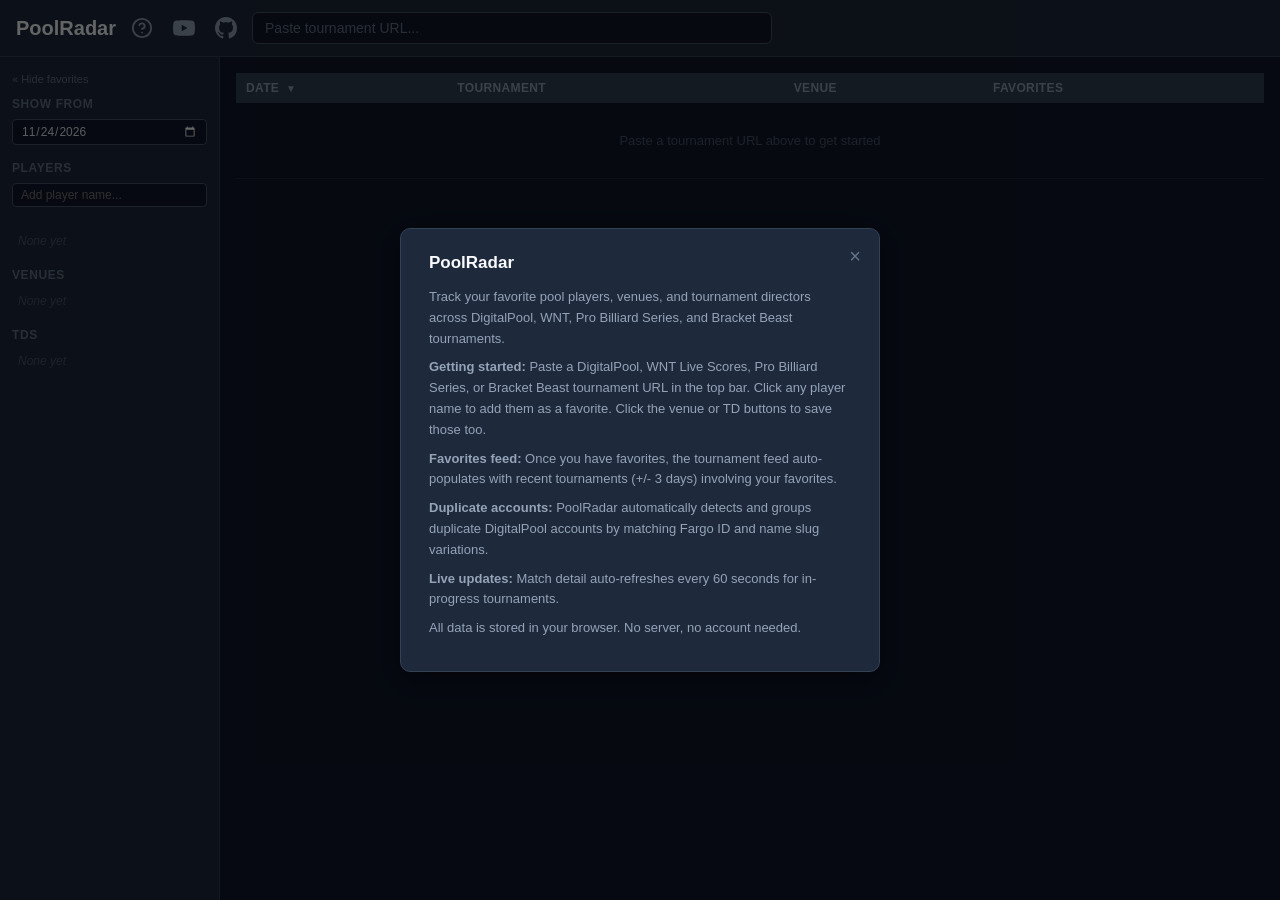
<file: index.html>
<!DOCTYPE html>
<html lang="en">
<head>
<meta charset="UTF-8">
<meta name="viewport" content="width=device-width, initial-scale=1.0">
<title>PoolRadar</title>
<meta property="og:type" content="website">
<meta property="og:title" content="PoolRadar">
<meta property="og:description" content="Track pool players and match results across DigitalPool, WNT, Pro Billiard Series, and Bracket Beast tournaments.">
<meta property="og:url" content="https://slyfox3.github.io/PoolRadar/">
<meta property="og:site_name" content="PoolRadar">
<meta property="og:image" content="https://slyfox3.github.io/PoolRadar/previews/preview.png">
<meta property="og:image:secure_url" content="https://slyfox3.github.io/PoolRadar/previews/preview.png">
<meta property="og:image:type" content="image/png">
<meta property="og:image:width" content="600">
<meta property="og:image:height" content="315">
<meta property="og:image:alt" content="PoolRadar">
<meta name="twitter:card" content="summary_large_image">
<meta name="twitter:title" content="PoolRadar">
<meta name="twitter:description" content="Track pool players and match results across DigitalPool, WNT, Pro Billiard Series, and Bracket Beast tournaments.">
<meta name="twitter:image" content="https://slyfox3.github.io/PoolRadar/previews/preview.png">
<link rel="icon" href="data:image/svg+xml,<svg xmlns='http://www.w3.org/2000/svg' viewBox='0 0 32 32'><defs><clipPath id='b'><circle cx='16' cy='16' r='14'/></clipPath></defs><circle cx='16' cy='16' r='14' fill='%23ffffff'/><rect x='0' y='9' width='32' height='14' fill='%23fbbf24' clip-path='url(%23b)'/><ellipse cx='16' cy='16' rx='7' ry='6' fill='%23ffffff'/><text x='16' y='20' text-anchor='middle' font-size='12' font-weight='700' font-family='Arial,sans-serif' fill='%23000000'>9</text><circle cx='16' cy='16' r='14' fill='none' stroke='%2394a3b8' stroke-width='0.4'/></svg>">
<script>
// If a tournament slug is in the URL, hide the feed section immediately via CSS
// to prevent the tournament list table header from flashing before JS takes over.
// Uses a class on <html> so the init code can remove it later when navigating back.
var _qs = new URLSearchParams(window.location.search);
if (_qs.has('digitalpool') || _qs.has('wnt') || _qs.has('bracketbeast')) {
  document.documentElement.classList.add('slug-loading');
}
</script>
<style>
*, *::before, *::after { box-sizing: border-box; }
body { font-family: -apple-system, BlinkMacSystemFont, 'Segoe UI', sans-serif; margin: 0; padding: 0; background: #0f172a; color: #e2e8f0; font-size: 14px; }
a { color: #60a5fa; text-decoration: none; }
a:hover { text-decoration: underline; }
button { font-family: inherit; font-size: inherit; }

/* Header */
.header { display: flex; align-items: center; gap: 10px; padding: 12px 16px; background: #1e293b; border-bottom: 1px solid #334155; }
.header h1 { margin: 0; font-size: 20px; color: #f8fafc; flex-shrink: 0; }
.header-spacer { flex: 1; }
.header .url-input { flex: 1; min-width: 0; max-width: 520px; padding: 7px 12px; border: 1px solid #475569; border-radius: 6px; background: #0f172a; color: #e2e8f0; font-size: 14px; }
.header .url-input::placeholder { color: #64748b; }
.header .url-input:focus { outline: none; border-color: #60a5fa; }
.help-icon, .gh-icon, .yt-icon { display: inline-flex; align-items: center; justify-content: center; width: 32px; height: 32px; background: none; border: none; cursor: pointer; padding: 0; color: #94a3b8; transition: color 0.15s; flex-shrink: 0; }
.help-icon:hover, .gh-icon:hover, .yt-icon:hover { color: #f8fafc; }
.help-icon svg, .gh-icon svg, .yt-icon svg { width: 22px; height: 22px; }

/* Modal */
.modal-overlay { position: fixed; inset: 0; background: rgba(0,0,0,0.6); display: flex; align-items: center; justify-content: center; z-index: 1000; }
.modal-overlay.hidden { display: none; }
.modal { background: #1e293b; border: 1px solid #334155; border-radius: 10px; padding: 24px 28px; max-width: 480px; width: 90%; max-height: 80vh; overflow-y: auto; box-shadow: 0 8px 30px rgba(0,0,0,0.4); position: relative; }
.modal h2 { margin: 0 0 14px 0; font-size: 17px; color: #f8fafc; }
.modal p { margin: 8px 0; font-size: 13px; color: #94a3b8; line-height: 1.6; }
.modal-close { position: absolute; top: 12px; right: 14px; background: none; border: none; font-size: 20px; color: #64748b; cursor: pointer; padding: 4px; }
.modal-close:hover { color: #f8fafc; }

/* Layout */
.app { display: flex; height: calc(100vh - 57px); }
.sidebar { width: 220px; min-width: 220px; background: #1e293b; border-right: 1px solid #334155; overflow-y: auto; padding: 12px; flex-shrink: 0; transition: width 0.15s, min-width 0.15s, padding 0.15s; }
.sidebar.collapsed { width: 0; min-width: 0; padding: 0; overflow: hidden; border-right: none; }
.sidebar-toggle { background: none; border: none; color: #64748b; cursor: pointer; font-size: 11px; padding: 4px 0; margin-bottom: 8px; display: block; width: 100%; text-align: left; }
.sidebar-toggle:hover { color: #e2e8f0; }
.sidebar-expand { display: none; background: #1e293b; border: none; border-right: 1px solid #334155; color: #fbbf24; cursor: pointer; padding: 8px 6px; font-size: 16px; flex-shrink: 0; }
.sidebar-expand:hover { background: #334155; }
.sidebar-expand.visible { display: block; }

/* Date range */
.date-pickers input[type="date"] { background: #0f172a; border: 1px solid #475569; border-radius: 4px; color: #e2e8f0; padding: 4px 8px; font-size: 12px; font-family: inherit; width: 100%; }
.date-pickers input[type="date"]:focus { outline: none; border-color: #60a5fa; }
.date-pickers input[type="date"]::-webkit-calendar-picker-indicator { filter: invert(1.0); cursor: pointer; }
.main { flex: 1; overflow-y: auto; padding: 16px; min-width: 0; }

/* Sidebar */
.sidebar h3 { margin: 0 0 8px 0; font-size: 12px; text-transform: uppercase; letter-spacing: 0.05em; color: #64748b; }
.fav-section { margin-bottom: 16px; }
.fav-item { display: flex; align-items: center; gap: 6px; padding: 4px 6px; border-radius: 4px; font-size: 13px; color: #cbd5e1; }
.fav-item:hover { background: #334155; }
.fav-item.selected { background: #1e3a5f; border-left: 2px solid #fbbf24; padding-left: 4px; }
.fav-item .fav-name { cursor: pointer; }
.fav-item .fav-name { flex: 1; min-width: 0; overflow: hidden; text-overflow: ellipsis; white-space: nowrap; }
.fav-item .fav-nick { color: #64748b; font-size: 11px; }
.fav-item { position: relative; }
.fav-card { display: none; position: fixed; background: #1e293b; border: 1px solid #475569; border-radius: 6px; padding: 8px 10px; font-size: 11px; color: #94a3b8; line-height: 1.6; white-space: nowrap; z-index: 1000; box-shadow: 0 4px 12px rgba(0,0,0,0.4); pointer-events: none; }
.fav-card .fc-label { color: #64748b; }
.fav-card .fc-value { color: #cbd5e1; }
.fav-remove { background: none; border: none; color: #64748b; cursor: pointer; padding: 0 2px; font-size: 14px; flex-shrink: 0; }
.fav-remove:hover { color: #f87171; }
.fav-star { color: #fbbf24; flex-shrink: 0; font-size: 12px; }
.fav-empty { font-size: 12px; color: #475569; font-style: italic; padding: 4px 6px; }
.add-player-row { margin-bottom: 6px; }
.add-player-row input { width: 100%; padding: 4px 8px; border: 1px solid #475569; border-radius: 4px; background: #0f172a; color: #e2e8f0; font-size: 12px; font-family: inherit; }
.add-player-row input:focus { outline: none; border-color: #60a5fa; }
.add-player-status { font-size: 11px; margin-top: 3px; min-height: 14px; }
.add-player-status.error { color: #f87171; }
.add-player-status.success { color: #4ade80; }
.add-player-status.loading { color: #60a5fa; }

/* Mobile favorites toggle */
.mobile-fav-toggle { display: none; padding: 10px 16px; background: #1e293b; border-bottom: 1px solid #334155; cursor: pointer; font-size: 13px; color: #94a3b8; }
.mobile-fav-toggle:hover { background: #334155; }

/* Tournament Feed */
.feed-table { width: 100%; border-collapse: collapse; margin-bottom: 16px; }
.feed-table th { background: #334155; color: #94a3b8; text-align: left; padding: 8px 10px; font-size: 12px; text-transform: uppercase; letter-spacing: 0.03em; cursor: pointer; user-select: none; white-space: nowrap; }
.feed-table th:hover { background: #475569; color: #e2e8f0; }
.feed-table th .sort-arrow { font-size: 10px; margin-left: 3px; }
.feed-table td { padding: 8px 10px; border-bottom: 1px solid #1e293b; font-size: 13px; cursor: pointer; }
.feed-table tr:hover td { background: #1e293b; }
.feed-table tr.active td { background: #1e3a5f; }
.feed-table .fav-names { font-size: 12px; }
/* The tour's mark, at the head of every row that came from it. Inlined as a
   data URI the way graph.html carries the Taiwan flag: it is a page asset, not
   a network round trip, and at 1.5KB it costs less than the request would.
   Sized in em off the cell's own text so it sits on the date's baseline and
   scales with it; the ratio matches the artwork's 146.5x55.31 viewBox, so
   background-size: contain never letterboxes it. The artwork is white and
   assumes a dark row, which is what it gets. */
.wnt-mark { display: inline-block; width: 3.18em; height: 1.2em; margin-right: 6px;
  vertical-align: -0.265em; background-repeat: no-repeat; background-position: left center;
  background-size: contain; background-image: url("data:image/svg+xml,%3Csvg xmlns='http://www.w3.org/2000/svg' viewBox='0 0 146.5 55.31'%3E%3Cdefs%3E%3Cstyle%3E .cls-1 { fill: %23fff; } .cls-2 { fill: %23ee342a; } %3C/style%3E%3C/defs%3E%3Cg%3E%3Cg%3E%3Cpolygon class='cls-1' points='56.27 15.35 44.05 40.84 39.08 15.35 28.21 15.35 15.52 40.84 10.95 15.35 0 15.35 7.81 55.31 18.44 55.31 31.37 29.89 36.75 55.31 47.3 55.31 67.14 15.35 56.27 15.35'/%3E%3Cpath class='cls-1' d='M91.32,14.55c-2.29,0-4.45.47-6.47,1.4-2.02.93-3.79,2.22-5.3,3.88l.63-4.48h-10.87l-5.62,39.96h10.95l3.07-21.82c.47-3.36,1.56-5.8,3.27-7.31,1.7-1.52,3.6-2.28,5.67-2.28,2.45,0,4.19.73,5.21,2.2,1.02,1.47,1.34,3.56.96,6.27l-3.22,22.94h11.11l3.43-24.38c.73-5.17-.04-9.19-2.3-12.07-2.26-2.88-5.76-4.32-10.5-4.32Z'/%3E%3Cpolygon class='cls-1' points='69.31 15.35 69.31 15.35 69.31 15.34 69.31 15.35'/%3E%3Cpath class='cls-1' d='M127.98,0l-11.79,5.99-1.31,9.35h-10.24c.54.49,1.04,1.03,1.51,1.62,1.74,2.21,2.78,4.93,3.1,8.12l.06.09h4.19l-1.8,12.79c-.46,3.25-.56,5.98-.31,8.19.25,2.21.94,4,2.09,5.36,1.14,1.36,2.74,2.33,4.79,2.92,2.05.59,4.67.88,7.87.88h1.6l1.44-10.23c-1.71,0-3.04-.08-4-.24-.96-.16-1.66-.49-2.1-1-.44-.51-.67-1.24-.69-2.2-.02-.96.07-2.21.29-3.76l1.79-12.71h7.51l1.38-9.83h-7.51l2.16-15.35Z'/%3E%3Cpath class='cls-2' d='M144.91,45.46c-1.06-1.06-2.44-1.59-4.14-1.59s-3.07.53-4.1,1.59c-1.04,1.06-1.55,2.44-1.55,4.14s.52,3.07,1.55,4.1c1.04,1.04,2.4,1.55,4.1,1.55s3.08-.52,4.14-1.55c1.06-1.04,1.59-2.4,1.59-4.1s-.53-3.08-1.59-4.14Z'/%3E%3C/g%3E%3C/g%3E%3C/svg%3E"); }
/* Font-only approximation of Predator's custom wordmark. DIN Condensed Bold
   was the closest of 52 built-in Latin faces against the supplied reference. */
.pbs-mark { display: inline-block; width: 5.5em; height: 1.2em; margin-right: 6px;
  vertical-align: -0.265em; color: #f3c81a; white-space: nowrap; }
.pbs-mark > span { display: inline-block; font-family: "DIN Condensed", "Arial Narrow", Impact, Arial, sans-serif;
  font-size: 1em; font-weight: 700; line-height: 1.2; letter-spacing: -0.030cm;
  transform: skewX(-14deg) scaleX(1.67); transform-origin: left center; }
.feed-section-collapsed { display: none; }
.slug-loading #feed-section { display: none; }
.back-to-list { background: none; border: none; color: #64748b; cursor: pointer; font-size: 12px; padding: 0 0 8px 0; font-family: inherit; }
.back-to-list:hover { color: #e2e8f0; }

/* Match Detail */
.match-detail { background: #1e293b; border-radius: 8px; padding: 16px; border: 1px solid #334155; }
.match-header { margin-bottom: 12px; }
.match-title { font-size: 17px; font-weight: 700; color: #f8fafc; margin: 0 0 4px 0; }
.match-meta { font-size: 12px; color: #94a3b8; margin-bottom: 4px; }
.match-actions { display: flex; flex-wrap: wrap; gap: 8px; align-items: center; margin-top: 8px; }
.match-actions .refresh-timer { font-size: 11px; color: #64748b; margin-left: auto; }

/* Buttons */
.btn { display: inline-flex; align-items: center; gap: 4px; padding: 4px 10px; border-radius: 4px; border: 1px solid #475569; background: #334155; color: #cbd5e1; cursor: pointer; font-size: 12px; white-space: nowrap; }
.btn:hover { background: #475569; color: #f8fafc; }
.btn-fav { border-color: #854d0e; background: #422006; color: #fbbf24; }
.btn-fav:hover { background: #854d0e; }
.btn-link { border: none; background: none; color: #60a5fa; padding: 4px 6px; }
.btn-link:hover { color: #93bbfd; background: none; text-decoration: underline; }

/* Toggle buttons */
.toggle-group { display: inline-flex; border: 1px solid #475569; border-radius: 5px; overflow: hidden; }
.toggle-btn { padding: 4px 10px; border: none; background: #1e293b; color: #94a3b8; cursor: pointer; font-size: 12px; }
.toggle-btn.active { background: #334155; color: #fbbf24; font-weight: 600; }
.toggle-btn:hover:not(.active) { background: #273549; }
.match-toggles { display: flex; gap: 10px; flex-wrap: wrap; margin-bottom: 12px; }

/* Player group */
.player-groups-grid { display: grid; grid-template-columns: repeat(auto-fill, minmax(280px, 1fr)); gap: 12px 16px; align-items: start; }
.player-group { background: #0f172a; border: 1px solid #334155; border-radius: 6px; padding: 8px 10px; transition: border-color 0.3s; overflow: hidden; }
.player-group.highlight { border-color: #60a5fa; animation: card-blink 1s ease-in-out 3; }
@keyframes card-blink { 0%, 100% { background: #0f172a; } 50% { background: #1e3a5f; } }
.match-opponent-link { cursor: pointer; }
.match-opponent-link:hover { text-decoration: underline; }
.player-group-header { display: flex; align-items: center; gap: 8px; margin-bottom: 6px; flex-wrap: wrap; }
.player-group-name { font-weight: 600; font-size: 14px; }
.player-group-name.is-fav { color: #fbbf24; }
.player-group-stats { font-size: 12px; color: #64748b; }
.player-group-members { font-size: 11px; color: #94a3b8; line-height: 1.5; margin: -2px 0 8px; overflow-wrap: anywhere; }
.player-group-member { display: flex; align-items: baseline; gap: 4px; }
.player-group-member .add-fav-btn, .player-group-member .remove-fav-btn { font-size: 12px; padding: 0; }
.player-group-member.is-fav { color: #fbbf24; }
.player-group-record { font-size: 12px; font-weight: 600; }
.record-w { color: #4ade80; }
.record-l { color: #f87171; }

/* Match rows — CSS grid so scores align across rows */
.match-rows { display: grid; grid-template-columns: max-content auto auto minmax(0, 1fr) auto 16px 8px 16px auto; column-gap: 0; align-items: center; font-size: 13px; }
.mr-video { padding-left: 6px; }
.mr-video a { display: inline-flex; align-items: center; justify-content: center; width: 14px; height: 10px; background: #dc2626; border-radius: 2px; color: #fff; text-decoration: none; font-size: 6px; line-height: 1; vertical-align: middle; }
.mr-video a:hover { background: #ef4444; }
.mr-video-hidden a { opacity: 0; }
.mr-video-hidden a:hover { opacity: 0.4; }
.match-num { padding-right: 6px; }
.match-vs-label { padding-left: 4px; padding-right: 4px; }
.match-opponent { padding-right: 6px; }
.mr-label { padding-left: 4px; padding-right: 1px; }
.mr-sep { padding: 0; }
.match-row { display: contents; }
.match-num { color: #64748b; font-size: 11px; text-align: right; padding: 3px 0; white-space: nowrap; }
.match-vs-label { color: #64748b; font-size: 11px; }
.match-opponent { overflow: hidden; text-overflow: ellipsis; white-space: nowrap; }
.match-opponent.is-fav { color: #fbbf24; }
.match-opp-rating { color: #64748b; font-size: 11px; }
.mr-label { font-weight: 700; font-size: 12px; text-align: right; font-family: 'SF Mono', 'Menlo', 'Consolas', 'Liberation Mono', monospace; padding-right: 5px; }
.mr-s1 { font-size: 12px; text-align: right; font-variant-numeric: tabular-nums; }
.mr-sep { font-size: 12px; text-align: center; }
.mr-s2 { font-size: 12px; text-align: left; font-variant-numeric: tabular-nums; }
.mr-win { color: #4ade80; }
.mr-loss { color: #f87171; }
.fm-loser { opacity: 0.45; }
.mr-live { color: #60a5fa; animation: blink 3s ease-in-out infinite; }
.mr-none { color: #64748b; }
/* Scheduled start time shown in place of a score — spans the 4 score columns */
.mr-sched { grid-column: span 4; text-align: right; white-space: nowrap; font-size: 11px; color: #94a3b8; padding-left: 6px; padding-right: 5px; }

/* Player list grid for future events */
.player-list-grid { columns: 200px auto; column-gap: 16px; }
.player-list-item { display: flex; align-items: center; gap: 4px; padding: 3px 0; font-size: 13px; white-space: nowrap; overflow: hidden; break-inside: avoid; }
.next-plays { margin-top: 8px; border-top: 1px solid #334155; padding: 6px 8px; font-size: 12px; color: #64748b; }
.next-plays .np-item { display: block; margin: 2px 0; }
.next-plays .np-prefix { font-family: 'SF Mono', 'Menlo', 'Consolas', monospace; color: #475569; margin-right: 4px; }
.blocker-section { margin-top: 8px; border-top: 1px solid #334155; padding: 6px 8px; font-size: 12px; color: #64748b; }
.blocker-entry { margin: 2px 0; }
.blocker-child { margin: 2px 0 2px 22px; color: #64748b; }
/* Generic switch used by the Blockers and Now playing toggles */
.toggle-switch { display: inline-flex; align-items: center; gap: 6px; margin-left: 10px; cursor: pointer; font-size: 12px; color: #94a3b8; user-select: none; }
.toggle-switch .switch-track { width: 30px; height: 15px; border-radius: 8px; background: #475569; position: relative; transition: background 0.25s ease; flex-shrink: 0; }
.toggle-switch.active .switch-track { background: #22c55e; }
.toggle-switch .switch-knob { width: 11px; height: 11px; border-radius: 50%; background: #fff; position: absolute; top: 2px; left: 2px; transition: left 0.25s ease; box-shadow: 0 1px 3px rgba(0,0,0,0.3); }
.toggle-switch.active .switch-knob { left: 17px; }
.toggle-switch.active .switch-label { color: #fff; }
.toggle-switch .switch-count { color: #64748b; }
.toggle-switch.is-empty { opacity: 0.5; }
/* Filter chips — the active country, and any players added on top of it */
.filter-chip { display: inline-flex; align-items: center; gap: 6px; margin-left: 10px; padding: 2px 4px 2px 9px; border-radius: 12px; background: #1e293b; border: 1px solid #334155; font-size: 12px; color: #e2e8f0; }
.filter-chip .cc-count { color: #64748b; }
.filter-chip .cc-clear { background: none; border: none; color: #64748b; font-size: 15px; line-height: 1; cursor: pointer; padding: 0 4px; }
.filter-chip .cc-clear:hover { color: #e2e8f0; }
/* Cards shown despite the filter, because an opponent link led to them */
.player-group.is-pinned { border-style: dashed; border-color: #475569; }
.pin-tag { margin-left: auto; background: none; border: 1px solid #334155; border-radius: 10px; color: #64748b; font-size: 10px; line-height: 1.6; padding: 0 6px; cursor: pointer; white-space: nowrap; }
.pin-tag:hover { color: #e2e8f0; border-color: #64748b; }
.filter-empty { text-align: center; padding: 20px; color: #64748b; }
.filter-empty button { background: none; border: none; color: #60a5fa; font-size: inherit; cursor: pointer; padding: 0; text-decoration: underline; }
.registered-players-section { margin-bottom: 12px; border: 1px solid #334155; border-radius: 6px; overflow: hidden; }
.registered-players-header { padding: 8px 12px; background: #1e293b; cursor: pointer; font-size: 13px; color: #94a3b8; user-select: none; }
.registered-players-header:hover { background: #334155; }
.registered-players-body { padding: 8px 12px; }

/* Flat match grid (by match#) */
/* The two score columns grow past 16px when a scheduled time spans them, so a
   long label ("Aug 9 10:00am") widens the block instead of spilling over the
   neighbours. Growth lands outside the digits, which stay tight to the dash. */
.flat-matches { display: inline-grid; grid-template-columns: 28px auto auto auto auto minmax(16px, auto) 8px minmax(16px, auto) auto auto auto; column-gap: 0; align-items: stretch; font-size: 13px; }
.flat-match .fm-round { color: #64748b; font-size: 11px; padding-right: 6px; white-space: nowrap; font-family: 'SF Mono', 'Menlo', 'Consolas', 'Liberation Mono', monospace; }
.flat-match > * { display: flex; align-items: center; }
.flat-match { display: contents; }
.flat-match .fm-num { color: #64748b; font-size: 11px; text-align: right; padding-right: 6px; }
.flat-match > * { border-bottom: 1px solid #334155; padding: 5px 0; }
.flat-match .fm-p1, .flat-match .fm-p2 { overflow: hidden; text-overflow: ellipsis; white-space: nowrap; }
.flat-match .fm-winner { font-weight: 700; color: #fbbf24; }
.flat-match .fm-add { }
.flat-match .fm-rating { color: #64748b; font-size: 11px; }
.flat-match .fm-status { text-align: center; font-size: 11px; white-space: nowrap; padding-right: 4px; }
/* Cells here are flex containers, so text-align is inert on them — the score
   parts have to be packed with justify-content to stay tight to the dash. */
.flat-match .mr-s1 { justify-content: flex-end; }
.flat-match .mr-sep { justify-content: center; }
.flat-match .mr-s2 { justify-content: flex-start; }
/* A scheduled time takes the score columns only, never the table column, so it
   lines up with the scores above it and leaves T5/T3 aligned in their own column. */
.flat-match .mr-sched { grid-column: span 3; justify-content: center; }
.flat-match .fm-p1 { padding-right: 4px; }
.flat-match .fm-p2 { padding-left: 4px; }
.flat-match .fm-tbd { color: #475569; font-style: italic; font-size: 11px; white-space: nowrap; }
.flat-match .fm-tbd-prefix { margin-right: 6px; }
.flat-match .fm-tbd-name { color: #64748b; }

/* Add-fav button inline */
.add-fav-btn { background: none; border: none; color: #475569; cursor: pointer; padding: 0 2px; font-size: 13px; }
.add-fav-btn:hover { color: #fbbf24; }
.remove-fav-btn { background: none; border: none; color: #fbbf24; cursor: pointer; padding: 0 2px; font-size: 13px; }
.remove-fav-btn:hover { color: #f87171; }

/* Status */
.status-msg { padding: 10px; border-radius: 6px; font-size: 13px; margin-bottom: 12px; }
.status-error { background: #7f1d1d; color: #fca5a5; }
.status-info { background: #1e3a5f; color: #93c5fd; }
.empty-state { text-align: center; padding: 60px 20px; color: #475569; }
.empty-state p { margin: 8px 0; }

/* Loading */
@keyframes spin { to { transform: rotate(360deg); } }
@keyframes blink { 0%, 100% { opacity: 1; } 50% { opacity: 0.5; } }
.spinner { display: inline-block; width: 14px; height: 14px; border: 2px solid #334155; border-top-color: #60a5fa; border-radius: 50%; animation: spin 0.6s linear infinite; vertical-align: middle; }

/* Responsive */
@media (max-width: 768px) {
  .header { flex-wrap: wrap; gap: 8px; }
  .header h1 { font-size: 17px; }
  .header .url-input { order: 10; flex-basis: 100%; max-width: none; }
  .app { flex-direction: column; }
  .sidebar { display: none; width: 100%; min-width: 0; border-right: none; border-bottom: 1px solid #334155; max-height: 40vh; }
  /* Collapsed leaves a zero-width but full-height block on mobile; hide it outright */
  .sidebar.collapsed { display: none; }
  .sidebar.mobile-open { display: block; width: 100%; min-width: 0; padding: 12px; overflow-y: auto; }
  .sidebar-expand, .sidebar-expand.visible { display: none; }
  .mobile-fav-toggle { display: block; }
  .flat-match { font-size: 12px; }
  .flat-match .fm-place { display: none; }
  .fav-card { left: 0; top: 100%; margin-left: 0; margin-top: 4px; }
  .venue-col { display: none; }
}
.nav-back-pill { position: fixed; bottom: calc(88px + env(safe-area-inset-bottom)); right: 24px; background: #1e293b; border: 1px solid #334155; border-radius: 20px; padding: 8px 16px; color: #60a5fa; font-size: 13px; cursor: pointer; display: none; align-items: center; gap: 6px; z-index: 999; box-shadow: 0 4px 12px rgba(0,0,0,0.4); transition: opacity 0.2s; min-height: 44px; }
.nav-back-pill:hover { background: #334155; }
.nav-back-pill svg { width: 14px; height: 14px; flex-shrink: 0; }
.nav-back-pill .nav-back-dismiss { background: none; border: none; color: #64748b; font-size: 16px; cursor: pointer; padding: 0 0 0 4px; line-height: 1; }
.nav-back-pill .nav-back-dismiss:hover { color: #e2e8f0; }

/* Floating player search */
.player-search-fab { position: fixed; bottom: calc(24px + env(safe-area-inset-bottom)); right: 24px; width: 52px; height: 52px; border-radius: 50%; background: #2563eb; border: none; color: #fff; display: none; align-items: center; justify-content: center; cursor: pointer; z-index: 998; box-shadow: 0 4px 14px rgba(0,0,0,0.5); -webkit-tap-highlight-color: transparent; }
.player-search-fab.visible { display: flex; }
.player-search-fab:hover { background: #3b82f6; }
.player-search-fab svg { width: 22px; height: 22px; }
.player-list-item.registered-team { display: block; white-space: normal; }
.registered-team-title { display: flex; align-items: center; gap: 4px; }
.player-list-item.highlight { animation: card-blink 1s ease-in-out 3; border-radius: 4px; }
/* Country flag — emoji, so no assets. Nudged down to sit on the text baseline. */
.pf { margin-right: 4px; font-size: 14.3px; line-height: 1; vertical-align: -0.06em; }
/* Taiwan is drawn from an inlined SVG: Windows renders no flag emoji at all,
   and iOS hides this one in some regions. A white silhouette of the blossom
   sits behind the emblem, stroked so it reaches just past the blue outline —
   without it the dark blue trace vanishes against the dark page. Cropped to
   the artwork and sized 30% over the emoji footprint. */
.flag-img { display: inline-block; background-position: center; background-size: contain; background-repeat: no-repeat; width: 1.36em; height: 0.91em; vertical-align: -0.08em; }
.flag-tw { width: 0.9em; height: 0.9em; vertical-align: -0.05em; background-image: url("data:image/svg+xml,%3Csvg xmlns='http://www.w3.org/2000/svg' viewBox='-8.7 -21 531.4 531.9'%3E%3Cg transform='matrix(1.0350939,0,0,1.0479042,-208.77414,-69.356587)'%3E%3Cpath d='m 686.676,277.504 c 0,-66.792 -51.373,-121.569 -116.787,-126.915 -17.61,-49.223 -64.67,-84.403 -119.9,-84.403 -55.257,0 -102.275,35.181 -119.886,84.403 -65.415,5.346 -116.814,60.123 -116.814,126.915 0,39.217 17.776,74.315 45.695,97.659 -2.536,9.991 -3.873,20.492 -3.873,31.267 0,70.334 57.009,127.356 127.356,127.356 24.805,0 47.955,-7.083 67.522,-19.36 19.568,12.277 42.691,19.36 67.536,19.36 70.32,0 127.344,-57.022 127.344,-127.356 0,-10.774 -1.339,-21.275 -3.874,-31.267 27.906,-23.344 45.681,-58.441 45.681,-97.659 z' fill='%23fff' stroke='%23fff' stroke-width='40' stroke-linejoin='round' /%3E%3Cg clip-rule='evenodd' fill-rule='evenodd'%3E%3Cpath d='m 686.676,277.504 c 0,-66.792 -51.373,-121.569 -116.787,-126.915 -17.61,-49.223 -64.67,-84.403 -119.9,-84.403 -55.257,0 -102.275,35.181 -119.886,84.403 -65.415,5.346 -116.814,60.123 -116.814,126.915 0,39.217 17.776,74.315 45.695,97.659 -2.536,9.991 -3.873,20.492 -3.873,31.267 0,70.334 57.009,127.356 127.356,127.356 24.805,0 47.955,-7.083 67.522,-19.36 19.568,12.277 42.691,19.36 67.536,19.36 70.32,0 127.344,-57.022 127.344,-127.356 0,-10.774 -1.339,-21.275 -3.874,-31.267 27.906,-23.344 45.681,-58.441 45.681,-97.659 z' fill='%23ffffff' /%3E%3Cpath d='m 451.725,190.979 c -32.534,0 -58.923,26.402 -58.923,58.91 0,32.562 26.389,58.952 58.923,58.952 32.563,0 58.952,-26.39 58.952,-58.952 0,-32.508 -26.389,-58.91 -58.952,-58.91 z m -0.014,87.339 c -15.682,0 -28.4,-12.707 -28.4,-28.43 0,-15.668 12.719,-28.415 28.4,-28.415 15.71,0 28.442,12.746 28.442,28.415 10e-4,15.723 -12.732,28.43 -28.442,28.43 z' fill='%23003283' /%3E%3Cpath d='m 686.676,277.504 c 0,-66.792 -51.373,-121.569 -116.787,-126.915 -17.61,-49.223 -64.67,-84.403 -119.9,-84.403 -55.257,0 -102.275,35.181 -119.886,84.403 -65.415,5.346 -116.814,60.123 -116.814,126.915 0,39.217 17.776,74.315 45.695,97.659 -2.536,9.991 -3.873,20.492 -3.873,31.267 0,70.334 57.009,127.356 127.356,127.356 24.805,0 47.955,-7.083 67.522,-19.36 19.568,12.277 42.691,19.36 67.536,19.36 70.32,0 127.344,-57.022 127.344,-127.356 0,-10.774 -1.339,-21.275 -3.874,-31.267 27.906,-23.344 45.681,-58.441 45.681,-97.659 z m -67.949,85.864 c 5.637,12.953 8.75,27.215 8.75,42.234 0,58.621 -47.5,106.108 -106.106,106.108 -26.403,0 -50.587,-9.66 -69.149,-25.617 -18.575,15.957 -42.732,25.617 -69.148,25.617 -58.621,0 -106.107,-47.487 -106.107,-106.108 0,-14.371 2.88,-28.069 8.048,-40.594 -29.931,-18.784 -49.857,-52.035 -49.857,-89.972 0,-58.607 47.486,-106.107 106.094,-106.107 2.205,0 4.354,0.042 6.504,0.221 11.629,-45.985 53.273,-80.007 102.854,-80.007 49.566,0 91.21,34.022 102.84,80.007 2.149,-0.179 4.342,-0.221 6.505,-0.221 58.607,0 106.106,47.5 106.106,106.107 0,36.821 -18.823,69.301 -47.334,88.332 z' fill='%23003283' /%3E%3Cpath d='m 651.797,277.752 c 0,-53.702 -43.488,-97.191 -97.19,-97.191 -3.06,0 -6.159,0.179 -9.177,0.427 -9.688,-43.448 -48.479,-75.873 -94.82,-75.873 -46.356,0 -85.134,32.425 -94.808,75.873 -3.004,-0.248 -6.063,-0.427 -9.122,-0.427 -53.702,0 -97.192,43.489 -97.192,97.191 0,35.912 19.499,67.273 48.533,84.101 -5.153,11.85 -8.019,24.846 -8.019,38.583 0,53.701 43.545,97.191 97.205,97.191 24.97,0 47.748,-9.439 64.973,-24.9 17.212,15.461 39.989,24.9 64.96,24.9 53.659,0 97.15,-43.49 97.15,-97.191 0,-14.248 -3.06,-27.808 -8.614,-40.044 27.699,-17.102 46.121,-47.707 46.121,-82.64 z m -62.615,76.521 c 8.792,13.435 13.917,29.462 13.917,46.687 0,47.128 -38.198,85.325 -85.312,85.325 -26.61,0 -50.312,-12.14 -65.965,-31.169 -15.655,19.029 -39.384,31.169 -65.952,31.169 -47.155,0 -85.354,-38.197 -85.354,-85.325 0,-16.716 4.823,-32.342 13.132,-45.516 -30.537,-12.968 -51.979,-43.284 -51.979,-78.547 0,-47.155 38.198,-85.354 85.354,-85.354 6.711,0 13.285,0.812 19.595,2.288 4.438,-42.939 40.734,-76.439 84.858,-76.439 43.917,0 80.089,33.197 84.788,75.873 5.513,-1.116 11.189,-1.722 17.005,-1.722 47.113,0 85.313,38.198 85.313,85.354 10e-4,34.272 -20.201,63.817 -49.4,77.376 z' fill='%23e41f20' /%3E%3Cg fill='%23ffffff'%3E%3Cpath d='m 444.684,217.464 h 14.814 l -7.056,-22.558 z' /%3E%3Cpath d='m 429.402,225.346 12.829,-7.4 -17.418,-16.068 z' /%3E%3Cpath d='m 420.1,239.815 7.414,-12.87 -23.082,-5.169 z' /%3E%3Cpath d='m 419.288,256.958 v -14.814 l -22.572,7.055 z' /%3E%3Cpath d='m 427.169,272.239 -7.414,-12.829 -16.012,17.404 z' /%3E%3Cpath d='m 441.611,281.542 -12.816,-7.401 -5.209,23.082 z' /%3E%3Cpath d='m 458.767,282.369 h -14.813 l 7.069,22.558 z' /%3E%3Cpath d='m 474.078,274.485 -12.858,7.401 17.433,16.026 z' /%3E%3Cpath d='m 483.337,260.017 -7.386,12.829 23.109,5.168 z' /%3E%3Cpath d='m 484.164,242.874 v 14.814 l 22.599,-7.055 z' /%3E%3Cpath d='m 476.323,227.592 7.4,12.83 16.027,-17.405 z' /%3E%3Cpath d='m 461.854,218.291 12.829,7.399 5.167,-23.082 z' /%3E%3C/g%3E%3C/g%3E%3Cpath d='m 409.544,366.854 c 0,-20.754 -16.784,-37.552 -37.551,-37.552 -20.753,0 -37.55,16.798 -37.55,37.552 0,20.752 16.797,37.551 37.55,37.551 1.131,0 2.205,-0.042 3.28,-0.125 -0.083,-0.991 -0.124,-1.984 -0.124,-2.976 0,-1.116 0.041,-2.246 0.124,-3.321 -1.075,0.139 -2.149,0.179 -3.28,0.179 -17.266,0 -31.293,-13.999 -31.293,-31.308 0,-17.268 14.027,-31.309 31.293,-31.309 17.321,0 31.309,14.041 31.309,31.309 0,13.903 -9.04,25.658 -21.565,29.75 -0.221,1.518 -0.345,3.102 -0.345,4.7 0,0.646 0.041,1.294 0.054,1.888 16.179,-4.175 28.098,-18.851 28.098,-36.338 z' fill='%230083ce' /%3E%3Cpath d='m 572.301,366.854 c 0,20.752 -16.784,37.551 -37.551,37.551 -19.636,0 -35.73,-15.035 -37.413,-34.244 2.232,0.221 4.383,0.689 6.45,1.379 2.287,15.075 15.295,26.622 30.963,26.622 17.322,0 31.309,-13.999 31.309,-31.308 0,-17.268 -13.986,-31.309 -31.309,-31.309 -16.618,0 -30.22,13.008 -31.213,29.364 -2.024,-0.509 -4.092,-0.854 -6.2,-1.033 1.503,-19.332 17.694,-34.574 37.413,-34.574 20.767,10e-4 37.551,16.799 37.551,37.552 z' fill='%23e61446' /%3E%3Cpath d='m 525.326,403.192 c -0.992,16.439 -14.595,29.42 -31.268,29.42 -17.268,0 -31.281,-14.015 -31.281,-31.308 0,-13.918 9.04,-25.673 21.554,-29.765 0.219,-1.544 0.343,-3.088 0.343,-4.686 0,-0.648 0,-1.295 -0.04,-1.944 -16.179,4.23 -28.127,18.907 -28.127,36.395 0,20.739 16.826,37.563 37.552,37.563 19.732,0 35.911,-15.24 37.469,-34.588 -2.152,-0.178 -4.219,-0.522 -6.202,-1.087 z m -31.268,-33.196 c 15.724,0 28.731,11.548 30.964,26.608 2.066,0.689 4.217,1.172 6.464,1.379 -1.682,-19.195 -17.791,-34.229 -37.428,-34.229 -1.075,0 -2.149,0.04 -3.226,0.123 0.084,0.992 0.084,1.985 0.084,2.978 0,1.115 -0.042,2.231 -0.124,3.307 1.075,-0.125 2.191,-0.166 3.266,-0.166 z' fill='%23009c45' /%3E%3Cpath d='m 450.14,404.28 c -1.529,19.348 -17.72,34.588 -37.44,34.588 -20.766,0 -37.55,-16.824 -37.55,-37.563 0,-17.487 11.919,-32.164 28.097,-36.395 0.042,0.649 0.056,1.296 0.056,1.944 0,1.598 -0.124,3.142 -0.344,4.686 -12.526,4.092 -21.566,15.847 -21.566,29.765 0,17.293 14.015,31.308 31.308,31.308 16.619,0 30.247,-12.98 31.24,-29.378 1.997,0.522 4.065,0.866 6.199,1.045 z m -40.719,-34.119 c 0.083,-1.075 0.124,-2.191 0.124,-3.307 0,-0.992 0,-1.985 -0.096,-2.978 1.074,-0.083 2.149,-0.123 3.251,-0.123 19.637,0 35.732,15.034 37.414,34.229 -2.232,-0.207 -4.396,-0.689 -6.463,-1.379 -2.26,-15.061 -15.242,-26.608 -30.951,-26.608 -1.102,10e-4 -2.204,0.042 -3.279,0.166 z' fill='%23f7b000' /%3E%3Cpath d='m 453.393,398.162 c -15.723,0 -28.704,-11.547 -30.963,-26.622 -2.068,-0.689 -4.217,-1.158 -6.464,-1.379 1.681,19.209 17.791,34.244 37.427,34.244 1.075,0 2.164,-0.042 3.252,-0.125 -0.096,-0.991 -0.139,-1.984 -0.139,-2.976 0,-1.116 0.069,-2.246 0.152,-3.321 -1.075,0.139 -2.15,0.179 -3.265,0.179 z m 0,-68.859 c -19.747,0 -35.925,15.242 -37.427,34.574 2.108,0.18 4.175,0.524 6.188,1.033 1.006,-16.356 14.606,-29.364 31.239,-29.364 17.281,0 31.28,14.041 31.28,31.309 0,13.903 -9.025,25.658 -21.538,29.75 -0.234,1.518 -0.358,3.102 -0.358,4.7 0,0.646 0,1.294 0.042,1.888 16.191,-4.176 28.139,-18.852 28.139,-36.338 0,-20.754 -16.839,-37.552 -37.565,-37.552 z' fill='%23000006' /%3E%3C/g%3E%3C/svg%3E"); }
/* WNT-only: players called to a table but not yet under way. */
.mr-called { color: #fbbf24; }
</style>
<link rel="stylesheet" href="player-search.css">
</head>
<body>

<div class="header">
  <h1>PoolRadar</h1>
  <button class="help-icon" onclick="document.getElementById('help-modal').classList.remove('hidden')" title="Help">
    <svg viewBox="0 0 24 24" fill="none" stroke="currentColor" stroke-width="2" stroke-linecap="round" stroke-linejoin="round"><circle cx="12" cy="12" r="10"/><path d="M9.09 9a3 3 0 0 1 5.83 1c0 2-3 3-3 3"/><line x1="12" y1="17" x2="12.01" y2="17"/></svg>
  </button>
  <button class="yt-icon" id="yt-login-btn" onclick="showYtCacheModal()" title="YouTube video cache">
    <svg viewBox="0 0 24 24" fill="currentColor"><path d="M23.5 6.2a3 3 0 0 0-2.1-2.1C19.5 3.5 12 3.5 12 3.5s-7.5 0-9.4.6A3 3 0 0 0 .5 6.2 31.9 31.9 0 0 0 0 12a31.9 31.9 0 0 0 .5 5.8 3 3 0 0 0 2.1 2.1c1.9.6 9.4.6 9.4.6s7.5 0 9.4-.6a3 3 0 0 0 2.1-2.1A31.9 31.9 0 0 0 24 12a31.9 31.9 0 0 0-.5-5.8zM9.5 15.6V8.4l6.3 3.6-6.3 3.6z"/></svg>
  </button>
  <a class="gh-icon" href="https://github.com/slyfox3/PoolRadar" target="_blank" title="GitHub">
    <svg viewBox="0 0 24 24" fill="currentColor"><path d="M12 0C5.37 0 0 5.37 0 12c0 5.31 3.435 9.795 8.205 11.385.6.105.825-.255.825-.57 0-.285-.015-1.23-.015-2.235-3.015.555-3.795-.735-4.035-1.41-.135-.345-.72-1.41-1.23-1.695-.42-.225-1.02-.78-.015-.795.945-.015 1.62.87 1.845 1.23 1.08 1.815 2.805 1.305 3.495.99.105-.78.42-1.305.765-1.605-2.67-.3-5.46-1.335-5.46-5.925 0-1.305.465-2.385 1.23-3.225-.12-.3-.54-1.53.12-3.18 0 0 1.005-.315 3.3 1.23.96-.27 1.98-.405 3-.405s2.04.135 3 .405c2.295-1.56 3.3-1.23 3.3-1.23.66 1.65.24 2.88.12 3.18.765.84 1.23 1.905 1.23 3.225 0 4.605-2.805 5.625-5.475 5.925.435.375.81 1.095.81 2.22 0 1.605-.015 2.895-.015 3.3 0 .315.225.69.825.57A12.02 12.02 0 0 0 24 12c0-6.63-5.37-12-12-12z"/></svg>
  </a>
  <input type="text" class="url-input" id="url-input" placeholder="Paste tournament URL..." />
</div>

<div id="help-modal" class="modal-overlay hidden" onclick="if(event.target===this)this.classList.add('hidden')">
  <div class="modal">
    <button class="modal-close" onclick="document.getElementById('help-modal').classList.add('hidden')">&times;</button>
    <h2>PoolRadar</h2>
    <p>Track your favorite pool players, venues, and tournament directors across DigitalPool, WNT, Pro Billiard Series, and Bracket Beast tournaments.</p>
    <p><strong>Getting started:</strong> Paste a DigitalPool, WNT Live Scores, Pro Billiard Series, or Bracket Beast tournament URL in the top bar. Click any player name to add them as a favorite. Click the venue or TD buttons to save those too.</p>
    <p><strong>Favorites feed:</strong> Once you have favorites, the tournament feed auto-populates with recent tournaments (+/- 3 days) involving your favorites.</p>
    <p><strong>Duplicate accounts:</strong> PoolRadar automatically detects and groups duplicate DigitalPool accounts by matching Fargo ID and name slug variations.</p>
    <p><strong>Live updates:</strong> Match detail auto-refreshes every 60 seconds for in-progress tournaments.</p>
    <p>All data is stored in your browser. No server, no account needed.</p>
  </div>
</div>

<div id="yt-cache-modal" class="modal-overlay hidden" onclick="if(event.target===this)this.classList.add('hidden')">
  <div class="modal">
    <button class="modal-close" onclick="document.getElementById('yt-cache-modal').classList.add('hidden')">&times;</button>
    <h2>YouTube Video Cache</h2>
    <div id="yt-cache-body"></div>
  </div>
</div>

<div class="mobile-fav-toggle" id="mobile-fav-toggle" onclick="toggleMobileFavs()">
  Favorites (<span id="mobile-fav-count">0</span>)
</div>

<div class="app">
  <button class="sidebar-expand" id="sidebar-expand" onclick="toggleSidebar()" title="Show favorites">&#9733;</button>
  <div class="sidebar" id="sidebar">
    <button class="sidebar-toggle" onclick="toggleSidebar()">&laquo; Hide favorites</button>
    <div class="fav-section">
      <h3>Show from</h3>
      <div class="date-pickers">
        <input type="date" id="date-from" onchange="setDateCustom()" />
      </div>
    </div>
    <div class="fav-section">
      <h3>Players</h3>
      <div class="add-player-row">
        <input type="text" id="add-player-input" placeholder="Add player name..." />
        <div id="add-player-status" class="add-player-status"></div>
      </div>
      <div id="fav-players"></div>
    </div>
    <div class="fav-section">
      <h3>Venues</h3>
      <div id="fav-venues"></div>
    </div>
    <div class="fav-section">
      <h3>TDs</h3>
      <div id="fav-tds"></div>
    </div>
  </div>
  <div class="main" id="main">
    <div id="status"></div>
    <div id="feed-section">
      <table class="feed-table" id="feed-table">
        <thead>
          <tr>
            <th data-col="date" onclick="sortFeed('date')">Date <span class="sort-arrow"></span></th>
            <th data-col="name" onclick="sortFeed('name')">Tournament <span class="sort-arrow"></span></th>
            <th class="venue-col" data-col="venue" onclick="sortFeed('venue')">Venue <span class="sort-arrow"></span></th>
            <th data-col="favs" onclick="sortFeed('favs')">Favorites <span class="sort-arrow"></span></th>
          </tr>
        </thead>
        <tbody id="feed-body"></tbody>
      </table>
    </div>
    <div id="detail-section" class="hidden"></div>
  </div>
</div>

<div class="nav-back-pill" id="nav-back-pill" role="button" aria-label="Navigate back" tabindex="0">
  <svg viewBox="0 0 24 24" fill="none" stroke="currentColor" stroke-width="2.5" stroke-linecap="round" stroke-linejoin="round"><path d="M19 12H5"/><path d="M12 19l-7-7 7-7"/></svg>
  <span id="nav-back-name"></span>
  <button class="nav-back-dismiss" id="nav-back-dismiss" aria-label="Dismiss">&times;</button>
</div>

<button class="player-search-fab" id="player-search-fab" aria-label="Search players" title="Search players (/)">
  <svg viewBox="0 0 24 24" fill="none" stroke="currentColor" stroke-width="2.5" stroke-linecap="round" stroke-linejoin="round"><circle cx="11" cy="11" r="7"/><path d="M20 20l-4.7-4.7"/></svg>
</button>

<div id="player-search-mount"></div>

<script src="bracket-algo.js"></script>
<script src="stream-mappings.js"></script>
<script src="bracketbeast.js"></script>
<script src="wbca-search.js"></script>
<script src="player-search.js"></script>
<script>
playerSearch.mountOverlay({hostId:'player-search-mount',overlayId:'player-search-overlay',inputId:'player-search-input',resultsId:'player-search-results',closeId:'player-search-close'});
</script>
<script>
(function() {
  'use strict';

  var GQL = 'https://api-cached.digitalpool.com/';
  var YT_WEBAPP_URL = 'https://script.google.com/macros/s/AKfycbwxMM4X-AGKCIOUTaahuXUwt-Qqgs3kYFTWhO5qfNnNHSnvaGRDN_YN9M11QwdjnB3h/exec';
  // Deployed wnt-proxy Worker. Empty until deployed; wnt-dev-proxy.py serves
  // the same routes off our own origin when running locally.
  var DATA_PROXY_REMOTE = 'https://wnt-proxy.slyfox3.workers.dev';
  var WNT_PROXY = (location.hostname === 'localhost' || location.hostname === '127.0.0.1')
    ? '/wnt' : (DATA_PROXY_REMOTE ? DATA_PROXY_REMOTE + '/wnt' : '');
  var PBS_PROXY = (location.hostname === 'localhost' || location.hostname === '127.0.0.1')
    ? '/pbs' : (DATA_PROXY_REMOTE ? DATA_PROXY_REMOTE + '/pbs' : '');
  var BRACKETBEAST_PROXY = (location.hostname === 'localhost' || location.hostname === '127.0.0.1')
    ? '/bracketbeast' : (DATA_PROXY_REMOTE ? DATA_PROXY_REMOTE + '/bracketbeast' : '');
  var CUESCORE_API = 'https://api.cuescore.com';

  // =====================================================
  // LocalStorage helpers
  // =====================================================
  var DEFAULT_FAVS = { players: [], venues: [], tds: [] };
  function loadFavs() {
    try {
      var stored = localStorage.getItem('poolradar_favs');
      if (!stored) return JSON.parse(JSON.stringify(DEFAULT_FAVS));
      return JSON.parse(stored) || JSON.parse(JSON.stringify(DEFAULT_FAVS));
    } catch(e) { return JSON.parse(JSON.stringify(DEFAULT_FAVS)); }
  }
  function saveFavs(f) { localStorage.setItem('poolradar_favs', JSON.stringify(f)); }
  var favs = loadFavs();

  // =====================================================
  // YouTube video cache — local storage + match scoring
  // =====================================================
  // Append-only video list cached in localStorage
  function loadVideoList() {
    try { return JSON.parse(localStorage.getItem('poolradar_yt_videos')) || []; }
    catch(e) { return []; }
  }
  function saveVideoList(list) {
    list.sort(function(a, b) { return (b.matchTime || 0) - (a.matchTime || 0); });
    try { localStorage.setItem('poolradar_yt_videos', JSON.stringify(list)); }
    catch(e) { /* quota exceeded — silently skip */ }
  }
  function mergeVideos(existing, newVids) {
    var seen = {};
    for (var i = 0; i < existing.length; i++) seen[existing[i].videoId] = i;
    var merged = existing.slice();
    for (var j = 0; j < newVids.length; j++) {
      var id = newVids[j].videoId;
      if (Object.prototype.hasOwnProperty.call(seen, id)) {
        Object.assign(merged[seen[id]], newVids[j]);
      } else {
        seen[id] = merged.length;
        merged.push(newVids[j]);
      }
    }
    return merged;
  }

  function tokenizeName(name) {
    // "Douglas (Doug) Dunn" → ["douglas", "doug", "dunn"]
    // Doubles names use / or \ between partners. Match each surname against
    // title tokens so a misspelled partner does not hide the whole team.
    return name.toLowerCase().replace(/[()/\\]/g, ' ').split(/\s+/).filter(function(t) { return t.length > 1; });
  }

  function scoreVideoMatch(p1Name, p2Name, title, matchStartTime, matchTable, videoMatchTime) {
    var titleLower = title.toLowerCase().replace(/[^\w\s]/g, ' ');
    var titleTokens = titleLower.split(/\s+/);
    var nameScore = 0;
    var names = [tokenizeName(p1Name), tokenizeName(p2Name)];
    for (var ni = 0; ni < names.length; ni++) {
      var tokens = names[ni];
      for (var ti = 0; ti < tokens.length; ti++) {
        if (titleTokens.indexOf(tokens[ti]) !== -1) { nameScore += 10; break; }
      }
    }
    var bonus = 0;
    // Time proximity: <10min = +15, <30min = +10, <60min = +5
    if (matchStartTime && videoMatchTime) {
      var timeDiff = Math.abs(new Date(matchStartTime).getTime() - videoMatchTime);
      if (timeDiff < 10 * 60000) bonus += 15;
      else if (timeDiff < 30 * 60000) bonus += 10;
      else if (timeDiff < 60 * 60000) bonus += 5;
    }
    // Table match: extract "table N" from title and compare
    if (matchTable) {
      var tableMatch = titleLower.match(/table\s+(\d+)/);
      if (tableMatch && matchTable.toLowerCase().indexOf(tableMatch[1]) !== -1) bonus += 10;
    }
    return { nameScore: nameScore, total: nameScore + bonus };
  }

  function isWbcaEventVideo(tournament, video) {
    return tournament && tournament.source === 'bracketbeast' &&
      (/^53\//.test(tournament.slug || '') || /\/tournament\/53\//.test(tournament.sourceUrl || '')) &&
      video.channelId === 'UCQWD_Dx7oVsWusPOTHuqqwA' &&
      /western\s+bca\b/i.test(video.title || '') && /\b2026\b/.test(video.title || '');
  }

  function scoreWbcaVideoMatch(match, video, tournament) {
    function nameKey(text) {
      return String(text || '').normalize('NFD').replace(/[\u0300-\u036f]/g, '')
        .toLowerCase().replace(/['’]/g, '').replace(/[^a-z0-9]+/g, ' ').trim();
    }
    // Only the contestants before the event name participate in name matching.
    var contestants = video.title.split(/\s+-\s+western\s+bca\b/i)[0].split(/\s+vs\.?\s+/i);
    if (contestants.length !== 2) return { nameScore: 0, total: 0 };
    var doubles = /^\s*(?:funday scotch doubles|scotch doubles)\b/i.test(tournament.divisionName || '');
    function teamHits(player, titleSide) {
      var partners = player.name.split(/[/\\]/).map(function(name) { return name.trim(); }).filter(Boolean);
      if (partners.length !== 2 && player.searchMembers && player.searchMembers.length === 2) {
        partners = player.searchMembers.map(function(member) { return member.name.split(/\s+/).slice(-1)[0]; });
      }
      if (partners.length !== 2) return 0;
      var remaining = ' ' + nameKey(titleSide) + ' ', hits = 0;
      partners.forEach(function(partner) {
        var key = ' ' + nameKey(partner) + ' ';
        if (remaining.indexOf(key) !== -1) {
          hits++;
          remaining = remaining.replace(key, ' '); // Turner/Turner needs two occurrences
        }
      });
      return hits;
    }
    function singlesHit(player, titleSide) {
      var key = nameKey(player.name), side = nameKey(titleSide);
      if (!side) return 0;
      if (key === side) return 3;
      var tokens = key.split(' '), titleTokens = side.split(' ');
      // A correct surname can survive a nickname or incorrect first name.
      if (titleTokens.indexOf(tokens[tokens.length - 1]) !== -1) return 2;
      return titleTokens.length === 1 && tokens.indexOf(side) !== -1 ? 1 : 0;
    }
    var hit = doubles ? teamHits : singlesHit;
    var orientations = [[contestants[0], contestants[1]], [contestants[1], contestants[0]]];
    var best = 0;
    orientations.forEach(function(sides) {
      var a = hit(match.p1, sides[0]), b = hit(match.p2, sides[1]);
      if (a && b) best = Math.max(best, a + b);
    });
    if (!best || (doubles && best < 3)) return { nameScore: 0, total: 0 };
    var time = match.startTime || match.scheduledTime;
    var timeDiff = time && video.matchTime ? Math.abs(Date.parse(time) - video.matchTime) : null;
    // Strong names allow operator timestamps to lag by up to two hours.
    // First-name-only singles still need the normal 30-minute window.
    var windowMs = (doubles || best >= 4 ? 120 : 30) * 60000;
    if (timeDiff != null && timeDiff > windowMs) return { nameScore: 0, total: 0 };
    var nameScore = doubles ? best * 10 : 20;
    var bonus = doubles ? 0 : best;
    if (timeDiff != null) {
      if (timeDiff < 10 * 60000) bonus += 15;
      else if (timeDiff < 30 * 60000) bonus += 10;
      else if (timeDiff < 60 * 60000) bonus += 5;
    }
    var matchTable = String(match.tableName || '').replace(/^Table\s*/i, '').trim();
    var titleTable = /\btable\s*[:#-]?\s*(\d+)\b/i.exec(video.title);
    var videoTable = String(video.tableNum || (titleTable && titleTable[1]) || '');
    if (matchTable && videoTable && Number(matchTable) === Number(videoTable)) bonus += 10;
    return { nameScore: nameScore, total: nameScore + bonus };
  }


  function bsearchVideoDesc(videos, targetMs) {
    var lo = 0, hi = videos.length;
    while (lo < hi) {
      var mid = (lo + hi) >> 1;
      var mt = videos[mid].matchTime;
      if (!mt || mt > targetMs) lo = mid + 1;
      else hi = mid;
    }
    return lo;
  }

  var cachedMatchRange = null;

  function getCachedMatchRange(matches, tournament) {
    if (!cachedMatchRange || cachedMatchRange._matches !== matches) {
      cachedMatchRange = getMatchDateRange(matches, tournament);
      if (cachedMatchRange) cachedMatchRange._matches = matches;
    }
    return cachedMatchRange;
  }

  function filterVideosForMatches(videos, matches, tournament) {
    var range = getCachedMatchRange(matches, tournament);
    if (!range) return videos;
    var lo = new Date(range.from).getTime() - RANGE_PAD_BEFORE;
    var hi = new Date(range.to).getTime() + RANGE_PAD_AFTER;
    var startIdx = bsearchVideoDesc(videos, hi);
    var dated = [];
    var undated = [];
    for (var i = startIdx; i < videos.length; i++) {
      var v = videos[i];
      if (!v.matchTime) { undated.push(v); continue; }
      if (v.matchTime < lo) break;
      dated.push(v);
    }
    for (var j = 0; j < startIdx; j++) {
      if (!videos[j].matchTime) undated.push(videos[j]);
    }
    return dated.concat(undated);
  }

  // Score all matches against the full accumulated video list, assign greedily
  function matchVideosToMatches(matches, videos, tournament) {
    var candidates = [];
    var usedVideos = {};
    for (var mi = 0; mi < matches.length; mi++) {
      var m = matches[mi];
      if (m.isBye || m.videoUrl || !m.p1 || !m.p2) continue;
      for (var vi = 0; vi < videos.length; vi++) {
        var wbcaVideo = isWbcaEventVideo(tournament, videos[vi]);
        // Skip videos too far in time (>30min) when both timestamps available
        if (!wbcaVideo && m.startTime && videos[vi].matchTime) {
          var td = Math.abs(new Date(m.startTime).getTime() - videos[vi].matchTime);
          if (td > 30 * 60000) continue;
        }
        var result = wbcaVideo ? scoreWbcaVideoMatch(m, videos[vi], tournament)
          : scoreVideoMatch(m.p1.name, m.p2.name, videos[vi].title, m.startTime, m.tableName, videos[vi].matchTime);
        if (result.nameScore >= 20) {
          candidates.push({ mi: mi, vi: vi, nameScore: result.nameScore, total: result.total });
        }
      }
    }
    candidates.sort(function(a, b) {
      return b.nameScore - a.nameScore || b.total - a.total;
    });
    var assignedMatches = {};
    var found = 0;
    for (var ci = 0; ci < candidates.length; ci++) {
      var c = candidates[ci];
      var vid = videos[c.vi].videoId;
      if (usedVideos[vid] || assignedMatches[c.mi]) continue;
      usedVideos[vid] = true;
      assignedMatches[c.mi] = true;
      matches[c.mi].videoUrl = 'https://www.youtube.com/watch?v=' + vid;

      found++;
    }
    return found;
  }

  function extractTableNum(s) {
    if (!s) return null;
    var text = String(s).trim();
    var m = /^\d+$/.test(text) ? [text, text] : text.match(/(?:table\s*)(\d+)/i);
    return m ? String(Number(m[1])) : null;
  }

  function extractVenueFromTitle(title) {
    // EvoSports format: "PLAYER vs PLAYER - VENUE NAME - TABLE N | EvoSports"
    var parts = title.split(/\s*[\-\|]\s*/);
    // Venue is typically the second-to-last segment before "EvoSports" or "TABLE N"
    for (var i = parts.length - 1; i >= 0; i--) {
      if (/table\s+\d+/i.test(parts[i])) continue;
      if (/evosports/i.test(parts[i])) continue;
      if (/\bvs\b/i.test(parts[i])) continue;
      if (parts[i].trim().length > 2) return parts[i].trim();
    }
    return '';
  }

  var GENERIC_VENUE_WORDS = ['bar', 'grill', 'billiards', 'billiard', 'pool', 'hall', 'lounge', 'pub', 'tavern', 'sports', 'club', 'room', 'house', 'table', 'the', 'and', 'pizza', 'kitchen', 'cafe', 'restaurant', 'saloon'];

  function getKnownVenueStream(tournament, video) {
    var eventId = tournament && /^([0-9]+)\//.exec(tournament.slug || '');
    if (!eventId && tournament) eventId = /\/tournament\/([0-9]+)\//.exec(tournament.sourceUrl || '');
    var eventStreams = tournament && eventId && KNOWN_EVENT_STREAMS[tournament.source + ':' + eventId[1]];
    if (eventStreams) {
      for (var i = 0; i < eventStreams.length; i++) {
        if (eventStreams[i].channelId === video.channelId) return eventStreams[i];
      }
    }
    var venueId = tournament && tournament.venue && tournament.venue.id;
    if (venueId == null) return null;
    var stream = KNOWN_VENUE_STREAMS[String(venueId)];
    if (!stream) return null;
    if (stream.channelId && stream.channelId !== video.channelId) return null;
    return stream;
  }

  // YouTube only archives the first 11h55m of streams that run past its
  // advertised 12-hour auto-archive limit. Do not create timestamps in the
  // unarchived tail, even while the livestream itself is still running.
  var MAX_ARCHIVED_LIVESTREAM_OFFSET_SEC = 11 * 3600 + 55 * 60;

  function isOpeningStreamMatchWithoutStart(match, matches, tableNum, videoStartMs) {
    if (match.status !== 'COMPLETED' || !match.updatedAt) return false;
    var completedMs = new Date(match.updatedAt).getTime();
    if (completedMs < videoStartMs - 300000 || completedMs > videoStartMs + 43200000) return false;

    // If another match on this table started before this one was completed,
    // this cannot safely be treated as the opening match in the broadcast.
    for (var i = 0; i < matches.length; i++) {
      if (matches[i] === match || extractTableNum(matches[i].tableName) !== tableNum) continue;
      var otherTime = matches[i].startTime || matches[i].scheduledTime;
      if (!otherTime) continue;
      var otherMs = new Date(otherTime).getTime();
      if (otherMs >= videoStartMs - 300000 && otherMs < completedMs) return false;
    }
    return true;
  }

  function matchLivestreamsToMatches(matches, videos, tournament) {
    var venueName = (tournament && tournament.venue && tournament.venue.name) || '';
    var venueTokens = venueName.toLowerCase().split(/\s+/).filter(function(t) {
      return t.length > 2 && GENERIC_VENUE_WORDS.indexOf(t) === -1;
    });

    var found = 0;
    for (var mi = 0; mi < matches.length; mi++) {
      var m = matches[mi];
      var matchTime = m.startTime || m.scheduledTime;
      if (m.videoUrl || !m.tableName) continue;
      var matchTable = extractTableNum(m.tableName);
      if (!matchTable) continue;
      var matchMs = matchTime ? new Date(matchTime).getTime() : null;
      if (matchMs != null && matchMs > Date.now()) continue;

      var bestVideo = null;
      var bestOffset = Infinity;

      for (var vi = 0; vi < videos.length; vi++) {
        var v = videos[vi];
        if (!v.matchTime) continue;
        var knownStream = getKnownVenueStream(tournament, v);
        var videoTable = v.tableNum ? String(v.tableNum) : extractTableNum(v.title);
        if (!videoTable && knownStream) videoTable = knownStream.tableNum;
        if (videoTable !== matchTable) continue;

        // Some venue-operated channels omit the venue from the stream title.
        // Include channelTitle so "Skinny Bob's Billiards" can identify its
        // own tournament streams without weakening the table/time checks.
        var videoVenue = (extractVenueFromTitle(v.title) + ' ' + (v.channelTitle || '')).toLowerCase();
        var venueHit = !!knownStream;
        for (var ti = 0; ti < venueTokens.length; ti++) {
          if (videoVenue.indexOf(venueTokens[ti]) !== -1) { venueHit = true; break; }
        }
        if (!venueHit) continue;

        var offsetSec;
        if (matchMs != null) {
          offsetSec = Math.round((matchMs - v.matchTime) / 1000);
        } else if (knownStream && isOpeningStreamMatchWithoutStart(m, matches, matchTable, v.matchTime)) {
          // YouTube treats t=0 like no timestamp on an active livestream and
          // jumps to the live edge. One second reliably seeks to the start.
          offsetSec = 1;
        } else {
          continue;
        }
        // Accept: match started after stream start (or up to 5min before for clock skew)
        // and before YouTube's effective archive cutoff.
        if (offsetSec >= -300 && offsetSec < MAX_ARCHIVED_LIVESTREAM_OFFSET_SEC && Math.abs(offsetSec) < bestOffset) {
          bestOffset = Math.abs(offsetSec);
          bestVideo = { videoId: v.videoId, offset: Math.max(1, offsetSec) };
        }
      }

      if (bestVideo) {
        m.videoUrl = 'https://www.youtube.com/watch?v=' + bestVideo.videoId + '&t=' + bestVideo.offset;
        found++;
      }
    }
    return found;
  }

  function inferStreamTableMatches(matches, bracketByNum, unassociatedVideos) {
    if (!unassociatedVideos || unassociatedVideos.length === 0) return 0;
    if (matches.some(function(m) { return m.tableName; })) return 0;

    // Build feeder map: destNum → [sourceNums]
    var feeders = {};
    for (var num in bracketByNum) {
      var b = bracketByNum[num];
      if (b.winnerTo) { if (!feeders[b.winnerTo]) feeders[b.winnerTo] = []; feeders[b.winnerTo].push(b.num); }
      if (b.loserTo) { if (!feeders[b.loserTo]) feeders[b.loserTo] = []; feeders[b.loserTo].push(b.num); }
    }

    // Build match lookup by num
    var matchByNum = {};
    for (var mi = 0; mi < matches.length; mi++) matchByNum[matches[mi].num] = matches[mi];

    // Collect matches, estimate start time from feeders if missing
    var timed = [];
    for (var i = 0; i < matches.length; i++) {
      var m = matches[i];
      if (m.videoUrl || m.status !== 'COMPLETED' || m.isSplit || m.isBye) continue;
      var start = null;
      if (m.startTime) {
        start = new Date(m.startTime).getTime();
      } else if (feeders[m.num]) {
        var latestFeeder = 0;
        for (var fi = 0; fi < feeders[m.num].length; fi++) {
          var feeder = matchByNum[feeders[m.num][fi]];
          if (feeder && feeder.updatedAt) {
            var fu = new Date(feeder.updatedAt).getTime();
            if (fu > latestFeeder) latestFeeder = fu;
          }
        }
        if (latestFeeder > 0) start = latestFeeder;
      }
      if (start) timed.push({ num: m.num, idx: i, start: start });
    }
    timed.sort(function(a, b) { return a.start - b.start; });

    // Detect bulk-edited updatedAt (all same value = useless for end time)
    var updateTimes = {};
    for (var ui = 0; ui < matches.length; ui++) {
      if (matches[ui].updatedAt) {
        var uk = matches[ui].updatedAt;
        updateTimes[uk] = (updateTimes[uk] || 0) + 1;
      }
    }
    var bulkEdit = false;
    for (var key in updateTimes) {
      if (updateTimes[key] > matches.length * 0.5) { bulkEdit = true; break; }
    }

    // Build windows with start + end
    var windows = [];
    for (var wi = 0; wi < timed.length; wi++) {
      var m = matches[timed[wi].idx];
      var end = null;
      if (!bulkEdit && m.updatedAt) {
        var ut = new Date(m.updatedAt).getTime();
        if (ut > timed[wi].start) end = ut;
      }
      if (!end) end = timed[wi].start + 20 * 60000;
      windows.push({ num: timed[wi].num, idx: timed[wi].idx, start: timed[wi].start, end: end });
    }

    windows.sort(function(a, b) { return b.end - a.end; });

    // Last 3 matches = LB final + 2 double dip matches
    var maxNum = 0;
    for (var mn in bracketByNum) {
      var n = parseInt(mn);
      if (n > maxNum) maxNum = n;
    }
    var finalNums = [maxNum, maxNum - 1, maxNum - 2];

    var video = unassociatedVideos[0];
    var found = 0;

    for (var si = 0; si < windows.length; si++) {
      var w = windows[si];
      var hasOverlap = false;
      for (var oi = 0; oi < windows.length; oi++) {
        if (oi === si) continue;
        if (windows[oi].start < w.end && windows[oi].end > w.start) {
          hasOverlap = true;
          break;
        }
      }
      if (hasOverlap) continue;

      var offsetSec = Math.round((w.start - video.matchTime) / 1000);
      if (offsetSec >= -300 && offsetSec < MAX_ARCHIVED_LIVESTREAM_OFFSET_SEC) {
        var url = 'https://www.youtube.com/watch?v=' + video.videoId + '&t=' + Math.max(0, offsetSec);
        if (finalNums.indexOf(w.num) !== -1) {
          matches[w.idx].videoUrl = url;
        } else {
          matches[w.idx].inferredVideoUrl = url;
        }
        found++;
      }
    }
    return found;
  }

  var currentUnassociatedVideos = [];

  function findUnassociatedVenueVideos(matches, videos, tournament) {
    var venueName = (tournament && tournament.venue && tournament.venue.name) || '';
    var venueTokens = venueName.toLowerCase().split(/\s+/).filter(function(t) {
      return t.length > 2 && GENERIC_VENUE_WORDS.indexOf(t) === -1;
    });
    if (venueTokens.length === 0) return [];

    // Only exclude single-match recordings (no &t= timestamp), not livestreams
    var assignedVideoIds = {};
    for (var mi = 0; mi < matches.length; mi++) {
      if (matches[mi].videoUrl && matches[mi].videoUrl.indexOf('&t=') === -1) {
        var m = matches[mi].videoUrl.match(/[?&]v=([^&]+)/);
        if (m) assignedVideoIds[m[1]] = true;
      }
    }

    var minMs = Infinity, maxMs = -Infinity;
    for (var i = 0; i < matches.length; i++) {
      if (matches[i].startTime) {
        var t = new Date(matches[i].startTime).getTime();
        if (t < minMs) minMs = t;
        if (t > maxMs) maxMs = t;
      }
    }
    if (minMs === Infinity && tournament && tournament.date) {
      var td = new Date(tournament.date).getTime();
      minMs = td; maxMs = td + 6 * 3600000;
    }
    if (minMs === Infinity) return [];
    var result = [];
    for (var vi = 0; vi < videos.length; vi++) {
      var v = videos[vi];
      if (!v.matchTime || assignedVideoIds[v.videoId]) continue;
      if (v.matchTime < minMs - RANGE_PAD_BEFORE || v.matchTime > maxMs + RANGE_PAD_AFTER) continue;
      var videoVenue = (extractVenueFromTitle(v.title) + ' ' + (v.channelTitle || '')).toLowerCase();
      var venueHit = !!getKnownVenueStream(tournament, v);
      for (var ti = 0; ti < venueTokens.length; ti++) {
        if (videoVenue.indexOf(venueTokens[ti]) !== -1) { venueHit = true; break; }
      }
      if (venueHit) result.push(v);
    }
    result.sort(function(a, b) { return a.matchTime - b.matchTime; });
    return result;
  }

  function applyVideoMatches() {
    if (!currentMatches) return;
    var list = loadVideoList();
    if (!list.length) return 0;
    var scoped = filterVideosForMatches(list, currentMatches, currentTournament);
    var found = matchVideosToMatches(currentMatches, scoped, currentTournament);
    found += matchLivestreamsToMatches(currentMatches, scoped, currentTournament);
    currentUnassociatedVideos = findUnassociatedVenueVideos(currentMatches, scoped, currentTournament);
    found += inferStreamTableMatches(currentMatches, bracketByNum, currentUnassociatedVideos);
    if (found) currentUnassociatedVideos = findUnassociatedVenueVideos(currentMatches, scoped, currentTournament);
    return found;
  }

  function addVideos(newVids) {
    var list = mergeVideos(loadVideoList(), newVids);
    saveVideoList(list);
    if (applyVideoMatches()) renderDetail();
    return list;
  }

  // =====================================================
  // Google Apps Script web app — remote video store
  // =====================================================
  // Bump when the remote index gains a source so previously covered date
  // ranges are queried once more. The video list itself remains reusable.
  var VIDEO_RANGE_CACHE_KEY = 'poolradar_yt_ranges_v6';

  function loadFetchedRanges() {
    try { return JSON.parse(localStorage.getItem(VIDEO_RANGE_CACHE_KEY)) || []; }
    catch(e) { return []; }
  }
  function saveFetchedRanges(ranges) {
    localStorage.setItem(VIDEO_RANGE_CACHE_KEY, JSON.stringify(ranges));
  }

  function isRangeCovered(from, to) {
    var ranges = loadFetchedRanges();
    var fromMs = new Date(from).getTime();
    var toMs = new Date(to).getTime();
    for (var i = 0; i < ranges.length; i++) {
      if (new Date(ranges[i].from).getTime() <= fromMs && new Date(ranges[i].to).getTime() >= toMs) return true;
    }
    return false;
  }

  function addFetchedRange(from, to) {
    var ranges = loadFetchedRanges();
    var fromMs = new Date(from).getTime();
    var toMs = new Date(to).getTime();
    // Merge overlapping ranges
    var merged = [];
    for (var i = 0; i < ranges.length; i++) {
      var rFrom = new Date(ranges[i].from).getTime();
      var rTo = new Date(ranges[i].to).getTime();
      if (rFrom <= toMs && rTo >= fromMs) {
        fromMs = Math.min(fromMs, rFrom);
        toMs = Math.max(toMs, rTo);
      } else {
        merged.push(ranges[i]);
      }
    }
    merged.push({ from: new Date(fromMs).toISOString(), to: new Date(toMs).toISOString() });
    merged.sort(function(a, b) { return a.from < b.from ? -1 : 1; });
    saveFetchedRanges(merged);
  }

  function fetchVideosFromWebApp(from, to) {
    if (YT_WEBAPP_URL === 'YOUR_WEBAPP_URL') return Promise.resolve([]);
    var url = YT_WEBAPP_URL + '?from=' + encodeURIComponent(from) + '&to=' + encodeURIComponent(to);
    var t0 = Date.now();
    console.log('[WebApp] fetching ' + from + ' → ' + to);
    return fetch(url)
      .then(function(r) { return r.json(); })
      .then(function(data) {
        var videos = data.videos || [];
        for (var vi = 0; vi < videos.length; vi++) {
          if (videos[vi].matchTime && typeof videos[vi].matchTime === 'string') {
            videos[vi].matchTime = new Date(videos[vi].matchTime).getTime();
          }
        }
        var rt = Date.now() - t0;
        var t = data._timing;
        console.log('[WebApp] ' + videos.length + '/' + (t ? t.rows : '?') + ' videos in ' + rt + 'ms' + (t ? ' (rss=' + t.rss + 'ms read=' + t.read + 'ms filter=' + t.filter + 'ms server=' + t.total + 'ms network=' + (rt - t.total) + 'ms)' : ''));
        return videos;
      });
  }

  function getMatchDateRange(matches, tournament) {
    var minMs = Infinity, maxMs = -Infinity;
    for (var i = 0; i < matches.length; i++) {
      var m = matches[i];
      if (m.startTime || m.scheduledTime) {
        var t = new Date(m.startTime || m.scheduledTime).getTime();
        if (!isNaN(t)) {
          if (t < minMs) minMs = t;
          if (t > maxMs) maxMs = t;
        }
      }
      if (m.updatedAt) {
        var u = new Date(m.updatedAt).getTime();
        if (!isNaN(u) && u > maxMs) maxMs = u;
      }
    }
    if (minMs === Infinity && tournament && tournament.date) {
      var td = new Date(tournament.date).getTime();
      if (!isNaN(td)) { minMs = td; if (td > maxMs) maxMs = td; }
    }
    if (minMs === Infinity) return null;
    return { from: new Date(minMs).toISOString(), to: new Date(maxMs).toISOString() };
  }

  // Match the livestream matcher window: venue streams may begin hours before
  // the first recorded DigitalPool match (for example, a pre-event broadcast).
  var RANGE_PAD_BEFORE = 12 * 3600000;
  var RANGE_PAD_AFTER = 30 * 60000;

  function ensureVideosForMatches(matches, tournament) {
    var range = getCachedMatchRange(matches, tournament);
    if (!range) return Promise.resolve();
    var paddedFrom = new Date(new Date(range.from).getTime() - RANGE_PAD_BEFORE).toISOString();
    var paddedTo = new Date(new Date(range.to).getTime() + RANGE_PAD_AFTER).toISOString();
    if (isRangeCovered(paddedFrom, paddedTo)) {
      var ago = Date.now() - new Date(range.to).getTime();
      var days = Math.floor(ago / 86400000);
      var hours = Math.floor((ago % 86400000) / 3600000);
      console.log('[WebApp] range covered, last tournament update ' + days + 'd ' + hours + 'h ago');
      return Promise.resolve();
    }
    return fetchVideosFromWebApp(paddedFrom, paddedTo).then(function(videos) {
      if (videos.length > 0) addVideos(videos);
      var nowMs = Date.now();
      var paddedToMs = new Date(paddedTo).getTime();
      addFetchedRange(paddedFrom, paddedToMs <= nowMs ? paddedTo : new Date(nowMs).toISOString());
    }).catch(function() {});
  }

  window.showYtCacheModal = function() {
    var list = loadVideoList();
    var body = document.getElementById('yt-cache-body');
    var html = '';
    if (list.length === 0) {
      html = '<p>No videos cached yet. Videos are added automatically via RSS feed when you view a tournament.</p>';
    } else {
      var dayBuckets = {};
      for (var i = 0; i < list.length; i++) {
        if (list[i].matchTime) {
          var day = new Date(list[i].matchTime).toLocaleDateString('sv-SE');
          dayBuckets[day] = (dayBuckets[day] || 0) + 1;
        }
      }
      html += '<p><strong>Total videos:</strong> ' + list.length + '</p>';
      var bytes = 0;
      try { bytes = localStorage.getItem('poolradar_yt_videos').length * 2; } catch(e) {}
      if (bytes > 0) html += '<p><strong>Cache size:</strong> ' + (bytes / 1024).toFixed(1) + ' KB (' + Math.round(bytes / list.length) + ' bytes/entry)</p>';
      var days = Object.keys(dayBuckets).sort().reverse();
      if (days.length > 0) {
        var maxCount = 0;
        for (var di = 0; di < days.length; di++) { if (dayBuckets[days[di]] > maxCount) maxCount = dayBuckets[days[di]]; }
        html += '<div style="margin-top:12px"><strong>Videos per day:</strong></div>';
        html += '<div style="margin-top:6px;font-size:11px;font-family:monospace">';
        for (var di = 0; di < days.length; di++) {
          var d = days[di];
          var c = dayBuckets[d];
          var barW = Math.round((c / maxCount) * 120);
          html += '<div style="display:flex;align-items:center;gap:6px;margin:1px 0">'
            + '<span style="color:#64748b;width:72px">' + d + '</span>'
            + '<span style="background:#60a5fa;height:10px;width:' + barW + 'px;border-radius:2px;display:inline-block"></span>'
            + '<span style="color:#94a3b8">' + c + '</span>'
            + '</div>';
        }
        html += '</div>';
      }
    }
    body.innerHTML = html;
    document.getElementById('yt-cache-modal').classList.remove('hidden');
  };



  // =====================================================
  // GraphQL helper
  // =====================================================
  function gql(query, variables) {
    return fetch(GQL, {
      method: 'POST',
      headers: { 'Content-Type': 'application/json' },
      body: JSON.stringify({ query: query, variables: variables || {} }),
    }).then(function(r) { return r.json(); });
  }

  // =====================================================
  // WNT Live Scores — second data source
  // =====================================================
  // wntlivescores.com puts everything behind a login, so reads go through a
  // proxy holding the session. /wnt/event/<slug> hands back the site's own
  // group-matches JSON for every stage, which we remap onto exactly the shape
  // fetchMatches() produces for DigitalPool — so every renderer downstream,
  // including bracket-algo.js, works unchanged.

  // ISO-3166-1 alpha-2 -> regional indicator pair. Avoids shipping flag assets;
  // WNT uses 'unknown' for unaffiliated players, which fails the length check.
  function wntFlag(code) {
    if (!code || code.length !== 2 || !/^[a-z]{2}$/i.test(code)) return '';
    var cc = code.toUpperCase();
    return String.fromCodePoint(0x1F1E6 + cc.charCodeAt(0) - 65, 0x1F1E6 + cc.charCodeAt(1) - 65);
  }

  // WNT reports some countries under the name their federation competes as
  // rather than the country's own. Show the country's own name everywhere.
  var COUNTRY_NAME_OVERRIDE = { tw: 'Taiwan' };

  // Extra strings that should find a country in search, beyond its shown name.
  // Covers the overridden names above plus the everyday names for countries
  // WNT lists formally ("Viet Nam", "United States").
  var COUNTRY_SEARCH_ALIASES = {
    tw: ['chinese taipei', 'taipei', 'formosa'],
    us: ['usa', 'america', 'united states of america'],
    gb: ['uk', 'britain', 'great britain'],
    nl: ['holland'],
    vn: ['vietnam'],
    kr: ['south korea'],
    ae: ['uae'],
    cz: ['czechia', 'czech republic'],
    ru: ['russia'],
  };

  function countryDisplayName(code, rawName) {
    return (code && COUNTRY_NAME_OVERRIDE[code.toLowerCase()]) || rawName || code || '';
  }

  // Codes drawn from an inlined SVG rather than the regional-indicator emoji.
  // Windows ships no flag glyphs at all, and iOS suppresses this one in some
  // regions, so the emoji cannot be relied on here. The art lives in CSS.
  var FLAG_IMG = { tw: true };

  // cls picks the size context: .pf inline in text, .pse-flag in the search
  // overlay. The SVG is sized in em, so it tracks whichever it is given.
  function countryFlagHtml(code, name, cls) {
    if (!code) return '';
    var cc = String(code).toLowerCase();
    var label = esc(name || code);
    cls = cls || 'pf';
    if (FLAG_IMG[cc]) {
      return '<span class="' + cls + ' flag-img flag-' + cc + '" role="img" aria-label="' +
        label + '" title="' + label + '"></span>';
    }
    var flag = wntFlag(cc);
    if (!flag) return '';
    return '<span class="' + cls + '" title="' + label + '">' + flag + '</span>';
  }

  function playerFlagHtml(p) {
    if (!p || !p.country) return '';
    return countryFlagHtml(p.country, p.countryName || p.country, 'pf');
  }

  // WNT timestamps look local but are UTC — their own main.js parses them with
  // {zone: 'UTC'} before shifting to the event timezone.
  function wntTime(s) { return s ? s.replace(' ', 'T') + 'Z' : null; }

  function wntPlayer(p) {
    if (!p) return null;
    // nameReversed marks players written surname-first; the site swaps which
    // field holds which rather than reordering the output.
    var first = p.nameReversed ? p.surname : p.name;
    var last = p.nameReversed ? p.name : p.surname;
    return {
      id: p.id,
      name: ((first || '') + (last ? ' ' + last : '')).trim(),
      playerId: null,
      rating: null,
      place: null,
      country: p.country && p.country.code ? p.country.code : null,
      // Overridden at the source so every renderer downstream shows one name.
      countryName: p.country && p.country.code
        ? countryDisplayName(p.country.code, p.country.name)
        : (p.country && p.country.name) || null,
    };
  }

  // 0 not started, 1 players called to the table, 2 under way, 3 done.
  // Nothing downstream knows about "called", so it reads as not-started and
  // carries a flag the renderer uses to show the table it was called to.
  var WNT_STATUS = { 0: 'NOT_STARTED', 1: 'NOT_STARTED', 2: 'IN_PROGRESS', 3: 'COMPLETED' };

  // Losing a match whose loserDest is 0 ends the run; rankIni/rankEnd give the
  // finishing band, e.g. 193-256. Sign is not meaningful, only magnitude.
  function wntPlaceBand(sd) {
    var a = Math.abs(sd.rankIni || 0), b = Math.abs(sd.rankEnd || 0);
    if (!a && !b) return null;
    var lo = Math.min(a, b), hi = Math.max(a, b);
    return lo === hi ? String(lo) : lo + '-' + hi;
  }

  // Match numbers restart at 1 in every stage, so stage 2+ is offset out of the
  // way. Stage 1 keeps its natural numbers since brackets never reach 1000.
  function wntNum(stage, n) { return stage === 1 ? n : stage * 1000 + n; }

  function fetchWntMatches(slug) {
    if (!WNT_PROXY) {
      return Promise.reject(new Error('No WNT proxy configured. Run wnt-dev-proxy.py, or set DATA_PROXY_REMOTE.'));
    }
    return fetch(WNT_PROXY + '/event/' + encodeURIComponent(slug))
      .then(function(r) {
        return r.json().then(function(data) {
          if (!r.ok) throw new Error(data.message || data.error || ('HTTP ' + r.status));
          return data;
        });
      })
      .then(function(data) { return wntBuildResult(slug, data); });
  }

  // The tour's own calendar, which the proxy scrapes off wntlivescores.com's
  // events page. One fetch serves the whole feed — it is about a hundred events
  // and twenty kilobytes, and the proxy holds it for ten minutes — so it is
  // kept here for the life of the tab rather than asked for per render.
  var wntEventsCache = null;
  function fetchWntEvents() {
    if (!WNT_PROXY) return Promise.resolve([]);
    if (wntEventsCache) return Promise.resolve(wntEventsCache);
    return fetch(WNT_PROXY + '/events')
      .then(function(r) { return r.ok ? r.json() : []; })
      .then(function(list) {
        wntEventsCache = Object.prototype.toString.call(list) === '[object Array]' ? list : [];
        return wntEventsCache;
      })
      // A feed of DigitalPool events is still worth showing without these.
      .catch(function() { return []; });
  }

  // The proxy strips tags from every field it scrapes except the venue and the
  // city, so a fifth of the events arrive with their entities still in them —
  // "Metro Sportz Bar &amp; Grill". Decoded here rather than waited for,
  // because the deployed Worker is a build behind the one in the repo. &amp;
  // goes last, or a single-encoded string would be decoded twice.
  function unescapeEntities(s) {
    return String(s || '')
      .replace(/&#39;/g, "'").replace(/&quot;/g, '"')
      .replace(/&lt;/g, '<').replace(/&gt;/g, '>')
      .replace(/&nbsp;/g, ' ').replace(/&amp;/g, '&');
  }

  // WNT writes a run of days rather than a start and an end: "Aug 25 - 30,
  // 2026" inside one month, "Jul 29 - Aug 1, 2026" across two, and the year is
  // written once at the finish. So a run whose second month is earlier than its
  // first crossed New Year and started the year before.
  var WNT_MONTHS = { Jan: 0, Feb: 1, Mar: 2, Apr: 3, May: 4, Jun: 5,
                     Jul: 6, Aug: 7, Sep: 8, Oct: 9, Nov: 10, Dec: 11 };
  function wntEventDates(s) {
    var m = /^([A-Z][a-z]{2})\s+(\d+)(?:\s*-\s*(?:([A-Z][a-z]{2})\s+)?(\d+))?,\s*(\d{4})$/.exec(s || '');
    if (!m) return null;
    var sm = WNT_MONTHS[m[1]];
    var em = m[3] ? WNT_MONTHS[m[3]] : sm;
    if (sm == null || em == null) return null;
    var sd = parseInt(m[2], 10);
    var ed = m[4] ? parseInt(m[4], 10) : sd;
    var year = parseInt(m[5], 10);
    return {
      start: new Date(em < sm ? year - 1 : year, sm, sd),
      end: new Date(year, em, ed, 23, 59, 59),
    };
  }

  // Roughly half of what WNT lists has no bracket behind it — the calendar
  // keeps events whose results were never published, and the events page gives
  // no sign of which: an empty event and a full one carry the same card, the
  // same badge, the same link. Asking costs one upstream request per slug, so
  // it is asked only about the few that survived the date window, never about
  // the whole hundred.
  // Twelve at a time. The date window is usually two or three events, so this
  // is normally one request — but the window is the reader's to set, and a from
  // date in 2023 asks about the whole calendar. Twelve is what one Worker
  // invocation can finish: the ceiling is subrequests, and a slug costs three of
  // them — the cache read, the fetch, the cache write — so the free plan's fifty
  // is really sixteen slugs.
  var PROBE_CHUNK = 12;
  function probeWntSlugs(slugs) {
    if (!WNT_PROXY || !slugs.length) return Promise.resolve({});
    var chunks = [];
    for (var i = 0; i < slugs.length; i += PROBE_CHUNK) {
      chunks.push(slugs.slice(i, i + PROBE_CHUNK));
    }
    return Promise.all(chunks.map(function(c) {
      return fetch(WNT_PROXY + '/probe?slugs=' + encodeURIComponent(c.join(',')))
        .then(function(r) { return r.ok ? r.json() : {}; })
        // A batch that fails leaves its own slugs unanswered, which keeps them
        // listed, rather than taking the others down with it.
        .catch(function() { return {}; });
    })).then(function(maps) {
      var out = {};
      for (var j = 0; j < maps.length; j++) {
        for (var k in maps[j]) out[k] = maps[j][k];
      }
      return out;
    });
  }

  // Tour calendars are useful for what is happening now and next, but unlike
  // favourite matches they should not fill the landing page months ahead.
  // Keep the caller's earlier boundary when it is already narrower.
  function tourFeedEnd(to) {
    var cap = new Date();
    cap.setHours(23, 59, 59, 999);
    cap.setDate(cap.getDate() + 14);
    return to < cap ? to : cap;
  }

  // WNT events as feed rows, in the shape the table already renders.
  //
  // They come in whatever the favourites are. The tour's events are the ones
  // worth knowing about by default, and the list carries no players to match a
  // favourite against in any case — matching would mean fetching all hundred
  // brackets.
  //
  // An event counts if it overlaps the window, where the DigitalPool half asks
  // for a start inside it. That difference is deliberate: an event that began
  // before the window opened but is still being played is precisely the one you
  // want on screen, and on a phone the window opens two days ago, which would
  // have hidden the US Open on its fifth day.
  function fetchWntFeedRows(from, to) {
    to = tourFeedEnd(to);
    return fetchWntEvents().then(function(list) {
      var rows = [], now = new Date();
      for (var i = 0; i < list.length; i++) {
        var e = list[i];
        var d = wntEventDates(e.dates);
        if (!d || d.end < from || d.start > to) continue;
        var venue = unescapeEntities(e.venue), city = unescapeEntities(e.city);
        rows.push({
          id: 'wnt:' + e.slug, source: 'wnt', slug: e.slug, name: e.name,
          date: d.start.toISOString(),
          status: e.live ? 'IN_PROGRESS' : (d.end < now ? 'COMPLETED' : 'NOT_STARTED'),
          progress: null,
          venue: (venue || city) ? { id: null, name: venue, city: city, region: null } : null,
          organizer: null, director: null,
          favNames: [], favPlayerNames: [], favPlayerPlaces: {},
        });
      }
      // Date first, probe second — the window is usually a handful of events,
      // and this is the whole reason the order matters. A slug the probe could
      // not answer for is kept: a proxy that is down should cost a dead row,
      // not the entire tour.
      return probeWntSlugs(rows.map(function(r) { return r.slug; })).then(function(has) {
        var kept = rows.filter(function(r) { return has[r.slug] !== false; });
        var dropped = rows.filter(function(r) { return has[r.slug] === false; });
        console.log('[feed] WNT: %d of %d events in the date window, %d with a bracket, %d dropped%s',
          rows.length, list.length, kept.length, dropped.length,
          dropped.length ? ' — ' + dropped.map(function(r) { return r.slug; }).join(', ') : '');
        return kept;
      });
    });
  }

  function wntBuildResult(slug, data) {
    var matches = [];
    var bByNum = {};
    var rows = [];
    for (var si = 0; si < (data.stages || []).length; si++) {
      var stage = data.stages[si];
      for (var gi = 0; gi < stage.groups.length; gi++) {
        var group = stage.groups[gi];
        for (var mi = 0; mi < group.matches.length; mi++) {
          rows.push({ stage: stage.stage, m: group.matches[mi] });
        }
      }
    }

    var anyLive = false, anyDone = false, anyPending = false, earliest = null;

    for (var i = 0; i < rows.length; i++) {
      var stageNo = rows[i].stage, m = rows[i].m, sd = m.schemaData || {};
      var num = wntNum(stageNo, m.matchNumberInSchema);
      var p1 = wntPlayer(m.players[0]);
      var p2 = wntPlayer(m.players[1]);
      var status = WNT_STATUS[m.status] || 'NOT_STARTED';
      var isForfeit = !!m.walkOver;
      var scores = m.scores || [null, null];
      // Scores read 0-0 before play; only trust them once there is a result.
      var hasResult = m.status >= 2 || scores[0] || scores[1];
      var s1 = hasResult ? scores[0] : null;
      var s2 = hasResult ? scores[1] : null;
      // Losers exit the draw when loserDest is 0, which is also how a final is
      // marked; followTo() expects null rather than 0 for "nowhere".
      var winnerTo = sd.winnerDest ? wntNum(stageNo, sd.winnerDest) : null;
      var loserTo = sd.loserDest ? wntNum(stageNo, sd.loserDest) : null;
      var scheduled = m.dateScheduledTBA ? null : wntTime(m.dateScheduled);
      var started = wntTime(m.dateStart);

      if (status === 'IN_PROGRESS') anyLive = true;
      else if (status === 'COMPLETED') anyDone = true;
      else if (p1 && p2) anyPending = true;
      if (started) {
        var sms = new Date(started).getTime();
        if (!isNaN(sms) && (earliest === null || sms < earliest)) earliest = sms;
      }

      bByNum[num] = {
        num: num, status: status, is_bye: false,
        identifier: null, round: m.roundNumber || null,
        p1: p1, p2: p2, s1: s1, s2: s2,
        p1Won: m.winner === 1, p2Won: m.winner === 2,
        winnerTo: winnerTo, loserTo: loserTo,
        scheduledTime: scheduled, startTime: started,
      };

      // Same rule fetchMatches() uses: a half-filled row is bracket structure,
      // not a match. pendingHalfFilled() picks those up from bByNum.
      if (!p1 || !p2) continue;

      // A losing side with nowhere to go is eliminated; record where it landed
      // so the by-player view can sort and label finished runs.
      if (status === 'COMPLETED' && !loserTo && m.winner) {
        var band = wntPlaceBand(sd);
        if (band) {
          if (m.winner === 1) p2.place = band;
          else p1.place = band;
        }
      }

      matches.push({
        num: num, p1: p1, p2: p2, s1: s1, s2: s2,
        p1Won: m.winner === 1, p2Won: m.winner === 2,
        status: status,
        videoUrl: null,
        tableName: m.tableName || m.table_preName || null,
        startTime: started,
        scheduledTime: scheduled,
        updatedAt: wntTime(m.dateEnd),
        round: m.roundNumber || null,
        identifier: null,
        isForfeit: isForfeit,
        // WNT-only extras the DigitalPool path never sets.
        calledToTable: m.status === 1,
        raceTo: m.length || null,
        stage: stageNo,
      });
    }

    var status = anyLive || (anyDone && (anyPending || !anyDone)) ? 'IN_PROGRESS'
      : (anyDone && !anyPending ? 'COMPLETED' : 'NOT_STARTED');
    if (anyDone && anyPending) status = 'IN_PROGRESS';

    var tournament = {
      name: data.name || slug,
      date: earliest !== null ? new Date(earliest).toISOString() : null,
      status: status,
      venue: data.venue ? { id: null, name: data.venue, city: data.city, region: null } : null,
      organizer: null,
      director: null,
      slug: slug,
      source: 'wnt',
      dates: data.dates || null,
      prize: data.prize || null,
    };

    return { matches: matches, tournament: tournament, bracketByNum: bByNum };
  }

  // =====================================================
  // Pro Billiard Series / CueScore — third data source
  // =====================================================
  // PBS match pages embed a CueScore tournament id. The proxy resolves that
  // id because the PBS site itself is protected by a browser challenge; the
  // browser then reads CueScore's public, CORS-enabled JSON. Normalize it to
  // the same contract as DigitalPool and WNT so all downstream code is shared.
  var CUESCORE_WALKOVER_PLAYER = 1000615;
  var CUESCORE_WALKOVER_TEAM = 1104541;
  var PBS_STATUS = { 0: 'NOT_STARTED', 1: 'IN_PROGRESS', 2: 'COMPLETED' };

  function pbsParticipantId(p) {
    return p && (p.playerId || p.teamId) || 0;
  }

  function pbsIsWalkover(p) {
    var id = pbsParticipantId(p);
    return id === CUESCORE_WALKOVER_PLAYER || id === CUESCORE_WALKOVER_TEAM;
  }

  function pbsCountry(p) {
    var country = p && p.country;
    if (!country || Object.prototype.toString.call(country) !== '[object Object]') return null;
    if (/chinese\s+taipei/i.test(country.name || '')) return 'tw';
    var m = String(country.image || '').match(/\/([a-z]{2})\.png(?:\?|$)/i);
    return m ? m[1].toLowerCase() : null;
  }

  function pbsPlayer(p) {
    var id = pbsParticipantId(p);
    if (!p || !id || pbsIsWalkover(p)) return null;
    var country = pbsCountry(p);
    return {
      // Namespace CueScore ids so they cannot accidentally collide with a
      // DigitalPool account id. Name-based favorites still work across sites.
      id: 'cuescore:' + id,
      name: p.name || ((p.firstname || '') + ' ' + (p.lastname || '')).trim(),
      playerId: null,
      rating: null,
      place: null,
      country: country,
      countryName: countryDisplayName(country, p.country && p.country.name),
    };
  }

  function pbsWinnerSide(m, status) {
    if (status !== 'COMPLETED') return 0;
    var penalty = Number(m.penalty) || 0;
    var aLost = !!(penalty & (1 | 4 | 16));
    var bLost = !!(penalty & (2 | 8 | 32));
    if (aLost !== bLost) return aLost ? 2 : 1;
    if (pbsIsWalkover(m.playerA) !== pbsIsWalkover(m.playerB)) {
      return pbsIsWalkover(m.playerA) ? 2 : 1;
    }
    if (m.scoreA === m.scoreB) return 0;
    return Number(m.scoreA) > Number(m.scoreB) ? 1 : 2;
  }

  function fetchPbsMatches(path) {
    if (!PBS_PROXY) return Promise.reject(new Error('No PBS proxy configured.'));
    return fetch(PBS_PROXY + '/event?path=' + encodeURIComponent(path))
      .then(function(r) {
        return r.json().then(function(data) {
          if (!r.ok) throw new Error(data.message || data.error || ('HTTP ' + r.status));
          return data;
        });
      })
      .then(function(locator) {
        if (!locator.tournamentId) {
          return {
            matches: [], name: path.split('/').pop().replace(/-/g, ' '), statusCode: 0,
            pbsPath: locator.pbsPath || path, pbsUrl: locator.pbsUrl,
          };
        }
        return fetch(CUESCORE_API + '/tournament/?lang=en&id=' + encodeURIComponent(locator.tournamentId))
          .then(function(r) {
            if (!r.ok) throw new Error('CueScore returned HTTP ' + r.status);
            return r.json();
          })
          .then(function(data) {
            if (!data || Object.prototype.toString.call(data.matches) !== '[object Array]') {
              throw new Error('CueScore returned an unrecognised tournament response.');
            }
            data.pbsPath = locator.pbsPath;
            data.pbsUrl = locator.pbsUrl;
            return data;
          });
      })
      .then(function(data) { return pbsBuildResult(path, data); });
  }

  function pbsBuildResult(path, data) {
    var matches = [];
    var bByNum = {};
    var rawMatches = data.matches || [];
    for (var i = 0; i < rawMatches.length; i++) {
      var m = rawMatches[i];
      var status = PBS_STATUS[m.matchstatusCode] || 'NOT_STARTED';
      var p1 = pbsPlayer(m.playerA);
      var p2 = pbsPlayer(m.playerB);
      var winner = pbsWinnerSide(m, status);
      var waiting = status === 'NOT_STARTED';
      var tableName = m.table && !Array.isArray(m.table) ? m.table.name || null : null;
      var started = waiting ? null : (m.starttime || null);
      var scheduled = waiting ? (m.starttime || null) : null;
      var lastNote = m.notes && m.notes.length ? m.notes[m.notes.length - 1] : null;

      bByNum[m.matchno] = {
        num: m.matchno, status: status, is_bye: pbsIsWalkover(m.playerA) || pbsIsWalkover(m.playerB),
        identifier: m.roundName || null, round: m.round == null ? null : m.round,
        p1: p1, p2: p2,
        s1: waiting ? null : m.scoreA, s2: waiting ? null : m.scoreB,
        p1Won: winner === 1, p2Won: winner === 2,
        winnerTo: m.winnerNext || null, loserTo: m.loserNext || null,
        scheduledTime: scheduled, startTime: started,
      };

      if (pbsIsWalkover(m.playerA) || pbsIsWalkover(m.playerB)) {
        var byePlayer = p1 || p2;
        if (byePlayer) {
          matches.push({
            num: m.matchno, p1: byePlayer, p2: null,
            s1: null, s2: null, p1Won: false, p2Won: false,
            status: status, videoUrl: null, tableName: tableName,
            startTime: started, scheduledTime: scheduled,
            updatedAt: m.stoptime || (lastNote && lastNote.time) || null,
            round: m.round == null ? null : m.round, identifier: m.roundName || null,
            isForfeit: false, isBye: true,
          });
        }
        continue;
      }

      // playerId 0 is CueScore's "Winner of #…" / "Loser of #…" placeholder.
      // Keep it in bracketByNum as an empty slot, but not as a player card.
      if (!p1 || !p2) continue;
      matches.push({
        num: m.matchno, p1: p1, p2: p2,
        s1: waiting ? null : m.scoreA, s2: waiting ? null : m.scoreB,
        p1Won: winner === 1, p2Won: winner === 2,
        status: status,
        videoUrl: m.videoLink || null,
        tableName: tableName,
        startTime: started,
        scheduledTime: scheduled,
        updatedAt: m.stoptime || (lastNote && lastNote.time) || null,
        round: m.round == null ? null : m.round,
        identifier: m.roundName || null,
        isForfeit: !!m.penalty,
        raceTo: m.raceTo || null,
      });
    }

    var venue = data.venues && data.venues[0];
    var tournament = {
      name: data.name || path.split('/').pop().replace(/-/g, ' '),
      date: data.starttime || null,
      status: PBS_STATUS[data.statusCode] || 'NOT_STARTED',
      venue: venue ? { id: null, name: venue.name, city: venue.placename, region: venue.country && venue.country.name } : null,
      organizer: null,
      director: null,
      slug: path,
      source: 'pbs',
      dates: data.displayDate || null,
      sourceUrl: data.pbsUrl || ('https://probilliardseries.com/' + path + '/'),
      cueScoreUrl: data.url || null,
    };
    return { matches: matches, tournament: tournament, bracketByNum: bByNum };
  }

  var pbsEventsCache = null;
  function fetchPbsEvents() {
    if (!PBS_PROXY) return Promise.resolve([]);
    if (pbsEventsCache) return Promise.resolve(pbsEventsCache);
    return fetch(PBS_PROXY + '/events')
      .then(function(r) { return r.ok ? r.json() : []; })
      .then(function(list) {
        pbsEventsCache = Object.prototype.toString.call(list) === '[object Array]' ? list : [];
        return pbsEventsCache;
      })
      .catch(function() { return []; });
  }

  var PBS_MONTHS = { Jan: 0, Feb: 1, Mar: 2, Apr: 3, May: 4, Jun: 5,
                     Jul: 6, Aug: 7, Sep: 8, Oct: 9, Nov: 10, Dec: 11 };
  function pbsEventDates(s) {
    var m = /^(\d{1,2})\s+([A-Z][a-z]{2})\s*-\s*(\d{1,2})\s+([A-Z][a-z]{2}),\s*(\d{4})$/.exec(s || '');
    if (!m) return null;
    var sm = PBS_MONTHS[m[2]], em = PBS_MONTHS[m[4]];
    if (sm == null || em == null) return null;
    var year = parseInt(m[5], 10);
    return {
      start: new Date(em < sm ? year - 1 : year, sm, parseInt(m[1], 10)),
      end: new Date(year, em, parseInt(m[3], 10), 23, 59, 59),
    };
  }

  function pbsSeriesVenue(series) {
    return String(series || '').replace(/,\s*\d{4}\s*$/, '').replace(/^\d{4}\s+/, '');
  }

  function fetchPbsFeedRows(from, to) {
    to = tourFeedEnd(to);
    return fetchPbsEvents().then(function(list) {
      var rows = [], now = new Date();
      for (var i = 0; i < list.length; i++) {
        var e = list[i];
        var d = pbsEventDates(e.dates);
        var seriesRange = pbsEventDates(e.seriesDates) || d;
        if (!d || !seriesRange || seriesRange.end < from || seriesRange.start > to) continue;
        var venueName = pbsSeriesVenue(e.series);
        rows.push({
          id: 'pbs:' + e.path, source: 'pbs', slug: e.path, name: e.name,
          date: d.start.toISOString(),
          status: d.end < now ? 'COMPLETED' : (d.start > now ? 'NOT_STARTED' : 'IN_PROGRESS'),
          progress: null,
          venue: venueName ? { id: null, name: venueName, city: null, region: null } : null,
          organizer: null, director: null,
          favNames: [], favPlayerNames: [], favPlayerPlaces: {},
        });
      }
      return rows;
    });
  }

  // =====================================================
  // Dup detection: search player/venue/TD and group dupes
  // =====================================================
  function findPlayerDupes(name) {
    return gql('query($n:String!){players(where:{name:{_ilike:$n}},limit:20){id name name_slug fargo_id fargo_rating region country}}', { n: name })
      .then(function(res) {
        var players = (res.data && res.data.players) || [];
        // Exact name matches = same person (fargo_id not reliable for grouping)
        var exact = players.filter(function(p) { return p.name.toLowerCase() === name.toLowerCase(); });
        if (exact.length === 0) exact = players;
        var ids = exact.map(function(p) { return p.id; });
        var slugs = exact.map(function(p) { return p.name_slug; }).filter(Boolean);
        var region = null;
        var country = null;
        for (var i = 0; i < exact.length; i++) {
          if (exact[i].region) region = exact[i].region;
          if (exact[i].country) country = exact[i].country;
        }
        return { name: exact[0] ? exact[0].name : name, playerIds: ids, slugs: slugs, region: region, country: country };
      });
  }

  function findVenueDupes(name, city, region) {
    var where = '{name:{_ilike:"%' + name.replace(/"/g, '\\"') + '%"}}';
    return gql('query{venues(where:' + where + ',limit:20){id name slug city region}}')
      .then(function(res) {
        var venues = (res.data && res.data.venues) || [];
        // Prefer same city/region if provided
        var filtered = venues;
        if (city) {
          var byCity = venues.filter(function(v) { return v.city && v.city.toLowerCase() === city.toLowerCase(); });
          if (byCity.length > 0) filtered = byCity;
        }
        var ids = filtered.map(function(v) { return v.id; });
        var slugs = filtered.map(function(v) { return v.slug; }).filter(Boolean);
        var v0 = filtered[0] || venues[0];
        return { name: v0 ? v0.name : name, venueIds: ids, slugs: slugs, city: v0 ? v0.city : city, region: v0 ? v0.region : region };
      });
  }

  function findTdDupes(name) {
    return gql('query($n:String!){users(where:{display_name:{_ilike:$n}},limit:20){id display_name slug}}', { n: name })
      .then(function(res) {
        var users = (res.data && res.data.users) || [];
        var exact = users.filter(function(u) { return u.display_name.toLowerCase() === name.toLowerCase(); });
        if (exact.length === 0) exact = users;
        var ids = exact.map(function(u) { return u.id; });
        var slugs = exact.map(function(u) { return u.slug; }).filter(Boolean);
        return { name: exact[0] ? exact[0].display_name : name, userIds: ids, slugs: slugs };
      });
  }

  // =====================================================
  // Favorites management
  // =====================================================
  function isFavPlayer(playerId) {
    for (var i = 0; i < favs.players.length; i++) {
      if (favs.players[i].playerIds.indexOf(playerId) !== -1) return true;
    }
    return false;
  }
  function isFavPlayerByName(name) {
    var ln = name.toLowerCase();
    for (var i = 0; i < favs.players.length; i++) {
      if (favs.players[i].name.toLowerCase() === ln) return true;
    }
    return false;
  }
  function isFavVenue(venueId) {
    for (var i = 0; i < favs.venues.length; i++) {
      if (favs.venues[i].venueIds.indexOf(venueId) !== -1) return true;
    }
    return false;
  }
  function isFavTd(userId) {
    for (var i = 0; i < favs.tds.length; i++) {
      if (favs.tds[i].userIds.indexOf(userId) !== -1) return true;
    }
    return false;
  }

  function addFavPlayer(name) {
    if (isFavPlayerByName(name)) return Promise.resolve();
    return findPlayerDupes(name).then(function(dup) {
      dup.nickname = '';
      favs.players.push(dup);
      sortFavs();
      saveFavs(favs);
      renderFavs();
      return dup;
    });
  }

  function sortFavs() {
    var cmp = function(a, b) { return (a.name || '').toLowerCase().localeCompare((b.name || '').toLowerCase()); };
    favs.players.sort(cmp);
    favs.venues.sort(cmp);
    favs.tds.sort(cmp);
    // Clear selections since indices changed
    selectedFavs = { players: [], venues: [], tds: [] };
  }

  function removeFavPlayer(idx) {
    favs.players.splice(idx, 1);
    cleanSelectionsAfterRemove('players', idx);
    saveFavs(favs);
    renderFavs();
    reRenderCurrentView();
  }
  function addFavVenue(name, venueId, city, region) {
    if (isFavVenue(venueId)) return Promise.resolve();
    return findVenueDupes(name, city, region).then(function(dup) {
      favs.venues.push(dup);
      sortFavs();
      saveFavs(favs);
      renderFavs();
      return dup;
    });
  }
  function removeFavVenue(idx) {
    favs.venues.splice(idx, 1);
    cleanSelectionsAfterRemove('venues', idx);
    saveFavs(favs);
    renderFavs();
    reRenderCurrentView();
  }
  function addFavTd(name, userId) {
    if (isFavTd(userId)) return Promise.resolve();
    return findTdDupes(name).then(function(dup) {
      favs.tds.push(dup);
      sortFavs();
      saveFavs(favs);
      renderFavs();
      return dup;
    });
  }
  function removeFavTd(idx) {
    favs.tds.splice(idx, 1);
    cleanSelectionsAfterRemove('tds', idx);
    saveFavs(favs);
    renderFavs();
    reRenderCurrentView();
  }

  function removeFavPlayerByName(name) {
    var ln = name.toLowerCase();
    for (var i = 0; i < favs.players.length; i++) {
      if (favs.players[i].name.toLowerCase() === ln) { removeFavPlayer(i); return; }
    }
  }

  // =====================================================
  // Sidebar selection / filtering
  // =====================================================
  var selectedFavs = { players: [], venues: [], tds: [] }; // indices

  function toggleFavSelection(type, idx) {
    var arr = selectedFavs[type];
    var pos = arr.indexOf(idx);
    if (pos === -1) arr.push(idx);
    else arr.splice(pos, 1);
    renderFavs();
    renderFeed();
  }

  function hasAnySelection() {
    return selectedFavs.players.length > 0 || selectedFavs.venues.length > 0 || selectedFavs.tds.length > 0;
  }

  // Get the set of favNames that are currently selected for filtering
  function getSelectedFavNames() {
    var names = [];
    for (var i = 0; i < selectedFavs.players.length; i++) {
      var idx = selectedFavs.players[i];
      if (favs.players[idx]) names.push((favs.players[idx].nickname || favs.players[idx].name).toLowerCase());
    }
    for (var i = 0; i < selectedFavs.venues.length; i++) {
      var idx = selectedFavs.venues[i];
      if (favs.venues[idx]) names.push(favs.venues[idx].name.toLowerCase());
    }
    for (var i = 0; i < selectedFavs.tds.length; i++) {
      var idx = selectedFavs.tds[i];
      if (favs.tds[idx]) names.push(favs.tds[idx].name.toLowerCase());
    }
    return names;
  }

  // Clean up selections when a fav is removed at a given index
  function cleanSelectionsAfterRemove(type, removedIdx) {
    var arr = selectedFavs[type];
    selectedFavs[type] = [];
    for (var i = 0; i < arr.length; i++) {
      if (arr[i] < removedIdx) selectedFavs[type].push(arr[i]);
      else if (arr[i] > removedIdx) selectedFavs[type].push(arr[i] - 1);
      // arr[i] === removedIdx is dropped
    }
  }

  // =====================================================
  // Render Favorites sidebar
  // =====================================================
  function renderFavs() {
    var totalCount = favs.players.length + favs.venues.length + favs.tds.length;
    document.getElementById('mobile-fav-count').textContent = totalCount;

    var pEl = document.getElementById('fav-players');
    var vEl = document.getElementById('fav-venues');
    var tEl = document.getElementById('fav-tds');
    pEl.innerHTML = '';
    vEl.innerHTML = '';
    tEl.innerHTML = '';

    if (favs.players.length === 0) pEl.innerHTML = '<div class="fav-empty">None yet</div>';
    for (var i = 0; i < favs.players.length; i++) {
      var p = favs.players[i];
      var isSel = selectedFavs.players.indexOf(i) !== -1;
      var card = '<div class="fav-card">';
      if (p.region || p.country) card += '<div><span class="fc-label">Location:</span> <span class="fc-value">' + esc([p.region, p.country].filter(Boolean).join(', ')) + '</span></div>';
      if (p.slugs && p.slugs.length > 1) card += '<div><span class="fc-label">Accounts:</span> <span class="fc-value">' + esc(p.slugs.join(', ')) + '</span></div>';
      card += '</div>';
      var div = document.createElement('div');
      div.className = 'fav-item' + (isSel ? ' selected' : '');
      div.innerHTML = '<span class="fav-star">&#9733;</span>'
        + '<span class="fav-name" data-type="players" data-idx="' + i + '">' + esc(p.name) + (p.nickname ? ' <span class="fav-nick">(' + esc(p.nickname) + ')</span>' : '') + '</span>'
        + '<button class="fav-remove" data-type="player" data-idx="' + i + '" title="Remove">&times;</button>'
        + card;
      pEl.appendChild(div);
    }

    if (favs.venues.length === 0) vEl.innerHTML = '<div class="fav-empty">None yet</div>';
    for (var i = 0; i < favs.venues.length; i++) {
      var v = favs.venues[i];
      var isSel = selectedFavs.venues.indexOf(i) !== -1;
      var card = '<div class="fav-card">';
      if (v.city || v.region) card += '<div><span class="fc-label">Location:</span> <span class="fc-value">' + esc([v.city, v.region].filter(Boolean).join(', ')) + '</span></div>';
      if (v.venueIds && v.venueIds.length > 1) card += '<div><span class="fc-label">Accounts:</span> <span class="fc-value">' + v.venueIds.length + ' linked venues</span></div>';
      card += '</div>';
      var div = document.createElement('div');
      div.className = 'fav-item' + (isSel ? ' selected' : '');
      div.innerHTML = '<span class="fav-star">&#9733;</span>'
        + '<span class="fav-name" data-type="venues" data-idx="' + i + '">' + esc(v.name) + (v.city ? ' <span class="fav-nick">' + esc(v.city) + '</span>' : '') + '</span>'
        + '<button class="fav-remove" data-type="venue" data-idx="' + i + '" title="Remove">&times;</button>'
        + card;
      vEl.appendChild(div);
    }

    if (favs.tds.length === 0) tEl.innerHTML = '<div class="fav-empty">None yet</div>';
    for (var i = 0; i < favs.tds.length; i++) {
      var t = favs.tds[i];
      var isSel = selectedFavs.tds.indexOf(i) !== -1;
      var card = '<div class="fav-card">';
      if (t.slugs && t.slugs.length > 1) card += '<div><span class="fc-label">Accounts:</span> <span class="fc-value">' + esc(t.slugs.join(', ')) + '</span></div>';
      card += '</div>';
      var div = document.createElement('div');
      div.className = 'fav-item' + (isSel ? ' selected' : '');
      div.innerHTML = '<span class="fav-star">&#9733;</span>'
        + '<span class="fav-name" data-type="tds" data-idx="' + i + '">' + esc(t.name) + '</span>'
        + '<button class="fav-remove" data-type="td" data-idx="' + i + '" title="Remove">&times;</button>'
        + card;
      tEl.appendChild(div);
    }
  }

  document.addEventListener('click', function(e) {
    if (e.target.classList.contains('fav-remove')) {
      var type = e.target.dataset.type;
      var idx = parseInt(e.target.dataset.idx, 10);
      if (type === 'player') removeFavPlayer(idx);
      else if (type === 'venue') removeFavVenue(idx);
      else if (type === 'td') removeFavTd(idx);
      renderFeed();
    }
    // Click on fav name to toggle selection filter
    var nameEl = e.target.closest('.fav-name');
    if (nameEl && nameEl.dataset.type) {
      toggleFavSelection(nameEl.dataset.type, parseInt(nameEl.dataset.idx, 10));
    }
  });

  // =====================================================
  // Tournament Feed
  // =====================================================
  var feedData = [];
  // Kept apart from feedData because both the first load and "load more"
  // rebuild that from the DigitalPool map and would otherwise drop these.
  var wntFeedRows = [];
  var pbsFeedRows = [];
  var feedSort = { col: 'date', asc: false };
  var feedLoading = false;
  var feedTruncated = { players: false, venues: false, tds: false };
  var feedPaginationState = null;

  var isMobile = window.innerWidth <= 768;
  var feedDateFrom = new Date();
  feedDateFrom.setDate(feedDateFrom.getDate() - (isMobile ? 2 : 10));
  var feedDateTo = new Date();
  feedDateTo.setMonth(feedDateTo.getMonth() + 6);

  function initDateInputs() {
    document.getElementById('date-from').value = feedDateFrom.toISOString().slice(0, 10);
  }

  window.setDateCustom = function() {
    var fromVal = document.getElementById('date-from').value;
    if (fromVal) feedDateFrom = new Date(fromVal + 'T00:00:00');
    loadFeed();
  };

  var feedLoaded = false;
  function deferLoadFeed() {
    if (!feedLoaded) {
      feedLoaded = true;
      setTimeout(loadFeed, 1000);
    }
  }

  function loadFeed() {
    feedLoaded = true;
    // No early return for an empty favourites list any more: the tour calendars
    // are in the feed whether or not anything has been favourited, so there is
    // always something to go and fetch.
    feedLoading = true;
    renderFeed();

    var from = feedDateFrom;
    var to = feedDateTo;
    var fromStr = from.toISOString();
    var toStr = to.toISOString();


    var tournamentMap = {};
    var feedWasTruncated = false;

    // Collect all favorite IDs
    var allPlayerIds = [];
    var allPlayerNames = [];
    for (var i = 0; i < favs.players.length; i++) {
      allPlayerIds = allPlayerIds.concat(favs.players[i].playerIds);
      allPlayerNames.push(favs.players[i].name);
    }
    var allVenueIds = [];
    for (var i = 0; i < favs.venues.length; i++) {
      allVenueIds = allVenueIds.concat(favs.venues[i].venueIds);
    }
    var allTdIds = [];
    for (var i = 0; i < favs.tds.length; i++) {
      allTdIds = allTdIds.concat(favs.tds[i].userIds);
    }

    // Always include all conditions — empty arrays match nothing
    var query = 'query($pids:[Int!]!,$pnames:[String!]!,$vids:[Int!]!,$tids:[Int!]!,$from:timestamptz!,$to:timestamptz!){'
      + 'tournaments(where:{_or:['
      + '{tournament_players:{_or:[{player_id:{_in:$pids}},{name:{_in:$pnames}}]}},'
      + '{venue_id:{_in:$vids}},'
      + '{_or:[{organizer_id:{_in:$tids}},{director_id:{_in:$tids}}]}'
      + '],start_date_time:{_gte:$from,_lte:$to}}'
      + ',order_by:{start_date_time:desc},limit:1000){'
      + 'id name slug start_date_time status progress venue{id name city region}organizer{id display_name}director{id display_name}'
      + ' tournament_players(where:{_or:[{player_id:{_in:$pids}},{name:{_in:$pnames}}]}){player_id name place}'
      + '}}';

    var vars = { pids: allPlayerIds, pnames: allPlayerNames, vids: allVenueIds, tids: allTdIds, from: fromStr, to: toStr };

    // With nothing favourited there is nothing for the query to match, so it is
    // skipped rather than sent — but the tour calendars still run, and all are
    // waited on together so the table is drawn once.
    var haveFavs = favs.players.length > 0 || favs.venues.length > 0 || favs.tds.length > 0;
    var dpPending = haveFavs ? gql(query, vars) : Promise.resolve({ data: { tournaments: [] } });

    Promise.all([dpPending, fetchWntFeedRows(from, to), fetchPbsFeedRows(from, to)]).then(function(both) {
      var res = both[0];
      wntFeedRows = both[1];
      pbsFeedRows = both[2];
      var tournaments = (res.data && res.data.tournaments) || [];
      if (tournaments.length >= 1000) feedWasTruncated = true;

      for (var j = 0; j < tournaments.length; j++) {
        var t = tournaments[j];
        if (!tournamentMap[t.id]) {
          tournamentMap[t.id] = { id: t.id, name: t.name, slug: t.slug, date: t.start_date_time, status: t.status, progress: t.progress, venue: t.venue, organizer: t.organizer, director: t.director, favNames: [], favPlayerNames: [], favPlayerPlaces: {} };
        }
        var entry = tournamentMap[t.id];

        // Match players (from nested tournament_players)
        var tps = t.tournament_players || [];
        for (var k = 0; k < tps.length; k++) {
          for (var fi = 0; fi < favs.players.length; fi++) {
            var matched = false;
            if (tps[k].player_id && favs.players[fi].playerIds.indexOf(tps[k].player_id) !== -1) matched = true;
            if (!matched && tps[k].name && tps[k].name.toLowerCase() === favs.players[fi].name.toLowerCase()) matched = true;
            if (matched) {
              var fn = favs.players[fi].nickname || favs.players[fi].name;
              if (entry.favNames.indexOf(fn) === -1) entry.favNames.push(fn);
              if (entry.favPlayerNames.indexOf(fn) === -1) entry.favPlayerNames.push(fn);
              if (tps[k].place) entry.favPlayerPlaces[fn] = tps[k].place;
            }
          }
        }

        // Match venue
        if (t.venue) {
          for (var fi = 0; fi < favs.venues.length; fi++) {
            if (favs.venues[fi].venueIds.indexOf(t.venue.id) !== -1) {
              var vn = favs.venues[fi].name;
              if (entry.favNames.indexOf(vn) === -1) entry.favNames.push(vn);
            }
          }
        }

        // Match TD
        for (var fi = 0; fi < favs.tds.length; fi++) {
          var tdIds = favs.tds[fi].userIds;
          if ((t.organizer && tdIds.indexOf(t.organizer.id) !== -1) || (t.director && tdIds.indexOf(t.director.id) !== -1)) {
            var tn = favs.tds[fi].name;
            if (entry.favNames.indexOf(tn) === -1) entry.favNames.push(tn);
          }
        }
      }

      feedData = [];
      for (var id in tournamentMap) feedData.push(tournamentMap[id]);
      // Re-concatenated rather than pushed once, because paging in more
      // DigitalPool results rebuilds this list from the map alone.
      feedData = feedData.concat(wntFeedRows, pbsFeedRows);
      feedLoading = false;
      feedTruncated = { players: feedWasTruncated, venues: false, tds: false };
      feedPaginationState = { tournamentMap: tournamentMap, fromStr: fromStr, toStr: toStr, offset: 1000,
        allPlayerIds: allPlayerIds, allPlayerNames: allPlayerNames, allVenueIds: allVenueIds, allTdIds: allTdIds, query: query };
      renderFeed();
    }).catch(function(err) {
      feedLoading = false;
      showStatus('Failed to load feed: ' + err.message, 'error');
    });
  }

  function shortPlace(place) {
    if (!place) return '';
    var m = place.match(/^\d+/);
    if (!m) return place;
    var n = parseInt(m[0], 10);
    var s = (n % 100 >= 11 && n % 100 <= 13) ? 'th' : ['th','st','nd','rd'][n % 10] || 'th';
    return n + s;
  }

  function formatFavPlayers(t) {
    var names = t.favPlayerNames.slice();
    var places = t.favPlayerPlaces || {};
    names.sort(function(a, b) {
      var pa = places[a] ? parseInt(places[a], 10) : -1;
      var pb = places[b] ? parseInt(places[b], 10) : -1;
      return pa !== pb ? pa - pb : a.localeCompare(b);
    });
    var parts = [];
    for (var i = 0; i < names.length; i++) {
      var fn = names[i];
      var pl = places[fn];
      parts.push(esc(fn) + (pl ? ' <span style="color:#94a3b8;">(' + esc(shortPlace(pl)) + ')</span>' : ''));
    }
    return parts.join(', ');
  }

  function renderFeed() {
    var tbody = document.getElementById('feed-body');
    tbody.innerHTML = '';

    // Update sort arrows
    var ths = document.querySelectorAll('.feed-table th');
    for (var ti = 0; ti < ths.length; ti++) {
      var arrow = ths[ti].querySelector('.sort-arrow');
      if (ths[ti].dataset.col === feedSort.col) {
        arrow.textContent = feedSort.asc ? '\u25B2' : '\u25BC';
      } else {
        arrow.textContent = '';
      }
    }

    if (feedLoading) {
      tbody.innerHTML = '<tr><td colspan="4" style="text-align:center;padding:20px;color:#64748b;"><span class="spinner"></span> Loading...</td></tr>';
      return;
    }

    // Only worth saying when there is genuinely nothing here. The tour calendars
    // usually fill the table on their own, and telling someone to go and paste a
    // URL over a list of events would read as a bug.
    if (feedData.length === 0 && favs.players.length === 0 && favs.venues.length === 0 && favs.tds.length === 0) {
      tbody.innerHTML = '<tr><td colspan="4" style="text-align:center;padding:30px;color:#475569;">Paste a tournament URL above to get started</td></tr>';
      return;
    }

    if (feedData.length === 0) {
      tbody.innerHTML = '<tr><td colspan="4" style="text-align:center;padding:30px;color:#475569;">No tournaments found in this date range</td></tr>';
      return;
    }

    // Filter by sidebar selection
    var filtered = feedData;
    if (hasAnySelection()) {
      var selNames = getSelectedFavNames();
      filtered = feedData.filter(function(t) {
        // A tour-calendar row carries no favourites to match against — the calendar
        // lists no players — so filtering on one would make the tour's events
        // disappear the moment anybody narrowed the list, which is the opposite
        // of always being there.
        if (t.source === 'wnt' || t.source === 'pbs') return true;
        for (var i = 0; i < t.favNames.length; i++) {
          if (selNames.indexOf(t.favNames[i].toLowerCase()) !== -1) return true;
        }
        return false;
      });
    }

    if (filtered.length === 0 && feedData.length > 0 && hasAnySelection()) {
      tbody.innerHTML = '<tr><td colspan="4" style="text-align:center;padding:30px;color:#475569;">No tournaments match the selected favorites</td></tr>';
      return;
    }

    // Check if results span multiple years
    var feedSpansYears = false;
    if (filtered.length > 1) {
      var years = {};
      for (var fi = 0; fi < filtered.length; fi++) {
        years[new Date(filtered[fi].date).getFullYear()] = true;
      }
      feedSpansYears = Object.keys(years).length > 1;
    }

    // Sort
    var sorted = filtered.slice();
    sorted.sort(function(a, b) {
      var va, vb;
      if (feedSort.col === 'date') { va = a.date || ''; vb = b.date || ''; }
      else if (feedSort.col === 'name') { va = a.name.toLowerCase(); vb = b.name.toLowerCase(); }
      else if (feedSort.col === 'venue') { va = (a.venue ? a.venue.name : '').toLowerCase(); vb = (b.venue ? b.venue.name : '').toLowerCase(); }
      else if (feedSort.col === 'favs') { va = a.favPlayerNames.join(', ').toLowerCase(); vb = b.favPlayerNames.join(', ').toLowerCase(); }
      else { va = ''; vb = ''; }
      if (va < vb) return feedSort.asc ? -1 : 1;
      if (va > vb) return feedSort.asc ? 1 : -1;
      return 0;
    });

    for (var i = 0; i < sorted.length; i++) {
      var t = sorted[i];
      var d = new Date(t.date);
      var progressVal = t.progress != null ? parseFloat(t.progress) : 0;
      var hasProgress = progressVal > 0 && progressVal < 100;
      var isLive = t.status === 'IN_PROGRESS' || (t.status !== 'COMPLETED' && hasProgress);
      var isFuture = d > new Date() && !isLive && t.status !== 'COMPLETED' && progressVal === 0;
      var tr = document.createElement('tr');
      tr.dataset.slug = t.slug;
      tr.dataset.status = t.status;
      if (currentSlug === t.slug) tr.className = 'active';
      if (isFuture) tr.style.color = '#64748b';
      var dayNames = ['Sun','Mon','Tue','Wed','Thu','Fri','Sat'];
      var dateStr = (d.getMonth() + 1) + '/' + d.getDate() + (feedSpansYears ? '/' + d.getFullYear() : '') + ' ' + dayNames[d.getDay()];
      var tag = '';
      if (isLive) tag = ' <span class="mr-live" style="font-size:13px">\uD83D\uDD25</span>';
      else if (isFuture) tag = ' <span style="filter:grayscale(1) opacity(0.5);font-size:11px">\uD83D\uDCC5</span>';
      var venueName = t.venue ? t.venue.name : '';
      // In the favourites column, which is empty on a tour-calendar row — the
      // calendar lists no players, so there is nothing to have matched a
      // favourite against. That makes it the one cell where the mark costs no
      // layout at all and fills space that would otherwise be blank, while
      // still answering the question that column raises: why is this row here?
      var mark = t.source === 'wnt'
        ? '<span class="wnt-mark" role="img" aria-label="WNT" title="WNT Live Scores"></span>'
        : (t.source === 'pbs' ? '<span class="pbs-mark" aria-label="Predator Pro Billiard Series" title="Pro Billiard Series"><span aria-hidden="true">PREDATOR</span></span>' : '');
      tr.innerHTML = '<td>' + esc(dateStr) + tag + '</td>'
        + '<td>' + esc(t.name) + '</td>'
        + '<td class="venue-col">' + esc(venueName) + '</td>'
        + '<td class="' + (isFuture ? '' : 'fav-names') + '">' + mark + formatFavPlayers(t) + '</td>';
      tr.addEventListener('click', (function(slug, source) {
        return function(e) {
          if (e.metaKey || e.ctrlKey) {
            var url = new URL(window.location);
            var sourceParam = source === 'wnt' ? 'wnt' : (source === 'pbs' ? 'pbs' : 'digitalpool');
            url.searchParams.delete('digitalpool');
            url.searchParams.delete('wnt');
            url.searchParams.delete('pbs');
            url.searchParams.set(sourceParam, slug);
            window.open(url.toString(), '_blank');
            return;
          }
          // Undefined for a DigitalPool row, which is what loadTournament
          // already treats as its default.
          loadTournament(slug, source);
        };
      })(t.slug, t.source));
      tbody.appendChild(tr);
    }

    // Show truncation warning
    var truncWarning = document.getElementById('trunc-warning');
    if (!truncWarning) {
      truncWarning = document.createElement('div');
      truncWarning.id = 'trunc-warning';
      document.getElementById('feed-table').after(truncWarning);
    }
    if (feedTruncated.players || feedTruncated.venues || feedTruncated.tds) {
      truncWarning.innerHTML = '<div style="background:#422006;border:1px solid #854d0e;border-radius:6px;padding:8px 12px;margin-bottom:12px;font-size:12px;color:#fbbf24;">'
        + 'Results may be incomplete (1000 limit reached). '
        + '<button class="btn" onclick="loadMoreFeed()" style="font-size:11px;padding:2px 8px;margin-left:8px;">Load more</button>'
        + '</div>';
    } else {
      truncWarning.innerHTML = '';
    }
  }

  window.loadMoreFeed = function() {
    if (!feedPaginationState) return;
    var ps = feedPaginationState;
    var tournamentMap = ps.tournamentMap;

    // Re-run same query with offset
    var offsetQuery = ps.query.replace('limit:1000', 'limit:1000,offset:' + ps.offset);

    showStatus('<span class="spinner"></span> Loading more...', 'info');
    gql(offsetQuery, { pids: ps.allPlayerIds, pnames: ps.allPlayerNames, vids: ps.allVenueIds, tids: ps.allTdIds, from: ps.fromStr, to: ps.toStr })
    .then(function(res) {
      var tournaments = (res.data && res.data.tournaments) || [];
      if (tournaments.length < 1000) feedTruncated = { players: false, venues: false, tds: false };

      for (var j = 0; j < tournaments.length; j++) {
        var t = tournaments[j];
        if (!tournamentMap[t.id]) {
          tournamentMap[t.id] = { id: t.id, name: t.name, slug: t.slug, date: t.start_date_time, status: t.status, progress: t.progress, venue: t.venue, organizer: t.organizer, director: t.director, favNames: [], favPlayerNames: [], favPlayerPlaces: {} };
        }
        var entry = tournamentMap[t.id];
        var tps = t.tournament_players || [];
        for (var k = 0; k < tps.length; k++) {
          for (var fi = 0; fi < favs.players.length; fi++) {
            var matched = false;
            if (tps[k].player_id && favs.players[fi].playerIds.indexOf(tps[k].player_id) !== -1) matched = true;
            if (!matched && tps[k].name && tps[k].name.toLowerCase() === favs.players[fi].name.toLowerCase()) matched = true;
            if (matched) {
              var fn = favs.players[fi].nickname || favs.players[fi].name;
              if (entry.favNames.indexOf(fn) === -1) entry.favNames.push(fn);
              if (entry.favPlayerNames.indexOf(fn) === -1) entry.favPlayerNames.push(fn);
              if (tps[k].place) entry.favPlayerPlaces[fn] = tps[k].place;
            }
          }
        }
        if (t.venue) {
          for (var fi = 0; fi < favs.venues.length; fi++) {
            if (favs.venues[fi].venueIds.indexOf(t.venue.id) !== -1) {
              var vn = favs.venues[fi].name;
              if (entry.favNames.indexOf(vn) === -1) entry.favNames.push(vn);
            }
          }
        }
        for (var fi = 0; fi < favs.tds.length; fi++) {
          var tdIds = favs.tds[fi].userIds;
          if ((t.organizer && tdIds.indexOf(t.organizer.id) !== -1) || (t.director && tdIds.indexOf(t.director.id) !== -1)) {
            var tn = favs.tds[fi].name;
            if (entry.favNames.indexOf(tn) === -1) entry.favNames.push(tn);
          }
        }
      }

      feedData = [];
      for (var id in tournamentMap) feedData.push(tournamentMap[id]);
      // Re-concatenated rather than pushed once, because paging in more
      // DigitalPool results rebuilds this list from the map alone.
      feedData = feedData.concat(wntFeedRows, pbsFeedRows);
      ps.offset += 1000;
      clearStatus();
      renderFeed();
    });
  };

  window.sortFeed = function(col) {
    if (feedSort.col === col) feedSort.asc = !feedSort.asc;
    else { feedSort.col = col; feedSort.asc = true; }
    renderFeed();
  };

  // =====================================================
  // Match Detail
  // =====================================================
  var currentSlug = null;
  var currentSource = 'digitalpool'; // 'digitalpool' | 'wnt' | 'pbs'
  var currentPlayerList = null;
  var currentMatches = null;
  var currentTournament = null;
  var detailCountdown = 60;
  var detailInterval = null;
  var groupByPlayer = true;
  var showBlockers = true;
  // Player-card filters. Both narrow the grouped view and compose with each
  // other; null/false means "show everyone".
  var countryFilter = null; // { code, name }
  var liveOnly = false;
  var pendingCountryParam = null; // ?country= awaiting a loaded field to resolve against
  // Players shown alongside the filtered set, added one at a time by following
  // an opponent link out of the filter. Keyed by player name, as playerOrder is.
  var pinnedPlayers = Object.create(null);
  var playerListSort = 'name';
  var registeredPlayersExpanded = false;
  var unassociatedVideosExpanded = true;
  var bracketByNum = {};
  var navHistory = [];
  var NAV_HISTORY_MAX = 20;
  var cache = {}; // source:slug → { type: 'matches'|'players', data: ..., time: ... }
  // Namespaced by source: the sites slugify events differently but nothing
  // stops them from colliding on a name.
  function cacheKey(slug, source) { return (source || 'digitalpool') + ':' + slug; }

  function fetchPlayerList(slug) {
    return gql('query($s:String!){tournament_players(where:{tournament:{slug:{_eq:$s}}},order_by:{name:asc}){id name skill_level player_id player{id name name_slug fargo_id}}}', { s: slug })
    .then(function(res) {
      return (res.data && res.data.tournament_players) || [];
    });
  }

  function loadPlayerList(slug) {
    currentSlug = slug;
    updateUrlBar(slug);
    urlInput.value = '';
    clearDetailTimer();

    showLoadingToast();

    var rows = document.querySelectorAll('.feed-table tbody tr');
    for (var i = 0; i < rows.length; i++) {
      rows[i].className = rows[i].dataset.slug === slug ? 'active' : '';
    }

    gql('query($s:String!){tournament_players(where:{tournament:{slug:{_eq:$s}}},order_by:{name:asc}){id name skill_level player_id player{id name name_slug fargo_id}}tournaments(where:{slug:{_eq:$s}},limit:1){name slug start_date_time status venue{id name city region}organizer{id display_name slug}director{id display_name slug}}}', { s: slug })
    .then(function(res) {
      if (currentSlug !== slug) return; // stale response from rapid clicking
      var players = (res.data && res.data.tournament_players) || [];
      var tArr = (res.data && res.data.tournaments) || [];
      var t = tArr[0] || {};
      currentTournament = { name: t.name || '', date: t.start_date_time, status: t.status || 'NOT_STARTED', venue: t.venue, organizer: t.organizer, director: t.director, slug: slug };
      currentMatches = [];
      currentPlayerList = players;
      updateLoadingToast('Loaded ' + players.length + ' players');
      renderPlayerList(players);
      document.getElementById('detail-section').classList.remove('hidden');
      document.getElementById('feed-section').classList.add('feed-section-collapsed');
      deferLoadFeed();
    }).catch(function(err) {
      dismissLoadingToast();
      showStatus('Failed to load player list: ' + esc(err.message), 'error');
    });
  }

  function renderPlayerList(players) {
    updateDocTitle();
    var section = document.getElementById('detail-section');
    var t = currentTournament;
    var d = t.date ? new Date(t.date) : null;
    var dateStr = d ? d.toLocaleDateString(undefined, { weekday: 'short', year: 'numeric', month: 'short', day: 'numeric' }) : '';
    var venueStr = t.venue ? t.venue.name + (t.venue.city ? ', ' + t.venue.city : '') + (t.venue.region ? ', ' + t.venue.region : '') : '';
    var tdName = t.director ? t.director.display_name : (t.organizer ? t.organizer.display_name : '');
    var tdId = t.director ? t.director.id : (t.organizer ? t.organizer.id : null);
    var isVenueFav = t.venue && isFavVenue(t.venue.id);
    var isTdFav = tdId && isFavTd(tdId);

    var html = '<button class="back-to-list" onclick="backToList()">&laquo; Back to tournament list</button>';
    html += '<div class="match-detail">';
    html += '<div class="match-header">';
    html += '<div class="match-title">' + esc(t.name) + ' <a class="btn btn-link" href="https://digitalpool.com/tournaments/' + encodeURIComponent(t.slug) + '/players" target="_blank" rel="noopener">Players &rarr;</a></div>';
    html += '<div class="match-meta">' + esc(dateStr) + '</div>';
    if (venueStr) {
      var vBtn = isVenueFav
        ? '<button class="remove-fav-btn" onclick="removeVenueFromDetail()" title="Remove favorite">&#9733;</button> '
        : '<button class="add-fav-btn" onclick="addVenueFromDetail()" title="Add favorite">&#9734;</button> ';
      html += '<div class="match-meta">Venue: ' + vBtn + esc(venueStr) + '</div>';
    }
    if (tdName) {
      var tBtn = (tdId && isTdFav)
        ? '<button class="remove-fav-btn" onclick="removeTdFromDetail()" title="Remove favorite">&#9733;</button> '
        : '<button class="add-fav-btn" onclick="addTdFromDetail()" title="Add favorite">&#9734;</button> ';
      html += '<div class="match-meta">Tournament Director: ' + tBtn + esc(tdName) + '</div>';
    }
    html += '</div>';

    html += '<div style="margin-bottom:8px;display:flex;align-items:center;gap:10px;">';
    html += '<span style="font-size:12px;color:#64748b;">' + players.length + ' registered players</span>';
    html += '<div class="toggle-group">';
    html += '<button class="toggle-btn' + (playerListSort === 'name' ? ' active' : '') + '" onclick="setPlayerListSort(\'name\')">Name</button>';
    html += '<button class="toggle-btn' + (playerListSort === 'rating' ? ' active' : '') + '" onclick="setPlayerListSort(\'rating\')">Rating</button>';
    html += '</div>';
    html += '</div>';

    var sorted = players.slice();
    if (playerListSort === 'rating') {
      sorted.sort(function(a, b) { return (b.skill_level || 0) - (a.skill_level || 0); });
    } else {
      sorted.sort(function(a, b) { return (a.name || '').localeCompare(b.name || ''); });
    }

    html += '<div class="player-list-grid">';
    for (var i = 0; i < sorted.length; i++) {
      var p = sorted[i];
      var pid = p.player_id || (p.player ? p.player.id : null);
      var pObj = { id: p.id, name: p.name, playerId: pid };
      var isFav = isPlayerFav(pObj);
      html += '<div class="player-list-item" id="' + playerListAnchorId(p.name) + '">';
      html += isFav
        ? '<button class="remove-fav-btn" data-action="remove-fav" data-name="' + esc(p.name) + '" title="Remove favorite">&#9733;</button>'
        : '<button class="add-fav-btn" data-action="add-fav" data-id="' + p.id + '" data-name="' + esc(p.name) + '" title="Add favorite">&#9734;</button>';
      html += '<span' + (isFav ? ' style="color:#fbbf24"' : '') + '>' + esc(p.name) + '</span>';
      if (p.skill_level) html += ' <span class="match-opp-rating">(' + p.skill_level + ')</span>';
      html += '</div>';
    }
    html += '</div>';

    html += '</div>';
    section.innerHTML = html;
    updateSearchFab();
  }

  var beastTableSnapshots = {};
  function inferBracketBeastTables(result, tournamentId, bracketId) {
    var now = Date.now();
    var overdue = Object.values(result.bracketByNum || {}).some(function(row) {
      return row.status === 'NOT_STARTED' && row.p1 && row.p2 && !row.is_bye && row.tableName &&
        row.scheduledTime && Date.parse(row.scheduledTime) <= now;
    });
    if (!overdue) return Promise.resolve(result);
    var key = String(tournamentId), cached = beastTableSnapshots[key];
    if (!cached || now - cached.time > 30000) {
      cached = { time: now, promise: fetch(BRACKETBEAST_PROXY + '/tournament/' + encodeURIComponent(tournamentId) + '/divisions')
        .then(function(response) { if (!response.ok) throw new Error('Could not check table occupancy.'); return response.json(); })
        .then(function(data) {
          var brackets = [];
          (data.divisions || []).forEach(function(division) {
            (division.brackets || []).forEach(function(bracket) { brackets.push(bracket.divisionBracketId); });
          });
          return Promise.all(brackets.map(function(id) {
            if (String(id) === String(bracketId)) return { id: id, result: result };
            return fetch(BRACKETBEAST_PROXY + '/bracket?id=' + encodeURIComponent(id)).then(function(response) {
              if (!response.ok) throw new Error('Could not check table occupancy.');
              return response.json();
            }).then(function(payload) { return { id: id, result: bracketBeastBuildResult(payload) }; });
          }));
        }) };
      beastTableSnapshots[key] = cached;
    }
    return cached.promise.then(function(snapshots) {
      bracketBeastInferInProgress(result, snapshots.filter(function(snapshot) { return String(snapshot.id) !== String(bracketId); }).map(function(snapshot) { return snapshot.result; }), Date.now());
      return result;
    }).catch(function() { delete beastTableSnapshots[key]; return result; });
  }

  // Every source resolves to the same {matches, tournament, bracketByNum}.
  function fetchForSource(slug, source) {
    if (source === 'wnt') return fetchWntMatches(slug);
    if (source === 'pbs') return fetchPbsMatches(slug);
    if (source === 'bracketbeast') {
      if (!BRACKETBEAST_PROXY) return Promise.reject(new Error('No Bracket Beast proxy configured.'));
      var target = String(slug).split('/');
      var base = BRACKETBEAST_PROXY.replace(/\/bracketbeast$/, '');
      function rosterResult(division) {
        var kind = wbcaSearch.isTeamDivision(division.name) ? 'Teams' : (wbcaSearch.isScotchDivision(division.name) ? 'Scotch' : 'Singles');
        return wbcaSearch.loadEntries(base, kind).then(function(entries) {
          return { matches: [], bracketByNum: {}, players: wbcaSearch.registeredPlayers(division.name, entries),
            tournament: { source: 'bracketbeast', name: division.name, divisionName: division.name, slug: slug,
              status: 'NOT_STARTED', sourceUrl: 'https://player.bracketbeast.com/tournament/53/divisions', rosterOnly: true } };
        });
      }
      var resolved = target.length === 3 && target.every(function(id) { return /^\d+$/.test(id); })
        ? Promise.resolve(target)
        : fetch(BRACKETBEAST_PROXY + '/tournament/53/divisions').then(function(r) {
            if (!r.ok) throw new Error('Could not resolve Bracket Beast division alias.');
            return r.json();
          }).then(function(data) {
            var alias = String(slug).toLowerCase();
            var division = (data.divisions || []).find(function(d) {
              return String(d.acronym || '').toLowerCase() === alias;
            });
            var bracket = division && division.brackets && division.brackets[0];
            if (bracket) return [String(division.tournamentId || 53), String(division.divisionId), String(bracket.divisionBracketId)];
            if (division) return rosterResult(division);
            return Promise.all(['Teams', 'Scotch', 'Singles'].map(function(kind) { return wbcaSearch.loadEntries(base, kind); })).then(function(groups) {
              var entries = [].concat.apply([], groups);
              var registered = wbcaSearch.registeredDivisions(entries).find(function(d) { return d.acronym === alias; });
              if (!registered) throw new Error('Unknown Bracket Beast division alias: ' + slug);
              return rosterResult(registered);
            });
          });
      return resolved.then(function(ids) {
        if (!Array.isArray(ids)) return ids;
        return fetch(BRACKETBEAST_PROXY + '/bracket?id=' + encodeURIComponent(ids[2]))
        .then(function(r) {
          return r.json().then(function(data) {
            if (!r.ok) throw new Error(data.message || data.error || ('HTTP ' + r.status));
            return data;
          });
        })
        .then(function(data) {
          var sourceUrl = 'https://player.bracketbeast.com/tournament/' + ids[0]
            + '/divisions/' + ids[1] + '/brackets/' + ids[2];
          var result = bracketBeastBuildResult(data, sourceUrl);
          return inferBracketBeastTables(result, ids[0], ids[2]).then(function(result) {
            var teamDivision = wbcaSearch.isTeamDivision(result.tournament.divisionName);
            var scotchDivision = wbcaSearch.isScotchDivision(result.tournament.divisionName);
            if (ids[0] !== '53') return result;
            return wbcaSearch.loadEntries(base, teamDivision ? 'Teams' : (scotchDivision ? 'Scotch' : 'Singles')).then(function(entries) {
              result.players = wbcaSearch.registeredPlayers(result.tournament.divisionName, entries);
              Object.keys(result.bracketByNum).forEach(function(num) {
                var match = result.bracketByNum[num];
                [match.p1, match.p2].forEach(function(p) {
                  if (p) {
                    p.searchMembers = wbcaSearch.memberInfoFor(p.name, result.tournament.divisionName, entries);
                    p.searchNames = p.searchMembers.map(function(member) { return member.name; });
                    if (teamDivision || scotchDivision) p.rating = wbcaSearch.teamRating(p.searchMembers);
                    else if (p.searchMembers.length === 1) p.rating = p.searchMembers[0].rating;
                  }
                });
              });
              // Adapter cards and bracket nodes share their player objects.
              return result;
            }).catch(function() {
              result.tournament.wbcaSearchUnavailable = true;
              return result;
            });
          });
        });
      });
    }
    return fetchMatches(slug);
  }

  function loadTournament(slug, source) {
    currentSlug = slug;
    currentSource = source || 'digitalpool';
    currentPlayerList = null;
    clearCardFilters();
    // Claim the URL's country for this load only, so an event that turns out
    // to have no matches cannot leak it onto whatever the user opens next.
    var wantCountry = pendingCountryParam;
    pendingCountryParam = null;
    updateUrlBar(slug);
    urlInput.value = '';
    clearDetailTimer();
    navHistory = [];
    updateNavPill();

    // Highlight active row in feed
    var rows = document.querySelectorAll('.feed-table tbody tr');
    for (var i = 0; i < rows.length; i++) {
      rows[i].className = rows[i].dataset.slug === slug ? 'active' : '';
    }

    var ck = cacheKey(slug, currentSource);
    if (cache[ck] && cache[ck].type === 'matches' && currentSource !== 'bracketbeast') {
      currentMatches = cache[ck].matches;
      currentTournament = cache[ck].tournament;
      currentPlayerList = cache[ck].players || null;
      bracketByNum = cache[ck].bracketByNum || {};

      applyVideoMatches();
      applyCountryFromUrl(wantCountry);
      renderDetail();

      ensureVideosForMatches(currentMatches, currentTournament);
      document.getElementById('detail-section').classList.remove('hidden');
      document.getElementById('feed-section').classList.add('feed-section-collapsed');
      deferLoadFeed();
      if (shouldRefreshDetail()) {
        startDetailTimer();
        if (!currentPlayerList && currentSource === 'digitalpool') {
          fetchPlayerList(slug).then(function(players) {
            currentPlayerList = players;
            cache[ck].players = players;
            renderDetail();
          });
        }
      }
      return;
    }

    var fetchT0 = performance.now();
    showLoadingToast();

    fetchForSource(slug, currentSource).then(function(result) {
      if (currentSlug !== slug) return; // stale response from rapid clicking
      var fetchMs = Math.round(performance.now() - fetchT0);
      if (result.matches.length === 0) {
        dismissLoadingToast();
        if (currentSource !== 'digitalpool' && !result.players) {
          showStatus('No matches published yet for this event.', 'info');
          return;
        }
        if (currentSource === 'digitalpool') { loadPlayerList(slug); return; }
      }
      currentMatches = result.matches;
      currentTournament = result.tournament;
      currentPlayerList = result.players || null;
      bracketByNum = result.bracketByNum || {};

      applyVideoMatches();
      cache[ck] = { type: 'matches', matches: result.matches, tournament: result.tournament, bracketByNum: result.bracketByNum, players: currentPlayerList };
      updateLoadingToast('Loaded ' + result.matches.length + ' matches in ' + fetchMs + ' ms');
      applyCountryFromUrl(wantCountry);
      renderDetail();

      ensureVideosForMatches(currentMatches, currentTournament);
      document.getElementById('detail-section').classList.remove('hidden');
      document.getElementById('feed-section').classList.add('feed-section-collapsed');
      deferLoadFeed();
      // Start auto-refresh if in progress
      if (shouldRefreshDetail()) {
        startDetailTimer();
      }
      // Fetch registered players for all events. WNT publishes no separate
      // entry list — the draw is the only roster it exposes.
      if (currentSource === 'digitalpool') {
        fetchPlayerList(slug).then(function(players) {
          if (currentSlug !== slug) return;
          currentPlayerList = players;
          cache[ck].players = players;
          renderDetail();
        });
      }
    }).catch(function(err) {
      dismissLoadingToast();
      showStatus('Failed to load matches: ' + esc(err.message), 'error');
    });
  }

  function fetchMatches(slug) {
    return gql(
      'query($s:String!){tournament_brackets(where:{tournament:{slug:{_eq:$s}}},order_by:{match_number:asc}){match_number round identifier livestream_url challenger1{id name skill_level fargo_id place player_id}challenger2{id name skill_level fargo_id place player_id}challenger1_score challenger2_score challenger1_is_winner challenger2_is_winner challenger1_is_forfeit challenger1_is_withdraw challenger2_is_forfeit challenger2_is_withdraw winner_to_num loser_to_num table_name start_time scheduled_time updated_at status is_bye tournament{name slug start_date_time status venue{id name city region}organizer{id display_name slug}director{id display_name slug}}}}',
      { s: slug }
    ).then(function(res) {
      var brackets = (res.data && res.data.tournament_brackets) || [];
      var tournament = { name: '', date: '', status: '', venue: null, organizer: null, director: null, slug: slug };
      var matches = [];

      if (brackets.length > 0 && brackets[0].tournament) {
        var t = brackets[0].tournament;
        tournament.name = t.name;
        tournament.date = t.start_date_time;
        tournament.status = t.status;
        tournament.venue = t.venue;
        tournament.organizer = t.organizer;
        tournament.director = t.director;
      }

      var bByNum = {};
      for (var i = 0; i < brackets.length; i++) {
        var m = brackets[i];
        bByNum[m.match_number] = {
          num: m.match_number, status: m.status, is_bye: m.is_bye, identifier: m.identifier || null,
          round: m.round || null,
          p1: m.challenger1 ? { id: m.challenger1.id, name: m.challenger1.name, rating: m.challenger1.skill_level, fargoId: m.challenger1.fargo_id, place: m.challenger1.place, playerId: m.challenger1.player_id } : null,
          p2: m.challenger2 ? { id: m.challenger2.id, name: m.challenger2.name, rating: m.challenger2.skill_level, fargoId: m.challenger2.fargo_id, place: m.challenger2.place, playerId: m.challenger2.player_id } : null,
          s1: m.challenger1_score, s2: m.challenger2_score,
          p1Won: !!m.challenger1_is_winner, p2Won: !!m.challenger2_is_winner,
          winnerTo: m.winner_to_num, loserTo: m.loser_to_num,
          scheduledTime: m.scheduled_time || null, startTime: m.start_time || null,
        };
      }

      for (var i = 0; i < brackets.length; i++) {
        var m = brackets[i];
        if (m.is_bye) {
          var byePlayer = m.challenger1 || m.challenger2;
          if (byePlayer) {
            matches.push({
              num: m.match_number,
              p1: { id: byePlayer.id, name: byePlayer.name, rating: byePlayer.skill_level, fargoId: byePlayer.fargo_id, place: byePlayer.place, playerId: byePlayer.player_id },
              p2: null, s1: null, s2: null, p1Won: false, p2Won: false,
              status: m.status, videoUrl: null, tableName: null, startTime: null, scheduledTime: null, updatedAt: null,
              round: m.round || null, identifier: m.identifier || null, isForfeit: false, isBye: true,
            });
          }
          continue;
        }
        if (!m.challenger1 || !m.challenger2) continue;
        var isForfeit = !!(m.challenger1_is_forfeit || m.challenger1_is_withdraw || m.challenger2_is_forfeit || m.challenger2_is_withdraw);

        matches.push({
          num: m.match_number,
          p1: { id: m.challenger1.id, name: m.challenger1.name, rating: m.challenger1.skill_level, fargoId: m.challenger1.fargo_id, place: m.challenger1.place, playerId: m.challenger1.player_id },
          p2: { id: m.challenger2.id, name: m.challenger2.name, rating: m.challenger2.skill_level, fargoId: m.challenger2.fargo_id, place: m.challenger2.place, playerId: m.challenger2.player_id },
          s1: m.challenger1_score != null ? m.challenger1_score : (m.challenger2_score != null ? 0 : null),
          s2: m.challenger2_score != null ? m.challenger2_score : (m.challenger1_score != null ? 0 : null),
          p1Won: !!m.challenger1_is_winner,
          p2Won: !!m.challenger2_is_winner,
          status: m.status,
          videoUrl: m.livestream_url || null,
          tableName: m.table_name || null,
          startTime: m.start_time || null,
          scheduledTime: m.scheduled_time || null,
          updatedAt: m.updated_at || null,
          round: m.round || null,
          identifier: m.identifier || null,
          isForfeit: isForfeit,
        });
      }

      // Detect splits: last 3 matches, completed, 0-0 or null scores
      if (matches.length >= 3) {
        var maxNum = 0;
        for (var si = 0; si < matches.length; si++) {
          if (matches[si].num > maxNum) maxNum = matches[si].num;
        }
        for (var si = 0; si < matches.length; si++) {
          var sm = matches[si];
          if (sm.num >= maxNum - 2 && sm.status === 'COMPLETED' && !sm.isForfeit && (sm.s1 == null || sm.s1 === 0) && (sm.s2 == null || sm.s2 === 0)) {
            sm.isSplit = true;
          }
        }
      }

      return { matches: matches, tournament: tournament, bracketByNum: bByNum };
    });
  }

  function renderDetail() {
    if (!currentMatches || !currentTournament) return;
    updateDocTitle();
    var section = document.getElementById('detail-section');
    var t = currentTournament;
    var d = t.date ? new Date(t.date) : null;
    var dateStr = d ? d.toLocaleDateString(undefined, { weekday: 'short', year: 'numeric', month: 'short', day: 'numeric' }) : '';
    var earliestStart = null;
    for (var mi = 0; mi < currentMatches.length; mi++) {
      var st = currentMatches[mi].startTime;
      if (!st) continue;
      var ms = new Date(st).getTime();
      if (!isNaN(ms) && (earliestStart === null || ms < earliestStart)) earliestStart = ms;
    }
    if (earliestStart !== null) {
      var startTimeStr = new Date(earliestStart).toLocaleTimeString(undefined, { hour: 'numeric', minute: '2-digit' });
      dateStr = dateStr ? dateStr + ' · ' + startTimeStr : startTimeStr;
    }
    var venueStr = t.venue ? t.venue.name + (t.venue.city ? ', ' + t.venue.city : '') + (t.venue.region ? ', ' + t.venue.region : '') : '';
    var tdName = t.director ? t.director.display_name : (t.organizer ? t.organizer.display_name : '');
    var tdId = t.director ? t.director.id : (t.organizer ? t.organizer.id : null);

    var isVenueFav = t.venue && isFavVenue(t.venue.id);
    var isTdFav = tdId && isFavTd(tdId);

    var html = t.source === 'bracketbeast'
      ? '<button class="back-to-list" onclick="location.href=\'wbca_2026.html\'">&laquo; Back to tournament list</button>'
      : '<button class="back-to-list" onclick="backToList()">&laquo; Back to tournament list</button>';
    html += '<div class="match-detail">';
    html += '<div class="match-header">';
    var links;
    if (t.source === 'wnt') {
      links = ' <a class="btn btn-link" href="https://www.wntlivescores.com/events/' + encodeURIComponent(t.slug) + '/matches-list/1" target="_blank" rel="noopener">WNT &rarr;</a>'
        + ' <a class="btn btn-link" href="https://slyfox3.github.io/TournamentPerf/?wnt=' + encodeURIComponent(t.slug) + '" target="_blank" rel="noopener">TournamentPerf &rarr;</a>'
        // No stage in the link: graph.html opens on the furthest one that has
        // matches, which is where the event actually is.
        + ' <a class="btn btn-link" href="graph.html?wnt=' + encodeURIComponent(t.slug) + '" target="_blank" rel="noopener">Graph &rarr;</a>';
    } else if (t.source === 'pbs') {
      links = ' <a class="btn btn-link" href="' + esc(t.sourceUrl) + '" target="_blank" rel="noopener">PBS &rarr;</a>'
        + (t.cueScoreUrl ? ' <a class="btn btn-link" href="' + esc(t.cueScoreUrl) + '" target="_blank" rel="noopener">CueScore &rarr;</a>' : '')
        + ' <a class="btn btn-link" href="graph.html?pbs=' + encodeURIComponent(t.slug) + '" target="_blank" rel="noopener">Graph &rarr;</a>';
    } else if (t.source === 'bracketbeast') {
      links = ' <a class="btn btn-link" href="' + esc(t.sourceUrl) + '" target="_blank" rel="noopener">Bracket Beast &rarr;</a>'
        + (t.rosterOnly ? '' : ' <a class="btn btn-link" href="graph.html?bracketbeast=' + encodeURIComponent(currentSlug) + '" target="_blank" rel="noopener">Graph &rarr;</a>');
    } else {
      links = ' <a class="btn btn-link" href="https://digitalpool.com/tournaments/' + encodeURIComponent(t.slug) + '/bracket" target="_blank">Bracket &rarr;</a> <a class="btn btn-link" href="https://slyfox3.github.io/TournamentPerf/?digitalpool=' + encodeURIComponent(t.slug) + '" target="_blank">TournamentPerf &rarr;</a> <a class="btn btn-link" href="graph.html?digitalpool=' + encodeURIComponent(t.slug) + '" target="_blank">Graph &rarr;</a>';
    }
    var title = t.source === 'bracketbeast' && t.divisionName ? t.divisionName : t.name;
    html += '<div class="match-title">' + esc(title) + links + '</div>';
    html += '<div class="match-meta">' + esc((t.source === 'wnt' || t.source === 'pbs') && t.dates ? t.dates : dateStr) + '</div>';
    if (venueStr) {
      var venueFavBtn = '';
      // WNT venues carry no id, so there is nothing to favorite against.
      if (t.venue && t.venue.id) {
        if (isVenueFav) {
          venueFavBtn = '<button class="remove-fav-btn" onclick="removeVenueFromDetail()" title="Remove favorite">&#9733;</button> ';
        } else {
          venueFavBtn = '<button class="add-fav-btn" onclick="addVenueFromDetail()" title="Add favorite">&#9734;</button> ';
        }
      }
      html += '<div class="match-meta">Venue: ' + venueFavBtn + esc(venueStr) + '</div>';
    }
    if (tdName) {
      var tdFavBtn = '';
      if (tdId) {
        if (isTdFav) {
          tdFavBtn = '<button class="remove-fav-btn" onclick="removeTdFromDetail()" title="Remove favorite">&#9733;</button> ';
        } else {
          tdFavBtn = '<button class="add-fav-btn" onclick="addTdFromDetail()" title="Add favorite">&#9734;</button> ';
        }
      }
      html += '<div class="match-meta">Tournament Director: ' + tdFavBtn + esc(tdName) + '</div>';
    }
    html += '<div class="match-actions">';
    if (shouldRefreshDetail()) {
      html += '<span class="refresh-timer">&#8635; <span id="countdown">' + detailCountdown + '</span>s</span>';
    }
    html += '</div></div>';

    // Toggle
    html += '<div class="match-toggles">';
    html += '<div class="toggle-group">';
    html += '<button class="toggle-btn' + (groupByPlayer ? ' active' : '') + '" onclick="toggleGroupBy(true)">By Player</button>';
    html += '<button class="toggle-btn' + (!groupByPlayer ? ' active' : '') + '" onclick="toggleGroupBy(false)">By Match #</button>';
    html += '</div>';
    if (groupByPlayer) {
      html += '<span class="toggle-switch' + (showBlockers ? ' active' : '') + '" onclick="toggleBlockers()"><span class="switch-track"><span class="switch-knob"></span></span><span class="switch-label">Blockers</span></span>';
    }
    // Card filters — meaningless without cards to filter.
    if (groupByPlayer && currentMatches && currentMatches.length) {
      var liveCount = livePlayerCount();
      html += '<span class="toggle-switch' + (liveOnly ? ' active' : '') + (liveCount ? '' : ' is-empty') +
        '" onclick="toggleLiveOnly()" title="Only players in a match under way">' +
        '<span class="switch-track"><span class="switch-knob"></span></span>' +
        '<span class="switch-label">Now playing</span>' +
        '<span class="switch-count">' + liveCount + '</span></span>';
      if (countryFilter) {
        html += '<span class="filter-chip">' + countryFlagHtml(countryFilter.code, countryFilter.name, 'pf') + esc(countryFilter.name) +
          ' <span class="cc-count">' + countryPlayerCount(countryFilter.code) + '</span>' +
          '<button class="cc-clear" onclick="clearCountryFilter()" aria-label="Clear country filter" title="Clear country filter">&times;</button></span>';
      }
      if ((countryFilter || liveOnly) && pinnedPlayerCount() > 0) {
        html += '<span class="filter-chip">+' + pinnedPlayerCount() + ' added' +
          '<button class="cc-clear" onclick="clearPinnedPlayers()" aria-label="Remove added players" title="Remove added players">&times;</button></span>';
      }
    }
    html += '</div>';

    var matches = currentMatches;

    if (matches.length === 0) {
      html += '<div style="text-align:center;padding:20px;color:#475569;">No matches yet.</div>';
    } else if (groupByPlayer) {
      html += renderGroupedByPlayer(matches);
    } else {
      html += renderFlatMatches(matches);
    }

    // Unassociated venue videos section
    if (currentUnassociatedVideos.length > 0) {
      html += '<div class="registered-players-section">';
      html += '<div class="registered-players-header" onclick="toggleUnassociatedVideos()">';
      html += '<span>' + (unassociatedVideosExpanded ? '&#9660;' : '&#9654;') + ' Venue Videos (' + currentUnassociatedVideos.length + ')</span>';
      html += '</div>';
      html += '<div id="unassociated-videos-body" style="padding:8px 12px;' + (unassociatedVideosExpanded ? '' : 'display:none;') + '">';
      for (var uvi = 0; uvi < currentUnassociatedVideos.length; uvi++) {
        var uv = currentUnassociatedVideos[uvi];
        var uvTime = new Date(uv.matchTime).toLocaleTimeString([], { hour: 'numeric', minute: '2-digit' });
        html += '<div style="margin:3px 0;font-size:12px;display:flex;align-items:center;gap:6px">';
        html += '<span class="mr-video"><a href="https://www.youtube.com/watch?v=' + esc(uv.videoId) + '" target="_blank" title="Watch on YouTube">&#9654;</a></span>';
        html += '<a href="https://www.youtube.com/watch?v=' + esc(uv.videoId) + '" target="_blank" style="color:#60a5fa">' + esc(uv.title) + '</a>';
        html += ' <span style="color:#64748b">(' + uvTime + ')</span>';
        html += '</div>';
      }
      html += '</div></div>';
    }

    // Registered players section
    if (currentPlayerList && currentPlayerList.length > 0) {
      html += '<div class="registered-players-section">';
      html += '<div class="registered-players-header" onclick="toggleRegisteredPlayers()">';
      html += '<span>' + (registeredPlayersExpanded ? '&#9660;' : '&#9654;') + ' Registered Players (' + currentPlayerList.length + ')</span>';
      html += '</div>';
      html += '<div class="registered-players-body" id="registered-players-body" style="' + (registeredPlayersExpanded ? '' : 'display:none;') + '">';
      html += '<div style="margin-bottom:8px;display:flex;align-items:center;gap:10px;">';
      html += '<div class="toggle-group">';
      html += '<button class="toggle-btn' + (playerListSort === 'name' ? ' active' : '') + '" onclick="setPlayerListSortDetail(\'name\')">Name</button>';
      html += '<button class="toggle-btn' + (playerListSort === 'rating' ? ' active' : '') + '" onclick="setPlayerListSortDetail(\'rating\')">Rating</button>';
      html += '</div>';
      html += '</div>';
      var sorted = currentPlayerList.slice();
      if (playerListSort === 'rating') {
        sorted.sort(function(a, b) { return (b.skill_level || 0) - (a.skill_level || 0); });
      } else {
        sorted.sort(function(a, b) { return (a.name || '').localeCompare(b.name || ''); });
      }
      html += '<div class="player-list-grid">';
      for (var pi = 0; pi < sorted.length; pi++) {
        var p = sorted[pi];
        var pid = p.player_id || (p.player ? p.player.id : null);
        var pObj = { id: p.id, name: p.name, playerId: pid, searchMembers: p.searchMembers };
        var rosterNote = teamRosterNote(p);
        var isFav = isPlayerCardFav(pObj);
        html += '<div class="player-list-item' + (rosterNote ? ' registered-team' : '') + '" id="' + playerListAnchorId(p.name) + '">';
        if (rosterNote) html += '<div class="registered-team-title">';
        if (!rosterNote) html += isFav
          ? '<button class="remove-fav-btn" data-action="remove-fav" data-name="' + esc(p.name) + '" title="Remove favorite">&#9733;</button>'
          : '<button class="add-fav-btn" data-action="add-fav" data-id="' + p.id + '" data-name="' + esc(p.name) + '" title="Add favorite">&#9734;</button>';
        html += '<span class="match-opponent-link" data-player="pg-' + esc(p.name).replace(/\s/g, '-').toLowerCase() + '" style="cursor:pointer' + (isFav ? ';color:#fbbf24' : '') + '">' + esc(p.name) + '</span>';
        if (p.skill_level != null) html += ' <span class="match-opp-rating">(' + p.skill_level + ')</span>';
        if (rosterNote) html += '</div>' + rosterNote;
        html += '</div>';
      }
      html += '</div></div></div>';
    }

    html += '</div>';
    section.innerHTML = html;
    updateSearchFab();
  }

  function isPlayerFav(p) {
    return isFavPlayer(p.id) || (p.playerId && isFavPlayer(p.playerId)) || isFavPlayerByName(p.name);
  }

  function playerFavBtn(p) {
    if (isPlayerFav(p)) {
      return '<button class="remove-fav-btn" data-action="remove-fav" data-name="' + esc(p.name) + '" title="Remove favorite">&#9733;</button>';
    } else {
      return '<button class="add-fav-btn" data-action="add-fav" data-id="' + p.id + '" data-name="' + esc(p.name) + '" title="Add favorite">&#9734;</button>';
    }
  }

  function hasTeamRosterView() {
    return currentSource === 'bracketbeast' && currentTournament &&
      (wbcaSearch.isScotchDivision(currentTournament.divisionName) || wbcaSearch.isTeamDivision(currentTournament.divisionName));
  }

  function isPlayerCardFav(p) {
    return isPlayerFav(p) || (hasTeamRosterView() && (p.searchMembers || []).some(function(member) {
      return isPlayerFav({ id: null, name: member.name });
    }));
  }

  function teamRosterNote(p) {
    if (!hasTeamRosterView() || !p.searchMembers || !p.searchMembers.length) return '';
    return '<div class="player-group-members">' + p.searchMembers.map(function(member) {
      var player = { id: null, name: member.name };
      return '<div class="player-group-member' + (isPlayerFav(player) ? ' is-fav' : '') + '">' +
        playerFavBtn(player) + '<span>' + esc(wbcaSearch.memberLabel(member)) + '</span></div>';
    }).join('') + '</div>';
  }

  // Scheduled/expected start of a match that has no score yet.
  // "10:00am" today, "Sun 10:00am" within a week, "Aug 9 10:00am" beyond.
  function matchTimeInfo(m) {
    var iso = m.scheduledTime || m.startTime;
    if (!iso) return null;
    var d = new Date(iso);
    if (isNaN(d.getTime())) return null;
    var time = d.toLocaleTimeString(undefined, { hour: 'numeric', minute: '2-digit' })
      .replace(/\s*([AP])M$/i, function(_, p) { return p.toLowerCase() + 'm'; });
    var now = new Date();
    var days = Math.floor((d - new Date(now.getFullYear(), now.getMonth(), now.getDate())) / 86400000);
    var label;
    if (days === 0) label = time;
    else if (days > 0 && days < 7) label = d.toLocaleDateString(undefined, { weekday: 'short' }) + ' ' + time;
    else label = d.toLocaleDateString(undefined, { month: 'short', day: 'numeric' }) + ' ' + time;
    return {
      label: label,
      title: d.toLocaleString(undefined, { weekday: 'short', month: 'short', day: 'numeric', hour: 'numeric', minute: '2-digit' }),
    };
  }

  // Distinct players across currentMatches, keyed the same way the card grid
  // keys them (by name), so these counts match what the filters will show.
  function eachCurrentPlayer(fn) {
    if (!currentMatches) return;
    var seen = Object.create(null);
    for (var i = 0; i < currentMatches.length; i++) {
      var m = currentMatches[i];
      var sides = [m.p1, m.p2];
      for (var s = 0; s < 2; s++) {
        var p = sides[s];
        if (!p || !p.name || seen[p.name]) continue;
        seen[p.name] = true;
        fn(p);
      }
    }
  }

  function countryPlayerCount(code) {
    var n = 0;
    eachCurrentPlayer(function(p) { if (p.country === code) n++; });
    return n;
  }

  // A player is "now playing" if any of their matches is under way. Players
  // merely called to a table have not started, so they do not count.
  function livePlayerCount() {
    if (!currentMatches) return 0;
    var live = Object.create(null), n = 0;
    for (var i = 0; i < currentMatches.length; i++) {
      var m = currentMatches[i];
      if (m.status !== 'IN_PROGRESS' || m.isBye) continue;
      var sides = [m.p1, m.p2];
      for (var s = 0; s < 2; s++) {
        var p = sides[s];
        if (p && p.name && !live[p.name]) { live[p.name] = true; n++; }
      }
    }
    return n;
  }

  function renderGroupedByPlayer(matches) {
    // Build per-player match lists
    if (currentSource === 'bracketbeast') {
      matches = matches.concat(pendingHalfFilled(matches).filter(function(m) {
        return !!m.scheduledTime;
      }));
    }
    var playerMap = {};
    var playerOrder = [];
    var inflightCount = 0;
    for (var i = 0; i < matches.length; i++) {
      var m = matches[i];
      if (m.isBye) {
        var key = m.p1.name;
        if (!playerMap[key]) {
          playerMap[key] = { player: m.p1, matches: [], wins: 0, losses: 0, byeMatchNum: m.num };
          playerOrder.push(key);
        }
        continue;
      }
      if (m.status === 'IN_PROGRESS') inflightCount++;
      addPlayerMatch(playerMap, playerOrder, m.p1, m.p2, m.s1, m.s2, m.p1Won, m.num, m.status, m.videoUrl, m.isSplit, m.tableName, m.inferredVideoUrl, m.isForfeit, m.scheduledTime, m.startTime, m.calledToTable, m.inferredInProgress);
      addPlayerMatch(playerMap, playerOrder, m.p2, m.p1, m.s2, m.s1, m.p2Won, m.num, m.status, m.videoUrl, m.isSplit, m.tableName, m.inferredVideoUrl, m.isForfeit, m.scheduledTime, m.startTime, m.calledToTable, m.inferredInProgress);
    }

    if (currentSource === 'bracketbeast') {
      playerOrder.forEach(function(name) {
        playerMap[name].matches.sort(function(a, b) {
          var aTime = Date.parse(a.scheduledTime || a.startTime);
          var bTime = Date.parse(b.scheduledTime || b.startTime);
          if (!isFinite(aTime)) aTime = Infinity;
          if (!isFinite(bTime)) bTime = Infinity;
          return aTime - bTime || a.num - b.num;
        });
      });
    }

    var bMap = buildBlockerMap(bracketByNum);
    var tStatus = currentTournament && currentTournament.status;

    // Card filters. inflightCount above stays unfiltered on purpose — it gates
    // inferred video links, which is a property of the event, not the view.
    var totalPlayers = playerOrder.length;
    if (countryFilter || liveOnly) {
      playerOrder = playerOrder.filter(function(n) {
        if (pinnedPlayers[n]) return true; // added by following an opponent link
        if (countryFilter && playerMap[n].player.country !== countryFilter.code) return false;
        if (liveOnly) {
          var ms = playerMap[n].matches, live = false;
          for (var i = 0; i < ms.length; i++) {
            if (ms[i].status === 'IN_PROGRESS') { live = true; break; }
          }
          if (!live) return false;
        }
        return true;
      });
    }
    if (playerOrder.length === 0 && totalPlayers > 0) {
      var what = [];
      if (countryFilter) what.push('from ' + esc(countryFilter.name));
      if (liveOnly) what.push('in a match right now');
      return '<div class="filter-empty">No players ' + what.join(' ') +
        '.<br><button onclick="clearCardFilters(true)">Show all ' + totalPlayers + ' players</button></div>';
    }

    // Estimate card height for masonry-style sorting
    var LINE = 18, SECTION_PAD = 33, HEADER = 44, MATCH_ROW = 20;
    function estimateCardHeight(pd) {
      var h = HEADER + pd.matches.length * MATCH_ROW;
      if (showBlockers) {
        var lastMatch = pd.matches[pd.matches.length - 1];
        if (lastMatch) {
          var np = getNextPlaysInfo(bracketByNum, lastMatch.num);
          if (np && (np.doubleDip || np.hasWinner)) h += SECTION_PAD + (np.hasWinner ? LINE : 0) + (np.hasLoser ? LINE : 0);
        }
        var bl = getBlockersForPlayer(pd, bMap, tStatus);
        if (bl.length) h += SECTION_PAD + (bl[0].children ? bl[0].children.length * LINE : 0);
      }
      return h;
    }

    // Sort: active before eliminated, favorites first within each group, then card height desc
    playerOrder.sort(function(a, b) {
      var pa = playerMap[a], pb = playerMap[b];
      var aElim = pa.player.place ? 1 : 0;
      var bElim = pb.player.place ? 1 : 0;
      if (aElim !== bElim) return aElim - bElim;
      var aFav = isPlayerCardFav(pa.player) ? 0 : 1;
      var bFav = isPlayerCardFav(pb.player) ? 0 : 1;
      if (aFav !== bFav) return aFav - bFav;
      if (aElim && bElim) {
        var aPlace = parseInt(pa.player.place, 10);
        var bPlace = parseInt(pb.player.place, 10);
        if (aPlace !== bPlace) return aPlace - bPlace;
      }
      var hDiff = estimateCardHeight(pb) - estimateCardHeight(pa);
      if (hDiff !== 0) return hDiff;
      return a.localeCompare(b);
    });

    var html = '<div class="player-groups-grid">';
    for (var pi = 0; pi < playerOrder.length; pi++) {
      var name = playerOrder[pi];
      var pd = playerMap[name];
      var isFav = isPlayerCardFav(pd.player);
      // A pinned card sits outside the active filter, so say so on the card.
      var isPinned = (countryFilter || liveOnly) && !!pinnedPlayers[name];
      html += '<div class="player-group' + (isPinned ? ' is-pinned' : '') + '" id="pg-' + esc(pd.player.name).replace(/\s/g, '-').toLowerCase() + '">';
      html += '<div class="player-group-header">';
      if (!hasTeamRosterView()) html += playerFavBtn(pd.player);
      html += '<span class="player-group-name' + (isFav ? ' is-fav' : '') + '">' + playerFlagHtml(pd.player) + esc(pd.player.name) + '</span>';
      if (pd.player.rating != null) html += '<span class="player-group-stats">(' + pd.player.rating + ')</span>';
      if (pd.player.place) html += '<span class="player-group-stats">Place: ' + esc(pd.player.place) + '</span>';
      if (isPinned) {
        html += '<button class="pin-tag" data-action="unpin" data-name="' + esc(pd.player.name) +
          '" title="Remove from this filtered view">added &times;</button>';
      }
      html += '</div>';

      html += teamRosterNote(pd.player);
      html += '<div class="match-rows">';
      for (var mi = 0; mi < pd.matches.length; mi++) {
        var pm = pd.matches[mi];
        var oppFav = pm.opp && isPlayerCardFav(pm.opp);
        var hasScore = pm.myScore != null && pm.oppScore != null && (pm.myScore > 0 || pm.oppScore > 0);
        html += '<div class="match-row">';
        var pmLabel = currentSource !== 'digitalpool' && bracketByNum[pm.num] && bracketByNum[pm.num].identifier;
        html += '<span class="match-num">' + esc(pmLabel || ('#' + pm.num)) + '</span>';
        html += '<span class="match-vs-label">vs</span>';
        if (pm.opp) {
          html += playerFavBtn(pm.opp);
          html += '<span class="match-opponent match-opponent-link' + (oppFav ? ' is-fav' : '') + '" data-player="pg-' + esc(pm.opp.name).replace(/\s/g, '-').toLowerCase() + '">' + playerFlagHtml(pm.opp) + esc(pm.opp.name) + (pm.opp.rating != null ? ' <span class="match-opp-rating">(' + pm.opp.rating + ')</span>' : '') + '</span>';
        } else {
          html += '<span></span><span class="match-opponent mr-none" title="Waiting for the feeding match to finish">TBD</span>';
        }
        if (pm.isSplit) {
          html += '<span></span><span style="grid-column:span 3">Split</span>';
        } else if (pm.isForfeit && pm.status === 'COMPLETED' && (pm.won !== undefined)) {
          var cls = pm.won ? 'mr-win' : 'mr-loss';
          html += '<span class="mr-label ' + cls + '">' + (pm.won ? 'W' : 'L') + '</span>';
          html += '<span style="grid-column:span 3;text-align:center;font-size:11px;font-weight:300;color:#64748b">' + (pm.won ? 'walkover' : 'forfeit') + '</span>';
        } else if (pm.status === 'IN_PROGRESS') {
          var tbl = pm.tableName ? 'T' + pm.tableName.replace(/^Table\s*/i, '') : '';
          html += '<span class="mr-label mr-live"' + (pm.inferredInProgress ? ' title="Estimated from schedule, table and player availability"' : '') + '>' + (tbl ? tbl : '') + '\uD83D\uDD25</span>';
          html += '<span class="mr-s1 mr-live">' + (pm.myScore != null ? pm.myScore : '') + '</span>';
          html += '<span class="mr-sep mr-live">' + (pm.myScore != null ? '-' : '') + '</span>';
          html += '<span class="mr-s2 mr-live">' + (pm.oppScore != null ? pm.oppScore : '') + '</span>';
        } else if (hasScore) {
          var cls = pm.won ? 'mr-win' : 'mr-loss';
          html += '<span class="mr-label ' + cls + '">' + (pm.won ? 'W' : 'L') + '</span>';
          html += '<span class="mr-s1 ' + cls + '">' + pm.myScore + '</span>';
          html += '<span class="mr-sep ' + cls + '">-</span>';
          html += '<span class="mr-s2 ' + cls + '">' + pm.oppScore + '</span>';
        } else if (pm.status === 'COMPLETED' && (pm.won !== undefined)) {
          var cls = pm.won ? 'mr-win' : 'mr-loss';
          html += '<span class="mr-label ' + cls + '">' + (pm.won ? 'W' : 'L') + '</span>';
          html += '<span style="grid-column:span 3;text-align:center;font-size:11px;font-weight:300;color:#64748b">' + (pm.won ? 'walkover' : 'forfeit') + '</span>';
        } else {
          var schedInfo = matchTimeInfo(pm);
          if (pm.calledToTable) {
            // WNT signals "players called, not yet racking" — worth surfacing,
            // since it means this match is about to start on a known table.
            var calledTbl = pm.tableName ? 'T' + pm.tableName.replace(/^Table\s*/i, '') : '';
            html += '<span class="mr-sched mr-called" title="Players called to the table">' + esc(calledTbl) + ' ⏳</span>';
          } else if (schedInfo) {
            var scheduledTable = pm.tableName ? 'T' + String(pm.tableName).replace(/^Table\s*/i, '') + ' ' : '';
            html += '<span class="mr-sched" title="' + esc(schedInfo.title) + '">' + esc(scheduledTable + schedInfo.label) + '</span>';
          } else {
            html += '<span class="mr-label mr-none">&mdash;</span><span></span><span></span><span></span>';
          }
        }
        var vidHtml = '';
        if (pm.videoUrl) {
          vidHtml = '<a href="' + esc(pm.videoUrl) + '" target="_blank" title="Watch on YouTube">&#9654;</a>';
        } else if (pm.inferredVideoUrl && inflightCount <= 2) {
          vidHtml = '<a href="' + esc(pm.inferredVideoUrl) + '" target="_blank" title="Watch on YouTube">&#9654;</a>';
        }
        html += '<span class="mr-video' + (!pm.videoUrl && pm.inferredVideoUrl && inflightCount <= 2 ? ' mr-video-hidden' : '') + '">' + vidHtml + '</span>';
        html += '</div>';
      }
      html += '</div>'; // match-rows

      // Next-plays section: show for the last match if unresolved
      if (showBlockers) {
        var lastMatch = pd.matches[pd.matches.length - 1];
        if (lastMatch) {
          var npInfo = getNextPlaysInfo(bracketByNum, lastMatch.num);
          if (npInfo && npInfo.doubleDip) {
            var dpLabel = pd.losses === 0 ? 'Champion' : 'Double Dip';
            html += '<div class="next-plays"><span class="np-item"><span class="np-prefix">If W \u2192</span> ' + dpLabel + '</span></div>';
          } else {
            html += renderNextPlays(lastMatch.num, bMap);
          }
        }
      }

      // Blocker section
      if (showBlockers) {
        var blockers = getBlockersForPlayer(pd, bMap, tStatus);
        if (blockers.length > 0) {
          html += '<div class="blocker-section">';
          for (var bi = 0; bi < blockers.length; bi++) {
            var bl = blockers[bi];
            html += '<div class="blocker-entry">\u23F3 ' + blockerPlayerLabel(bl) + '</div>';
            if (bl.children && bl.children.length > 0) {
              for (var ci = 0; ci < bl.children.length; ci++) {
                html += '<div class="blocker-child">\u2514 ' + blockerPlayerLabel(bl.children[ci]) + '</div>';
              }
            }
          }
          html += '</div>';
        }
      }

      html += '</div>'; // player-group
    }
    html += '</div>'; // player-groups-grid
    return html;
  }

  // followTo, buildBlockerMap, getBlockersForPlayer, getNextPlaysInfo
  // are defined in bracket-algo.js

  function blockerPlayerLink(p) {
    if (!p) return 'TBD';
    var pgId = 'pg-' + esc(p.name).replace(/\s/g, '-').toLowerCase();
    return '<span class="match-opponent-link" data-player="' + pgId + '" style="cursor:pointer">' + playerFlagHtml(p) + esc(p.name) + (p.rating != null ? ' (' + p.rating + ')' : '') + '</span>';
  }

  function blockerPlayerLabel(bl) {
    var prefix = bl.wl ? bl.wl + ' of ' : '';
    var p1 = blockerPlayerLink(bl.p1);
    var p2 = blockerPlayerLink(bl.p2);
    if (bl.status === 'IN_PROGRESS' && (bl.s1 != null || bl.s2 != null)) {
      return prefix + p1 + ' <span class="mr-live">\uD83D\uDD25 ' + (bl.s1 || 0) + '-' + (bl.s2 || 0) + '</span> ' + p2;
    }
    var html = prefix + p1 + ' vs ' + p2;
    return html;
  }

  function resolveFeeder(destNum, excludeNum, bMap) {
    var feeders = bMap.blockedMatches[destNum] || [];
    for (var i = 0; i < feeders.length; i++) {
      if (feeders[i].num !== excludeNum) return feeders[i];
    }
    return null;
  }

  function nextPlaysLabel(player, destNum, matchNum, bMap) {
    if (player) return blockerPlayerLink(player);
    if (!destNum) return 'TBD';
    var feeder = resolveFeeder(destNum, matchNum, bMap);
    if (feeder) return blockerPlayerLabel(feeder);
    return 'TBD';
  }

  function renderNextPlays(matchNum, bMap) {
    var info = getNextPlaysInfo(bracketByNum, matchNum);
    if (!info || info.doubleDip) return '';
    var html = '<div class="next-plays">';
    if (info.hasWinner) {
      html += '<span class="np-item"><span class="np-prefix">If W \u2192</span> ' + nextPlaysLabel(info.winner, info.winnerDest, matchNum, bMap) + '</span>';
    }
    if (info.hasLoser) {
      html += '<span class="np-item"><span class="np-prefix">If L \u2192</span> ' + nextPlaysLabel(info.loser, info.loserDest, matchNum, bMap) + '</span>';
    }
    html += '</div>';
    return html;
  }

  function addPlayerMatch(map, order, player, opp, myScore, oppScore, won, num, status, videoUrl, isSplit, tableName, inferredVideoUrl, isForfeit, scheduledTime, startTime, calledToTable, inferredInProgress) {
    if (!player) return;
    var key = player.name;
    if (!map[key]) {
      map[key] = { player: player, matches: [], wins: 0, losses: 0 };
      order.push(key);
    }
    map[key].matches.push({ opp: opp, myScore: myScore, oppScore: oppScore, won: won, num: num, status: status, videoUrl: videoUrl, isSplit: isSplit, tableName: tableName, inferredVideoUrl: inferredVideoUrl, isForfeit: isForfeit, scheduledTime: scheduledTime, startTime: startTime, calledToTable: calledToTable, inferredInProgress: inferredInProgress });
    if (status === 'COMPLETED') {
      if (won) map[key].wins++;
      else map[key].losses++;
    }
    // Update place if available, but clear it if player is still in a live match
    if (status === 'IN_PROGRESS') {
      map[key].player.place = null;
    } else if (player.place && !map[key].player.place) {
      map[key].player.place = player.place;
    }
  }

  // Upcoming matches with exactly one side decided. These are dropped from
  // `matches` (fetchMatches skips rows missing a challenger), so read them
  // straight off the bracket map, which keeps every row.
  function pendingHalfFilled(matches) {
    var known = {};
    for (var i = 0; i < matches.length; i++) known[matches[i].num] = true;
    var out = [];
    for (var k in bracketByNum) {
      var b = bracketByNum[k];
      if (known[b.num] || b.is_bye || b.status === 'COMPLETED') continue;
      if (!b.p1 === !b.p2) continue; // need exactly one side filled
      out.push({
        num: b.num, status: currentSource === 'bracketbeast' ? 'NOT_STARTED' : b.status, identifier: b.identifier, round: b.round,
        p1: b.p1, p2: b.p2, s1: null, s2: null, p1Won: false, p2Won: false,
        scheduledTime: b.scheduledTime, startTime: b.startTime, tableName: b.tableName,
        isBye: false, isForfeit: false, isPending: true,
      });
    }
    return out;
  }

  // Full name -> shortest unambiguous form. First name alone where it is
  // unique in the field, otherwise first name + last initial: a field can hold
  // two Stephens or three Jasons, so a bare first name can mislead.
  function buildShortNames() {
    var byFirst = {}, nums = [], i, j, k, p, parts, first;
    for (k in bracketByNum) nums.push(bracketByNum[k]);
    for (i = 0; i < nums.length; i++) {
      var sides = [nums[i].p1, nums[i].p2];
      for (j = 0; j < 2; j++) {
        p = sides[j];
        if (!p) continue;
        first = p.name.trim().split(/\s+/)[0];
        if (!byFirst[first]) byFirst[first] = {};
        byFirst[first][p.name] = true;
      }
    }
    var out = {};
    for (i = 0; i < nums.length; i++) {
      var s2 = [nums[i].p1, nums[i].p2];
      for (j = 0; j < 2; j++) {
        p = s2[j];
        if (!p || out[p.name]) continue;
        parts = p.name.trim().split(/\s+/);
        first = parts[0];
        var last = parts[parts.length - 1];
        var shared = Object.keys(byFirst[first]).length > 1;
        out[p.name] = (shared && last !== first) ? first + ' ' + last.charAt(0) + '.' : first;
      }
    }
    return out;
  }

  // Name the match an undecided slot is waiting on, e.g. "W of Alan/Morgan".
  // Same one-hop feeder lookup the blockers table uses; names are shortened and
  // carry no rating/score so the grid column stays narrow — the feeder has its
  // own row with the live score, and the title holds the full detail.
  function fmTbdCell(cls, matchNum, bMap, shortNames) {
    var f = resolveFeeder(matchNum, null, bMap);
    if (!f) return '<span class="' + cls + ' fm-tbd">TBD</span>';
    var sides = [f.p1, f.p2], names = [], full = [];
    for (var i = 0; i < 2; i++) {
      var p = sides[i];
      if (!p) { names.push('<span class="fm-tbd-name">TBD</span>'); full.push('TBD'); continue; }
      full.push(p.name);
      names.push('<span class="fm-tbd-name match-opponent-link" data-player="pg-' +
        esc(p.name).replace(/\s/g, '-').toLowerCase() + '">' +
        esc(shortNames[p.name] || p.name) + '</span>');
    }
    var title = (f.wl === 'L' ? 'Loser' : 'Winner') + ' of match #' + f.num +
      (f.identifier ? ' (' + f.identifier + ')' : '') + ': ' + full[0] + ' vs ' + full[1];
    return '<span class="' + cls + ' fm-tbd" title="' + esc(title) + '">' +
      '<span class="fm-tbd-prefix">' + (f.wl || 'W') + ' of</span>' +
      names[0] + '/' + names[1] + '</span>';
  }

  function fmPlayerCell(cls, p, isFav, isWinner, isLoser) {
    var pgId = 'pg-' + esc(p.name).replace(/\s/g, '-').toLowerCase();
    return '<span class="' + cls + ' match-opponent-link' + (isFav ? ' is-fav' : '') +
      (isWinner ? ' fm-winner' : '') + (isLoser ? ' fm-loser' : '') +
      '" data-player="' + pgId + '">' + playerFlagHtml(p) + esc(p.name) +
      (p.rating != null ? ' <span class="fm-rating">(' + p.rating + ')</span>' : '') + '</span>';
  }

  function renderFlatMatches(matches) {
    // Sort by match number descending (latest first)
    var sorted = matches.concat(pendingHalfFilled(matches)).sort(function(a, b) { return b.num - a.num; });
    var fmBMap = buildBlockerMap(bracketByNum);
    var fmShort = buildShortNames();
    var inflightCount = 0;
    for (var ic = 0; ic < matches.length; ic++) {
      if (matches[ic].status === 'IN_PROGRESS') inflightCount++;
    }
    var html = '<div class="flat-matches">';
    for (var i = 0; i < sorted.length; i++) {
      var m = sorted[i];
      if (m.isBye) continue;
      var p1Fav = m.p1 && isPlayerFav(m.p1);
      var p2Fav = m.p2 && isPlayerFav(m.p2);
      var p1Win = m.p1Won;
      var p2Win = m.p2Won;
      var hasScore = m.s1 != null && m.s2 != null && (m.s1 > 0 || m.s2 > 0);
      var roundLabel = '';
      var matchLabel = currentSource === 'digitalpool' ? '#' + m.num : m.identifier || ('#' + m.num);
      if (m.identifier) {
        roundLabel = m.identifier.replace(/-\d+$/, '');
      } else if (m.round) {
        roundLabel = 'R' + m.round;
      }
      if (currentSource === 'bracketbeast' && m.identifier) {
        var beastLabel = /^(.*)-(\d+)$/.exec(m.identifier);
        if (beastLabel) {
          roundLabel = beastLabel[1];
          matchLabel = beastLabel[2];
        }
      }
      html += '<div class="flat-match">';
      html += '<span class="fm-num">' + esc(currentSource === 'bracketbeast' ? roundLabel : matchLabel) + '</span>';
      html += '<span class="fm-round">' + esc(currentSource === 'bracketbeast' ? matchLabel : roundLabel) + '</span>';
      html += '<span class="fm-add">' + (m.p1 ? playerFavBtn(m.p1) : '') + '</span>';
      var completed = m.status !== 'IN_PROGRESS';
      var fmTable = m.tableName ? 'T' + String(m.tableName).replace(/^Table\s*/i, '') : '';
      html += m.p1 ? fmPlayerCell('fm-p1', m.p1, p1Fav, completed && p1Win, completed && p2Win)
                   : fmTbdCell('fm-p1', m.num, fmBMap, fmShort);
      if (m.isSplit) {
        html += '<span class="fm-status">' + esc(fmTable) + '</span><span style="grid-column:span 3;justify-content:center">Split</span>';
      } else if (m.isForfeit && m.status === 'COMPLETED') {
        html += '<span class="fm-status">' + esc(fmTable) + '</span>';
        html += '<span style="grid-column:span 3;justify-content:center;font-size:11px;font-weight:300;color:#64748b">forfeit</span>';
      } else if (m.status === 'IN_PROGRESS') {
        html += '<span class="fm-status mr-live"' + (m.inferredInProgress ? ' title="Estimated from schedule, table and player availability"' : '') + '>' + esc(fmTable) + '\uD83D\uDD25</span>';
        html += '<span class="mr-s1 mr-live">' + (m.s1 != null ? m.s1 : '') + '</span>';
        html += '<span class="mr-sep mr-live">' + (m.s1 != null ? '-' : '') + '</span>';
        html += '<span class="mr-s2 mr-live">' + (m.s2 != null ? m.s2 : '') + '</span>';
      } else if (hasScore) {
        html += '<span class="fm-status">' + esc(fmTable) + '</span>';
        html += '<span class="mr-s1">' + m.s1 + '</span>';
        html += '<span class="mr-sep">-</span>';
        html += '<span class="mr-s2">' + m.s2 + '</span>';
      } else {
        var fmSched = matchTimeInfo(m);
        if (m.calledToTable) {
          // Table in the same column an in-progress row uses, hourglass in the
          // same column its scheduled time would have used.
          html += '<span class="fm-status mr-called" title="Players called to the table">' + esc(fmTable) + '</span>';
          html += '<span class="mr-sched mr-called" title="Players called to the table">⏳</span>';
        } else if (fmSched) {
          html += '<span class="fm-status">' + esc(fmTable) + '</span>';
          html += '<span class="mr-sched" title="' + esc(fmSched.title) + '">' + esc(fmSched.label) + '</span>';
        } else {
          html += '<span class="fm-status">' + esc(fmTable) + '</span>';
          html += '<span class="mr-s1 mr-none">&mdash;</span><span class="mr-sep"></span><span class="mr-s2"></span>';
        }
      }
      html += '<span class="fm-add">' + (m.p2 ? playerFavBtn(m.p2) : '') + '</span>';
      html += m.p2 ? fmPlayerCell('fm-p2', m.p2, p2Fav, completed && p2Win, completed && p1Win)
                   : fmTbdCell('fm-p2', m.num, fmBMap, fmShort);
      var fmVidHtml = '';
      if (m.videoUrl) {
        fmVidHtml = '<a href="' + esc(m.videoUrl) + '" target="_blank" title="Watch on YouTube">&#9654;</a>';
      } else if (m.inferredVideoUrl && inflightCount <= 2) {
        fmVidHtml = '<a href="' + esc(m.inferredVideoUrl) + '" target="_blank" title="Watch on YouTube">&#9654;</a>';
      }
      html += '<span class="mr-video' + (!m.videoUrl && m.inferredVideoUrl && inflightCount <= 2 ? ' mr-video-hidden' : '') + '">' + fmVidHtml + '</span>';
      html += '</div>';
    }
    html += '</div>';
    return html;
  }

  // =====================================================
  // Detail actions (exposed to window)
  // =====================================================
  window.backToList = function() {
    document.getElementById('feed-section').classList.remove('feed-section-collapsed');
    document.getElementById('detail-section').classList.add('hidden');
    document.getElementById('detail-section').innerHTML = '';
    clearDetailTimer();
    currentSlug = null;
    currentSource = 'digitalpool';
    currentMatches = null;
    currentTournament = null;
    currentPlayerList = null;
    bracketByNum = {};
    clearCardFilters();
    updateDocTitle();
    navHistory = [];
    updateNavPill();
    updateSearchFab();
    var url = new URL(window.location);
    url.searchParams.delete('digitalpool');
    url.searchParams.delete('wnt');
    url.searchParams.delete('pbs');
    history.replaceState(null, '', url);
  };

  window.toggleGroupBy = function(v) { groupByPlayer = v; renderDetail(); };
  window.toggleBlockers = function() { showBlockers = !showBlockers; renderDetail(); };
  window.toggleLiveOnly = function() { liveOnly = !liveOnly; renderDetail(); };
  window.clearCountryFilter = function() { countryFilter = null; updateCountryUrl(); renderDetail(); };
  // Declared, not assigned, so the event-switch and close paths can call it
  // regardless of where they sit in this file.
  function clearCardFilters(rerender) {
    countryFilter = null;
    liveOnly = false;
    clearPinnedPlayers();
    updateCountryUrl();
    if (rerender) renderDetail();
  }
  window.clearCardFilters = clearCardFilters;

  // Navigating to a card the filter is hiding would silently do nothing, so
  // add that one player alongside the filtered set. Returns whether the caller
  // needs to re-render. Only players who really have a card qualify: TBD links
  // point at anchor ids that never exist.
  function pinFilteredCard(anchorId) {
    if (!countryFilter && !liveOnly) return false;
    if (document.getElementById(anchorId)) return false;
    var target = null;
    eachCurrentPlayer(function(p) {
      if (target === null && playerAnchorId(p.name) === anchorId) target = p.name;
    });
    if (target === null) return false;
    pinnedPlayers[target] = true;
    return true;
  }

  function pinnedPlayerCount() {
    return Object.keys(pinnedPlayers).length;
  }

  function clearPinnedPlayers() {
    pinnedPlayers = Object.create(null);
  }
  window.clearPinnedPlayers = function() { clearPinnedPlayers(); renderDetail(); };
  window.setPlayerListSort = function(v) { playerListSort = v; if (currentPlayerList) renderPlayerList(currentPlayerList); };
  window.setPlayerListSortDetail = function(v) { playerListSort = v; renderDetail(); };
  window.toggleRegisteredPlayers = function() {
    registeredPlayersExpanded = !registeredPlayersExpanded;
    var body = document.getElementById('registered-players-body');
    var header = body ? body.previousElementSibling : null;
    if (body) {
      body.style.display = registeredPlayersExpanded ? '' : 'none';
      if (header) header.innerHTML = '<span>' + (registeredPlayersExpanded ? '&#9660;' : '&#9654;') + ' Registered Players (' + currentPlayerList.length + ')</span>';
    }
  };

  window.toggleUnassociatedVideos = function() {
    unassociatedVideosExpanded = !unassociatedVideosExpanded;
    var body = document.getElementById('unassociated-videos-body');
    var header = body ? body.previousElementSibling : null;
    if (body) {
      body.style.display = unassociatedVideosExpanded ? '' : 'none';
      if (header) header.innerHTML = '<span>' + (unassociatedVideosExpanded ? '&#9660;' : '&#9654;') + ' Venue Videos (' + currentUnassociatedVideos.length + ')</span>';
    }
  };

  function reRenderCurrentView() {
    if (currentMatches && (currentMatches.length > 0 || (currentTournament && currentTournament.source === 'bracketbeast'))) renderDetail();
    else if (currentPlayerList) renderPlayerList(currentPlayerList);
  }

  function updateNavPill() {
    var pill = document.getElementById('nav-back-pill');
    if (navHistory.length === 0) {
      pill.style.display = 'none';
      return;
    }
    pill.style.display = 'flex';
    document.getElementById('nav-back-name').textContent = navHistory[navHistory.length - 1].name;
  }

  function scrollToCard(id) {
    var el = document.getElementById(id);
    if (!el) return false;
    el.scrollIntoView({ behavior: 'smooth', block: 'center' });
    el.classList.add('highlight');
    setTimeout(function() { el.classList.remove('highlight'); }, 3000);
    return true;
  }

  function navBack() {
    while (navHistory.length > 0) {
      var entry = navHistory.pop();
      // Same trap as the opponent links: a card the filter is hiding must be
      // added back, not skipped over.
      if (pinFilteredCard(entry.id)) renderDetail();
      if (scrollToCard(entry.id)) break;
    }
    updateNavPill();
  }

  // =====================================================
  // Floating player search
  // =====================================================
  function playerAnchorId(name) {
    return 'pg-' + esc(name).replace(/\s/g, '-').toLowerCase();
  }
  function playerListAnchorId(name) {
    return 'pl-' + esc(name).replace(/\s/g, '-').toLowerCase();
  }

  var searchFabEl = document.getElementById('player-search-fab');
  var searchOverlayEl = document.getElementById('player-search-overlay');
  var searchInputEl = document.getElementById('player-search-input');
  var searchResultsEl = document.getElementById('player-search-results');
  var searchHits = [];
  var searchCursor = -1;
  var SEARCH_RESULT_CAP = 200;

  // Every player we can jump to: everyone with a match, plus the registered list
  function collectSearchablePlayers() {
    var byName = Object.create(null), out = [];
    function add(name, rating, place, country, countryName, searchNames, searchMembers) {
      if (!name) return;
      var key = name.toLowerCase();
      if (byName[key]) {
        if (searchNames && searchNames.length) byName[key].searchNames = searchNames;
        if (searchMembers && searchMembers.length) byName[key].searchMembers = searchMembers;
        if (rating != null && byName[key].rating == null) byName[key].rating = rating;
        if (place && !byName[key].place) byName[key].place = place;
        if (country && !byName[key].country) {
          byName[key].country = country;
          byName[key].countryName = countryName || null;
        }
        return;
      }
      byName[key] = {
        name: name, rating: rating == null ? null : rating, place: place || null,
        country: country || null, countryName: countryName || null,
        searchNames: searchNames || [],
        searchMembers: searchMembers || [],
      };
      out.push(byName[key]);
    }
    if (currentMatches) {
      for (var i = 0; i < currentMatches.length; i++) {
        var m = currentMatches[i];
        if (m.p1) add(m.p1.name, m.p1.rating, m.p1.place, m.p1.country, m.p1.countryName, m.p1.searchNames, m.p1.searchMembers);
        if (m.p2) add(m.p2.name, m.p2.rating, m.p2.place, m.p2.country, m.p2.countryName, m.p2.searchNames, m.p2.searchMembers);
      }
    }
    if (currentPlayerList) {
      for (var j = 0; j < currentPlayerList.length; j++) {
        var p = currentPlayerList[j];
        add(p.name, p.skill_level, null, null, null, p.searchNames, p.searchMembers);
      }
    }
    var scheduledMatches = (currentMatches || []).concat(typeof bracketByNum === 'object' ? Object.values(bracketByNum) : []);
    playerSearch.applySchedules(out, scheduledMatches);
    if (currentTournament && wbcaSearch.isScotchDivision(currentTournament.divisionName)) {
      out.forEach(function(p) { p.division = currentTournament.divisionName; });
      return wbcaSearch.uniqueSearchEntries(out);
    }
    return out;
  }

  // Keyed off loaded data, not the section's visibility — renderDetail() runs
  // before the detail section is unhidden.
  function updateSearchFab() {
    var hasPlayers = (currentMatches && currentMatches.length > 0) || (currentPlayerList && currentPlayerList.length > 0);
    searchFabEl.classList.toggle('visible', !!hasPlayers);
    if (!hasPlayers) closeSearch();
  }



  // Countries represented in the loaded event, biggest delegation first.
  // Codes with no flag (WNT's 'unknown') are not countries anyone can filter by.
  function collectCountries(players) {
    var byCode = Object.create(null), out = [];
    for (var i = 0; i < players.length; i++) {
      var p = players[i];
      if (!p.country || !wntFlag(p.country)) continue;
      var c = byCode[p.country];
      if (!c) {
        c = byCode[p.country] = {
          code: p.country,
          name: countryDisplayName(p.country, p.countryName),
          players: [],
        };
        out.push(c);
      }
      c.players.push(p);
    }
    out.sort(function(a, b) {
      return b.players.length - a.players.length || a.name.localeCompare(b.name);
    });
    return out;
  }

  // A country is a hit on a prefix of its name, of any word in its name, or of
  // any alias. Queries under 3 characters must match a code or alias exactly,
  // so typing "ko" looking for a player does not pull in a whole delegation.
  function countryMatchScore(c, q) {
    if (!q) return -1;
    var name = c.name.toLowerCase();
    var cands = [name];
    var words = name.split(/\s+/);
    for (var w = 0; w < words.length; w++) {
      if (words[w].length >= 3) cands.push(words[w]);
    }
    var aliases = COUNTRY_SEARCH_ALIASES[c.code] || [];
    for (var a = 0; a < aliases.length; a++) cands.push(aliases[a]);
    if (q === c.code) return 1;
    var best = -1;
    for (var i = 0; i < cands.length; i++) {
      if (q === cands[i]) return 0;
      if (q.length >= 3 && cands[i].indexOf(q) === 0) best = 1;
    }
    return best;
  }

  function rankCountries(query, players) {
    var q = query.toLowerCase().trim();
    if (!q) return [];
    var hits = [];
    var all = collectCountries(players);
    for (var i = 0; i < all.length; i++) {
      var score = countryMatchScore(all[i], q);
      if (score >= 0) hits.push({ c: all[i], score: score });
    }
    hits.sort(function(a, b) {
      return a.score - b.score || b.c.players.length - a.c.players.length;
    });
    return hits.map(function(h) { return h.c; });
  }

  // Prefix matches rank above mid-word ones; every token must match somewhere
  function rankPlayers(query, players) {
    return playerSearch.rankPlayers(query, players || collectSearchablePlayers());
  }



  // Results are a flat list of entries so one cursor walks countries and
  // players alike: country entries filter the grid, player entries jump.
  function buildSearchEntries(query) {
    var players = collectSearchablePlayers();
    var entries = [];
    var countries = rankCountries(query, players);
    for (var i = 0; i < countries.length; i++) {
      entries.push({ kind: 'country', country: countries[i] });
    }
    var named = rankPlayers(query, players);
    var listed = Object.create(null);
    for (var j = 0; j < named.length; j++) {
      listed[named[j].name] = true;
      entries.push({ kind: 'player', player: named[j] });
    }
    // Only one country matched, so its roster is unambiguous — list the rest of
    // it under the name hits rather than making the user click through first.
    if (countries.length === 1) {
      var roster = countries[0].players.slice().sort(function(a, b) {
        return a.name.localeCompare(b.name);
      });
      var added = 0;
      for (var k = 0; k < roster.length; k++) {
        if (listed[roster[k].name]) continue;
        if (!added) entries.push({ kind: 'section', label: 'Players from ' + countries[0].name });
        added++;
        entries.push({ kind: 'player', player: roster[k] });
      }
    }
    return entries;
  }

  function renderSearchResults() {
    var query = searchInputEl.value;
    var unavailable = currentTournament && currentTournament.wbcaSearchUnavailable
      ? '<div class="pse-empty">Full-name lookup is unavailable. Search by team name.</div>' : '';
    var all = buildSearchEntries(query);
    // Sections are labels, not targets, so they never enter the hit list.
    var selectable = all.filter(function(e) { return e.kind !== 'section'; });
    var capped = selectable.length > SEARCH_RESULT_CAP;
    if (capped) {
      var kept = 0;
      all = all.filter(function(e) {
        if (e.kind === 'section') return true;
        return ++kept <= SEARCH_RESULT_CAP;
      });
    }
    searchHits = all.filter(function(e) { return e.kind !== 'section'; });
    searchCursor = searchHits.length ? 0 : -1;
    searchResultsEl.innerHTML = unavailable + playerSearch.renderResults(all, {
      query: query, capped: capped, total: selectable.length,
      flagHtml: countryFlagHtml,
      isFavorite: function(p) { return isPlayerFav({ id: null, name: p.name }); }
    });
    searchResultsEl.scrollTop = 0;
  }

  function activateSearchEntry(e) {
    if (!e) return;
    if (e.kind === 'country') filterByCountry(e.country.code, e.country.name);
    else jumpToPlayer(e.player.name);
  }

  function moveSearchCursor(delta) {
    if (!searchHits.length) return;
    var items = searchResultsEl.querySelectorAll('.pse-item');
    if (searchCursor >= 0 && items[searchCursor]) items[searchCursor].classList.remove('active');
    searchCursor = (searchCursor + delta + searchHits.length) % searchHits.length;
    var el = items[searchCursor];
    if (el) {
      el.classList.add('active');
      el.scrollIntoView({ block: 'nearest' });
    }
  }

  function openSearch() {
    searchOverlayEl.classList.add('open');
    searchInputEl.value = '';
    renderSearchResults();
    searchInputEl.focus();
  }

  function closeSearch() {
    searchOverlayEl.classList.remove('open');
    searchInputEl.blur();
  }

  // Narrow the card grid to one country. Cards only exist in the grouped view.
  function filterByCountry(code, name) {
    closeSearch();
    countryFilter = { code: code, name: name };
    groupByPlayer = true;
    updateCountryUrl();
    renderDetail();
    var grid = document.querySelector('.match-toggles');
    if (grid) grid.scrollIntoView({ behavior: 'smooth', block: 'start' });
  }

  function jumpToPlayer(name) {
    closeSearch();
    // Picking one player means "show me them", so drop any active filter —
    // otherwise the card we want to highlight may not be on screen at all.
    var wasFiltered = countryFilter || liveOnly;
    clearCardFilters();
    // Player cards only exist in the grouped view — switch to it first
    if (currentMatches && currentMatches.length > 0 && (!groupByPlayer || wasFiltered)) {
      groupByPlayer = true;
      renderDetail();
    }
    if (scrollToCard(playerAnchorId(name))) return;
    // No card yet (registered but unpaired) — land on their row in the player
    // list, expanding that section first if it is collapsed.
    var listId = playerListAnchorId(name);
    var listEl = document.getElementById(listId);
    if (listEl && !registeredPlayersExpanded && listEl.closest('.registered-players-body')) {
      registeredPlayersExpanded = true;
      reRenderCurrentView();
    }
    scrollToCard(listId);
  }

  searchFabEl.addEventListener('click', openSearch);
  document.getElementById('player-search-close').addEventListener('click', closeSearch);
  searchInputEl.addEventListener('input', renderSearchResults);

  searchOverlayEl.addEventListener('click', function(e) {
    // Tapping the dimmed backdrop closes
    if (e.target === searchOverlayEl) closeSearch();
  });

  searchResultsEl.addEventListener('click', function(e) {
    var item = e.target.closest('.pse-item');
    if (!item) return;
    if (item.dataset.country) {
      var hit = null;
      for (var i = 0; i < searchHits.length; i++) {
        if (searchHits[i].kind === 'country' && searchHits[i].country.code === item.dataset.country) {
          hit = searchHits[i];
          break;
        }
      }
      if (hit) activateSearchEntry(hit);
    } else {
      jumpToPlayer(item.dataset.name);
    }
  });

  searchInputEl.addEventListener('keydown', function(e) {
    if (e.key === 'ArrowDown') { e.preventDefault(); moveSearchCursor(1); }
    else if (e.key === 'ArrowUp') { e.preventDefault(); moveSearchCursor(-1); }
    else if (e.key === 'Enter') {
      e.preventDefault();
      if (searchCursor >= 0) activateSearchEntry(searchHits[searchCursor]);
    } else if (e.key === 'Escape') {
      e.preventDefault();
      closeSearch();
    }
  });

  document.getElementById('nav-back-pill').addEventListener('click', function(e) {
    if (e.target.closest('.nav-back-dismiss')) return;
    navBack();
  });
  document.getElementById('nav-back-dismiss').addEventListener('click', function() {
    navHistory = [];
    updateNavPill();
  });
  document.getElementById('nav-back-pill').addEventListener('keydown', function(e) {
    if (e.key === 'Enter' || e.key === ' ') { e.preventDefault(); navBack(); }
  });

  document.addEventListener('keydown', function(e) {
    if (e.target.closest('input, textarea, [contenteditable]')) return;
    if (e.key === ',') {
      if (navHistory.length > 0) { e.preventDefault(); navBack(); }
    } else if (e.key === '/' && searchFabEl.classList.contains('visible')) {
      e.preventDefault();
      openSearch();
    }
  });

  // Delegated click handler for add/remove fav buttons and opponent links
  document.getElementById('main').addEventListener('click', function(e) {
    // Opponent name click → scroll to their card
    var oppLink = e.target.closest('.match-opponent-link');
    if (oppLink) {
      var targetId = oppLink.dataset.player;
      // Read the source card up front: re-rendering below detaches oppLink,
      // and a detached node's closest() would lose the nav-history entry.
      var sourceGroup = oppLink.closest('.player-group');
      var sourceName = '', sourceId = '';
      if (sourceGroup) {
        var sourceNameEl = sourceGroup.querySelector('.player-group-name');
        sourceName = sourceNameEl ? sourceNameEl.textContent : '';
        sourceId = sourceGroup.id;
      }
      var needsRender = false;
      if (!groupByPlayer) {
        groupByPlayer = true;
        needsRender = true;
      }
      // The opponent may be filtered out of the grid. Keep the filter and add
      // just them, so following a chain of opponents accumulates cards rather
      // than throwing the filter away.
      if (pinFilteredCard(targetId)) needsRender = true;
      if (needsRender) renderDetail();
      if (sourceGroup) {
        if (sourceName && (navHistory.length === 0 || navHistory[navHistory.length - 1].id !== sourceId)) {
          navHistory.push({ id: sourceId, name: sourceName });
          if (navHistory.length > NAV_HISTORY_MAX) navHistory.shift();
        }
        updateNavPill();
      }
      scrollToCard(targetId);
      return;
    }
    var btn = e.target.closest('[data-action]');
    if (!btn) return;
    var action = btn.dataset.action;
    var name = btn.dataset.name;
    if (action === 'add-fav') {
      addFavPlayer(name).then(function() {
        reRenderCurrentView();
        loadFeed();
      });
    } else if (action === 'remove-fav') {
      removeFavPlayerByName(name);
      reRenderCurrentView();
      loadFeed();
    } else if (action === 'unpin') {
      if (pinnedPlayers[name]) {
        delete pinnedPlayers[name];
        renderDetail();
      }
    }
  });

  window.addVenueFromDetail = function() {
    if (!currentTournament || !currentTournament.venue) return;
    var v = currentTournament.venue;
    addFavVenue(v.name, v.id, v.city, v.region).then(function() {
      reRenderCurrentView();
      loadFeed();
    });
  };
  window.removeVenueFromDetail = function() {
    if (!currentTournament || !currentTournament.venue) return;
    var vid = currentTournament.venue.id;
    for (var i = 0; i < favs.venues.length; i++) {
      if (favs.venues[i].venueIds.indexOf(vid) !== -1) { removeFavVenue(i); loadFeed(); return; }
    }
  };

  window.addTdFromDetail = function() {
    if (!currentTournament) return;
    var td = currentTournament.director || currentTournament.organizer;
    if (!td) return;
    addFavTd(td.display_name, td.id).then(function() {
      reRenderCurrentView();
      loadFeed();
    });
  };
  window.removeTdFromDetail = function() {
    if (!currentTournament) return;
    var td = currentTournament.director || currentTournament.organizer;
    if (!td) return;
    for (var i = 0; i < favs.tds.length; i++) {
      if (favs.tds[i].userIds.indexOf(td.id) !== -1) { removeFavTd(i); loadFeed(); return; }
    }
  };

  // =====================================================
  // Auto-refresh
  // =====================================================
  var lastRefreshTime = 0;
  var REFRESH_INTERVAL = 60;

  function shouldRefreshDetail() {
    return currentTournament && (currentTournament.status === 'IN_PROGRESS' ||
      (currentSource === 'bracketbeast' && currentTournament.status !== 'COMPLETED' && currentMatches && currentMatches.length));
  }

  function startDetailTimer() {
    clearDetailTimer();
    lastRefreshTime = Date.now();
    detailCountdown = REFRESH_INTERVAL;
    detailInterval = setInterval(function() {
      var elapsed = (Date.now() - lastRefreshTime) / 1000;
      if (elapsed >= REFRESH_INTERVAL) {
        detailCountdown = REFRESH_INTERVAL;
        refreshDetail();
      } else {
        detailCountdown = Math.max(1, Math.round(REFRESH_INTERVAL - elapsed));
      }
      var el = document.getElementById('countdown');
      if (el) el.textContent = detailCountdown;
    }, 1000);
  }

  function clearDetailTimer() {
    if (detailInterval) { clearInterval(detailInterval); detailInterval = null; }
  }

  document.addEventListener('visibilitychange', function() {
    if (document.hidden) return;
    // Resume detail refresh
    if (detailInterval && currentSlug) {
      var elapsed = (Date.now() - lastRefreshTime) / 1000;
      if (elapsed >= REFRESH_INTERVAL) {
        detailCountdown = REFRESH_INTERVAL;
        refreshDetail();
      } else {
        detailCountdown = Math.max(1, Math.round(REFRESH_INTERVAL - elapsed));
      }
      var el = document.getElementById('countdown');
      if (el) el.textContent = detailCountdown;
    }
  });

  function refreshDetail() {
    if (!currentSlug) return;
    var slug = currentSlug;
    lastRefreshTime = Date.now();
    var source = currentSource;
    fetchForSource(slug, source).then(function(result) {
      if (currentSlug !== slug) return;
      currentMatches = result.matches;
      currentTournament = result.tournament;
      if (source === 'bracketbeast') currentPlayerList = result.players || null;
      bracketByNum = result.bracketByNum || {};

      applyVideoMatches();
      cache[cacheKey(slug, source)] = { type: 'matches', matches: result.matches, tournament: result.tournament, bracketByNum: result.bracketByNum, players: currentPlayerList };
      renderDetail();
      if (!shouldRefreshDetail()) clearDetailTimer();
      ensureVideosForMatches(currentMatches, currentTournament);
    }).catch(function() { /* silent retry next cycle */ });
  }

  // =====================================================
  // URL input
  // =====================================================
  var urlInput = document.getElementById('url-input');
  urlInput.addEventListener('keydown', function(e) {
    if (e.key === 'Enter') {
      var url = urlInput.value.trim();
      if (!url) return;
      var wntMatch = url.match(/wntlivescores\.com\/events\/([^\/\?#]+)/);
      var slugMatch = url.match(/\/tournaments\/([^\/\?#]+)/);
      var pbsMatch = url.match(/^https?:\/\/(?:www\.)?probilliardseries\.com\/(event\/[^?#]+)/i);
      var beastMatch = url.match(/^https?:\/\/player\.bracketbeast\.com\/tournament\/(\d+)\/divisions\/(\d+)\/brackets\/(\d+)/i);
      if (wntMatch) {
        loadTournament(safeDecode(wntMatch[1]), 'wnt');
      } else if (pbsMatch) {
        loadTournament(safeDecode(pbsMatch[1]).replace(/\/+$/, ''), 'pbs');
      } else if (beastMatch) {
        loadTournament(beastMatch[1] + '/' + beastMatch[2] + '/' + beastMatch[3], 'bracketbeast');
      } else if (slugMatch) {
        loadSmartTournament(safeDecode(slugMatch[1]));
      } else {
        showStatus('Could not parse tournament URL. Expected DigitalPool, WNT Live Scores, Pro Billiard Series, or Bracket Beast.', 'error');
      }
    }
  });

  // =====================================================
  // Add player by name
  // =====================================================
  var addPlayerInput = document.getElementById('add-player-input');
  var addPlayerStatus = document.getElementById('add-player-status');

  addPlayerInput.addEventListener('keydown', function(e) {
    if (e.key !== 'Enter') return;
    var name = addPlayerInput.value.trim();
    if (!name) return;

    if (isFavPlayerByName(name)) {
      addPlayerStatus.textContent = 'Already in favorites';
      addPlayerStatus.className = 'add-player-status error';
      return;
    }

    addPlayerStatus.innerHTML = '<span class="spinner"></span> Searching...';
    addPlayerStatus.className = 'add-player-status loading';

    findPlayerDupes(name).then(function(dup) {
      if (dup.playerIds.length === 0) {
        addPlayerStatus.textContent = 'No player found with that name';
        addPlayerStatus.className = 'add-player-status error';
        return;
      }
      dup.nickname = '';
      favs.players.push(dup);
      sortFavs();
      saveFavs(favs);
      renderFavs();
      addPlayerInput.value = '';
      addPlayerStatus.textContent = 'Added ' + dup.name;
      addPlayerStatus.className = 'add-player-status success';
      setTimeout(function() { addPlayerStatus.textContent = ''; }, 2000);
      reRenderCurrentView();
      loadFeed();
    }).catch(function(err) {
      addPlayerStatus.textContent = 'Error: ' + err.message;
      addPlayerStatus.className = 'add-player-status error';
    });
  });

  // =====================================================
  // URL params
  // =====================================================
  function safeDecode(s) {
    try { return decodeURIComponent(s); } catch(ex) { return s; }
  }

  // Tab title carries the event once one is open, so a window parked on a
  // tournament is identifiable among a row of tabs. Captured rather than
  // hard-coded so the two stay in step if the <title> is ever reworded.
  var BASE_TITLE = document.title;

  function updateDocTitle() {
    var name = currentTournament && currentTournament.name;
    document.title = name ? BASE_TITLE + ' | ' + name : BASE_TITLE;
  }

  function updateUrlBar(slug) {
    var url = new URL(window.location);
    var param = currentSource === 'wnt' ? 'wnt' : (currentSource === 'pbs' ? 'pbs' : (currentSource === 'bracketbeast' ? 'bracketbeast' : 'digitalpool'));
    var params = ['digitalpool', 'wnt', 'pbs', 'bracketbeast'];
    for (var i = 0; i < params.length; i++) {
      if (params[i] !== param) url.searchParams.delete(params[i]);
    }
    url.searchParams.set(param, slug);
    history.replaceState(null, '', url);
  }

  // The country filter is shareable: ?country=tw rides alongside ?wnt=<slug>.
  // replaceState, not pushState, to match how the slug is written — this app
  // has no popstate handling, and its own back pill covers card navigation.
  function updateCountryUrl() {
    var url = new URL(window.location);
    if (countryFilter) url.searchParams.set('country', countryFilter.code);
    else url.searchParams.delete('country');
    history.replaceState(null, '', url);
  }

  // Resolved once the field is loaded, since countries come from the matches.
  // Takes an ISO code or any name the search box accepts, so ?country=taiwan
  // and ?country=chinese%20taipei both land on tw.
  function applyCountryFromUrl(want) {
    if (!want) return;
    var hits = rankCountries(String(want), collectSearchablePlayers());
    if (!hits.length) return;
    countryFilter = { code: hits[0].code, name: hits[0].name };
    groupByPlayer = true;
    updateCountryUrl();
  }

  function loadSmartTournament(slug) {
    // Try loading matches — if none exist, loadTournament falls back to player list
    loadTournament(slug);
  }

  function checkUrlParams() {
    var params = new URLSearchParams(window.location.search);
    // Consumed by whichever load follows, once its matches are in.
    pendingCountryParam = params.get('country');
    var wntSlug = params.get('wnt');
    if (wntSlug) {
      loadTournament(wntSlug, 'wnt');
      return;
    }
    var pbsPath = params.get('pbs');
    if (pbsPath) {
      loadTournament(pbsPath, 'pbs');
      return;
    }
    var beastPath = params.get('bracketbeast');
    if (beastPath) {
      loadTournament(beastPath, 'bracketbeast');
      return;
    }
    var dpSlug = params.get('digitalpool');
    if (dpSlug) {
      loadSmartTournament(dpSlug);
    }
  }

  // =====================================================
  // Sidebar collapse / Mobile
  // =====================================================
  function isMobileLayout() {
    return window.matchMedia('(max-width: 768px)').matches;
  }

  window.toggleSidebar = function() {
    var sb = document.getElementById('sidebar');
    var exp = document.getElementById('sidebar-expand');
    // On mobile the sidebar is a stacked panel, not a column: closing it means
    // dropping mobile-open so it stops taking vertical space.
    if (isMobileLayout()) {
      sb.classList.remove('mobile-open');
      return;
    }
    sb.classList.toggle('collapsed');
    exp.classList.toggle('visible', sb.classList.contains('collapsed'));
  };

  window.toggleMobileFavs = function() {
    var sb = document.getElementById('sidebar');
    // Clear any desktop collapse state so reopening on mobile actually shows content.
    sb.classList.remove('collapsed');
    document.getElementById('sidebar-expand').classList.remove('visible');
    sb.classList.toggle('mobile-open');
  };

  // =====================================================
  // Hover card positioning (fixed position to escape overflow)
  // =====================================================
  (function() {
    var sidebar = document.getElementById('sidebar');
    sidebar.addEventListener('mouseover', function(e) {
      var item = e.target.closest('.fav-item');
      if (!item) return;
      // Hide all other cards
      var cards = sidebar.querySelectorAll('.fav-card');
      for (var i = 0; i < cards.length; i++) cards[i].style.display = 'none';
      var card = item.querySelector('.fav-card');
      if (!card) return;
      var rect = item.getBoundingClientRect();
      card.style.left = rect.right + 8 + 'px';
      card.style.top = rect.top + 'px';
      card.style.display = 'block';
    });
    sidebar.addEventListener('mouseout', function(e) {
      var related = e.relatedTarget;
      if (related && related.closest && related.closest('.fav-item') === e.target.closest('.fav-item')) return;
      var item = e.target.closest('.fav-item');
      if (!item) return;
      var card = item.querySelector('.fav-card');
      if (card) card.style.display = 'none';
    });
  })();

  // =====================================================
  // Util
  // =====================================================
  function esc(s) {
    if (s == null) return '';
    var d = document.createElement('div');
    d.textContent = String(s);
    return d.innerHTML;
  }

  function showStatus(msg, type) {
    var el = document.getElementById('status');
    el.className = 'status-msg status-' + type;
    el.innerHTML = msg;
  }
  function clearStatus() {
    var el = document.getElementById('status');
    el.className = '';
    el.innerHTML = '';
  }
  function showToast(msg) {
    var el = document.createElement('div');
    el.textContent = msg;
    var anchor = document.getElementById('detail-section');
    var rect = anchor.getBoundingClientRect();
    el.style.cssText = 'position:fixed;top:' + Math.round(rect.top) + 'px;left:' + Math.round(rect.left) + 'px;background:#334155;color:#e2e8f0;padding:4px 12px;border-radius:4px;font-size:12px;z-index:9999;opacity:1;transition:opacity 0.5s';
    document.body.appendChild(el);
    setTimeout(function() { el.style.opacity = '0'; }, 1500);
    setTimeout(function() { el.remove(); }, 2000);
  }

  var _loadToast = null;
  function showLoadingToast() {
    dismissLoadingToast();
    var el = document.createElement('div');
    el.innerHTML = '<span class="spinner" style="width:10px;height:10px;border-width:1.5px;margin-right:6px"></span><span style="color:#94a3b8">Loading matches\u2026</span>';
    var anchor = document.getElementById('detail-section');
    var rect = anchor.getBoundingClientRect();
    el.style.cssText = 'position:fixed;top:' + Math.round(rect.top) + 'px;left:' + Math.round(rect.left) + 'px;width:' + Math.round(rect.width) + 'px;box-sizing:border-box;background:#334155;color:#e2e8f0;padding:6px 14px;border-radius:4px;font-size:12px;z-index:9999;display:flex;align-items:center';
    document.body.appendChild(el);
    _loadToast = el;
  }
  function updateLoadingToast(msg) {
    if (_loadToast) {
      _loadToast.innerHTML = '';
      _loadToast.textContent = msg;
      _loadToast.style.transition = 'opacity 0.5s';
      setTimeout(function() { if (_loadToast) _loadToast.style.opacity = '0'; }, 1500);
      setTimeout(function() { dismissLoadingToast(); }, 2000);
    }
  }
  function dismissLoadingToast() {
    if (_loadToast) { _loadToast.remove(); _loadToast = null; }
  }

  // =====================================================
  // Init
  // =====================================================
  renderFavs();
  initDateInputs();
  var hasSlug = new URLSearchParams(window.location.search).has('digitalpool') || new URLSearchParams(window.location.search).has('bracketbeast');
  if (hasSlug) {
    document.getElementById('feed-section').classList.add('feed-section-collapsed');
    document.documentElement.classList.remove('slug-loading');
    showLoadingToast();
  }
  checkUrlParams();
  if (!hasSlug) loadFeed();
  if (!localStorage.getItem('poolradar_favs') || (favs.players.length === 0 && favs.venues.length === 0 && favs.tds.length === 0)) {
    document.getElementById('help-modal').classList.remove('hidden');
  }
})();
</script>
</body>
</html>
</file>
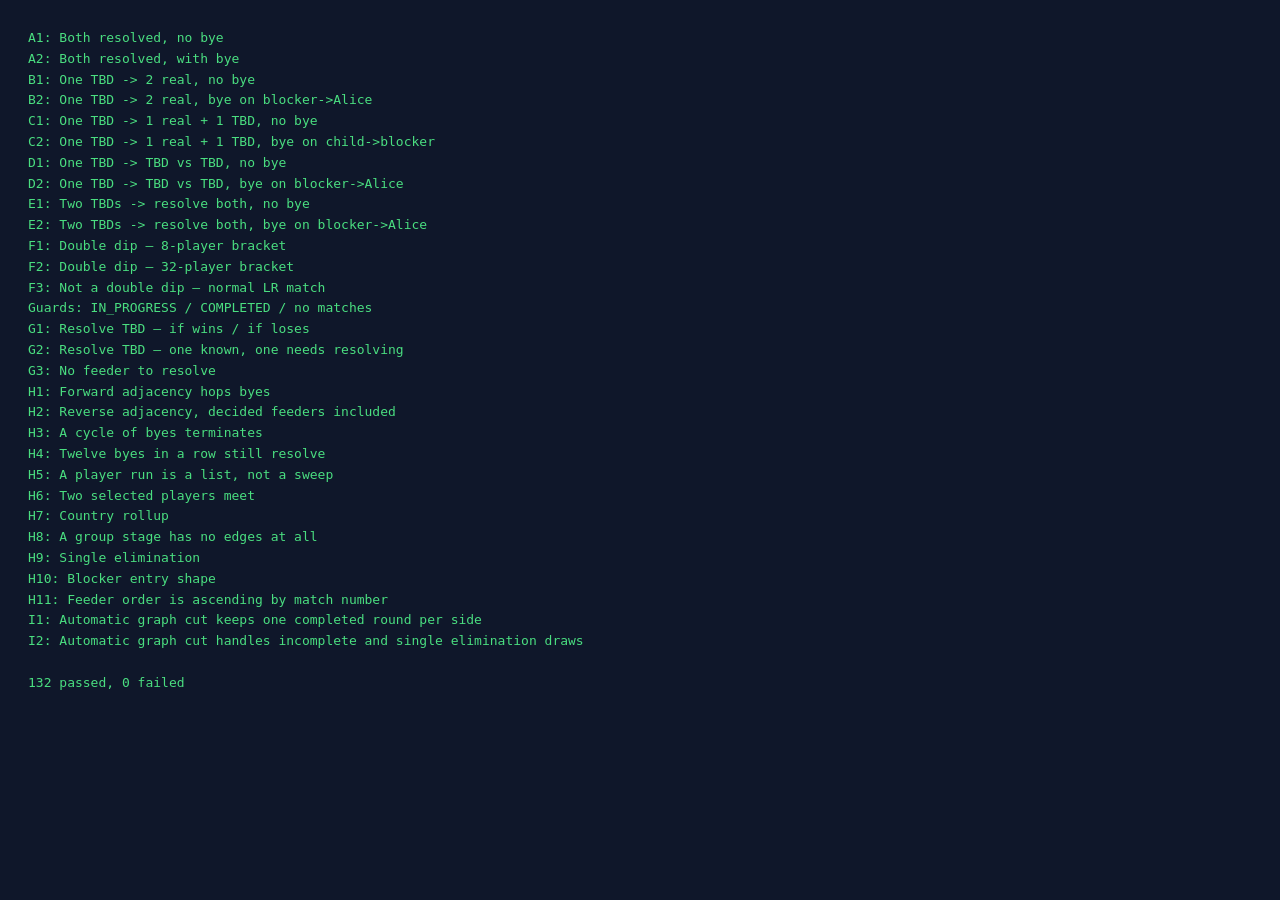
<file: test_blockers.html>
<!DOCTYPE html>
<html><head><meta charset="UTF-8"><title>Blocker Tests</title>
<style>
body { font-family: monospace; background: #0f172a; color: #e2e8f0; padding: 20px; }
#out { white-space: pre-wrap; line-height: 1.6; }
.pass { color: #4ade80; }
.fail { color: #f87171; font-weight: bold; }
</style>
</head><body>
<div id="out"></div>
<script src="bracket-algo.js"></script>
<script>
// Redirect console output to the page
(function() {
  var el = document.getElementById('out');
  var orig = { log: console.log.bind(console), error: console.error.bind(console) };
  console.log = function(s) { orig.log(s); el.innerHTML += '<span class="pass">' + s + '</span>\n'; };
  console.error = function(s) { orig.error(s); el.innerHTML += '<span class="fail">' + s + '</span>\n'; };
})();
</script>
<script src="test_blockers.js"></script>
</body></html>
</file>
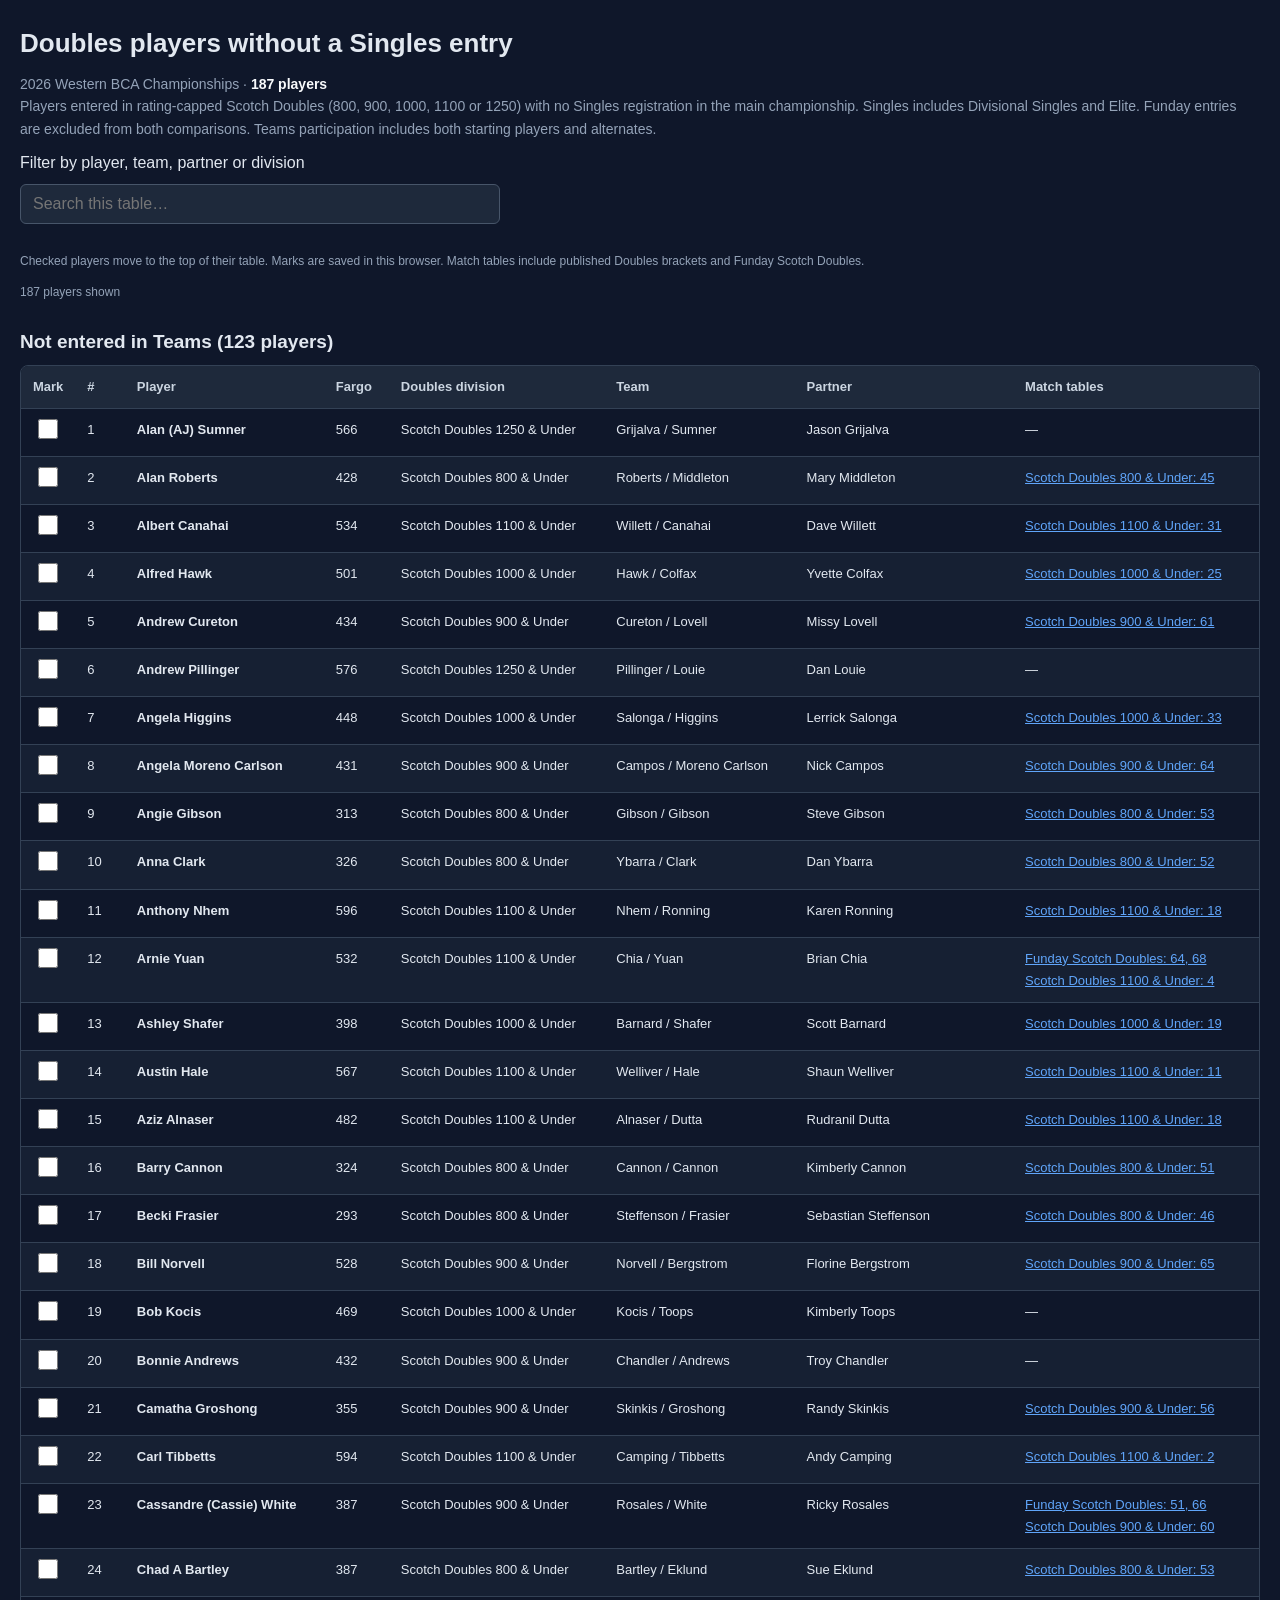
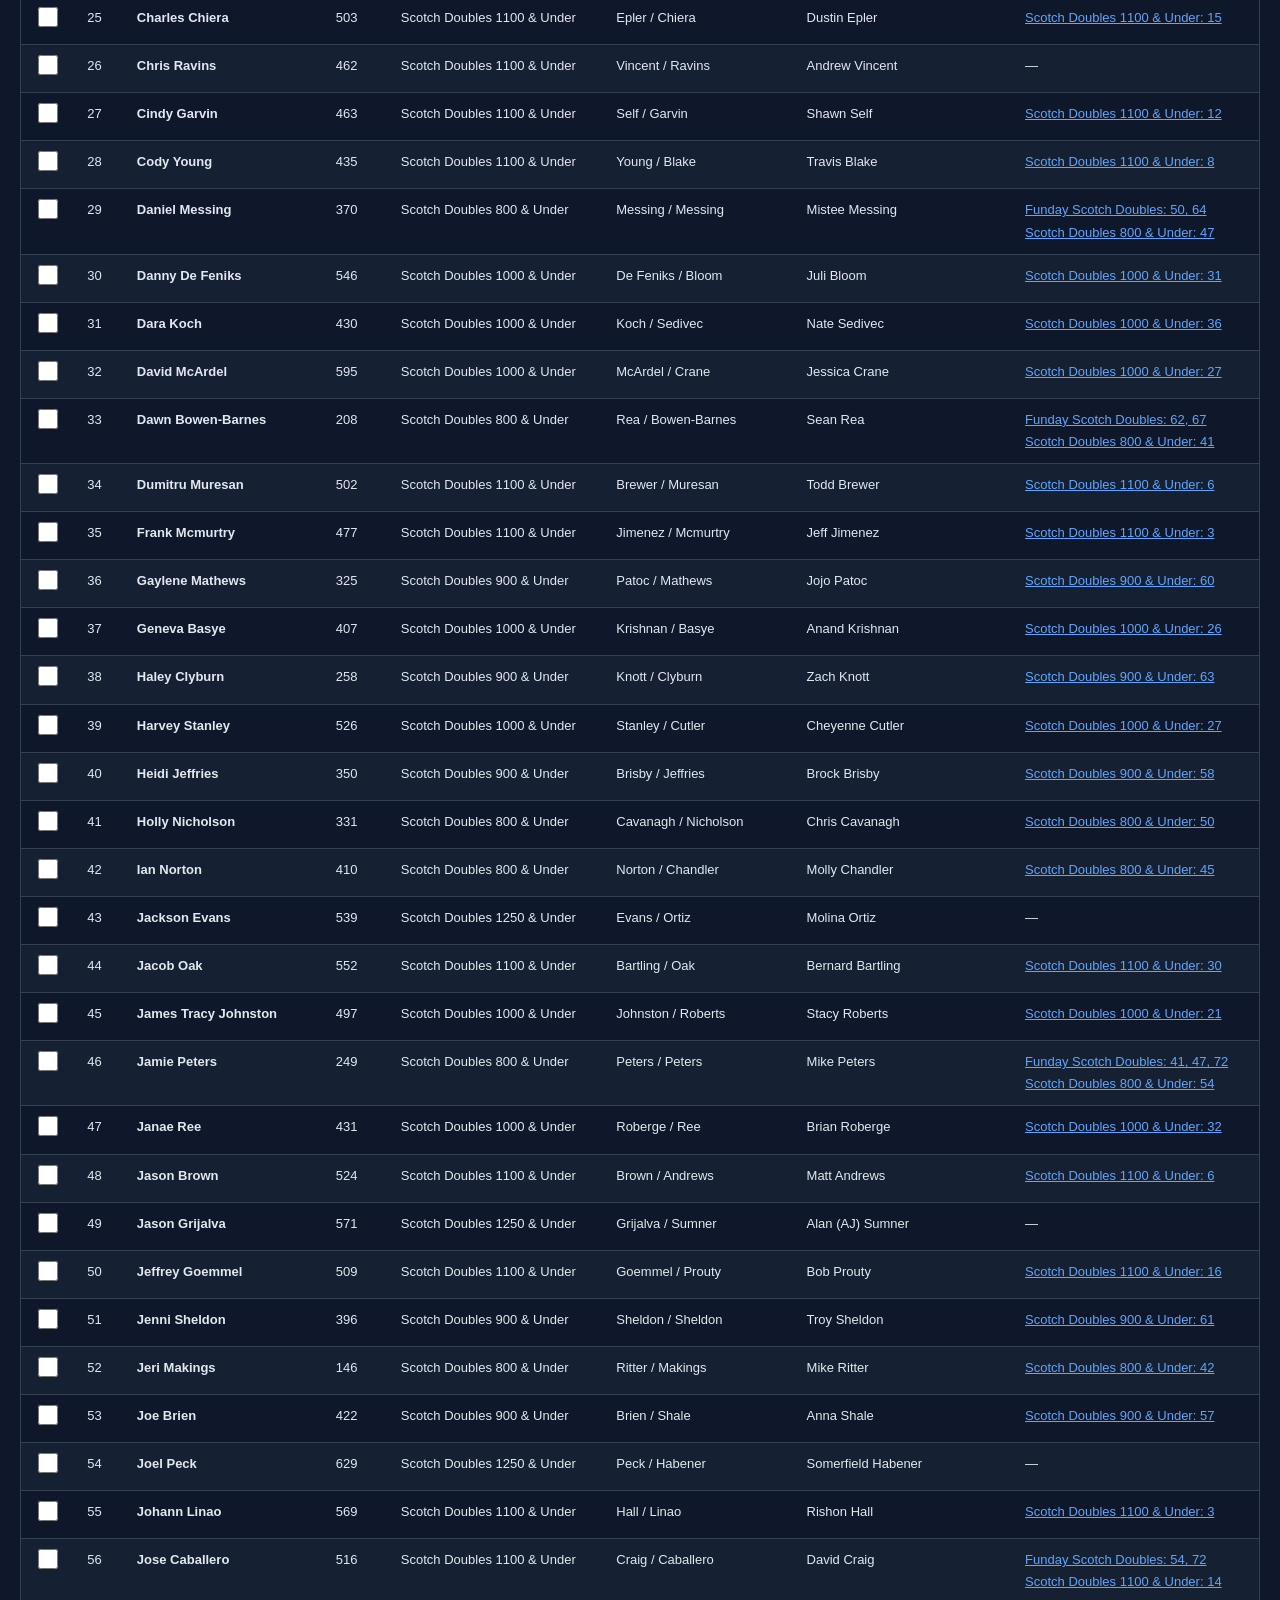
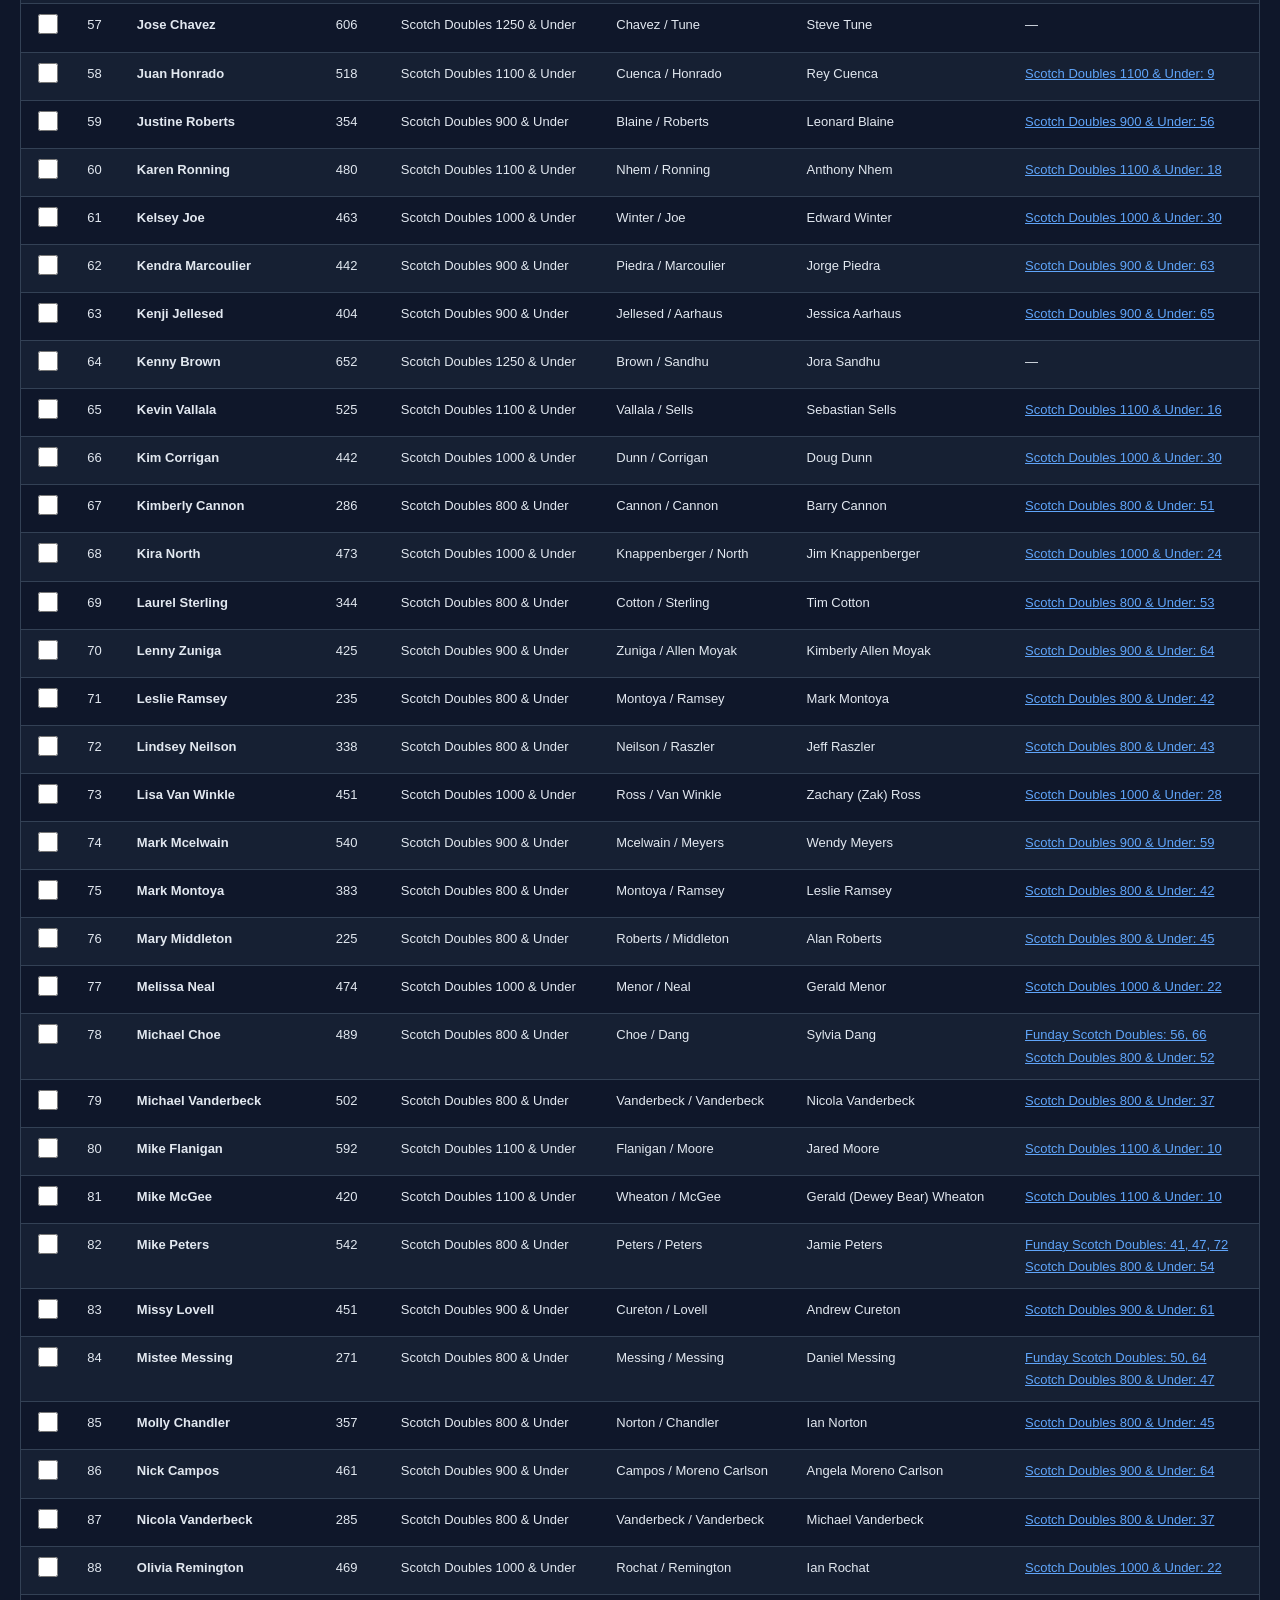
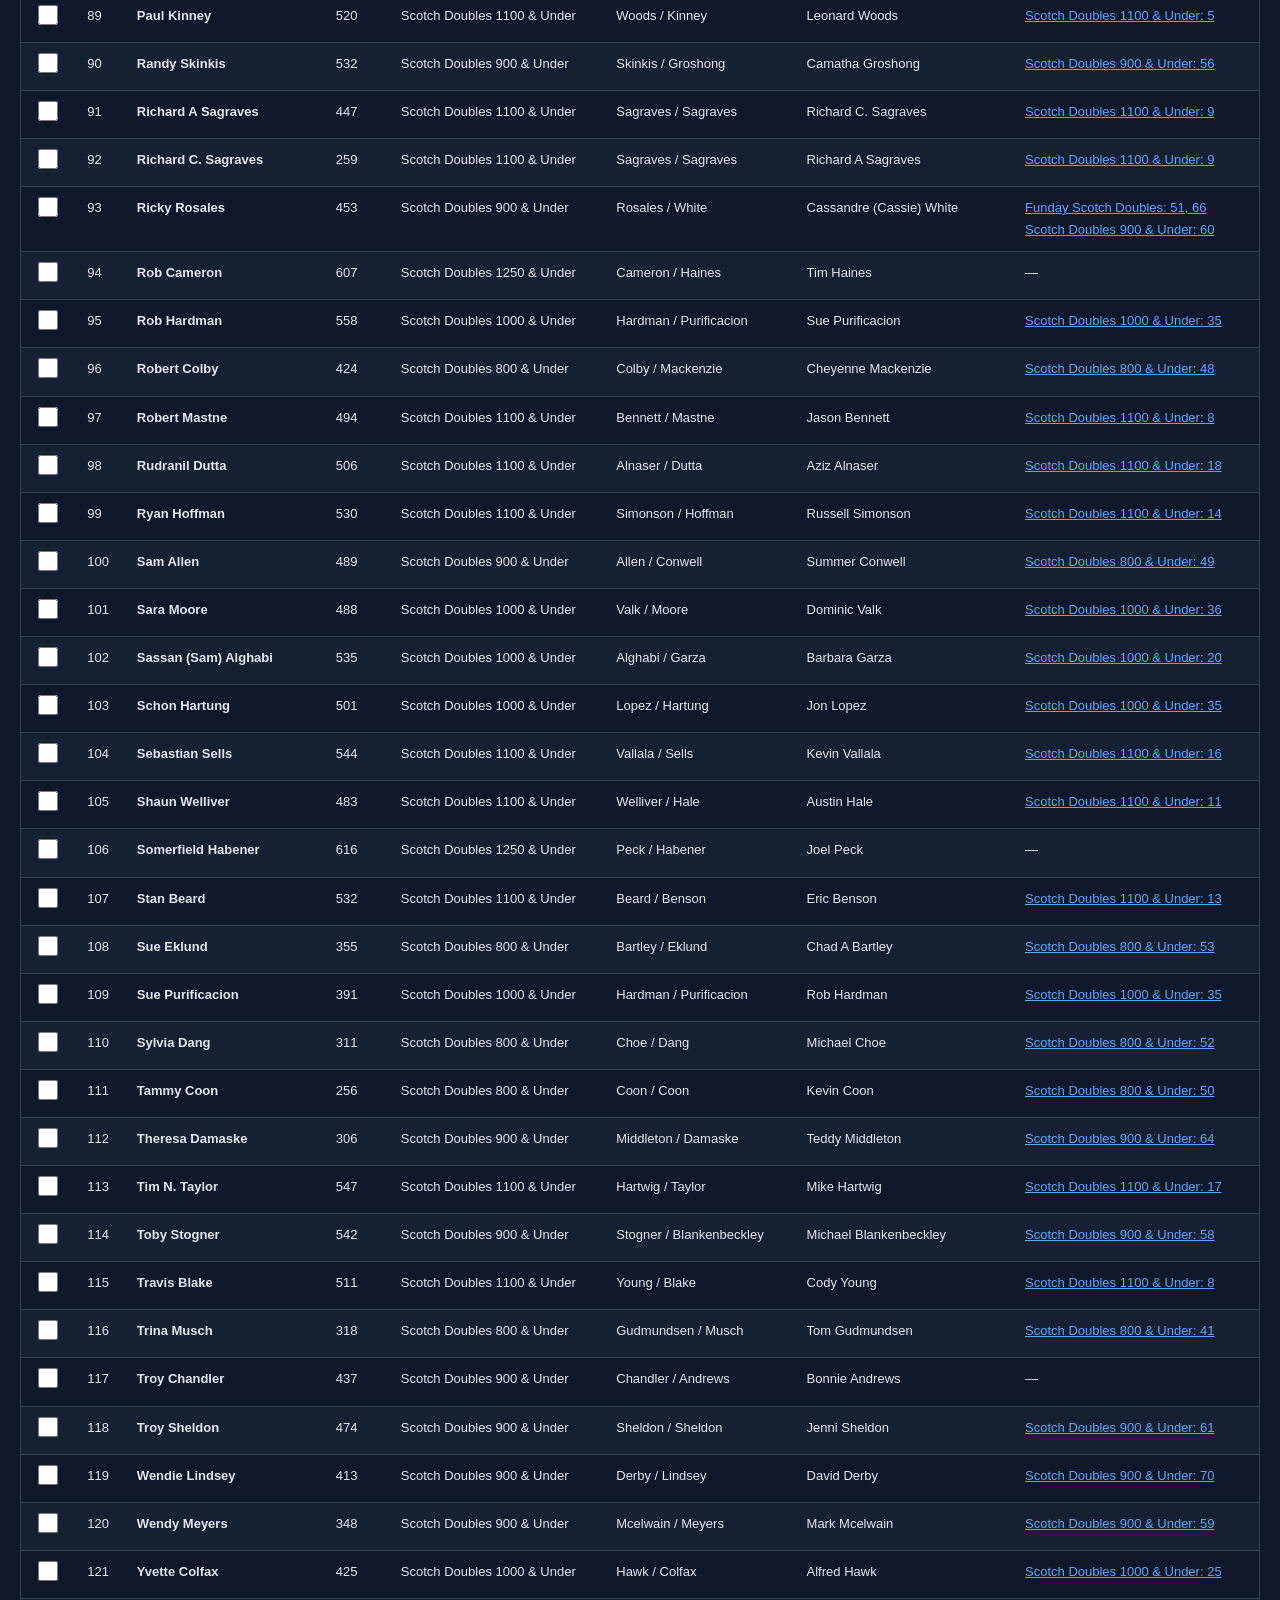
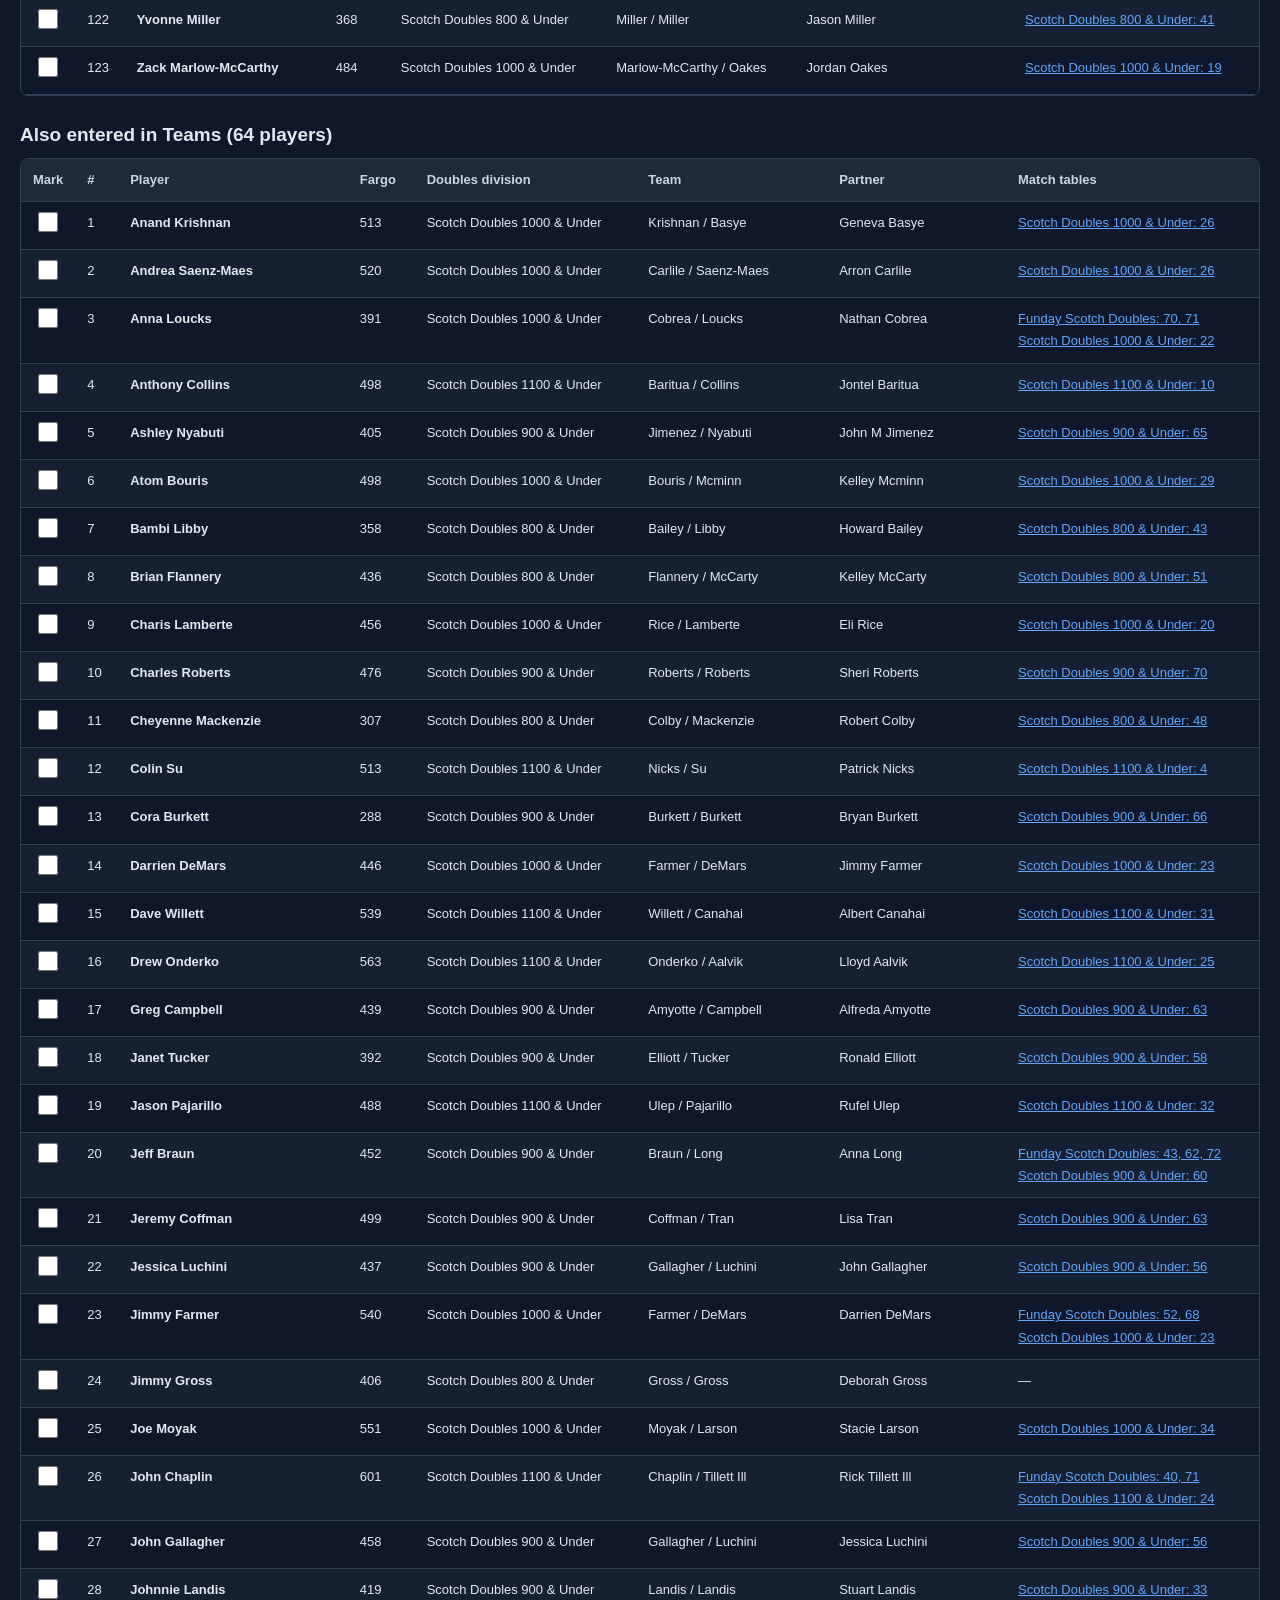
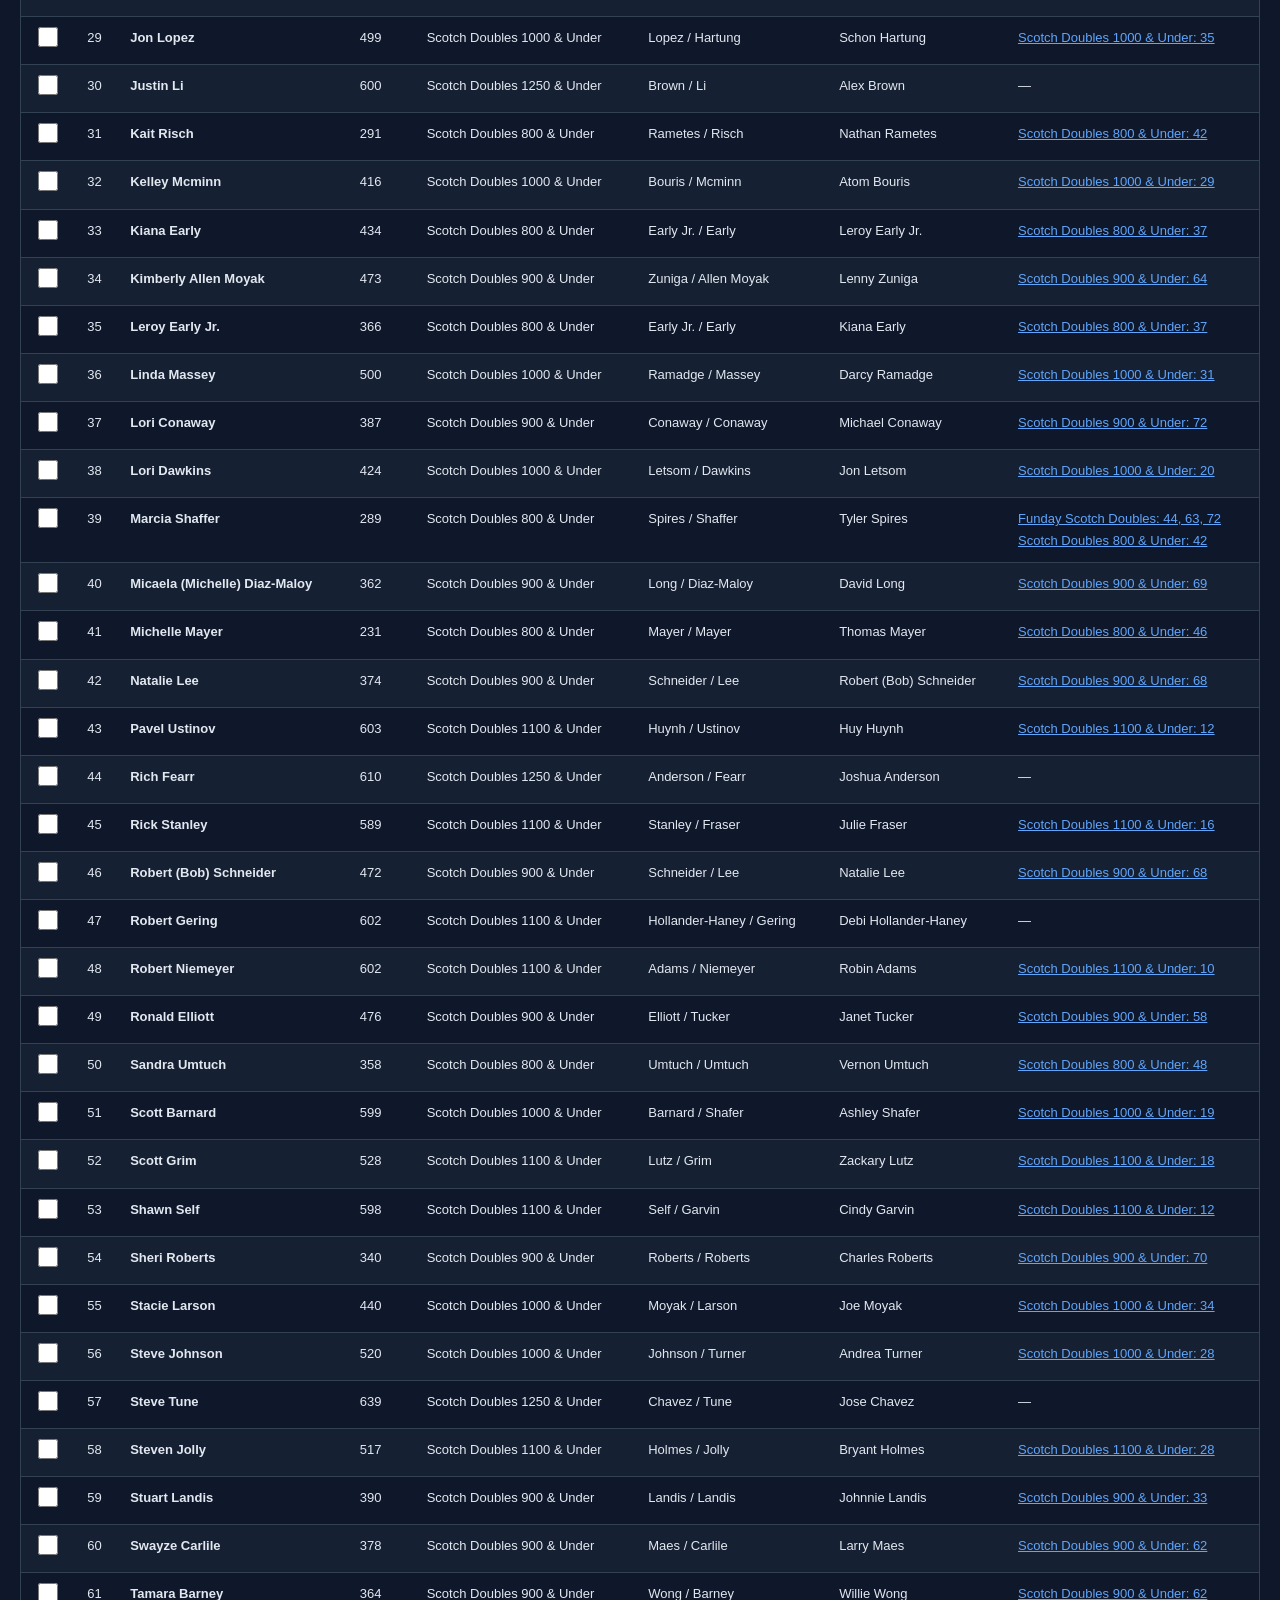
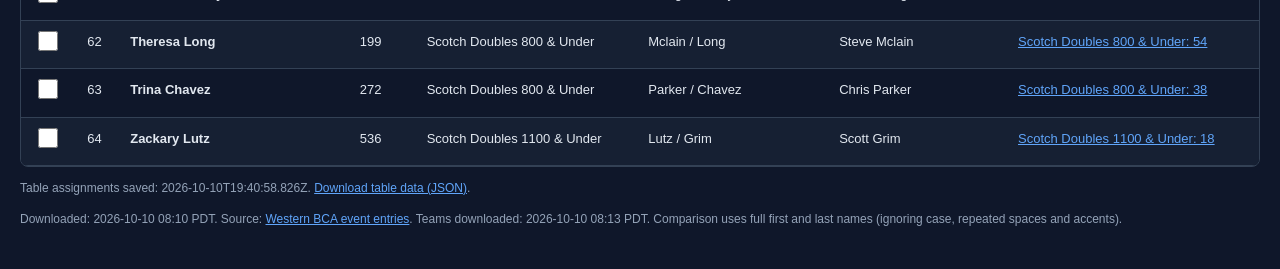
<file: wbca_2026-doubles-without-singles.html>
<!DOCTYPE html>
<html lang="en"><head><meta charset="utf-8"><meta name="viewport" content="width=device-width,initial-scale=1">
<title>Doubles players without Singles entry — WBCA 2026</title>
<style>
*{box-sizing:border-box}body{font-family:-apple-system,BlinkMacSystemFont,"Segoe UI",sans-serif;margin:0;background:#0f172a;color:#e2e8f0;padding:28px 20px}.wrap{max-width:1240px;margin:auto}h2{font-size:19px;margin:28px 0 12px}h1{font-size:26px;margin:0 0 8px}p{font-size:14px;line-height:1.6;color:#94a3b8}.count{font-weight:700;color:#f8fafc}input[type="search"]{width:100%;max-width:480px;font-size:16px;font-family:inherit;border:1px solid #475569;border-radius:6px;background:#1e293b;color:#f8fafc;padding:10px 12px;margin:12px 0 16px}.table-wrap{overflow:auto;border:1px solid #334155;border-radius:8px}table{border-collapse:collapse;width:100%;font-size:13px;line-height:1.7}th,td{padding:10px 12px;text-align:left;vertical-align:top;border-bottom:1px solid #334155}th{background:#1e293b;color:#cbd5e1;white-space:nowrap}tbody tr:nth-child(even){background:#162033}.player{font-weight:600;white-space:nowrap}.mark-cell{width:48px;text-align:center}.player-check{width:20px;height:20px;margin:0;accent-color:#fbbf24;cursor:pointer}tbody tr.is-marked{background:#293142}.is-marked .player{color:#fbbf24}.rating{font-variant-numeric:tabular-nums;white-space:nowrap}a{color:#60a5fa}.foot{font-size:12px}[hidden]{display:none!important}@media print{body{background:white;color:black;padding:0}p{color:#555}input[type="search"]{display:none}th{background:#eee;color:black}tbody tr:nth-child(even){background:#fafafa}th,td{border-color:#ddd;font-size:10px;padding:6px}tr{break-inside:avoid}}
</style></head><body><main class="wrap">
<h1>Doubles players without a Singles entry</h1>
<p>2026 Western BCA Championships · <span class="count">187 players</span><br>
Players entered in rating-capped Scotch Doubles (800, 900, 1000, 1100 or 1250) with no Singles registration in the main championship. Singles includes Divisional Singles and Elite. Funday entries are excluded from both comparisons. Teams participation includes both starting players and alternates.</p>
<label for="filter">Filter by player, team, partner or division</label><br><input id="filter" type="search" placeholder="Search this table…" autocomplete="off"><p class="foot">Checked players move to the top of their table. Marks are saved in this browser. Match tables include published Doubles brackets and Funday Scotch Doubles.</p><p id="visible-count" class="foot" aria-live="polite">187 players shown</p>
<section id="without-teams"><h2>Not entered in Teams (<span class="section-count">123</span> players)</h2><div class="table-wrap"><table><thead><tr><th>Mark</th><th>#</th><th>Player</th><th>Fargo</th><th>Doubles division</th><th>Team</th><th>Partner</th><th>Match tables</th></tr></thead><tbody>
<tr><td class="mark-cell"><input type="checkbox" class="player-check" aria-label="Mark Alan (AJ) Sumner"></td><td>1</td><td class="player">Alan (AJ) Sumner</td><td class="rating">566</td><td>Scotch Doubles 1250 &amp; Under</td><td>Grijalva / Sumner</td><td>Jason Grijalva</td><td class="match-tables">—</td></tr>
<tr><td class="mark-cell"><input type="checkbox" class="player-check" aria-label="Mark Alan Roberts"></td><td>2</td><td class="player">Alan Roberts</td><td class="rating">428</td><td>Scotch Doubles 800 &amp; Under</td><td>Roberts / Middleton</td><td>Mary Middleton</td><td class="match-tables"><a href="index.html?bracketbeast=sd800" title="2-23: Table 45">Scotch Doubles 800 &amp; Under: 45</a></td></tr>
<tr><td class="mark-cell"><input type="checkbox" class="player-check" aria-label="Mark Albert Canahai"></td><td>3</td><td class="player">Albert Canahai</td><td class="rating">534</td><td>Scotch Doubles 1100 &amp; Under</td><td>Willett / Canahai</td><td>Dave Willett</td><td class="match-tables"><a href="index.html?bracketbeast=sd1100" title="2-31: Table 31">Scotch Doubles 1100 &amp; Under: 31</a></td></tr>
<tr><td class="mark-cell"><input type="checkbox" class="player-check" aria-label="Mark Alfred Hawk"></td><td>4</td><td class="player">Alfred Hawk</td><td class="rating">501</td><td>Scotch Doubles 1000 &amp; Under</td><td>Hawk / Colfax</td><td>Yvette Colfax</td><td class="match-tables"><a href="index.html?bracketbeast=sd1000" title="1-27: Table 25">Scotch Doubles 1000 &amp; Under: 25</a></td></tr>
<tr><td class="mark-cell"><input type="checkbox" class="player-check" aria-label="Mark Andrew Cureton"></td><td>5</td><td class="player">Andrew Cureton</td><td class="rating">434</td><td>Scotch Doubles 900 &amp; Under</td><td>Cureton / Lovell</td><td>Missy Lovell</td><td class="match-tables"><a href="index.html?bracketbeast=sd900" title="2-29: Table 61">Scotch Doubles 900 &amp; Under: 61</a></td></tr>
<tr><td class="mark-cell"><input type="checkbox" class="player-check" aria-label="Mark Andrew Pillinger"></td><td>6</td><td class="player">Andrew Pillinger</td><td class="rating">576</td><td>Scotch Doubles 1250 &amp; Under</td><td>Pillinger / Louie</td><td>Dan Louie</td><td class="match-tables">—</td></tr>
<tr><td class="mark-cell"><input type="checkbox" class="player-check" aria-label="Mark Angela Higgins"></td><td>7</td><td class="player">Angela Higgins</td><td class="rating">448</td><td>Scotch Doubles 1000 &amp; Under</td><td>Salonga / Higgins</td><td>Lerrick Salonga</td><td class="match-tables"><a href="index.html?bracketbeast=sd1000" title="1-16: Table 33">Scotch Doubles 1000 &amp; Under: 33</a></td></tr>
<tr><td class="mark-cell"><input type="checkbox" class="player-check" aria-label="Mark Angela Moreno Carlson"></td><td>8</td><td class="player">Angela Moreno Carlson</td><td class="rating">431</td><td>Scotch Doubles 900 &amp; Under</td><td>Campos / Moreno Carlson</td><td>Nick Campos</td><td class="match-tables"><a href="index.html?bracketbeast=sd900" title="2-14: Table 64">Scotch Doubles 900 &amp; Under: 64</a></td></tr>
<tr><td class="mark-cell"><input type="checkbox" class="player-check" aria-label="Mark Angie Gibson"></td><td>9</td><td class="player">Angie Gibson</td><td class="rating">313</td><td>Scotch Doubles 800 &amp; Under</td><td>Gibson / Gibson</td><td>Steve Gibson</td><td class="match-tables"><a href="index.html?bracketbeast=sd800" title="2-15: Table 53">Scotch Doubles 800 &amp; Under: 53</a></td></tr>
<tr><td class="mark-cell"><input type="checkbox" class="player-check" aria-label="Mark Anna Clark"></td><td>10</td><td class="player">Anna Clark</td><td class="rating">326</td><td>Scotch Doubles 800 &amp; Under</td><td>Ybarra / Clark</td><td>Dan Ybarra</td><td class="match-tables"><a href="index.html?bracketbeast=sd800" title="2-14: Table 52">Scotch Doubles 800 &amp; Under: 52</a></td></tr>
<tr><td class="mark-cell"><input type="checkbox" class="player-check" aria-label="Mark Anthony Nhem"></td><td>11</td><td class="player">Anthony Nhem</td><td class="rating">596</td><td>Scotch Doubles 1100 &amp; Under</td><td>Nhem / Ronning</td><td>Karen Ronning</td><td class="match-tables"><a href="index.html?bracketbeast=sd1100" title="2-8: Table 18">Scotch Doubles 1100 &amp; Under: 18</a></td></tr>
<tr><td class="mark-cell"><input type="checkbox" class="player-check" aria-label="Mark Arnie Yuan"></td><td>12</td><td class="player">Arnie Yuan</td><td class="rating">532</td><td>Scotch Doubles 1100 &amp; Under</td><td>Chia / Yuan</td><td>Brian Chia</td><td class="match-tables"><a href="index.html?bracketbeast=fsd" title="L1-2: Table 68; 1-3: Table 64">Funday Scotch Doubles: 64, 68</a><br><a href="index.html?bracketbeast=sd1100" title="1-50: Table 4">Scotch Doubles 1100 &amp; Under: 4</a></td></tr>
<tr><td class="mark-cell"><input type="checkbox" class="player-check" aria-label="Mark Ashley Shafer"></td><td>13</td><td class="player">Ashley Shafer</td><td class="rating">398</td><td>Scotch Doubles 1000 &amp; Under</td><td>Barnard / Shafer</td><td>Scott Barnard</td><td class="match-tables"><a href="index.html?bracketbeast=sd1000" title="1-21: Table 19">Scotch Doubles 1000 &amp; Under: 19</a></td></tr>
<tr><td class="mark-cell"><input type="checkbox" class="player-check" aria-label="Mark Austin Hale"></td><td>14</td><td class="player">Austin Hale</td><td class="rating">567</td><td>Scotch Doubles 1100 &amp; Under</td><td>Welliver / Hale</td><td>Shaun Welliver</td><td class="match-tables"><a href="index.html?bracketbeast=sd1100" title="1-26: Table 11">Scotch Doubles 1100 &amp; Under: 11</a></td></tr>
<tr><td class="mark-cell"><input type="checkbox" class="player-check" aria-label="Mark Aziz Alnaser"></td><td>15</td><td class="player">Aziz Alnaser</td><td class="rating">482</td><td>Scotch Doubles 1100 &amp; Under</td><td>Alnaser / Dutta</td><td>Rudranil Dutta</td><td class="match-tables"><a href="index.html?bracketbeast=sd1100" title="1-42: Table 18">Scotch Doubles 1100 &amp; Under: 18</a></td></tr>
<tr><td class="mark-cell"><input type="checkbox" class="player-check" aria-label="Mark Barry Cannon"></td><td>16</td><td class="player">Barry Cannon</td><td class="rating">324</td><td>Scotch Doubles 800 &amp; Under</td><td>Cannon / Cannon</td><td>Kimberly Cannon</td><td class="match-tables"><a href="index.html?bracketbeast=sd800" title="2-13: Table 51">Scotch Doubles 800 &amp; Under: 51</a></td></tr>
<tr><td class="mark-cell"><input type="checkbox" class="player-check" aria-label="Mark Becki Frasier"></td><td>17</td><td class="player">Becki Frasier</td><td class="rating">293</td><td>Scotch Doubles 800 &amp; Under</td><td>Steffenson / Frasier</td><td>Sebastian Steffenson</td><td class="match-tables"><a href="index.html?bracketbeast=sd800" title="2-24: Table 46">Scotch Doubles 800 &amp; Under: 46</a></td></tr>
<tr><td class="mark-cell"><input type="checkbox" class="player-check" aria-label="Mark Bill Norvell"></td><td>18</td><td class="player">Bill Norvell</td><td class="rating">528</td><td>Scotch Doubles 900 &amp; Under</td><td>Norvell / Bergstrom</td><td>Florine Bergstrom</td><td class="match-tables"><a href="index.html?bracketbeast=sd900" title="1-50: Table 65">Scotch Doubles 900 &amp; Under: 65</a></td></tr>
<tr><td class="mark-cell"><input type="checkbox" class="player-check" aria-label="Mark Bob Kocis"></td><td>19</td><td class="player">Bob Kocis</td><td class="rating">469</td><td>Scotch Doubles 1000 &amp; Under</td><td>Kocis / Toops</td><td>Kimberly Toops</td><td class="match-tables">—</td></tr>
<tr><td class="mark-cell"><input type="checkbox" class="player-check" aria-label="Mark Bonnie Andrews"></td><td>20</td><td class="player">Bonnie Andrews</td><td class="rating">432</td><td>Scotch Doubles 900 &amp; Under</td><td>Chandler / Andrews</td><td>Troy Chandler</td><td class="match-tables">—</td></tr>
<tr><td class="mark-cell"><input type="checkbox" class="player-check" aria-label="Mark Camatha Groshong"></td><td>21</td><td class="player">Camatha Groshong</td><td class="rating">355</td><td>Scotch Doubles 900 &amp; Under</td><td>Skinkis / Groshong</td><td>Randy Skinkis</td><td class="match-tables"><a href="index.html?bracketbeast=sd900" title="1-10: Table 56">Scotch Doubles 900 &amp; Under: 56</a></td></tr>
<tr><td class="mark-cell"><input type="checkbox" class="player-check" aria-label="Mark Carl Tibbetts"></td><td>22</td><td class="player">Carl Tibbetts</td><td class="rating">594</td><td>Scotch Doubles 1100 &amp; Under</td><td>Camping / Tibbetts</td><td>Andy Camping</td><td class="match-tables"><a href="index.html?bracketbeast=sd1100" title="1-46: Table 2">Scotch Doubles 1100 &amp; Under: 2</a></td></tr>
<tr><td class="mark-cell"><input type="checkbox" class="player-check" aria-label="Mark Cassandre (Cassie) White"></td><td>23</td><td class="player">Cassandre (Cassie) White</td><td class="rating">387</td><td>Scotch Doubles 900 &amp; Under</td><td>Rosales / White</td><td>Ricky Rosales</td><td class="match-tables"><a href="index.html?bracketbeast=fsd" title="1-5: Table 66; 2-3: Table 51">Funday Scotch Doubles: 51, 66</a><br><a href="index.html?bracketbeast=sd900" title="1-26: Table 60">Scotch Doubles 900 &amp; Under: 60</a></td></tr>
<tr><td class="mark-cell"><input type="checkbox" class="player-check" aria-label="Mark Chad A Bartley"></td><td>24</td><td class="player">Chad A Bartley</td><td class="rating">387</td><td>Scotch Doubles 800 &amp; Under</td><td>Bartley / Eklund</td><td>Sue Eklund</td><td class="match-tables"><a href="index.html?bracketbeast=sd800" title="2-31: Table 53">Scotch Doubles 800 &amp; Under: 53</a></td></tr>
<tr><td class="mark-cell"><input type="checkbox" class="player-check" aria-label="Mark Charles Chiera"></td><td>25</td><td class="player">Charles Chiera</td><td class="rating">503</td><td>Scotch Doubles 1100 &amp; Under</td><td>Epler / Chiera</td><td>Dustin Epler</td><td class="match-tables"><a href="index.html?bracketbeast=sd1100" title="1-34: Table 15">Scotch Doubles 1100 &amp; Under: 15</a></td></tr>
<tr><td class="mark-cell"><input type="checkbox" class="player-check" aria-label="Mark Chris Ravins"></td><td>26</td><td class="player">Chris Ravins</td><td class="rating">462</td><td>Scotch Doubles 1100 &amp; Under</td><td>Vincent / Ravins</td><td>Andrew Vincent</td><td class="match-tables">—</td></tr>
<tr><td class="mark-cell"><input type="checkbox" class="player-check" aria-label="Mark Cindy Garvin"></td><td>27</td><td class="player">Cindy Garvin</td><td class="rating">463</td><td>Scotch Doubles 1100 &amp; Under</td><td>Self / Garvin</td><td>Shawn Self</td><td class="match-tables"><a href="index.html?bracketbeast=sd1100" title="2-2: Table 12">Scotch Doubles 1100 &amp; Under: 12</a></td></tr>
<tr><td class="mark-cell"><input type="checkbox" class="player-check" aria-label="Mark Cody Young"></td><td>28</td><td class="player">Cody Young</td><td class="rating">435</td><td>Scotch Doubles 1100 &amp; Under</td><td>Young / Blake </td><td>Travis Blake</td><td class="match-tables"><a href="index.html?bracketbeast=sd1100" title="1-60: Table 8">Scotch Doubles 1100 &amp; Under: 8</a></td></tr>
<tr><td class="mark-cell"><input type="checkbox" class="player-check" aria-label="Mark Daniel Messing"></td><td>29</td><td class="player">Daniel Messing</td><td class="rating">370</td><td>Scotch Doubles 800 &amp; Under</td><td>Messing / Messing</td><td>Mistee Messing</td><td class="match-tables"><a href="index.html?bracketbeast=fsd" title="1-3: Table 64; 2-2: Table 50">Funday Scotch Doubles: 50, 64</a><br><a href="index.html?bracketbeast=sd800" title="2-25: Table 47">Scotch Doubles 800 &amp; Under: 47</a></td></tr>
<tr><td class="mark-cell"><input type="checkbox" class="player-check" aria-label="Mark Danny De Feniks"></td><td>30</td><td class="player">Danny De Feniks</td><td class="rating">546</td><td>Scotch Doubles 1000 &amp; Under</td><td>De Feniks / Bloom</td><td>Juli Bloom</td><td class="match-tables"><a href="index.html?bracketbeast=sd1000" title="1-14: Table 31">Scotch Doubles 1000 &amp; Under: 31</a></td></tr>
<tr><td class="mark-cell"><input type="checkbox" class="player-check" aria-label="Mark Dara Koch"></td><td>31</td><td class="player">Dara Koch</td><td class="rating">430</td><td>Scotch Doubles 1000 &amp; Under</td><td>Koch / Sedivec</td><td>Nate Sedivec</td><td class="match-tables"><a href="index.html?bracketbeast=sd1000" title="1-20: Table 36">Scotch Doubles 1000 &amp; Under: 36</a></td></tr>
<tr><td class="mark-cell"><input type="checkbox" class="player-check" aria-label="Mark David McArdel"></td><td>32</td><td class="player">David McArdel</td><td class="rating">595</td><td>Scotch Doubles 1000 &amp; Under</td><td>McArdel / Crane</td><td>Jessica Crane</td><td class="match-tables"><a href="index.html?bracketbeast=sd1000" title="1-29: Table 27">Scotch Doubles 1000 &amp; Under: 27</a></td></tr>
<tr><td class="mark-cell"><input type="checkbox" class="player-check" aria-label="Mark Dawn Bowen-Barnes"></td><td>33</td><td class="player">Dawn Bowen-Barnes</td><td class="rating">208</td><td>Scotch Doubles 800 &amp; Under</td><td>Rea / Bowen-Barnes</td><td>Sean Rea</td><td class="match-tables"><a href="index.html?bracketbeast=fsd" title="L1-1: Table 67; 1-1: Table 62">Funday Scotch Doubles: 62, 67</a><br><a href="index.html?bracketbeast=sd800" title="2-19: Table 41">Scotch Doubles 800 &amp; Under: 41</a></td></tr>
<tr><td class="mark-cell"><input type="checkbox" class="player-check" aria-label="Mark Dumitru Muresan"></td><td>34</td><td class="player">Dumitru Muresan</td><td class="rating">502</td><td>Scotch Doubles 1100 &amp; Under</td><td>Brewer / Muresan</td><td>Todd Brewer</td><td class="match-tables"><a href="index.html?bracketbeast=sd1100" title="1-56: Table 6">Scotch Doubles 1100 &amp; Under: 6</a></td></tr>
<tr><td class="mark-cell"><input type="checkbox" class="player-check" aria-label="Mark Frank Mcmurtry"></td><td>35</td><td class="player">Frank Mcmurtry</td><td class="rating">477</td><td>Scotch Doubles 1100 &amp; Under</td><td>Jimenez / Mcmurtry</td><td>Jeff Jimenez</td><td class="match-tables"><a href="index.html?bracketbeast=sd1100" title="1-48: Table 3">Scotch Doubles 1100 &amp; Under: 3</a></td></tr>
<tr><td class="mark-cell"><input type="checkbox" class="player-check" aria-label="Mark Gaylene Mathews"></td><td>36</td><td class="player">Gaylene Mathews</td><td class="rating">325</td><td>Scotch Doubles 900 &amp; Under</td><td>Patoc / Mathews</td><td>Jojo Patoc</td><td class="match-tables"><a href="index.html?bracketbeast=sd900" title="2-28: Table 60">Scotch Doubles 900 &amp; Under: 60</a></td></tr>
<tr><td class="mark-cell"><input type="checkbox" class="player-check" aria-label="Mark Geneva Basye"></td><td>37</td><td class="player">Geneva Basye</td><td class="rating">407</td><td>Scotch Doubles 1000 &amp; Under</td><td>Krishnan / Basye</td><td>Anand Krishnan</td><td class="match-tables"><a href="index.html?bracketbeast=sd1000" title="1-28: Table 26">Scotch Doubles 1000 &amp; Under: 26</a></td></tr>
<tr><td class="mark-cell"><input type="checkbox" class="player-check" aria-label="Mark Haley Clyburn"></td><td>38</td><td class="player">Haley Clyburn</td><td class="rating">258</td><td>Scotch Doubles 900 &amp; Under</td><td>Knott / Clyburn</td><td>Zach Knott</td><td class="match-tables"><a href="index.html?bracketbeast=sd900" title="2-13: Table 63">Scotch Doubles 900 &amp; Under: 63</a></td></tr>
<tr><td class="mark-cell"><input type="checkbox" class="player-check" aria-label="Mark Harvey Stanley"></td><td>39</td><td class="player">Harvey Stanley</td><td class="rating">526</td><td>Scotch Doubles 1000 &amp; Under</td><td>Stanley / Cutler</td><td>Cheyenne Cutler</td><td class="match-tables"><a href="index.html?bracketbeast=sd1000" title="1-10: Table 27">Scotch Doubles 1000 &amp; Under: 27</a></td></tr>
<tr><td class="mark-cell"><input type="checkbox" class="player-check" aria-label="Mark Heidi Jeffries"></td><td>40</td><td class="player">Heidi Jeffries</td><td class="rating">350</td><td>Scotch Doubles 900 &amp; Under</td><td>Brisby / Jeffries</td><td>Brock Brisby</td><td class="match-tables"><a href="index.html?bracketbeast=sd900" title="2-26: Table 58">Scotch Doubles 900 &amp; Under: 58</a></td></tr>
<tr><td class="mark-cell"><input type="checkbox" class="player-check" aria-label="Mark Holly Nicholson"></td><td>41</td><td class="player">Holly Nicholson</td><td class="rating">331</td><td>Scotch Doubles 800 &amp; Under</td><td>Cavanagh / Nicholson</td><td>Chris Cavanagh</td><td class="match-tables"><a href="index.html?bracketbeast=sd800" title="2-12: Table 50">Scotch Doubles 800 &amp; Under: 50</a></td></tr>
<tr><td class="mark-cell"><input type="checkbox" class="player-check" aria-label="Mark Ian Norton"></td><td>42</td><td class="player">Ian Norton</td><td class="rating">410</td><td>Scotch Doubles 800 &amp; Under</td><td>Norton / Chandler</td><td>Molly Chandler</td><td class="match-tables"><a href="index.html?bracketbeast=sd800" title="2-6: Table 45">Scotch Doubles 800 &amp; Under: 45</a></td></tr>
<tr><td class="mark-cell"><input type="checkbox" class="player-check" aria-label="Mark Jackson Evans"></td><td>43</td><td class="player">Jackson Evans</td><td class="rating">539</td><td>Scotch Doubles 1250 &amp; Under</td><td>Evans / Ortiz</td><td>Molina Ortiz</td><td class="match-tables">—</td></tr>
<tr><td class="mark-cell"><input type="checkbox" class="player-check" aria-label="Mark Jacob Oak"></td><td>44</td><td class="player">Jacob Oak</td><td class="rating">552</td><td>Scotch Doubles 1100 &amp; Under</td><td>Bartling / Oak</td><td>Bernard Bartling</td><td class="match-tables"><a href="index.html?bracketbeast=sd1100" title="2-30: Table 30">Scotch Doubles 1100 &amp; Under: 30</a></td></tr>
<tr><td class="mark-cell"><input type="checkbox" class="player-check" aria-label="Mark James Tracy Johnston"></td><td>45</td><td class="player">James Tracy Johnston</td><td class="rating">497</td><td>Scotch Doubles 1000 &amp; Under</td><td>Johnston / Roberts</td><td>Stacy Roberts</td><td class="match-tables"><a href="index.html?bracketbeast=sd1000" title="1-4: Table 21">Scotch Doubles 1000 &amp; Under: 21</a></td></tr>
<tr><td class="mark-cell"><input type="checkbox" class="player-check" aria-label="Mark Jamie Peters"></td><td>46</td><td class="player">Jamie Peters</td><td class="rating">249</td><td>Scotch Doubles 800 &amp; Under</td><td>Peters / Peters</td><td>Mike Peters</td><td class="match-tables"><a href="index.html?bracketbeast=fsd" title="L1-6: Table 47; L2-6: Table 41; 1-11: Table 72">Funday Scotch Doubles: 41, 47, 72</a><br><a href="index.html?bracketbeast=sd800" title="2-16: Table 54">Scotch Doubles 800 &amp; Under: 54</a></td></tr>
<tr><td class="mark-cell"><input type="checkbox" class="player-check" aria-label="Mark Janae Ree"></td><td>47</td><td class="player">Janae Ree</td><td class="rating">431</td><td>Scotch Doubles 1000 &amp; Under</td><td>Roberge / Ree</td><td>Brian Roberge</td><td class="match-tables"><a href="index.html?bracketbeast=sd1000" title="1-15: Table 32">Scotch Doubles 1000 &amp; Under: 32</a></td></tr>
<tr><td class="mark-cell"><input type="checkbox" class="player-check" aria-label="Mark Jason Brown"></td><td>48</td><td class="player">Jason Brown</td><td class="rating">524</td><td>Scotch Doubles 1100 &amp; Under</td><td>Brown / Andrews</td><td>Matt Andrews</td><td class="match-tables"><a href="index.html?bracketbeast=sd1100" title="1-14: Table 6">Scotch Doubles 1100 &amp; Under: 6</a></td></tr>
<tr><td class="mark-cell"><input type="checkbox" class="player-check" aria-label="Mark Jason Grijalva"></td><td>49</td><td class="player">Jason Grijalva</td><td class="rating">571</td><td>Scotch Doubles 1250 &amp; Under</td><td>Grijalva / Sumner</td><td>Alan (AJ) Sumner</td><td class="match-tables">—</td></tr>
<tr><td class="mark-cell"><input type="checkbox" class="player-check" aria-label="Mark Jeffrey Goemmel"></td><td>50</td><td class="player">Jeffrey Goemmel</td><td class="rating">509</td><td>Scotch Doubles 1100 &amp; Under</td><td>Goemmel / Prouty</td><td>Bob Prouty</td><td class="match-tables"><a href="index.html?bracketbeast=sd1100" title="1-38: Table 16">Scotch Doubles 1100 &amp; Under: 16</a></td></tr>
<tr><td class="mark-cell"><input type="checkbox" class="player-check" aria-label="Mark Jenni Sheldon"></td><td>51</td><td class="player">Jenni Sheldon</td><td class="rating">396</td><td>Scotch Doubles 900 &amp; Under</td><td>Sheldon / Sheldon</td><td>Troy Sheldon</td><td class="match-tables"><a href="index.html?bracketbeast=sd900" title="1-30: Table 61">Scotch Doubles 900 &amp; Under: 61</a></td></tr>
<tr><td class="mark-cell"><input type="checkbox" class="player-check" aria-label="Mark Jeri Makings"></td><td>52</td><td class="player">Jeri Makings</td><td class="rating">146</td><td>Scotch Doubles 800 &amp; Under</td><td>Ritter / Makings</td><td>Mike Ritter</td><td class="match-tables"><a href="index.html?bracketbeast=sd800" title="2-3: Table 42">Scotch Doubles 800 &amp; Under: 42</a></td></tr>
<tr><td class="mark-cell"><input type="checkbox" class="player-check" aria-label="Mark Joe Brien"></td><td>53</td><td class="player">Joe Brien</td><td class="rating">422</td><td>Scotch Doubles 900 &amp; Under</td><td>Brien / Shale</td><td>Anna Shale</td><td class="match-tables"><a href="index.html?bracketbeast=sd900" title="1-14: Table 57">Scotch Doubles 900 &amp; Under: 57</a></td></tr>
<tr><td class="mark-cell"><input type="checkbox" class="player-check" aria-label="Mark Joel Peck"></td><td>54</td><td class="player">Joel Peck</td><td class="rating">629</td><td>Scotch Doubles 1250 &amp; Under</td><td>Peck / Habener</td><td>Somerfield Habener</td><td class="match-tables">—</td></tr>
<tr><td class="mark-cell"><input type="checkbox" class="player-check" aria-label="Mark Johann Linao"></td><td>55</td><td class="player">Johann Linao</td><td class="rating">569</td><td>Scotch Doubles 1100 &amp; Under</td><td>Hall / Linao</td><td>Rishon Hall</td><td class="match-tables"><a href="index.html?bracketbeast=sd1100" title="1-8: Table 3">Scotch Doubles 1100 &amp; Under: 3</a></td></tr>
<tr><td class="mark-cell"><input type="checkbox" class="player-check" aria-label="Mark Jose Caballero"></td><td>56</td><td class="player">Jose Caballero</td><td class="rating">516</td><td>Scotch Doubles 1100 &amp; Under</td><td>Craig / Caballero</td><td>David Craig</td><td class="match-tables"><a href="index.html?bracketbeast=fsd" title="1-11: Table 72; 2-6: Table 54">Funday Scotch Doubles: 54, 72</a><br><a href="index.html?bracketbeast=sd1100" title="1-32: Table 14">Scotch Doubles 1100 &amp; Under: 14</a></td></tr>
<tr><td class="mark-cell"><input type="checkbox" class="player-check" aria-label="Mark Jose Chavez"></td><td>57</td><td class="player">Jose Chavez</td><td class="rating">606</td><td>Scotch Doubles 1250 &amp; Under</td><td>Chavez / Tune</td><td>Steve Tune</td><td class="match-tables">—</td></tr>
<tr><td class="mark-cell"><input type="checkbox" class="player-check" aria-label="Mark Juan Honrado"></td><td>58</td><td class="player">Juan Honrado</td><td class="rating">518</td><td>Scotch Doubles 1100 &amp; Under</td><td>Cuenca / Honrado</td><td>Rey Cuenca</td><td class="match-tables"><a href="index.html?bracketbeast=sd1100" title="1-22: Table 9">Scotch Doubles 1100 &amp; Under: 9</a></td></tr>
<tr><td class="mark-cell"><input type="checkbox" class="player-check" aria-label="Mark Justine Roberts"></td><td>59</td><td class="player">Justine Roberts</td><td class="rating">354</td><td>Scotch Doubles 900 &amp; Under</td><td>Blaine / Roberts</td><td>Leonard Blaine</td><td class="match-tables"><a href="index.html?bracketbeast=sd900" title="2-24: Table 56">Scotch Doubles 900 &amp; Under: 56</a></td></tr>
<tr><td class="mark-cell"><input type="checkbox" class="player-check" aria-label="Mark Karen Ronning"></td><td>60</td><td class="player">Karen Ronning</td><td class="rating">480</td><td>Scotch Doubles 1100 &amp; Under</td><td>Nhem / Ronning</td><td>Anthony Nhem</td><td class="match-tables"><a href="index.html?bracketbeast=sd1100" title="2-8: Table 18">Scotch Doubles 1100 &amp; Under: 18</a></td></tr>
<tr><td class="mark-cell"><input type="checkbox" class="player-check" aria-label="Mark Kelsey Joe"></td><td>61</td><td class="player">Kelsey Joe</td><td class="rating">463</td><td>Scotch Doubles 1000 &amp; Under</td><td>Winter / Joe</td><td>Edward Winter</td><td class="match-tables"><a href="index.html?bracketbeast=sd1000" title="1-32: Table 30">Scotch Doubles 1000 &amp; Under: 30</a></td></tr>
<tr><td class="mark-cell"><input type="checkbox" class="player-check" aria-label="Mark Kendra Marcoulier"></td><td>62</td><td class="player">Kendra Marcoulier</td><td class="rating">442</td><td>Scotch Doubles 900 &amp; Under</td><td>Piedra / Marcoulier </td><td>Jorge Piedra</td><td class="match-tables"><a href="index.html?bracketbeast=sd900" title="1-42: Table 63">Scotch Doubles 900 &amp; Under: 63</a></td></tr>
<tr><td class="mark-cell"><input type="checkbox" class="player-check" aria-label="Mark Kenji Jellesed"></td><td>63</td><td class="player">Kenji Jellesed</td><td class="rating">404</td><td>Scotch Doubles 900 &amp; Under</td><td>Jellesed / Aarhaus</td><td>Jessica Aarhaus</td><td class="match-tables"><a href="index.html?bracketbeast=sd900" title="1-50: Table 65">Scotch Doubles 900 &amp; Under: 65</a></td></tr>
<tr><td class="mark-cell"><input type="checkbox" class="player-check" aria-label="Mark Kenny Brown"></td><td>64</td><td class="player">Kenny Brown</td><td class="rating">652</td><td>Scotch Doubles 1250 &amp; Under</td><td>Brown / Sandhu</td><td>Jora Sandhu</td><td class="match-tables">—</td></tr>
<tr><td class="mark-cell"><input type="checkbox" class="player-check" aria-label="Mark Kevin Vallala"></td><td>65</td><td class="player">Kevin Vallala</td><td class="rating">525</td><td>Scotch Doubles 1100 &amp; Under</td><td>Vallala / Sells</td><td>Sebastian Sells</td><td class="match-tables"><a href="index.html?bracketbeast=sd1100" title="1-38: Table 16">Scotch Doubles 1100 &amp; Under: 16</a></td></tr>
<tr><td class="mark-cell"><input type="checkbox" class="player-check" aria-label="Mark Kim Corrigan"></td><td>66</td><td class="player">Kim Corrigan</td><td class="rating">442</td><td>Scotch Doubles 1000 &amp; Under</td><td>Dunn / Corrigan</td><td>Doug Dunn</td><td class="match-tables"><a href="index.html?bracketbeast=sd1000" title="1-32: Table 30">Scotch Doubles 1000 &amp; Under: 30</a></td></tr>
<tr><td class="mark-cell"><input type="checkbox" class="player-check" aria-label="Mark Kimberly Cannon"></td><td>67</td><td class="player">Kimberly Cannon</td><td class="rating">286</td><td>Scotch Doubles 800 &amp; Under</td><td>Cannon / Cannon</td><td>Barry Cannon</td><td class="match-tables"><a href="index.html?bracketbeast=sd800" title="2-13: Table 51">Scotch Doubles 800 &amp; Under: 51</a></td></tr>
<tr><td class="mark-cell"><input type="checkbox" class="player-check" aria-label="Mark Kira North"></td><td>68</td><td class="player">Kira North</td><td class="rating">473</td><td>Scotch Doubles 1000 &amp; Under</td><td>Knappenberger / North</td><td>Jim Knappenberger</td><td class="match-tables"><a href="index.html?bracketbeast=sd1000" title="1-26: Table 24">Scotch Doubles 1000 &amp; Under: 24</a></td></tr>
<tr><td class="mark-cell"><input type="checkbox" class="player-check" aria-label="Mark Laurel Sterling"></td><td>69</td><td class="player">Laurel Sterling</td><td class="rating">344</td><td>Scotch Doubles 800 &amp; Under</td><td>Cotton / Sterling</td><td>Tim Cotton</td><td class="match-tables"><a href="index.html?bracketbeast=sd800" title="2-31: Table 53">Scotch Doubles 800 &amp; Under: 53</a></td></tr>
<tr><td class="mark-cell"><input type="checkbox" class="player-check" aria-label="Mark Lenny Zuniga"></td><td>70</td><td class="player">Lenny Zuniga</td><td class="rating">425</td><td>Scotch Doubles 900 &amp; Under</td><td>Zuniga / Allen Moyak</td><td>Kimberly Allen Moyak</td><td class="match-tables"><a href="index.html?bracketbeast=sd900" title="2-14: Table 64">Scotch Doubles 900 &amp; Under: 64</a></td></tr>
<tr><td class="mark-cell"><input type="checkbox" class="player-check" aria-label="Mark Leslie Ramsey"></td><td>71</td><td class="player">Leslie Ramsey</td><td class="rating">235</td><td>Scotch Doubles 800 &amp; Under</td><td>Montoya / Ramsey</td><td>Mark Montoya</td><td class="match-tables"><a href="index.html?bracketbeast=sd800" title="2-20: Table 42">Scotch Doubles 800 &amp; Under: 42</a></td></tr>
<tr><td class="mark-cell"><input type="checkbox" class="player-check" aria-label="Mark Lindsey Neilson"></td><td>72</td><td class="player">Lindsey Neilson</td><td class="rating">338</td><td>Scotch Doubles 800 &amp; Under</td><td>Neilson / Raszler</td><td>Jeff Raszler</td><td class="match-tables"><a href="index.html?bracketbeast=sd800" title="2-21: Table 43">Scotch Doubles 800 &amp; Under: 43</a></td></tr>
<tr><td class="mark-cell"><input type="checkbox" class="player-check" aria-label="Mark Lisa Van Winkle"></td><td>73</td><td class="player">Lisa Van Winkle</td><td class="rating">451</td><td>Scotch Doubles 1000 &amp; Under</td><td>Ross / Van Winkle</td><td>Zachary (Zak) Ross</td><td class="match-tables"><a href="index.html?bracketbeast=sd1000" title="1-11: Table 28">Scotch Doubles 1000 &amp; Under: 28</a></td></tr>
<tr><td class="mark-cell"><input type="checkbox" class="player-check" aria-label="Mark Mark Mcelwain"></td><td>74</td><td class="player">Mark Mcelwain</td><td class="rating">540</td><td>Scotch Doubles 900 &amp; Under</td><td>Mcelwain / Meyers</td><td>Wendy Meyers</td><td class="match-tables"><a href="index.html?bracketbeast=sd900" title="2-9: Table 59">Scotch Doubles 900 &amp; Under: 59</a></td></tr>
<tr><td class="mark-cell"><input type="checkbox" class="player-check" aria-label="Mark Mark Montoya"></td><td>75</td><td class="player">Mark Montoya</td><td class="rating">383</td><td>Scotch Doubles 800 &amp; Under</td><td>Montoya / Ramsey</td><td>Leslie Ramsey</td><td class="match-tables"><a href="index.html?bracketbeast=sd800" title="2-20: Table 42">Scotch Doubles 800 &amp; Under: 42</a></td></tr>
<tr><td class="mark-cell"><input type="checkbox" class="player-check" aria-label="Mark Mary Middleton"></td><td>76</td><td class="player">Mary Middleton</td><td class="rating">225</td><td>Scotch Doubles 800 &amp; Under</td><td>Roberts / Middleton</td><td>Alan Roberts</td><td class="match-tables"><a href="index.html?bracketbeast=sd800" title="2-23: Table 45">Scotch Doubles 800 &amp; Under: 45</a></td></tr>
<tr><td class="mark-cell"><input type="checkbox" class="player-check" aria-label="Mark Melissa Neal"></td><td>77</td><td class="player">Melissa Neal</td><td class="rating">474</td><td>Scotch Doubles 1000 &amp; Under</td><td>Menor  / Neal</td><td>Gerald Menor</td><td class="match-tables"><a href="index.html?bracketbeast=sd1000" title="1-24: Table 22">Scotch Doubles 1000 &amp; Under: 22</a></td></tr>
<tr><td class="mark-cell"><input type="checkbox" class="player-check" aria-label="Mark Michael Choe"></td><td>78</td><td class="player">Michael Choe</td><td class="rating">489</td><td>Scotch Doubles 800 &amp; Under</td><td>Choe / Dang</td><td>Sylvia Dang</td><td class="match-tables"><a href="index.html?bracketbeast=fsd" title="1-16: Table 66; 2-8: Table 56">Funday Scotch Doubles: 56, 66</a><br><a href="index.html?bracketbeast=sd800" title="2-30: Table 52">Scotch Doubles 800 &amp; Under: 52</a></td></tr>
<tr><td class="mark-cell"><input type="checkbox" class="player-check" aria-label="Mark Michael Vanderbeck"></td><td>79</td><td class="player">Michael Vanderbeck</td><td class="rating">502</td><td>Scotch Doubles 800 &amp; Under</td><td>Vanderbeck / Vanderbeck</td><td>Nicola Vanderbeck</td><td class="match-tables"><a href="index.html?bracketbeast=sd800" title="1-2: Table 37">Scotch Doubles 800 &amp; Under: 37</a></td></tr>
<tr><td class="mark-cell"><input type="checkbox" class="player-check" aria-label="Mark Mike Flanigan"></td><td>80</td><td class="player">Mike Flanigan</td><td class="rating">592</td><td>Scotch Doubles 1100 &amp; Under</td><td>Flanigan / Moore</td><td>Jared Moore</td><td class="match-tables"><a href="index.html?bracketbeast=sd1100" title="2-10: Table 10">Scotch Doubles 1100 &amp; Under: 10</a></td></tr>
<tr><td class="mark-cell"><input type="checkbox" class="player-check" aria-label="Mark Mike McGee"></td><td>81</td><td class="player">Mike McGee</td><td class="rating">420</td><td>Scotch Doubles 1100 &amp; Under</td><td>Wheaton / McGee</td><td>Gerald (Dewey Bear) Wheaton</td><td class="match-tables"><a href="index.html?bracketbeast=sd1100" title="1-64: Table 10">Scotch Doubles 1100 &amp; Under: 10</a></td></tr>
<tr><td class="mark-cell"><input type="checkbox" class="player-check" aria-label="Mark Mike Peters"></td><td>82</td><td class="player">Mike Peters</td><td class="rating">542</td><td>Scotch Doubles 800 &amp; Under</td><td>Peters / Peters</td><td>Jamie Peters</td><td class="match-tables"><a href="index.html?bracketbeast=fsd" title="L1-6: Table 47; L2-6: Table 41; 1-11: Table 72">Funday Scotch Doubles: 41, 47, 72</a><br><a href="index.html?bracketbeast=sd800" title="2-16: Table 54">Scotch Doubles 800 &amp; Under: 54</a></td></tr>
<tr><td class="mark-cell"><input type="checkbox" class="player-check" aria-label="Mark Missy Lovell"></td><td>83</td><td class="player">Missy Lovell</td><td class="rating">451</td><td>Scotch Doubles 900 &amp; Under</td><td>Cureton / Lovell</td><td>Andrew Cureton</td><td class="match-tables"><a href="index.html?bracketbeast=sd900" title="2-29: Table 61">Scotch Doubles 900 &amp; Under: 61</a></td></tr>
<tr><td class="mark-cell"><input type="checkbox" class="player-check" aria-label="Mark Mistee Messing"></td><td>84</td><td class="player">Mistee Messing</td><td class="rating">271</td><td>Scotch Doubles 800 &amp; Under</td><td>Messing / Messing</td><td>Daniel Messing</td><td class="match-tables"><a href="index.html?bracketbeast=fsd" title="1-3: Table 64; 2-2: Table 50">Funday Scotch Doubles: 50, 64</a><br><a href="index.html?bracketbeast=sd800" title="2-25: Table 47">Scotch Doubles 800 &amp; Under: 47</a></td></tr>
<tr><td class="mark-cell"><input type="checkbox" class="player-check" aria-label="Mark Molly Chandler"></td><td>85</td><td class="player">Molly Chandler</td><td class="rating">357</td><td>Scotch Doubles 800 &amp; Under</td><td>Norton / Chandler</td><td>Ian Norton</td><td class="match-tables"><a href="index.html?bracketbeast=sd800" title="2-6: Table 45">Scotch Doubles 800 &amp; Under: 45</a></td></tr>
<tr><td class="mark-cell"><input type="checkbox" class="player-check" aria-label="Mark Nick Campos"></td><td>86</td><td class="player">Nick Campos</td><td class="rating">461</td><td>Scotch Doubles 900 &amp; Under</td><td>Campos / Moreno Carlson</td><td>Angela Moreno Carlson</td><td class="match-tables"><a href="index.html?bracketbeast=sd900" title="2-14: Table 64">Scotch Doubles 900 &amp; Under: 64</a></td></tr>
<tr><td class="mark-cell"><input type="checkbox" class="player-check" aria-label="Mark Nicola Vanderbeck"></td><td>87</td><td class="player">Nicola Vanderbeck</td><td class="rating">285</td><td>Scotch Doubles 800 &amp; Under</td><td>Vanderbeck / Vanderbeck</td><td>Michael Vanderbeck</td><td class="match-tables"><a href="index.html?bracketbeast=sd800" title="1-2: Table 37">Scotch Doubles 800 &amp; Under: 37</a></td></tr>
<tr><td class="mark-cell"><input type="checkbox" class="player-check" aria-label="Mark Olivia Remington"></td><td>88</td><td class="player">Olivia Remington</td><td class="rating">469</td><td>Scotch Doubles 1000 &amp; Under</td><td>Rochat / Remington</td><td>Ian Rochat</td><td class="match-tables"><a href="index.html?bracketbeast=sd1000" title="1-5: Table 22">Scotch Doubles 1000 &amp; Under: 22</a></td></tr>
<tr><td class="mark-cell"><input type="checkbox" class="player-check" aria-label="Mark Paul Kinney"></td><td>89</td><td class="player">Paul Kinney</td><td class="rating">520</td><td>Scotch Doubles 1100 &amp; Under</td><td>Woods / Kinney</td><td>Leonard Woods</td><td class="match-tables"><a href="index.html?bracketbeast=sd1100" title="1-54: Table 5">Scotch Doubles 1100 &amp; Under: 5</a></td></tr>
<tr><td class="mark-cell"><input type="checkbox" class="player-check" aria-label="Mark Randy Skinkis"></td><td>90</td><td class="player">Randy Skinkis</td><td class="rating">532</td><td>Scotch Doubles 900 &amp; Under</td><td>Skinkis / Groshong</td><td>Camatha Groshong</td><td class="match-tables"><a href="index.html?bracketbeast=sd900" title="1-10: Table 56">Scotch Doubles 900 &amp; Under: 56</a></td></tr>
<tr><td class="mark-cell"><input type="checkbox" class="player-check" aria-label="Mark Richard A Sagraves"></td><td>91</td><td class="player">Richard A Sagraves</td><td class="rating">447</td><td>Scotch Doubles 1100 &amp; Under</td><td>Sagraves / Sagraves</td><td>Richard C. Sagraves</td><td class="match-tables"><a href="index.html?bracketbeast=sd1100" title="1-62: Table 9">Scotch Doubles 1100 &amp; Under: 9</a></td></tr>
<tr><td class="mark-cell"><input type="checkbox" class="player-check" aria-label="Mark Richard C. Sagraves"></td><td>92</td><td class="player">Richard C. Sagraves</td><td class="rating">259</td><td>Scotch Doubles 1100 &amp; Under</td><td>Sagraves / Sagraves</td><td>Richard A Sagraves</td><td class="match-tables"><a href="index.html?bracketbeast=sd1100" title="1-62: Table 9">Scotch Doubles 1100 &amp; Under: 9</a></td></tr>
<tr><td class="mark-cell"><input type="checkbox" class="player-check" aria-label="Mark Ricky Rosales"></td><td>93</td><td class="player">Ricky Rosales</td><td class="rating">453</td><td>Scotch Doubles 900 &amp; Under</td><td>Rosales / White</td><td>Cassandre (Cassie) White</td><td class="match-tables"><a href="index.html?bracketbeast=fsd" title="1-5: Table 66; 2-3: Table 51">Funday Scotch Doubles: 51, 66</a><br><a href="index.html?bracketbeast=sd900" title="1-26: Table 60">Scotch Doubles 900 &amp; Under: 60</a></td></tr>
<tr><td class="mark-cell"><input type="checkbox" class="player-check" aria-label="Mark Rob Cameron"></td><td>94</td><td class="player">Rob Cameron</td><td class="rating">607</td><td>Scotch Doubles 1250 &amp; Under</td><td>Cameron / Haines</td><td>Tim Haines</td><td class="match-tables">—</td></tr>
<tr><td class="mark-cell"><input type="checkbox" class="player-check" aria-label="Mark Rob Hardman"></td><td>95</td><td class="player">Rob Hardman</td><td class="rating">558</td><td>Scotch Doubles 1000 &amp; Under</td><td>Hardman / Purificacion</td><td>Sue Purificacion</td><td class="match-tables"><a href="index.html?bracketbeast=sd1000" title="1-19: Table 35">Scotch Doubles 1000 &amp; Under: 35</a></td></tr>
<tr><td class="mark-cell"><input type="checkbox" class="player-check" aria-label="Mark Robert Colby"></td><td>96</td><td class="player">Robert Colby</td><td class="rating">424</td><td>Scotch Doubles 800 &amp; Under</td><td>Colby / Mackenzie</td><td>Cheyenne Mackenzie</td><td class="match-tables"><a href="index.html?bracketbeast=sd800" title="2-26: Table 48">Scotch Doubles 800 &amp; Under: 48</a></td></tr>
<tr><td class="mark-cell"><input type="checkbox" class="player-check" aria-label="Mark Robert Mastne"></td><td>97</td><td class="player">Robert Mastne</td><td class="rating">494</td><td>Scotch Doubles 1100 &amp; Under</td><td>Bennett / Mastne</td><td>Jason Bennett</td><td class="match-tables"><a href="index.html?bracketbeast=sd1100" title="1-18: Table 8">Scotch Doubles 1100 &amp; Under: 8</a></td></tr>
<tr><td class="mark-cell"><input type="checkbox" class="player-check" aria-label="Mark Rudranil Dutta"></td><td>98</td><td class="player">Rudranil Dutta</td><td class="rating">506</td><td>Scotch Doubles 1100 &amp; Under</td><td>Alnaser / Dutta</td><td>Aziz Alnaser</td><td class="match-tables"><a href="index.html?bracketbeast=sd1100" title="1-42: Table 18">Scotch Doubles 1100 &amp; Under: 18</a></td></tr>
<tr><td class="mark-cell"><input type="checkbox" class="player-check" aria-label="Mark Ryan Hoffman"></td><td>99</td><td class="player">Ryan Hoffman</td><td class="rating">530</td><td>Scotch Doubles 1100 &amp; Under</td><td>Simonson / Hoffman</td><td>Russell Simonson</td><td class="match-tables"><a href="index.html?bracketbeast=sd1100" title="2-4: Table 14">Scotch Doubles 1100 &amp; Under: 14</a></td></tr>
<tr><td class="mark-cell"><input type="checkbox" class="player-check" aria-label="Mark Sam Allen"></td><td>100</td><td class="player">Sam Allen</td><td class="rating">489</td><td>Scotch Doubles 900 &amp; Under</td><td>Allen / Conwell</td><td>Summer Conwell</td><td class="match-tables"><a href="index.html?bracketbeast=sd800" title="2-27: Table 49">Scotch Doubles 800 &amp; Under: 49</a></td></tr>
<tr><td class="mark-cell"><input type="checkbox" class="player-check" aria-label="Mark Sara Moore"></td><td>101</td><td class="player">Sara Moore</td><td class="rating">488</td><td>Scotch Doubles 1000 &amp; Under</td><td>Valk / Moore</td><td>Dominic Valk</td><td class="match-tables"><a href="index.html?bracketbeast=sd1000" title="1-20: Table 36">Scotch Doubles 1000 &amp; Under: 36</a></td></tr>
<tr><td class="mark-cell"><input type="checkbox" class="player-check" aria-label="Mark Sassan (Sam) Alghabi"></td><td>102</td><td class="player">Sassan (Sam) Alghabi</td><td class="rating">535</td><td>Scotch Doubles 1000 &amp; Under</td><td>Alghabi / Garza</td><td>Barbara Garza</td><td class="match-tables"><a href="index.html?bracketbeast=sd1000" title="1-3: Table 20">Scotch Doubles 1000 &amp; Under: 20</a></td></tr>
<tr><td class="mark-cell"><input type="checkbox" class="player-check" aria-label="Mark Schon Hartung"></td><td>103</td><td class="player">Schon Hartung</td><td class="rating">501</td><td>Scotch Doubles 1000 &amp; Under</td><td>Lopez / Hartung</td><td>Jon Lopez</td><td class="match-tables"><a href="index.html?bracketbeast=sd1000" title="1-19: Table 35">Scotch Doubles 1000 &amp; Under: 35</a></td></tr>
<tr><td class="mark-cell"><input type="checkbox" class="player-check" aria-label="Mark Sebastian Sells"></td><td>104</td><td class="player">Sebastian Sells</td><td class="rating">544</td><td>Scotch Doubles 1100 &amp; Under</td><td>Vallala / Sells</td><td>Kevin Vallala</td><td class="match-tables"><a href="index.html?bracketbeast=sd1100" title="1-38: Table 16">Scotch Doubles 1100 &amp; Under: 16</a></td></tr>
<tr><td class="mark-cell"><input type="checkbox" class="player-check" aria-label="Mark Shaun Welliver"></td><td>105</td><td class="player">Shaun Welliver</td><td class="rating">483</td><td>Scotch Doubles 1100 &amp; Under</td><td>Welliver / Hale</td><td>Austin Hale</td><td class="match-tables"><a href="index.html?bracketbeast=sd1100" title="1-26: Table 11">Scotch Doubles 1100 &amp; Under: 11</a></td></tr>
<tr><td class="mark-cell"><input type="checkbox" class="player-check" aria-label="Mark Somerfield Habener"></td><td>106</td><td class="player">Somerfield Habener</td><td class="rating">616</td><td>Scotch Doubles 1250 &amp; Under</td><td>Peck / Habener</td><td>Joel Peck</td><td class="match-tables">—</td></tr>
<tr><td class="mark-cell"><input type="checkbox" class="player-check" aria-label="Mark Stan Beard"></td><td>107</td><td class="player">Stan Beard</td><td class="rating">532</td><td>Scotch Doubles 1100 &amp; Under</td><td>Beard / Benson</td><td>Eric Benson</td><td class="match-tables"><a href="index.html?bracketbeast=sd1100" title="2-13: Table 13">Scotch Doubles 1100 &amp; Under: 13</a></td></tr>
<tr><td class="mark-cell"><input type="checkbox" class="player-check" aria-label="Mark Sue Eklund"></td><td>108</td><td class="player">Sue Eklund</td><td class="rating">355</td><td>Scotch Doubles 800 &amp; Under</td><td>Bartley / Eklund</td><td>Chad A Bartley</td><td class="match-tables"><a href="index.html?bracketbeast=sd800" title="2-31: Table 53">Scotch Doubles 800 &amp; Under: 53</a></td></tr>
<tr><td class="mark-cell"><input type="checkbox" class="player-check" aria-label="Mark Sue Purificacion"></td><td>109</td><td class="player">Sue Purificacion</td><td class="rating">391</td><td>Scotch Doubles 1000 &amp; Under</td><td>Hardman / Purificacion</td><td>Rob Hardman</td><td class="match-tables"><a href="index.html?bracketbeast=sd1000" title="1-19: Table 35">Scotch Doubles 1000 &amp; Under: 35</a></td></tr>
<tr><td class="mark-cell"><input type="checkbox" class="player-check" aria-label="Mark Sylvia Dang"></td><td>110</td><td class="player">Sylvia Dang</td><td class="rating">311</td><td>Scotch Doubles 800 &amp; Under</td><td>Choe / Dang</td><td>Michael Choe</td><td class="match-tables"><a href="index.html?bracketbeast=sd800" title="2-30: Table 52">Scotch Doubles 800 &amp; Under: 52</a></td></tr>
<tr><td class="mark-cell"><input type="checkbox" class="player-check" aria-label="Mark Tammy Coon"></td><td>111</td><td class="player">Tammy Coon</td><td class="rating">256</td><td>Scotch Doubles 800 &amp; Under</td><td>Coon / Coon</td><td>Kevin Coon</td><td class="match-tables"><a href="index.html?bracketbeast=sd800" title="2-28: Table 50">Scotch Doubles 800 &amp; Under: 50</a></td></tr>
<tr><td class="mark-cell"><input type="checkbox" class="player-check" aria-label="Mark Theresa Damaske"></td><td>112</td><td class="player">Theresa Damaske</td><td class="rating">306</td><td>Scotch Doubles 900 &amp; Under</td><td>Middleton / Damaske</td><td>Teddy Middleton</td><td class="match-tables"><a href="index.html?bracketbeast=sd900" title="1-46: Table 64">Scotch Doubles 900 &amp; Under: 64</a></td></tr>
<tr><td class="mark-cell"><input type="checkbox" class="player-check" aria-label="Mark Tim N. Taylor"></td><td>113</td><td class="player">Tim N. Taylor</td><td class="rating">547</td><td>Scotch Doubles 1100 &amp; Under</td><td>Hartwig / Taylor</td><td>Mike Hartwig</td><td class="match-tables"><a href="index.html?bracketbeast=sd1100" title="1-40: Table 17">Scotch Doubles 1100 &amp; Under: 17</a></td></tr>
<tr><td class="mark-cell"><input type="checkbox" class="player-check" aria-label="Mark Toby Stogner"></td><td>114</td><td class="player">Toby Stogner</td><td class="rating">542</td><td>Scotch Doubles 900 &amp; Under</td><td>Stogner  / Blankenbeckley</td><td>Michael Blankenbeckley</td><td class="match-tables"><a href="index.html?bracketbeast=sd900" title="2-7: Table 58">Scotch Doubles 900 &amp; Under: 58</a></td></tr>
<tr><td class="mark-cell"><input type="checkbox" class="player-check" aria-label="Mark Travis Blake"></td><td>115</td><td class="player">Travis Blake</td><td class="rating">511</td><td>Scotch Doubles 1100 &amp; Under</td><td>Young / Blake </td><td>Cody Young</td><td class="match-tables"><a href="index.html?bracketbeast=sd1100" title="1-60: Table 8">Scotch Doubles 1100 &amp; Under: 8</a></td></tr>
<tr><td class="mark-cell"><input type="checkbox" class="player-check" aria-label="Mark Trina Musch"></td><td>116</td><td class="player">Trina Musch</td><td class="rating">318</td><td>Scotch Doubles 800 &amp; Under</td><td>Gudmundsen / Musch</td><td>Tom Gudmundsen</td><td class="match-tables"><a href="index.html?bracketbeast=sd800" title="2-19: Table 41">Scotch Doubles 800 &amp; Under: 41</a></td></tr>
<tr><td class="mark-cell"><input type="checkbox" class="player-check" aria-label="Mark Troy Chandler"></td><td>117</td><td class="player">Troy Chandler</td><td class="rating">437</td><td>Scotch Doubles 900 &amp; Under</td><td>Chandler / Andrews</td><td>Bonnie Andrews</td><td class="match-tables">—</td></tr>
<tr><td class="mark-cell"><input type="checkbox" class="player-check" aria-label="Mark Troy Sheldon"></td><td>118</td><td class="player">Troy Sheldon</td><td class="rating">474</td><td>Scotch Doubles 900 &amp; Under</td><td>Sheldon / Sheldon</td><td>Jenni Sheldon</td><td class="match-tables"><a href="index.html?bracketbeast=sd900" title="1-30: Table 61">Scotch Doubles 900 &amp; Under: 61</a></td></tr>
<tr><td class="mark-cell"><input type="checkbox" class="player-check" aria-label="Mark Wendie Lindsey"></td><td>119</td><td class="player">Wendie Lindsey</td><td class="rating">413</td><td>Scotch Doubles 900 &amp; Under</td><td>Derby / Lindsey</td><td>David Derby</td><td class="match-tables"><a href="index.html?bracketbeast=sd900" title="2-20: Table 70">Scotch Doubles 900 &amp; Under: 70</a></td></tr>
<tr><td class="mark-cell"><input type="checkbox" class="player-check" aria-label="Mark Wendy Meyers"></td><td>120</td><td class="player">Wendy Meyers</td><td class="rating">348</td><td>Scotch Doubles 900 &amp; Under</td><td>Mcelwain / Meyers</td><td>Mark Mcelwain</td><td class="match-tables"><a href="index.html?bracketbeast=sd900" title="2-9: Table 59">Scotch Doubles 900 &amp; Under: 59</a></td></tr>
<tr><td class="mark-cell"><input type="checkbox" class="player-check" aria-label="Mark Yvette Colfax"></td><td>121</td><td class="player">Yvette Colfax</td><td class="rating">425</td><td>Scotch Doubles 1000 &amp; Under</td><td>Hawk / Colfax</td><td>Alfred Hawk</td><td class="match-tables"><a href="index.html?bracketbeast=sd1000" title="1-27: Table 25">Scotch Doubles 1000 &amp; Under: 25</a></td></tr>
<tr><td class="mark-cell"><input type="checkbox" class="player-check" aria-label="Mark Yvonne Miller"></td><td>122</td><td class="player">Yvonne Miller</td><td class="rating">368</td><td>Scotch Doubles 800 &amp; Under</td><td>Miller / Miller</td><td>Jason Miller</td><td class="match-tables"><a href="index.html?bracketbeast=sd800" title="2-2: Table 41">Scotch Doubles 800 &amp; Under: 41</a></td></tr>
<tr><td class="mark-cell"><input type="checkbox" class="player-check" aria-label="Mark Zack Marlow-McCarthy"></td><td>123</td><td class="player">Zack Marlow-McCarthy</td><td class="rating">484</td><td>Scotch Doubles 1000 &amp; Under</td><td>Marlow-McCarthy / Oakes</td><td>Jordan Oakes</td><td class="match-tables"><a href="index.html?bracketbeast=sd1000" title="1-2: Table 19">Scotch Doubles 1000 &amp; Under: 19</a></td></tr>
</tbody></table></div></section>
<section id="with-teams"><h2>Also entered in Teams (<span class="section-count">64</span> players)</h2><div class="table-wrap"><table><thead><tr><th>Mark</th><th>#</th><th>Player</th><th>Fargo</th><th>Doubles division</th><th>Team</th><th>Partner</th><th>Match tables</th></tr></thead><tbody>
<tr><td class="mark-cell"><input type="checkbox" class="player-check" aria-label="Mark Anand Krishnan"></td><td>1</td><td class="player">Anand Krishnan</td><td class="rating">513</td><td>Scotch Doubles 1000 &amp; Under</td><td>Krishnan / Basye</td><td>Geneva Basye</td><td class="match-tables"><a href="index.html?bracketbeast=sd1000" title="1-28: Table 26">Scotch Doubles 1000 &amp; Under: 26</a></td></tr>
<tr><td class="mark-cell"><input type="checkbox" class="player-check" aria-label="Mark Andrea Saenz-Maes"></td><td>2</td><td class="player">Andrea Saenz-Maes</td><td class="rating">520</td><td>Scotch Doubles 1000 &amp; Under</td><td>Carlile / Saenz-Maes</td><td>Arron Carlile</td><td class="match-tables"><a href="index.html?bracketbeast=sd1000" title="1-9: Table 26">Scotch Doubles 1000 &amp; Under: 26</a></td></tr>
<tr><td class="mark-cell"><input type="checkbox" class="player-check" aria-label="Mark Anna Loucks"></td><td>3</td><td class="player">Anna Loucks</td><td class="rating">391</td><td>Scotch Doubles 1000 &amp; Under</td><td>Cobrea / Loucks</td><td>Nathan Cobrea</td><td class="match-tables"><a href="index.html?bracketbeast=fsd" title="L1-5: Table 71; 1-9: Table 70">Funday Scotch Doubles: 70, 71</a><br><a href="index.html?bracketbeast=sd1000" title="1-24: Table 22">Scotch Doubles 1000 &amp; Under: 22</a></td></tr>
<tr><td class="mark-cell"><input type="checkbox" class="player-check" aria-label="Mark Anthony Collins"></td><td>4</td><td class="player">Anthony Collins</td><td class="rating">498</td><td>Scotch Doubles 1100 &amp; Under</td><td>Baritua / Collins</td><td>Jontel Baritua</td><td class="match-tables"><a href="index.html?bracketbeast=sd1100" title="1-24: Table 10">Scotch Doubles 1100 &amp; Under: 10</a></td></tr>
<tr><td class="mark-cell"><input type="checkbox" class="player-check" aria-label="Mark Ashley Nyabuti"></td><td>5</td><td class="player">Ashley Nyabuti</td><td class="rating">405</td><td>Scotch Doubles 900 &amp; Under</td><td>Jimenez / Nyabuti</td><td>John M Jimenez</td><td class="match-tables"><a href="index.html?bracketbeast=sd900" title="2-15: Table 65">Scotch Doubles 900 &amp; Under: 65</a></td></tr>
<tr><td class="mark-cell"><input type="checkbox" class="player-check" aria-label="Mark Atom Bouris"></td><td>6</td><td class="player">Atom Bouris</td><td class="rating">498</td><td>Scotch Doubles 1000 &amp; Under</td><td>Bouris / Mcminn</td><td>Kelley Mcminn</td><td class="match-tables"><a href="index.html?bracketbeast=sd1000" title="1-31: Table 29">Scotch Doubles 1000 &amp; Under: 29</a></td></tr>
<tr><td class="mark-cell"><input type="checkbox" class="player-check" aria-label="Mark Bambi Libby"></td><td>7</td><td class="player">Bambi Libby</td><td class="rating">358</td><td>Scotch Doubles 800 &amp; Under</td><td>Bailey / Libby</td><td>Howard Bailey</td><td class="match-tables"><a href="index.html?bracketbeast=sd800" title="2-4: Table 43">Scotch Doubles 800 &amp; Under: 43</a></td></tr>
<tr><td class="mark-cell"><input type="checkbox" class="player-check" aria-label="Mark Brian Flannery"></td><td>8</td><td class="player">Brian Flannery</td><td class="rating">436</td><td>Scotch Doubles 800 &amp; Under</td><td>Flannery / McCarty</td><td>Kelley McCarty</td><td class="match-tables"><a href="index.html?bracketbeast=sd800" title="2-29: Table 51">Scotch Doubles 800 &amp; Under: 51</a></td></tr>
<tr><td class="mark-cell"><input type="checkbox" class="player-check" aria-label="Mark Charis Lamberte"></td><td>9</td><td class="player">Charis Lamberte</td><td class="rating">456</td><td>Scotch Doubles 1000 &amp; Under</td><td>Rice / Lamberte</td><td>Eli Rice</td><td class="match-tables"><a href="index.html?bracketbeast=sd1000" title="1-22: Table 20">Scotch Doubles 1000 &amp; Under: 20</a></td></tr>
<tr><td class="mark-cell"><input type="checkbox" class="player-check" aria-label="Mark Charles Roberts"></td><td>10</td><td class="player">Charles Roberts</td><td class="rating">476</td><td>Scotch Doubles 900 &amp; Under</td><td>Roberts / Roberts</td><td>Sheri Roberts</td><td class="match-tables"><a href="index.html?bracketbeast=sd900" title="2-3: Table 70">Scotch Doubles 900 &amp; Under: 70</a></td></tr>
<tr><td class="mark-cell"><input type="checkbox" class="player-check" aria-label="Mark Cheyenne Mackenzie"></td><td>11</td><td class="player">Cheyenne Mackenzie</td><td class="rating">307</td><td>Scotch Doubles 800 &amp; Under</td><td>Colby / Mackenzie</td><td>Robert Colby</td><td class="match-tables"><a href="index.html?bracketbeast=sd800" title="2-26: Table 48">Scotch Doubles 800 &amp; Under: 48</a></td></tr>
<tr><td class="mark-cell"><input type="checkbox" class="player-check" aria-label="Mark Colin Su"></td><td>12</td><td class="player">Colin Su</td><td class="rating">513</td><td>Scotch Doubles 1100 &amp; Under</td><td>Nicks / Su</td><td>Patrick Nicks</td><td class="match-tables"><a href="index.html?bracketbeast=sd1100" title="1-50: Table 4">Scotch Doubles 1100 &amp; Under: 4</a></td></tr>
<tr><td class="mark-cell"><input type="checkbox" class="player-check" aria-label="Mark Cora Burkett"></td><td>13</td><td class="player">Cora Burkett</td><td class="rating">288</td><td>Scotch Doubles 900 &amp; Under</td><td>Burkett / Burkett</td><td>Bryan Burkett</td><td class="match-tables"><a href="index.html?bracketbeast=sd900" title="2-16: Table 66">Scotch Doubles 900 &amp; Under: 66</a></td></tr>
<tr><td class="mark-cell"><input type="checkbox" class="player-check" aria-label="Mark Darrien DeMars"></td><td>14</td><td class="player">Darrien DeMars</td><td class="rating">446</td><td>Scotch Doubles 1000 &amp; Under</td><td>Farmer / DeMars</td><td>Jimmy Farmer</td><td class="match-tables"><a href="index.html?bracketbeast=sd1000" title="1-6: Table 23">Scotch Doubles 1000 &amp; Under: 23</a></td></tr>
<tr><td class="mark-cell"><input type="checkbox" class="player-check" aria-label="Mark Dave Willett"></td><td>15</td><td class="player">Dave Willett</td><td class="rating">539</td><td>Scotch Doubles 1100 &amp; Under</td><td>Willett / Canahai</td><td>Albert Canahai</td><td class="match-tables"><a href="index.html?bracketbeast=sd1100" title="2-31: Table 31">Scotch Doubles 1100 &amp; Under: 31</a></td></tr>
<tr><td class="mark-cell"><input type="checkbox" class="player-check" aria-label="Mark Drew Onderko"></td><td>16</td><td class="player">Drew Onderko</td><td class="rating">563</td><td>Scotch Doubles 1100 &amp; Under</td><td>Onderko / Aalvik</td><td>Lloyd Aalvik</td><td class="match-tables"><a href="index.html?bracketbeast=sd1100" title="2-25: Table 25">Scotch Doubles 1100 &amp; Under: 25</a></td></tr>
<tr><td class="mark-cell"><input type="checkbox" class="player-check" aria-label="Mark Greg Campbell"></td><td>17</td><td class="player">Greg Campbell</td><td class="rating">439</td><td>Scotch Doubles 900 &amp; Under</td><td>Amyotte / Campbell</td><td>Alfreda Amyotte</td><td class="match-tables"><a href="index.html?bracketbeast=sd900" title="2-31: Table 63">Scotch Doubles 900 &amp; Under: 63</a></td></tr>
<tr><td class="mark-cell"><input type="checkbox" class="player-check" aria-label="Mark Janet Tucker"></td><td>18</td><td class="player">Janet Tucker</td><td class="rating">392</td><td>Scotch Doubles 900 &amp; Under</td><td>Elliott / Tucker</td><td>Ronald Elliott</td><td class="match-tables"><a href="index.html?bracketbeast=sd900" title="1-18: Table 58">Scotch Doubles 900 &amp; Under: 58</a></td></tr>
<tr><td class="mark-cell"><input type="checkbox" class="player-check" aria-label="Mark Jason Pajarillo"></td><td>19</td><td class="player">Jason Pajarillo</td><td class="rating">488</td><td>Scotch Doubles 1100 &amp; Under</td><td>Ulep / Pajarillo</td><td>Rufel Ulep</td><td class="match-tables"><a href="index.html?bracketbeast=sd1100" title="2-32: Table 32">Scotch Doubles 1100 &amp; Under: 32</a></td></tr>
<tr><td class="mark-cell"><input type="checkbox" class="player-check" aria-label="Mark Jeff Braun"></td><td>20</td><td class="player">Jeff Braun</td><td class="rating">452</td><td>Scotch Doubles 900 &amp; Under</td><td>Braun / Long</td><td>Anna Long</td><td class="match-tables"><a href="index.html?bracketbeast=fsd" title="L2-8: Table 43; 1-1: Table 62; 2-1: Table 72">Funday Scotch Doubles: 43, 62, 72</a><br><a href="index.html?bracketbeast=sd900" title="2-10: Table 60">Scotch Doubles 900 &amp; Under: 60</a></td></tr>
<tr><td class="mark-cell"><input type="checkbox" class="player-check" aria-label="Mark Jeremy Coffman"></td><td>21</td><td class="player">Jeremy Coffman</td><td class="rating">499</td><td>Scotch Doubles 900 &amp; Under</td><td>Coffman / Tran</td><td>Lisa Tran</td><td class="match-tables"><a href="index.html?bracketbeast=sd900" title="2-31: Table 63">Scotch Doubles 900 &amp; Under: 63</a></td></tr>
<tr><td class="mark-cell"><input type="checkbox" class="player-check" aria-label="Mark Jessica Luchini"></td><td>22</td><td class="player">Jessica Luchini</td><td class="rating">437</td><td>Scotch Doubles 900 &amp; Under</td><td>Gallagher / Luchini</td><td>John Gallagher</td><td class="match-tables"><a href="index.html?bracketbeast=sd900" title="2-24: Table 56">Scotch Doubles 900 &amp; Under: 56</a></td></tr>
<tr><td class="mark-cell"><input type="checkbox" class="player-check" aria-label="Mark Jimmy Farmer"></td><td>23</td><td class="player">Jimmy Farmer</td><td class="rating">540</td><td>Scotch Doubles 1000 &amp; Under</td><td>Farmer / DeMars</td><td>Darrien DeMars</td><td class="match-tables"><a href="index.html?bracketbeast=fsd" title="1-7: Table 68; 2-4: Table 52">Funday Scotch Doubles: 52, 68</a><br><a href="index.html?bracketbeast=sd1000" title="1-6: Table 23">Scotch Doubles 1000 &amp; Under: 23</a></td></tr>
<tr><td class="mark-cell"><input type="checkbox" class="player-check" aria-label="Mark Jimmy Gross"></td><td>24</td><td class="player">Jimmy Gross</td><td class="rating">406</td><td>Scotch Doubles 800 &amp; Under</td><td>Gross / Gross</td><td>Deborah Gross</td><td class="match-tables">—</td></tr>
<tr><td class="mark-cell"><input type="checkbox" class="player-check" aria-label="Mark Joe Moyak"></td><td>25</td><td class="player">Joe Moyak</td><td class="rating">551</td><td>Scotch Doubles 1000 &amp; Under</td><td>Moyak / Larson</td><td>Stacie Larson</td><td class="match-tables"><a href="index.html?bracketbeast=sd1000" title="1-18: Table 34">Scotch Doubles 1000 &amp; Under: 34</a></td></tr>
<tr><td class="mark-cell"><input type="checkbox" class="player-check" aria-label="Mark John Chaplin"></td><td>26</td><td class="player">John Chaplin</td><td class="rating">601</td><td>Scotch Doubles 1100 &amp; Under</td><td>Chaplin / Tillett Ill</td><td>Rick Tillett Ill</td><td class="match-tables"><a href="index.html?bracketbeast=fsd" title="L1-5: Table 71; L2-5: Table 40; 1-10: Table 71">Funday Scotch Doubles: 40, 71</a><br><a href="index.html?bracketbeast=sd1100" title="2-24: Table 24">Scotch Doubles 1100 &amp; Under: 24</a></td></tr>
<tr><td class="mark-cell"><input type="checkbox" class="player-check" aria-label="Mark John Gallagher"></td><td>27</td><td class="player">John Gallagher</td><td class="rating">458</td><td>Scotch Doubles 900 &amp; Under</td><td>Gallagher / Luchini</td><td>Jessica Luchini</td><td class="match-tables"><a href="index.html?bracketbeast=sd900" title="2-24: Table 56">Scotch Doubles 900 &amp; Under: 56</a></td></tr>
<tr><td class="mark-cell"><input type="checkbox" class="player-check" aria-label="Mark Johnnie Landis"></td><td>28</td><td class="player">Johnnie Landis</td><td class="rating">419</td><td>Scotch Doubles 900 &amp; Under</td><td>Landis / Landis</td><td>Stuart Landis</td><td class="match-tables"><a href="index.html?bracketbeast=sd900" title="2-32: Table 33">Scotch Doubles 900 &amp; Under: 33</a></td></tr>
<tr><td class="mark-cell"><input type="checkbox" class="player-check" aria-label="Mark Jon Lopez"></td><td>29</td><td class="player">Jon Lopez</td><td class="rating">499</td><td>Scotch Doubles 1000 &amp; Under</td><td>Lopez / Hartung</td><td>Schon Hartung</td><td class="match-tables"><a href="index.html?bracketbeast=sd1000" title="1-19: Table 35">Scotch Doubles 1000 &amp; Under: 35</a></td></tr>
<tr><td class="mark-cell"><input type="checkbox" class="player-check" aria-label="Mark Justin Li"></td><td>30</td><td class="player">Justin Li</td><td class="rating">600</td><td>Scotch Doubles 1250 &amp; Under</td><td>Brown / Li</td><td>Alex Brown</td><td class="match-tables">—</td></tr>
<tr><td class="mark-cell"><input type="checkbox" class="player-check" aria-label="Mark Kait Risch"></td><td>31</td><td class="player">Kait Risch</td><td class="rating">291</td><td>Scotch Doubles 800 &amp; Under</td><td>Rametes / Risch</td><td>Nathan Rametes</td><td class="match-tables"><a href="index.html?bracketbeast=sd800" title="2-3: Table 42">Scotch Doubles 800 &amp; Under: 42</a></td></tr>
<tr><td class="mark-cell"><input type="checkbox" class="player-check" aria-label="Mark Kelley Mcminn"></td><td>32</td><td class="player">Kelley Mcminn</td><td class="rating">416</td><td>Scotch Doubles 1000 &amp; Under</td><td>Bouris / Mcminn</td><td>Atom Bouris</td><td class="match-tables"><a href="index.html?bracketbeast=sd1000" title="1-31: Table 29">Scotch Doubles 1000 &amp; Under: 29</a></td></tr>
<tr><td class="mark-cell"><input type="checkbox" class="player-check" aria-label="Mark Kiana Early"></td><td>33</td><td class="player">Kiana Early</td><td class="rating">434</td><td>Scotch Doubles 800 &amp; Under</td><td>Early Jr. / Early</td><td>Leroy Early Jr.</td><td class="match-tables"><a href="index.html?bracketbeast=sd800" title="2-9: Table 37">Scotch Doubles 800 &amp; Under: 37</a></td></tr>
<tr><td class="mark-cell"><input type="checkbox" class="player-check" aria-label="Mark Kimberly Allen Moyak"></td><td>34</td><td class="player">Kimberly Allen Moyak</td><td class="rating">473</td><td>Scotch Doubles 900 &amp; Under</td><td>Zuniga / Allen Moyak</td><td>Lenny Zuniga</td><td class="match-tables"><a href="index.html?bracketbeast=sd900" title="2-14: Table 64">Scotch Doubles 900 &amp; Under: 64</a></td></tr>
<tr><td class="mark-cell"><input type="checkbox" class="player-check" aria-label="Mark Leroy Early Jr."></td><td>35</td><td class="player">Leroy Early Jr.</td><td class="rating">366</td><td>Scotch Doubles 800 &amp; Under</td><td>Early Jr. / Early</td><td>Kiana Early</td><td class="match-tables"><a href="index.html?bracketbeast=sd800" title="2-9: Table 37">Scotch Doubles 800 &amp; Under: 37</a></td></tr>
<tr><td class="mark-cell"><input type="checkbox" class="player-check" aria-label="Mark Linda Massey"></td><td>36</td><td class="player">Linda Massey</td><td class="rating">500</td><td>Scotch Doubles 1000 &amp; Under</td><td>Ramadge / Massey</td><td>Darcy Ramadge</td><td class="match-tables"><a href="index.html?bracketbeast=sd1000" title="1-14: Table 31">Scotch Doubles 1000 &amp; Under: 31</a></td></tr>
<tr><td class="mark-cell"><input type="checkbox" class="player-check" aria-label="Mark Lori Conaway"></td><td>37</td><td class="player">Lori Conaway</td><td class="rating">387</td><td>Scotch Doubles 900 &amp; Under</td><td>Conaway / Conaway</td><td>Michael Conaway</td><td class="match-tables"><a href="index.html?bracketbeast=sd900" title="2-6: Table 72">Scotch Doubles 900 &amp; Under: 72</a></td></tr>
<tr><td class="mark-cell"><input type="checkbox" class="player-check" aria-label="Mark Lori Dawkins"></td><td>38</td><td class="player">Lori Dawkins</td><td class="rating">424</td><td>Scotch Doubles 1000 &amp; Under</td><td>Letsom / Dawkins</td><td>Jon Letsom</td><td class="match-tables"><a href="index.html?bracketbeast=sd1000" title="1-22: Table 20">Scotch Doubles 1000 &amp; Under: 20</a></td></tr>
<tr><td class="mark-cell"><input type="checkbox" class="player-check" aria-label="Mark Marcia Shaffer"></td><td>39</td><td class="player">Marcia Shaffer</td><td class="rating">289</td><td>Scotch Doubles 800 &amp; Under</td><td>Spires / Shaffer</td><td>Tyler Spires</td><td class="match-tables"><a href="index.html?bracketbeast=fsd" title="1-2: Table 63; 2-1: Table 72; 3-1: Table 44">Funday Scotch Doubles: 44, 63, 72</a><br><a href="index.html?bracketbeast=sd800" title="2-20: Table 42">Scotch Doubles 800 &amp; Under: 42</a></td></tr>
<tr><td class="mark-cell"><input type="checkbox" class="player-check" aria-label="Mark Micaela (Michelle) Diaz-Maloy"></td><td>40</td><td class="player">Micaela (Michelle) Diaz-Maloy</td><td class="rating">362</td><td>Scotch Doubles 900 &amp; Under</td><td>Long / Diaz-Maloy</td><td>David Long</td><td class="match-tables"><a href="index.html?bracketbeast=sd900" title="2-19: Table 69">Scotch Doubles 900 &amp; Under: 69</a></td></tr>
<tr><td class="mark-cell"><input type="checkbox" class="player-check" aria-label="Mark Michelle Mayer"></td><td>41</td><td class="player">Michelle Mayer</td><td class="rating">231</td><td>Scotch Doubles 800 &amp; Under</td><td>Mayer / Mayer</td><td>Thomas Mayer</td><td class="match-tables"><a href="index.html?bracketbeast=sd800" title="2-7: Table 46">Scotch Doubles 800 &amp; Under: 46</a></td></tr>
<tr><td class="mark-cell"><input type="checkbox" class="player-check" aria-label="Mark Natalie Lee"></td><td>42</td><td class="player">Natalie Lee</td><td class="rating">374</td><td>Scotch Doubles 900 &amp; Under</td><td>Schneider / Lee</td><td>Robert (Bob) Schneider</td><td class="match-tables"><a href="index.html?bracketbeast=sd900" title="2-18: Table 68">Scotch Doubles 900 &amp; Under: 68</a></td></tr>
<tr><td class="mark-cell"><input type="checkbox" class="player-check" aria-label="Mark Pavel Ustinov"></td><td>43</td><td class="player">Pavel Ustinov</td><td class="rating">603</td><td>Scotch Doubles 1100 &amp; Under</td><td>Huynh / Ustinov</td><td>Huy Huynh</td><td class="match-tables"><a href="index.html?bracketbeast=sd1100" title="2-2: Table 12">Scotch Doubles 1100 &amp; Under: 12</a></td></tr>
<tr><td class="mark-cell"><input type="checkbox" class="player-check" aria-label="Mark Rich Fearr"></td><td>44</td><td class="player">Rich Fearr</td><td class="rating">610</td><td>Scotch Doubles 1250 &amp; Under</td><td>Anderson / Fearr</td><td>Joshua Anderson</td><td class="match-tables">—</td></tr>
<tr><td class="mark-cell"><input type="checkbox" class="player-check" aria-label="Mark Rick Stanley"></td><td>45</td><td class="player">Rick Stanley</td><td class="rating">589</td><td>Scotch Doubles 1100 &amp; Under</td><td>Stanley / Fraser</td><td>Julie Fraser</td><td class="match-tables"><a href="index.html?bracketbeast=sd1100" title="2-16: Table 16">Scotch Doubles 1100 &amp; Under: 16</a></td></tr>
<tr><td class="mark-cell"><input type="checkbox" class="player-check" aria-label="Mark Robert (Bob) Schneider"></td><td>46</td><td class="player">Robert (Bob) Schneider</td><td class="rating">472</td><td>Scotch Doubles 900 &amp; Under</td><td>Schneider / Lee</td><td>Natalie Lee</td><td class="match-tables"><a href="index.html?bracketbeast=sd900" title="2-18: Table 68">Scotch Doubles 900 &amp; Under: 68</a></td></tr>
<tr><td class="mark-cell"><input type="checkbox" class="player-check" aria-label="Mark Robert Gering"></td><td>47</td><td class="player">Robert Gering</td><td class="rating">602</td><td>Scotch Doubles 1100 &amp; Under</td><td>Hollander-Haney / Gering</td><td>Debi Hollander-Haney</td><td class="match-tables">—</td></tr>
<tr><td class="mark-cell"><input type="checkbox" class="player-check" aria-label="Mark Robert Niemeyer"></td><td>48</td><td class="player">Robert Niemeyer</td><td class="rating">602</td><td>Scotch Doubles 1100 &amp; Under</td><td>Adams / Niemeyer</td><td>Robin Adams</td><td class="match-tables"><a href="index.html?bracketbeast=sd1100" title="1-24: Table 10">Scotch Doubles 1100 &amp; Under: 10</a></td></tr>
<tr><td class="mark-cell"><input type="checkbox" class="player-check" aria-label="Mark Ronald Elliott"></td><td>49</td><td class="player">Ronald Elliott</td><td class="rating">476</td><td>Scotch Doubles 900 &amp; Under</td><td>Elliott / Tucker</td><td>Janet Tucker</td><td class="match-tables"><a href="index.html?bracketbeast=sd900" title="1-18: Table 58">Scotch Doubles 900 &amp; Under: 58</a></td></tr>
<tr><td class="mark-cell"><input type="checkbox" class="player-check" aria-label="Mark Sandra Umtuch"></td><td>50</td><td class="player">Sandra Umtuch</td><td class="rating">358</td><td>Scotch Doubles 800 &amp; Under</td><td>Umtuch  / Umtuch</td><td>Vernon Umtuch</td><td class="match-tables"><a href="index.html?bracketbeast=sd800" title="2-10: Table 48">Scotch Doubles 800 &amp; Under: 48</a></td></tr>
<tr><td class="mark-cell"><input type="checkbox" class="player-check" aria-label="Mark Scott Barnard"></td><td>51</td><td class="player">Scott Barnard</td><td class="rating">599</td><td>Scotch Doubles 1000 &amp; Under</td><td>Barnard / Shafer</td><td>Ashley Shafer</td><td class="match-tables"><a href="index.html?bracketbeast=sd1000" title="1-21: Table 19">Scotch Doubles 1000 &amp; Under: 19</a></td></tr>
<tr><td class="mark-cell"><input type="checkbox" class="player-check" aria-label="Mark Scott Grim"></td><td>52</td><td class="player">Scott Grim</td><td class="rating">528</td><td>Scotch Doubles 1100 &amp; Under</td><td>Lutz / Grim</td><td>Zackary Lutz</td><td class="match-tables"><a href="index.html?bracketbeast=sd1100" title="1-42: Table 18">Scotch Doubles 1100 &amp; Under: 18</a></td></tr>
<tr><td class="mark-cell"><input type="checkbox" class="player-check" aria-label="Mark Shawn Self"></td><td>53</td><td class="player">Shawn Self</td><td class="rating">598</td><td>Scotch Doubles 1100 &amp; Under</td><td>Self / Garvin</td><td>Cindy Garvin</td><td class="match-tables"><a href="index.html?bracketbeast=sd1100" title="2-2: Table 12">Scotch Doubles 1100 &amp; Under: 12</a></td></tr>
<tr><td class="mark-cell"><input type="checkbox" class="player-check" aria-label="Mark Sheri Roberts"></td><td>54</td><td class="player">Sheri Roberts</td><td class="rating">340</td><td>Scotch Doubles 900 &amp; Under</td><td>Roberts / Roberts</td><td>Charles Roberts</td><td class="match-tables"><a href="index.html?bracketbeast=sd900" title="2-3: Table 70">Scotch Doubles 900 &amp; Under: 70</a></td></tr>
<tr><td class="mark-cell"><input type="checkbox" class="player-check" aria-label="Mark Stacie Larson"></td><td>55</td><td class="player">Stacie Larson</td><td class="rating">440</td><td>Scotch Doubles 1000 &amp; Under</td><td>Moyak / Larson</td><td>Joe Moyak</td><td class="match-tables"><a href="index.html?bracketbeast=sd1000" title="1-18: Table 34">Scotch Doubles 1000 &amp; Under: 34</a></td></tr>
<tr><td class="mark-cell"><input type="checkbox" class="player-check" aria-label="Mark Steve Johnson"></td><td>56</td><td class="player">Steve Johnson</td><td class="rating">520</td><td>Scotch Doubles 1000 &amp; Under</td><td>Johnson / Turner</td><td>Andrea Turner</td><td class="match-tables"><a href="index.html?bracketbeast=sd1000" title="1-30: Table 28">Scotch Doubles 1000 &amp; Under: 28</a></td></tr>
<tr><td class="mark-cell"><input type="checkbox" class="player-check" aria-label="Mark Steve Tune"></td><td>57</td><td class="player">Steve Tune</td><td class="rating">639</td><td>Scotch Doubles 1250 &amp; Under</td><td>Chavez / Tune</td><td>Jose Chavez</td><td class="match-tables">—</td></tr>
<tr><td class="mark-cell"><input type="checkbox" class="player-check" aria-label="Mark Steven Jolly"></td><td>58</td><td class="player">Steven Jolly</td><td class="rating">517</td><td>Scotch Doubles 1100 &amp; Under</td><td>Holmes / Jolly</td><td>Bryant Holmes</td><td class="match-tables"><a href="index.html?bracketbeast=sd1100" title="2-28: Table 28">Scotch Doubles 1100 &amp; Under: 28</a></td></tr>
<tr><td class="mark-cell"><input type="checkbox" class="player-check" aria-label="Mark Stuart Landis"></td><td>59</td><td class="player">Stuart Landis</td><td class="rating">390</td><td>Scotch Doubles 900 &amp; Under</td><td>Landis / Landis</td><td>Johnnie Landis</td><td class="match-tables"><a href="index.html?bracketbeast=sd900" title="2-32: Table 33">Scotch Doubles 900 &amp; Under: 33</a></td></tr>
<tr><td class="mark-cell"><input type="checkbox" class="player-check" aria-label="Mark Swayze Carlile"></td><td>60</td><td class="player">Swayze Carlile</td><td class="rating">378</td><td>Scotch Doubles 900 &amp; Under</td><td>Maes / Carlile</td><td>Larry Maes</td><td class="match-tables"><a href="index.html?bracketbeast=sd900" title="2-30: Table 62">Scotch Doubles 900 &amp; Under: 62</a></td></tr>
<tr><td class="mark-cell"><input type="checkbox" class="player-check" aria-label="Mark Tamara Barney"></td><td>61</td><td class="player">Tamara Barney</td><td class="rating">364</td><td>Scotch Doubles 900 &amp; Under</td><td>Wong / Barney</td><td>Willie Wong</td><td class="match-tables"><a href="index.html?bracketbeast=sd900" title="1-34: Table 62">Scotch Doubles 900 &amp; Under: 62</a></td></tr>
<tr><td class="mark-cell"><input type="checkbox" class="player-check" aria-label="Mark Theresa Long"></td><td>62</td><td class="player">Theresa Long</td><td class="rating">199</td><td>Scotch Doubles 800 &amp; Under</td><td>Mclain / Long</td><td>Steve Mclain</td><td class="match-tables"><a href="index.html?bracketbeast=sd800" title="2-16: Table 54">Scotch Doubles 800 &amp; Under: 54</a></td></tr>
<tr><td class="mark-cell"><input type="checkbox" class="player-check" aria-label="Mark Trina Chavez"></td><td>63</td><td class="player">Trina Chavez</td><td class="rating">272</td><td>Scotch Doubles 800 &amp; Under</td><td>Parker / Chavez</td><td>Chris Parker</td><td class="match-tables"><a href="index.html?bracketbeast=sd800" title="1-18: Table 38">Scotch Doubles 800 &amp; Under: 38</a></td></tr>
<tr><td class="mark-cell"><input type="checkbox" class="player-check" aria-label="Mark Zackary Lutz"></td><td>64</td><td class="player">Zackary Lutz</td><td class="rating">536</td><td>Scotch Doubles 1100 &amp; Under</td><td>Lutz / Grim</td><td>Scott Grim</td><td class="match-tables"><a href="index.html?bracketbeast=sd1100" title="1-42: Table 18">Scotch Doubles 1100 &amp; Under: 18</a></td></tr>
</tbody></table></div></section>
<p class="foot">Table assignments saved: 2026-10-10T19:40:58.826Z. <a href="wbca_2026-player-tables.json">Download table data (JSON)</a>.</p>
<p class="foot">Downloaded: 2026-10-10 08:10 PDT. Source: <a href="https://members.westernbca.org/event-entries" target="_blank" rel="noopener">Western BCA event entries</a>. Teams downloaded: 2026-10-10 08:13 PDT. Comparison uses full first and last names (ignoring case, repeated spaces and accents).</p>
</main><script>
const sections=Array.from(document.querySelectorAll('section'));
const marksKey='poolradar_wbca_2026_doubles_without_singles_marks_v1';
let markedNames=new Set();
try{
  const saved=JSON.parse(localStorage.getItem(marksKey)||'[]');
  if(Array.isArray(saved))markedNames=new Set(saved.filter(function(name){return typeof name==='string';}));
}catch(error){}
function sortMarkedRows(section){
  const body=section.querySelector('tbody');
  const rows=Array.from(body.rows);
  rows.sort(function(a,b){
    const checked=Number(b.querySelector('.player-check').checked)-Number(a.querySelector('.player-check').checked);
    return checked||Number(a.dataset.originalOrder)-Number(b.dataset.originalOrder);
  });
  rows.forEach(function(row){body.appendChild(row);});
}
sections.forEach(function(section){
  section.querySelectorAll('tbody tr').forEach(function(row,index){
    row.dataset.originalOrder=index;
    const name=row.querySelector('.player').textContent.trim();
    const checkbox=row.querySelector('.player-check');
    checkbox.checked=markedNames.has(name);
    row.classList.toggle('is-marked',checkbox.checked);
    checkbox.addEventListener('change',function(){
      if(this.checked)markedNames.add(name);else markedNames.delete(name);
      row.classList.toggle('is-marked',this.checked);
      try{localStorage.setItem(marksKey,JSON.stringify(Array.from(markedNames)));}catch(error){}
      sortMarkedRows(section);
    });
  });
  sortMarkedRows(section);
});
document.getElementById('filter').addEventListener('input',function(){
  const query=this.value.trim().toLowerCase();let total=0;
  sections.forEach(function(section){
    let count=0;
    section.querySelectorAll('tbody tr').forEach(function(row){row.hidden=!row.textContent.toLowerCase().includes(query);if(!row.hidden)count++;});
    section.querySelector('.section-count').textContent=count;total+=count;
  });
  document.getElementById('visible-count').textContent=total+' players shown';
});
</script></body></html>
</file>
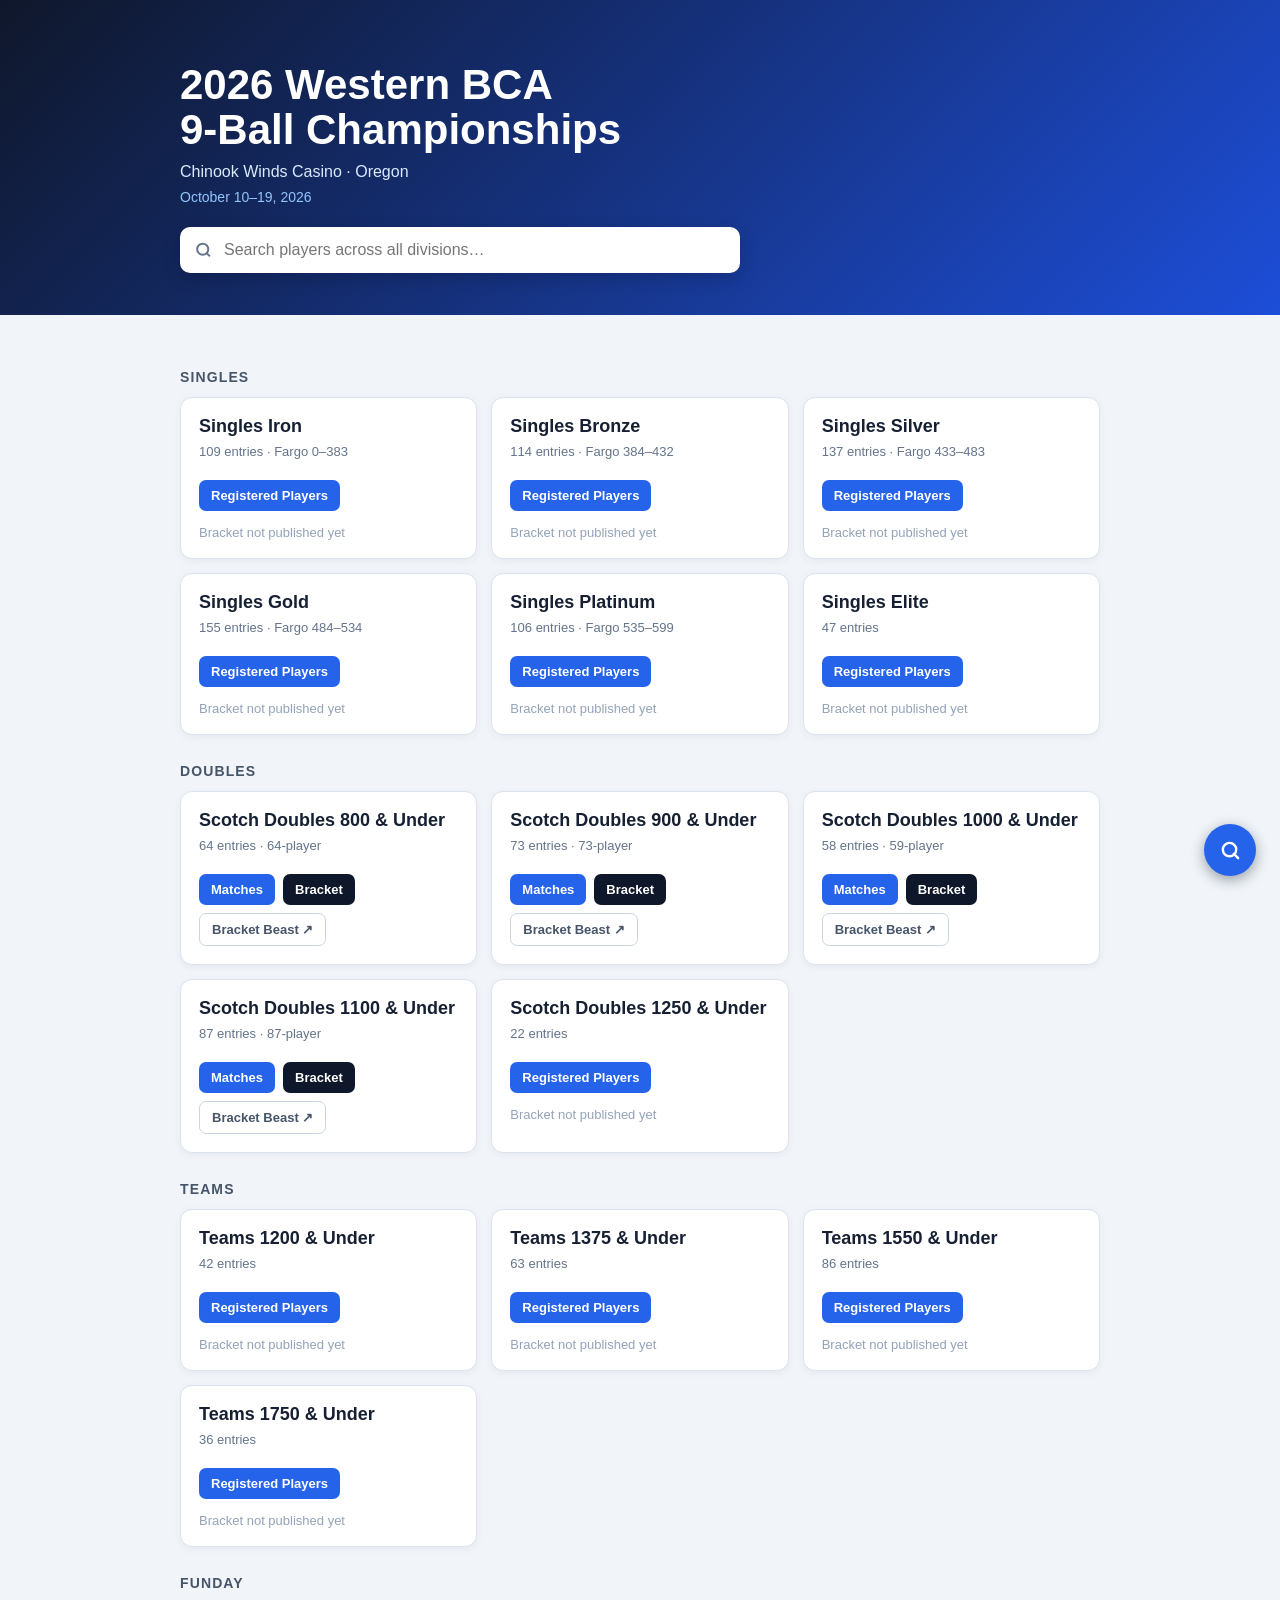
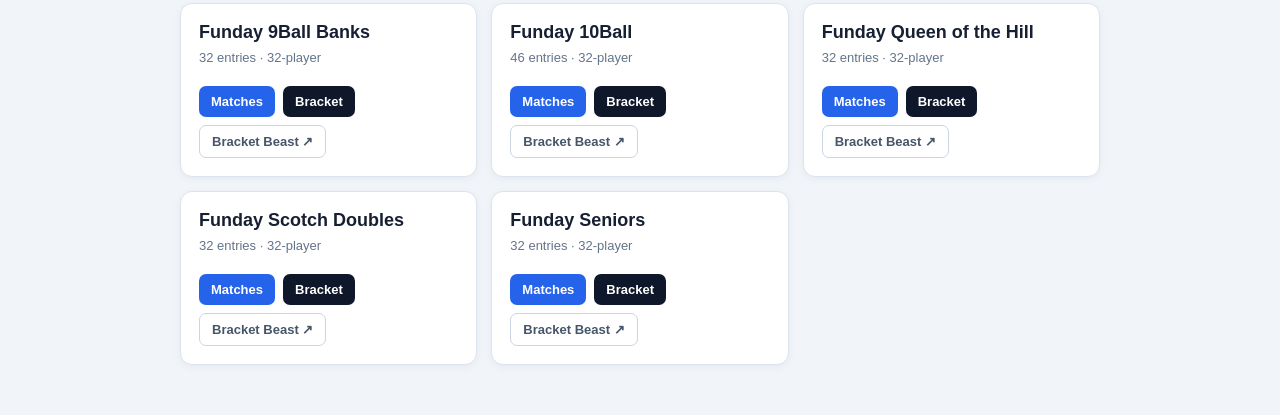
<file: wbca_2026.html>
<!DOCTYPE html>
<html lang="en">
<head>
<meta charset="utf-8">
<meta name="viewport" content="width=device-width,initial-scale=1">
<title>2026 Western BCA 9-Ball Championships — PoolRadar</title>
<style>
*{box-sizing:border-box}body{margin:0;background:#f1f5f9;color:#172033;font-family:-apple-system,BlinkMacSystemFont,"Segoe UI",sans-serif}.hero{background:linear-gradient(135deg,#0f172a,#1d4ed8);color:white;padding:42px 20px}.wrap{max-width:920px;margin:auto}.back{color:#bfdbfe;text-decoration:none;font-size:14px}.back:hover{text-decoration:underline}h1{font-size:clamp(26px,5vw,42px);line-height:1.08;margin:20px 0 10px}.sub{color:#dbeafe;font-size:16px}.meta{color:#93c5fd;font-size:14px;margin-top:8px}.content{padding:26px 20px 50px}.status{text-align:center;color:#64748b;padding:40px}.spinner{display:inline-block;width:16px;height:16px;border:2px solid #cbd5e1;border-top-color:#2563eb;border-radius:50%;animation:spin .65s linear infinite;vertical-align:-3px;margin-right:8px}@keyframes spin{to{transform:rotate(360deg)}}.day{margin:28px 0 12px;font-size:14px;color:#475569;text-transform:uppercase;letter-spacing:.08em}.grid{display:grid;grid-template-columns:repeat(auto-fit,minmax(280px,1fr));gap:14px}.card{background:white;border:1px solid #dbe3ee;border-radius:12px;padding:18px;box-shadow:0 2px 8px rgba(15,23,42,.05)}.card h2{font-size:18px;margin:0 0 7px}.details{font-size:13px;color:#64748b;min-height:20px}.actions{display:flex;gap:8px;flex-wrap:wrap;margin-top:16px}.btn{display:inline-block;border-radius:7px;padding:8px 12px;text-decoration:none;font-size:13px;font-weight:600;background:#2563eb;color:white}.btn.graph{background:#0f172a}.btn.source{background:white;color:#475569;border:1px solid #cbd5e1}.empty{color:#94a3b8;font-size:13px;margin-top:14px}.error{color:#b91c1c;background:#fee2e2;border:1px solid #fecaca;border-radius:8px;padding:14px}.search-fab{position:fixed;right:24px;bottom:calc(24px + env(safe-area-inset-bottom));width:52px;height:52px;border:0;border-radius:50%;background:#2563eb;color:white;display:flex;align-items:center;justify-content:center;cursor:pointer;box-shadow:0 4px 14px rgba(15,23,42,.4);z-index:20}.search-fab:hover{background:#1d4ed8}.search-fab svg{width:23px;height:23px}
.hero-search-wrap{position:relative;max-width:560px;margin-top:22px}.hero-search-icon{position:absolute;left:14px;top:50%;transform:translateY(-50%);width:19px;height:19px;color:#64748b;pointer-events:none}.hero-search{width:100%;border:1px solid rgba(255,255,255,.3);border-radius:10px;background:white;color:#172033;font-size:16px;font-family:inherit;padding:13px 16px 13px 43px;outline:none;box-shadow:0 5px 18px rgba(2,6,23,.2)}.hero-search:focus{border-color:#93c5fd;box-shadow:0 0 0 3px rgba(147,197,253,.25),0 5px 18px rgba(2,6,23,.2)}
</style>
<link rel="stylesheet" href="player-search.css">
</head>
<body>
<header class="hero"><div class="wrap">
  <h1>2026 Western BCA<br>9-Ball Championships</h1>
  <div class="sub">Chinook Winds Casino · Oregon</div>
  <div class="meta">October 10–19, 2026</div>
  <div class="hero-search-wrap"><svg class="hero-search-icon" viewBox="0 0 24 24" fill="none" stroke="currentColor" stroke-width="2.5"><circle cx="11" cy="11" r="7"></circle><path d="m20 20-4.5-4.5"></path></svg><input class="hero-search" id="hero-search" placeholder="Search players across all divisions…" autocomplete="off" autocorrect="off" autocapitalize="off" spellcheck="false" aria-label="Search players across all divisions"></div>
</div></header>
<main class="content"><div class="wrap" id="list"><div class="status"><span class="spinner"></span>Loading divisions…</div></div></main>
<button class="search-fab" id="search-fab" aria-label="Search players" title="Search players (/)" type="button"><svg viewBox="0 0 24 24" fill="none" stroke="currentColor" stroke-width="2.5" stroke-linecap="round"><circle cx="11" cy="11" r="7"></circle><path d="m20 20-4.5-4.5"></path></svg></button>
<div id="player-search-mount"></div>
<script src="wbca-search.js"></script>
<script src="bracketbeast.js"></script>
<script src="player-search.js"></script>
<script>
playerSearch.mountOverlay({hostId:'player-search-mount',overlayId:'search-overlay',inputId:'search-input',resultsId:'search-results',closeId:'search-close',hintId:'search-note'});
document.getElementById('search-note').hidden=false;
</script>
<script>
(function(){
  'use strict';
  var TOURNAMENT_ID=53;
  var remote='https://wnt-proxy.slyfox3.workers.dev';
  var base=(location.hostname==='localhost'||location.hostname==='127.0.0.1')?'':remote;
  var players=[],searchReady=false,searchCursor=-1,searchHits=[];
  var divisionData={divisions:[]},registrationEntries=[];
  var SEARCH_CACHE_KEY='poolradar_wbca_2026_search_v1';
  function esc(s){return String(s==null?'':s).replace(/[&<>"']/g,function(c){return {'&':'&amp;','<':'&lt;','>':'&gt;','"':'&quot;',"'":'&#39;'}[c];});}
  function dateLabel(s){if(!s)return 'Date TBA';var d=new Date(s+'T12:00:00');return d.toLocaleDateString(undefined,{weekday:'long',month:'long',day:'numeric'});}
  function medalRank(name){
    var order={iron:0,bronze:1,silver:2,gold:3,platinum:4,elite:5};
    var match=String(name||'').toLowerCase().match(/\b(iron|bronze|silver|gold|platinum|elite)\b/);
    return match?order[match[1]]:null;
  }
  function eventType(name){
    name=String(name||'').toLowerCase();
    if(/\bfunday\b/.test(name))return {rank:5,label:'Funday'};
    if(/\b(single|singles)\b/.test(name))return {rank:0,label:'Singles'};
    if(/\b(double|doubles)\b/.test(name))return {rank:1,label:'Doubles'};
    if(/\b(team|teams)\b/.test(name))return {rank:2,label:'Teams'};
    return {rank:4,label:'Other'};
  }
  function render(data){
    var divisions=(data.divisions||[]).map(function(d){return Object.assign({},d);});
    wbcaSearch.registeredDivisions(registrationEntries).forEach(function(roster){
      var published=divisions.find(function(d){return String(d.acronym||'').toLowerCase()===roster.acronym || normal(d.name).replace(/[^a-z0-9]+/g,'')===normal(roster.name).replace(/[^a-z0-9]+/g,'');});
      if(published){published.entryCount=roster.entryCount;published.ratingRange=roster.ratingRange;}
      else divisions.push(roster);
    });
    divisions.sort(function(a,b){
      var ae=eventType(a.name).rank,be=eventType(b.name).rank;
      if(ae!==be)return ae-be;
      var ar=medalRank(a.name),br=medalRank(b.name);
      if(ar!==null&&br!==null&&ar!==br)return ar-br;
      return String(a.name).localeCompare(String(b.name),undefined,{numeric:true,sensitivity:'base'});
    });
    var html='',category='';
    divisions.forEach(function(d,index){
      var type=eventType(d.name);
      if(type.label!==category){
        if(category)html+='</div>';
        category=type.label;
        html+='<h2 class="day">'+esc(category)+'</h2><div class="grid">';
      }
      var brackets=d.brackets||[];
      html+='<article class="card"><h2>'+esc(String(d.name||'').trim())+'</h2>'+
        '<div class="details">'+(d.entryCount?d.entryCount+' entries':esc(dateLabel(d.startDate)))+
        (d.ratingRange?' · Fargo '+esc(d.ratingRange):'')+
        (d.expectedNumberOfPlayers?' · '+d.expectedNumberOfPlayers+'-player':'')+'</div>';
      if(brackets.length||d.entryCount){
        html+='<div class="actions">';
        if(!brackets.length)html+='<a class="btn" href="index.html?bracketbeast='+encodeURIComponent(d.acronym)+'">Registered Players</a>';
        brackets.forEach(function(b){
          var slug=String(d.acronym||'').toLowerCase()||TOURNAMENT_ID+'/'+d.divisionId+'/'+b.divisionBracketId;
          var source='https://player.bracketbeast.com/tournament/'+TOURNAMENT_ID+'/divisions/'+d.divisionId+'/brackets/'+b.divisionBracketId;
          html+='<a class="btn" href="index.html?bracketbeast='+encodeURIComponent(slug)+'">Matches</a>'+
            '<a class="btn graph" href="graph.html?bracketbeast='+encodeURIComponent(slug)+'">Bracket</a>'+
            '<a class="btn source" target="_blank" rel="noopener" href="'+esc(source)+'">Bracket Beast ↗</a>';
        });
        html+='</div>';
        if(!brackets.length)html+='<div class="empty">Bracket not published yet</div>';
      }else html+='<div class="empty">Bracket not published yet</div>';
      html+='</article>';
    });
    if(category)html+='</div>';
    document.getElementById('list').innerHTML=html||'<div class="status">No divisions published yet.</div>';
  }
  function normal(s){return String(s||'').normalize('NFD').replace(/[\u0300-\u036f]/g,'').toLowerCase();}
  function rankPlayers(query){
    return query.trim()?playerSearch.rankPlayers(query,players).slice(0,200):[];
  }

  function renderSearch(){
    var query=document.getElementById('search-input').value;
    searchHits=rankPlayers(query);searchCursor=-1;
    var result=document.getElementById('search-results');
    if(!searchReady){result.innerHTML='<div class="pse-empty"><span class="spinner"></span>Loading players…</div>';return;}
    if(!query.trim()){result.innerHTML='<div class="pse-empty">Type a player’s first or last name</div>';return;}
    if(!searchHits.length){result.innerHTML='<div class="pse-empty">No players found</div>';return;}
    result.innerHTML=playerSearch.renderResults(searchHits.map(function(p){return {kind:'player',player:p};}),{
      query:query,
      playerHref:function(p){return p.slug?'index.html?bracketbeast='+encodeURIComponent(p.slug):(wbcaSearch.isTeamDivision(p.division)?'index.html?bracketbeast='+encodeURIComponent(wbcaSearch.rosterSlug(p.division)):'');},
      playerDetailsHtml:function(p){return esc(p.division)+(p.slug?'':' · Bracket not published yet');}
    });
  }

  function loadPlayers(divisions){
    var jobs=[],loadedPlayers=[],bracketFailures=0;
    var fullNames=Promise.allSettled(['Scotch','Teams','Singles'].map(function(kind){
      return registrationEntries.length?Promise.resolve(registrationEntries.filter(function(e){return String(e.division).toLowerCase()===kind.toLowerCase();})):wbcaSearch.loadEntries(base,kind);
    }));
    (divisions||[]).forEach(function(d){(d.brackets||[]).forEach(function(b){jobs.push(fetch(base+'/bracketbeast/bracket?id='+encodeURIComponent(b.divisionBracketId)).then(function(r){if(!r.ok)throw new Error('HTTP '+r.status);return r.json();}).then(function(payload){
        var seen={},bracketPlayers=[],slug=String(d.acronym||'').toLowerCase()||TOURNAMENT_ID+'/'+d.divisionId+'/'+b.divisionBracketId;
        var result=bracketBeastBuildResult(payload);
        var matches=Object.values(result.bracketByNum);
        matches.forEach(function(m){[m.p1,m.p2].forEach(function(participant){
          var name=participant&&String(participant.name||'').trim(),key=normal(name);
          if(name&&!seen[key]){seen[key]=true;var player={name:name,division:d.name,slug:slug};bracketPlayers.push(player);loadedPlayers.push(player);}
        });});
        playerSearch.applySchedules(bracketPlayers,matches);
      }).catch(function(){bracketFailures++;return null;}));});});
    return Promise.all([Promise.all(jobs),fullNames]).then(function(results){
      var entries=[],failed=[];
      results[1].forEach(function(result,i){if(result.status==='fulfilled')entries=entries.concat(result.value);else failed.push(['Scotch','Teams','Singles'][i]);});
      wbcaSearch.enrich(loadedPlayers,entries);
      wbcaSearch.registeredDivisions(entries).forEach(function(division){
        var published=(divisions||[]).find(function(d){return normal(d.name).replace(/[^a-z0-9]+/g,'')===normal(division.name).replace(/[^a-z0-9]+/g,'');});
        var bracket=published&&published.brackets&&published.brackets[0];
        var slug=bracket?(String(published.acronym||'').toLowerCase()||TOURNAMENT_ID+'/'+published.divisionId+'/'+bracket.divisionBracketId):division.acronym;
        wbcaSearch.registeredPlayers(division.name,entries).forEach(function(p){
          if(!loadedPlayers.some(function(other){return wbcaSearch.sameSearchEntry(other,{name:p.name,division:division.name,searchMembers:p.searchMembers});})){
            loadedPlayers.push({name:p.name,division:division.name,slug:slug,rating:p.skill_level,searchNames:p.searchNames,searchMembers:p.searchMembers||[]});
          }
        });
      });
      loadedPlayers=wbcaSearch.uniqueSearchEntries(loadedPlayers);
      if(searchReady&&(failed.length||bracketFailures))return;
      players=loadedPlayers;registrationEntries=entries;
      players.sort(function(a,b){return a.name.localeCompare(b.name)||a.division.localeCompare(b.division);});searchReady=true;
      render(divisionData);
      if(!failed.length&&!bracketFailures)saveSearchCache();
      document.getElementById('search-note').textContent=players.length+' players and teams · '+jobs.length+' published brackets'+(failed.length?' · '+failed.join(' / ')+' full-name lookup unavailable':'');renderSearch();
    });
  }
  function openSearch(initial){
    if(typeof initial!=='string')initial='';
    document.getElementById('hero-search').value='';
    document.getElementById('search-overlay').classList.add('open');
    document.getElementById('search-input').value=initial;
    renderSearch();document.getElementById('search-input').focus();
  }
  function closeSearch(){
    document.getElementById('search-overlay').classList.remove('open');
    var input=document.getElementById('search-input');
    input.blur();input.value='';
    document.getElementById('hero-search').value='';
  }
  document.getElementById('search-fab').addEventListener('click',openSearch);
  document.getElementById('search-close').addEventListener('click',closeSearch);
  document.getElementById('search-input').addEventListener('input',renderSearch);
  document.getElementById('hero-search').addEventListener('input',function(){if(this.value)openSearch(this.value);});
  document.getElementById('hero-search').addEventListener('keydown',function(e){if(e.key==='Enter'){e.preventDefault();openSearch(this.value);}});
  document.getElementById('search-input').addEventListener('keydown',function(e){
    if(e.key==='ArrowDown'||e.key==='ArrowUp'){e.preventDefault();if(!searchHits.length)return;searchCursor=(searchCursor+(e.key==='ArrowDown'?1:-1)+searchHits.length)%searchHits.length;document.querySelectorAll('.pse-item').forEach(function(el,i){el.classList.toggle('active',i===searchCursor);});}
    if(e.key==='Enter'&&searchHits.length){var at=searchCursor<0?0:searchCursor;var result=document.querySelector('.pse-item[data-index="'+at+'"]');if(result&&result.href)location.href=result.href;}
  });
  document.addEventListener('keydown',function(e){if(e.key==='Escape')closeSearch();else if(e.key==='/'&&!document.getElementById('search-overlay').classList.contains('open')){e.preventDefault();openSearch();}});
  function validSearchCache(data){
    return data&&data.version===1&&Array.isArray(data.players)&&data.players.length>0&&
      data.players.every(function(p){return typeof p.name==='string'&&typeof p.division==='string';})&&
      Array.isArray(data.entries)&&data.entries.length>0&&data.divisionData&&Array.isArray(data.divisionData.divisions);
  }
  function saveSearchCache(){
    try{localStorage.setItem(SEARCH_CACHE_KEY,JSON.stringify({version:1,players:players,entries:registrationEntries,divisionData:divisionData}));}catch(e){/* Search also works when browser storage is unavailable. */}
  }
  function applySearchCache(data){
    players=data.players;registrationEntries=data.entries;divisionData=data.divisionData;searchReady=true;
    render(divisionData);
    document.getElementById('search-note').textContent=players.length+' players and teams';
    renderSearch();
  }
  function refreshDivisions(){
    return fetch(base+'/bracketbeast/tournament/53/divisions').then(function(r){return r.json().then(function(d){if(!r.ok)throw new Error(d.message||d.error||('HTTP '+r.status));return d;});}).then(function(data){
      divisionData=data;render(data);
      return loadPlayers(data.divisions);
    }).catch(function(e){
      if(!searchReady){document.getElementById('list').innerHTML='<div class="error">Could not load divisions: '+esc(e.message)+'</div>';}
    });
  }
  function loadSearchData(){
    var cached=null;
    try{cached=JSON.parse(localStorage.getItem(SEARCH_CACHE_KEY));}catch(e){}
    if(validSearchCache(cached)){applySearchCache(cached);return refreshDivisions();}
    // The small card manifest paints before the larger search snapshot starts.
    return fetch('wbca_2026-divisions.json').then(function(r){if(!r.ok)throw new Error('Division snapshot unavailable');return r.json();}).then(function(data){
      if(!data||!Array.isArray(data.divisions))throw new Error('Invalid division snapshot');
      render(data);
    }).catch(function(){/* The search snapshot can also provide the division cards. */}).then(function(){
      return new Promise(function(resolve){requestAnimationFrame(function(){requestAnimationFrame(resolve);});});
    }).then(function(){
      return fetch('wbca_2026-search.json').then(function(r){if(!r.ok)throw new Error('Search snapshot unavailable');return r.json();});
    }).then(function(data){
      if(!validSearchCache(data))throw new Error('Invalid search snapshot');
      applySearchCache(data);saveSearchCache();return refreshDivisions();
    }).catch(function(){
      // A missing snapshot falls back to the live sources.
      return refreshDivisions();
    });

  }
  loadSearchData();
})();
</script>
</body>
</html>
</file>
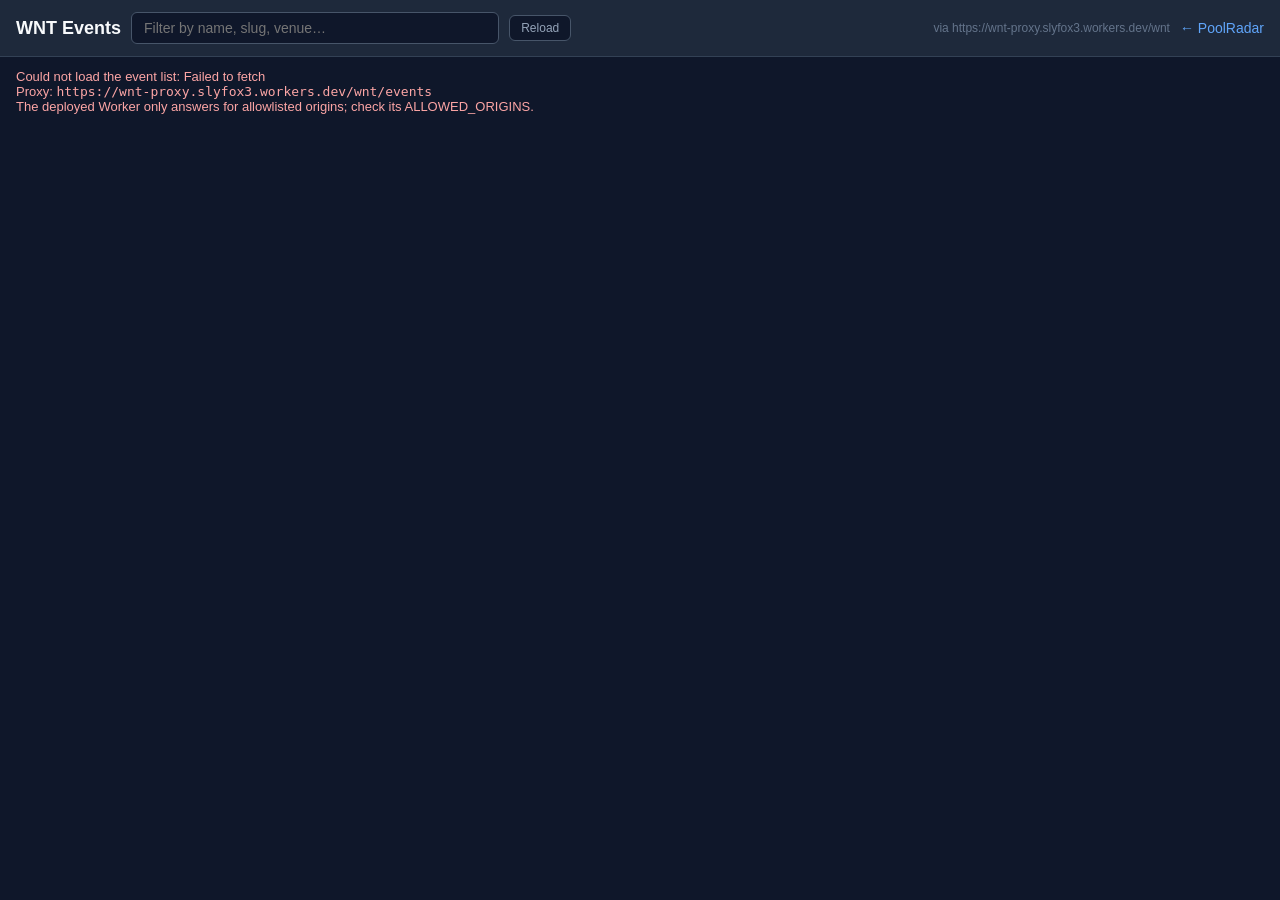
<file: wnt-events-test.html>
<!DOCTYPE html>
<html lang="en">
<head>
<meta charset="utf-8">
<meta name="viewport" content="width=device-width, initial-scale=1">
<title>PoolRadar &mdash; WNT Events</title>
<style>
* { box-sizing: border-box; }
body { font-family: -apple-system, BlinkMacSystemFont, 'Segoe UI', sans-serif; margin: 0; background: #0f172a; color: #e2e8f0; font-size: 14px; }
a { color: #60a5fa; text-decoration: none; }
a:hover { text-decoration: underline; }

.header { display: flex; align-items: center; gap: 10px; padding: 12px 16px; background: #1e293b; border-bottom: 1px solid #334155; flex-wrap: wrap; }
.header h1 { margin: 0; font-size: 18px; color: #f8fafc; flex-shrink: 0; }
.header .sub { color: #64748b; font-size: 12px; }
.url-input { flex: 1; min-width: 180px; max-width: 420px; padding: 7px 12px; border: 1px solid #475569; border-radius: 6px; background: #0f172a; color: #e2e8f0; font-size: 14px; font-family: inherit; }
.toggle-btn { background: #0f172a; border: 1px solid #475569; color: #94a3b8; border-radius: 6px; padding: 5px 11px; cursor: pointer; font-size: 12px; font-family: inherit; }
.toggle-btn:hover { border-color: #64748b; color: #e2e8f0; }
.spacer { flex: 1; }

#status { padding: 12px 16px; font-size: 13px; color: #94a3b8; }
#status.error { color: #fca5a5; }
.spinner { display: inline-block; width: 13px; height: 13px; border: 2px solid #334155; border-top-color: #60a5fa; border-radius: 50%; animation: spin .6s linear infinite; vertical-align: -2px; margin-right: 6px; }
@keyframes spin { to { transform: rotate(360deg); } }

.wrap { padding: 0 16px 32px; max-width: 900px; }
.section-title { color: #475569; font-size: 11px; text-transform: uppercase; letter-spacing: .05em; margin: 18px 0 6px; }

.ev { display: flex; align-items: baseline; gap: 10px; padding: 9px 12px; background: #1e293b; border: 1px solid #334155; border-radius: 8px; margin-bottom: 6px; flex-wrap: wrap; }
.ev-name { font-size: 15px; color: #f8fafc; font-weight: 600; }
/* Monospace so slugs line up as a column and a typo in one is obvious. */
.ev-slug { font: 12px/1.4 'SF Mono', Menlo, Consolas, monospace; color: #64748b; }
.ev-meta { color: #94a3b8; font-size: 12px; }
.ev-links { margin-left: auto; display: flex; gap: 12px; font-size: 12px; flex-shrink: 0; }
/* Same pink that rings a live match in graph.html, so "live" means one thing
   across the two pages. */
.live { border: 1px solid #ec4899; color: #f9a8d4; border-radius: 4px; padding: 1px 5px; font-size: 10px; text-transform: uppercase; letter-spacing: .04em; }

details { margin-top: 22px; }
summary { cursor: pointer; color: #64748b; font-size: 12px; }
summary:hover { color: #e2e8f0; }
pre { background: #1e293b; border: 1px solid #334155; border-radius: 8px; padding: 12px; overflow: auto; max-height: 60vh;
  font: 11px/1.5 'SF Mono', Menlo, Consolas, monospace; color: #cbd5e1; }
</style>
</head>
<body>

<div class="header">
  <h1>WNT Events</h1>
  <input class="url-input" id="filter" placeholder="Filter by name, slug, venue&hellip;" autocomplete="off"
         autocorrect="off" autocapitalize="off" spellcheck="false" aria-label="Filter events">
  <button class="toggle-btn" id="reload">Reload</button>
  <span class="spacer"></span>
  <span class="sub" id="via"></span>
  <a href="index.html">&larr; PoolRadar</a>
</div>

<div id="status"></div>
<div class="wrap">
  <div id="list"></div>
  <details id="raw-box" hidden>
    <summary>Raw JSON from the proxy</summary>
    <pre id="raw"></pre>
  </details>
</div>

<script>
// The same proxy graph.html and index.html read: wntlivescores.com is
// login-only, so every read goes through a Worker holding the session. Served
// locally by wnt-dev-proxy.py, which also serves this page — hence the switch,
// which lets one file work both here and on the deployed site.
const WNT_PROXY_REMOTE = 'https://wnt-proxy.slyfox3.workers.dev';
const WNT_PROXY = (location.hostname === 'localhost' || location.hostname === '127.0.0.1')
  ? '/wnt' : WNT_PROXY_REMOTE + '/wnt';

const $ = (id) => document.getElementById(id);

function setStatus(msg, isError) {
  const el = $('status');
  el.className = isError ? 'error' : '';
  el.innerHTML = msg;
}

function esc(s) {
  if (s == null) return '';
  const d = document.createElement('div');
  d.textContent = String(s);
  return d.innerHTML;
}

// Everything the list route returns, held so the filter can redraw without
// asking the proxy again — the scrape behind it is a 280KB page fetch.
let events = [];

function fetchEvents() {
  return fetch(WNT_PROXY + '/events')
    .then((r) => r.json().then((d) => {
      // The proxy reports its own failures as JSON with an `error` key and a
      // non-2xx status, so the body is worth reading even when the fetch failed.
      if (!r.ok) throw new Error(d.message || d.error || ('HTTP ' + r.status));
      return d;
    }));
}

function render() {
  const q = $('filter').value.trim().toLowerCase();
  const shown = !q ? events : events.filter((e) =>
    [e.name, e.slug, e.venue, e.city, e.dates].some((v) => v && String(v).toLowerCase().includes(q)));

  let html = '';
  let section = null;
  for (const e of shown) {
    // Cards arrive in the site's own order, already grouped under "Upcoming
    // events" / "Past events", so a heading on each change is enough.
    if (e.section !== section) {
      section = e.section;
      html += '<div class="section-title">' + esc(section || 'Events') + '</div>';
    }
    const meta = [e.dates, e.venue, e.city].filter(Boolean).map(esc).join(' &middot; ');
    html += '<div class="ev">'
      + '<span class="ev-name">' + esc(e.name) + '</span>'
      + (e.live ? '<span class="live">Live scores</span>' : '')
      + (meta ? '<span class="ev-meta">' + meta + '</span>' : '')
      + '<span class="ev-slug">' + esc(e.slug) + '</span>'
      + '<span class="ev-links">'
      + '<a href="graph.html?wnt=' + encodeURIComponent(e.slug) + '">Graph &rarr;</a>'
      + '<a href="index.html?wnt=' + encodeURIComponent(e.slug) + '">PoolRadar &rarr;</a>'
      + '<a href="https://www.wntlivescores.com/events/' + encodeURIComponent(e.slug) + '" target="_blank" rel="noopener">WNT &rarr;</a>'
      + '</span></div>';
  }
  $('list').innerHTML = html || '<div class="ev">Nothing matches that filter.</div>';
  setStatus(shown.length === events.length
    ? events.length + ' events'
    : shown.length + ' of ' + events.length + ' events');
}

function load() {
  setStatus('<span class="spinner"></span>Asking the proxy for the event list&hellip;');
  $('raw-box').hidden = true;
  fetchEvents().then((data) => {
    events = Array.isArray(data) ? data : [];
    // The point of a test page is to see the real shape, entity quirks and all
    // — so this is the untouched body, not the rendered view re-serialised.
    $('raw').textContent = JSON.stringify(data, null, 2);
    $('raw-box').hidden = false;
    render();
  }).catch((err) => {
    // Failures here are nearly always the session or the origin allowlist, and
    // both are invisible unless the page says so out loud.
    setStatus('Could not load the event list: ' + esc(err.message)
      + '<br>Proxy: <code>' + esc(WNT_PROXY) + '/events</code>'
      + (WNT_PROXY === '/wnt'
        ? '<br>Is wnt-dev-proxy.py running, and does .wnt-session still hold a live session?'
        : '<br>The deployed Worker only answers for allowlisted origins; check its ALLOWED_ORIGINS.'),
      true);
  });
}

$('via').textContent = 'via ' + WNT_PROXY;
$('reload').addEventListener('click', load);
$('filter').addEventListener('input', () => { if (events.length) render(); });
load();
</script>

</body>
</html>
</file>
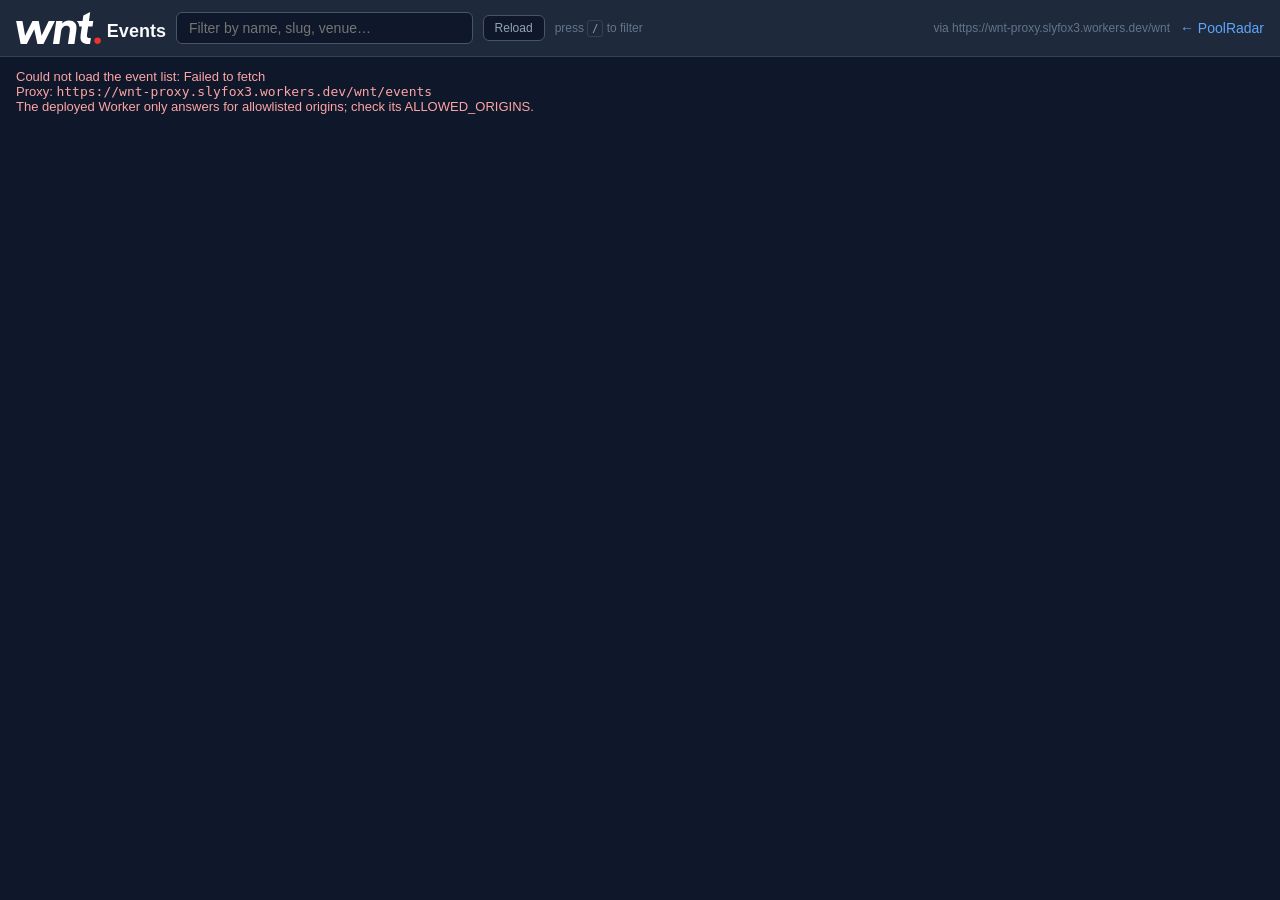
<file: wnt.html>
<!DOCTYPE html>
<html lang="en">
<head>
<meta charset="utf-8">
<meta name="viewport" content="width=device-width, initial-scale=1">
<title>PoolRadar &mdash; WNT Events</title>
<style>
* { box-sizing: border-box; }
body { font-family: -apple-system, BlinkMacSystemFont, 'Segoe UI', sans-serif; margin: 0; background: #0f172a; color: #e2e8f0; font-size: 14px; }
a { color: #60a5fa; text-decoration: none; }
a:hover { text-decoration: underline; }

.header { display: flex; align-items: center; gap: 10px; padding: 12px 16px; background: #1e293b; border-bottom: 1px solid #334155; flex-wrap: wrap; }
.header h1 { margin: 0; font-size: 18px; color: #f8fafc; flex-shrink: 0; }
/* The wordmark stands in for the word, so the heading still reads "WNT
   Events" — including to a screen reader, which gets it from the aria-label.
   Inlined rather than fetched, same as index.html carries it: it is 1.4KB and
   a request would cost more than the bytes. Sized in em off the heading and
   in the artwork's own 146.5x55.31 ratio, so contain never letterboxes it. */
.wnt-logo { display: inline-block; height: 1.8em; width: 4.77em; vertical-align: -0.42em;
  background-repeat: no-repeat; background-position: left center; background-size: contain;
  background-image: url("data:image/svg+xml,%3Csvg xmlns='http://www.w3.org/2000/svg' viewBox='0 0 146.5 55.31'%3E%3Cdefs%3E%3Cstyle%3E .cls-1 { fill: %23fff; } .cls-2 { fill: %23ee342a; } %3C/style%3E%3C/defs%3E%3Cg%3E%3Cg%3E%3Cpolygon class='cls-1' points='56.27 15.35 44.05 40.84 39.08 15.35 28.21 15.35 15.52 40.84 10.95 15.35 0 15.35 7.81 55.31 18.44 55.31 31.37 29.89 36.75 55.31 47.3 55.31 67.14 15.35 56.27 15.35'/%3E%3Cpath class='cls-1' d='M91.32,14.55c-2.29,0-4.45.47-6.47,1.4-2.02.93-3.79,2.22-5.3,3.88l.63-4.48h-10.87l-5.62,39.96h10.95l3.07-21.82c.47-3.36,1.56-5.8,3.27-7.31,1.7-1.52,3.6-2.28,5.67-2.28,2.45,0,4.19.73,5.21,2.2,1.02,1.47,1.34,3.56.96,6.27l-3.22,22.94h11.11l3.43-24.38c.73-5.17-.04-9.19-2.3-12.07-2.26-2.88-5.76-4.32-10.5-4.32Z'/%3E%3Cpolygon class='cls-1' points='69.31 15.35 69.31 15.35 69.31 15.34 69.31 15.35'/%3E%3Cpath class='cls-1' d='M127.98,0l-11.79,5.99-1.31,9.35h-10.24c.54.49,1.04,1.03,1.51,1.62,1.74,2.21,2.78,4.93,3.1,8.12l.06.09h4.19l-1.8,12.79c-.46,3.25-.56,5.98-.31,8.19.25,2.21.94,4,2.09,5.36,1.14,1.36,2.74,2.33,4.79,2.92,2.05.59,4.67.88,7.87.88h1.6l1.44-10.23c-1.71,0-3.04-.08-4-.24-.96-.16-1.66-.49-2.1-1-.44-.51-.67-1.24-.69-2.2-.02-.96.07-2.21.29-3.76l1.79-12.71h7.51l1.38-9.83h-7.51l2.16-15.35Z'/%3E%3Cpath class='cls-2' d='M144.91,45.46c-1.06-1.06-2.44-1.59-4.14-1.59s-3.07.53-4.1,1.59c-1.04,1.06-1.55,2.44-1.55,4.14s.52,3.07,1.55,4.1c1.04,1.04,2.4,1.55,4.1,1.55s3.08-.52,4.14-1.55c1.06-1.04,1.59-2.4,1.59-4.1s-.53-3.08-1.59-4.14Z'/%3E%3C/g%3E%3C/g%3E%3C/svg%3E"); }
.header .sub { color: #64748b; font-size: 12px; }
.header kbd { font: 10px/1 'SF Mono', Menlo, Consolas, monospace; color: #94a3b8;
  border: 1px solid #334155; border-radius: 3px; padding: 2px 4px; }
/* A shortcut nobody can reach is not worth advertising, and on a touch screen
   there is no key to press. */
@media (hover: none) { .hint-slash { display: none; } }
.url-input { flex: 1; min-width: 180px; max-width: 420px; padding: 7px 12px; border: 1px solid #475569; border-radius: 6px; background: #0f172a; color: #e2e8f0; font-size: 14px; font-family: inherit; }
.toggle-btn { background: #0f172a; border: 1px solid #475569; color: #94a3b8; border-radius: 6px; padding: 5px 11px; cursor: pointer; font-size: 12px; font-family: inherit; }
.toggle-btn:hover { border-color: #64748b; color: #e2e8f0; }
.spacer { flex: 1; }

#status { padding: 12px 16px; font-size: 13px; color: #94a3b8; }
#status.error { color: #fca5a5; }
.spinner { display: inline-block; width: 13px; height: 13px; border: 2px solid #334155; border-top-color: #60a5fa; border-radius: 50%; animation: spin .6s linear infinite; vertical-align: -2px; margin-right: 6px; }
@keyframes spin { to { transform: rotate(360deg); } }

.wrap { padding: 0 16px 32px; max-width: 900px; }
/* The margin above is the separation as much as the words are. */
.section-title { color: #475569; font-size: 11px; text-transform: uppercase; letter-spacing: .05em; margin: 18px 0 6px; }

.ev { display: flex; align-items: baseline; gap: 10px; padding: 9px 12px; background: #1e293b; border: 1px solid #334155; border-radius: 8px; margin-bottom: 6px; flex-wrap: wrap; }
.ev-name { font-size: 15px; color: #f8fafc; font-weight: 600; }
/* A fixed basis so the dates line up down the page instead of starting wherever
   the name before them happened to end — which is also why the date leads the
   row now. Pinning the name instead would have aligned them just as well and
   truncated "Diamond Open NineBall Professional Players Championship" to do it.
   11em clears the longest the feed carries ("Jul 29 - Aug 1, 2026"); nowrap so
   a narrow window drops the whole date to the next line rather than breaking it
   in half, and tabular figures so the digits stack as a column too. */
.ev-date { flex: 0 0 11em; color: #94a3b8; font-size: 12px; white-space: nowrap;
  font-variant-numeric: tabular-nums; }
/* One step up the slate scale from the date beside it — 400 to 300, the same
   #cbd5e1 the rest of the app uses for ordinary body text. */
.ev-where { color: #cbd5e1; font-size: 12px; }
.ev-links { margin-left: auto; display: flex; gap: 12px; font-size: 12px; flex-shrink: 0; }
/* Same pink that rings a live match in graph.html, so "live" means one thing
   across the two pages. */
.live { border: 1px solid #ec4899; color: #f9a8d4; border-radius: 4px; padding: 1px 5px; font-size: 10px; text-transform: uppercase; letter-spacing: .04em; }

details { margin-top: 22px; }
summary { cursor: pointer; color: #64748b; font-size: 12px; }
summary:hover { color: #e2e8f0; }
pre { background: #1e293b; border: 1px solid #334155; border-radius: 8px; padding: 12px; overflow: auto; max-height: 60vh;
  font: 11px/1.5 'SF Mono', Menlo, Consolas, monospace; color: #cbd5e1; }
</style>
</head>
<body>

<div class="header">
  <h1><span class="wnt-logo" role="img" aria-label="WNT"></span> Events</h1>
  <input class="url-input" id="filter" placeholder="Filter by name, slug, venue&hellip;" autocomplete="off"
         autocorrect="off" autocapitalize="off" spellcheck="false" aria-label="Filter events">
  <button class="toggle-btn" id="reload">Reload</button>
  <span class="sub hint-slash">press <kbd>/</kbd> to filter</span>
  <span class="spacer"></span>
  <span class="sub" id="via"></span>
  <a href="index.html">&larr; PoolRadar</a>
</div>

<div id="status"></div>
<div class="wrap">
  <div id="list"></div>
  <details id="raw-box" hidden>
    <summary>Raw JSON from the proxy</summary>
    <pre id="raw"></pre>
  </details>
</div>

<script>
// The same proxy graph.html and index.html read: wntlivescores.com is
// login-only, so every read goes through a Worker holding the session. Served
// locally by wnt-dev-proxy.py, which also serves this page — hence the switch,
// which lets one file work both here and on the deployed site.
const WNT_PROXY_REMOTE = 'https://wnt-proxy.slyfox3.workers.dev';
const WNT_PROXY = (location.hostname === 'localhost' || location.hostname === '127.0.0.1')
  ? '/wnt' : WNT_PROXY_REMOTE + '/wnt';

const $ = (id) => document.getElementById(id);

function setStatus(msg, isError) {
  const el = $('status');
  el.className = isError ? 'error' : '';
  el.innerHTML = msg;
}

// A safety net, not the fix. The proxy strips entities from every field it
// scrapes, but venue and city skipped that for a while and the deployed Worker
// is still a build behind the repo — so until it catches up, "Harrah&#39;s
// Resort" would reach the page verbatim. Harmless once it does: there is
// nothing left to decode. &amp; goes last, or a single-encoded string decodes
// twice.
function unescapeEntities(s) {
  return String(s == null ? '' : s)
    .replace(/&#0?39;/g, "'").replace(/&quot;/g, '"')
    .replace(/&lt;/g, '<').replace(/&gt;/g, '>')
    .replace(/&nbsp;/g, ' ').replace(/&amp;/g, '&');
}

function esc(s) {
  if (s == null) return '';
  const d = document.createElement('div');
  d.textContent = String(s);
  return d.innerHTML;
}

// Everything the list route returns, held so the filter can redraw without
// asking the proxy again — the scrape behind it is a 280KB page fetch.
let events = [];
// slug -> whether it has a bracket. Empty until the probe answers, and a slug
// missing from it means "not asked yet", not "nothing there".
let probed = {};

// Half of what WNT lists has no bracket behind it, and the events page cannot
// tell you which — an empty event and a full one carry the same card. The only
// way to know is to ask, one cheap upstream call each, which the proxy batches
// and remembers for a day.
//
// Asked after the list is already on screen rather than before: it takes a few
// seconds for a hundred events, and nothing else on the page needs to wait for
// it. The dead rows drop out when it lands.
// Twelve at a time, matching what one Worker invocation can actually finish.
// The ceiling is subrequests, and a slug costs three of them — the cache read,
// the fetch, the cache write — so the free plan's fifty is really sixteen slugs,
// not fifty. Thirty used to come back two thirds answered for exactly that
// reason. Sent in parallel, so splitting costs nothing in wall clock, and a
// batch that fails leaves its own slugs unanswered and the rest unaffected.
const PROBE_CHUNK = 12;

function probeAll() {
  const slugs = events.map((e) => e.slug);
  if (!WNT_PROXY || !slugs.length) return;
  const t0 = performance.now();
  const chunks = [];
  for (let i = 0; i < slugs.length; i += PROBE_CHUNK) chunks.push(slugs.slice(i, i + PROBE_CHUNK));
  console.log('[wnt] probing %d slugs in %d batch(es) of up to %d…',
    slugs.length, chunks.length, PROBE_CHUNK);
  Promise.all(chunks.map((c) =>
    fetch(WNT_PROXY + '/probe?slugs=' + encodeURIComponent(c.join(',')))
      .then((r) => (r.ok ? r.json() : {}))
      .catch(() => ({}))))
    .then((maps) => {
      probed = Object.assign({}, ...maps);
      const answered = Object.keys(probed);
      const withData = answered.filter((k) => probed[k]);
      const without = answered.filter((k) => !probed[k]);
      console.log('[wnt] probe answered %d/%d in %sms — %d with a bracket, %d without',
        answered.length, slugs.length, (performance.now() - t0).toFixed(0),
        withData.length, without.length);
      // Named, because "half the calendar vanished" is worth being able to
      // check against the site rather than take on trust.
      if (without.length) console.log('[wnt] no bracket:', without.join(', '));
      const unanswered = slugs.filter((s) => !(s in probed));
      if (unanswered.length) {
        console.warn('[wnt] %d slug(s) went unanswered and are still listed:',
          unanswered.length, unanswered.join(', '));
      }
      render();
    })
    .catch((err) => {
      // The list is still the list without it — every event stays visible.
      console.warn('[wnt] probe failed, showing the whole calendar unfiltered:', err);
    });
}

function fetchEvents() {
  return fetch(WNT_PROXY + '/events')
    .then((r) => r.json().then((d) => {
      // The proxy reports its own failures as JSON with an `error` key and a
      // non-2xx status, so the body is worth reading even when the fetch failed.
      if (!r.ok) throw new Error(d.message || d.error || ('HTTP ' + r.status));
      return d;
    }));
}

function render() {
  const q = $('filter').value.trim().toLowerCase();
  // An event the probe answered "no" for is dropped outright — half of what WNT
  // lists has no bracket behind it, and a row that leads nowhere is not worth
  // the line it sits on. Tested for false rather than for falsiness: undefined
  // means the probe has not answered yet, and an unprobed event still shows.
  const live = events.filter((e) => probed[e.slug] !== false);
  const shown = !q ? live : live.filter((e) =>
    [e.name, e.slug, e.venue, e.city, e.dates].some((v) => v && String(v).toLowerCase().includes(q)));

  // The group the list opens on needs no label — you are looking at it, and the
  // dates say what it is. The boundary into the next one is the whole point of
  // a heading: it marks where upcoming stops and the archive starts. Read off
  // the full list rather than the filtered one, so a filter that happens to
  // hide every upcoming event still leaves "Past events" labelled.
  const firstSection = events.length ? events[0].section : null;
  let html = '';
  let section = null;
  for (const e of shown) {
    if (e.section !== section) {
      section = e.section;
      if (section !== firstSection) {
        html += '<div class="section-title">' + esc(section || 'Events') + '</div>';
      }
    }
    // Where an event is carries further at a glance than when it was, so it is
    // lifted a step out of the grey the date sits in.
    const when = e.dates ? esc(unescapeEntities(e.dates)) : '';
    const where = [e.venue, e.city].filter(Boolean)
      .map(unescapeEntities).map(esc).join(' &middot; ');
    html += '<div class="ev">'
      + '<span class="ev-date">' + when + '</span>'
      + '<span class="ev-name">' + esc(e.name) + '</span>'
      + (e.live ? '<span class="live">Live scores</span>' : '')
      + (where ? '<span class="ev-where">' + where + '</span>' : '')
      + '<span class="ev-links">'
      + '<a href="graph.html?wnt=' + encodeURIComponent(e.slug) + '">Graph &rarr;</a>'
      + '<a href="https://www.wntlivescores.com/events/' + encodeURIComponent(e.slug) + '" target="_blank" rel="noopener">WNT &rarr;</a>'
      + '</span></div>';
  }
  $('list').innerHTML = html || '<div class="ev">Nothing matches that filter.</div>';
  // The counts go to the console rather than the page: the list is its own
  // answer to how many there are, and a line above it saying so was just
  // another thing to read.
  setStatus('');
  console.log('[wnt] render: %d listed, %d with a bracket, %d hidden, %d shown after filter %o',
    events.length, live.length, events.length - live.length, shown.length, q || '(none)');
}

function load() {
  setStatus('<span class="spinner"></span>Asking the proxy for the event list&hellip;');
  $('raw-box').hidden = true;
  fetchEvents().then((data) => {
    events = Array.isArray(data) ? data : [];
    // The untouched body rather than the rendered view re-serialised, so that
    // what the proxy actually returned — entity quirks and all — is visible
    // when the list above looks wrong.
    $('raw').textContent = JSON.stringify(data, null, 2);
    $('raw-box').hidden = false;
    probed = {};
    render();
    probeAll();
  }).catch((err) => {
    // Failures here are nearly always the session or the origin allowlist, and
    // both are invisible unless the page says so out loud.
    setStatus('Could not load the event list: ' + esc(err.message)
      + '<br>Proxy: <code>' + esc(WNT_PROXY) + '/events</code>'
      + (WNT_PROXY === '/wnt'
        ? '<br>Is wnt-dev-proxy.py running, and does .wnt-session still hold a live session?'
        : '<br>The deployed Worker only answers for allowlisted origins; check its ALLOWED_ORIGINS.'),
      true);
  });
}

$('via').textContent = 'via ' + WNT_PROXY;
$('reload').addEventListener('click', load);
$('filter').addEventListener('input', () => { if (events.length) render(); });

// "/" jumps to the filter, the same shortcut index.html and graph.html use.
// Guarded the same way too: inside a field it is an ordinary character, and
// taking it there would make a slug with a slash in it impossible to type.
// Selecting rather than just focusing means a second press starts a new filter
// instead of appending to the old one.
document.addEventListener('keydown', (e) => {
  if (e.key === 'Escape' && document.activeElement === $('filter')) {
    $('filter').value = '';
    $('filter').blur();
    if (events.length) render();
    return;
  }
  if (e.key !== '/' || e.target.closest('input, textarea, [contenteditable]')) return;
  e.preventDefault();
  $('filter').focus();
  $('filter').select();
});
load();
</script>

</body>
</html>
</file>
<file: player-search.css>
/* Shared by the match and bracket pages. */
.pse-overlay { position: fixed; inset: 0; background: rgba(2,6,23,0.94); z-index: 1001; display: none; padding: max(12px, env(safe-area-inset-top)) 12px calc(12px + env(safe-area-inset-bottom)); }
.pse-overlay.open { display: block; }
.pse-box { max-width: 520px; height: 100%; margin: 0 auto; display: flex; flex-direction: column; }
.pse-bar { display: flex; align-items: center; gap: 8px; background: #1e293b; border: 1px solid #334155; border-radius: 10px; padding: 6px 10px; flex-shrink: 0; }
.pse-icon { width: 16px; height: 16px; color: #64748b; flex-shrink: 0; }
/* 16px prevents iPhone Safari from zooming when the input receives focus. */
.pse-input { flex: 1; min-width: 0; background: none; border: none; outline: none; color: #e2e8f0; font-size: 16px; padding: 8px 0; font-family: inherit; }
.pse-close { background: none; border: none; color: #94a3b8; font-size: 26px; line-height: 1; cursor: pointer; padding: 0 4px; min-width: 32px; }
.pse-close:hover { color: #e2e8f0; }
.pse-hint { flex-shrink: 0; padding: 8px 12px 2px; color: #475569; font-size: 11px; }
.pse-results { flex: 1; overflow-y: auto; -webkit-overflow-scrolling: touch; margin-top: 6px; }
.pse-item { display: flex; align-items: center; gap: 8px; min-height: 44px; padding: 8px 12px; border-radius: 8px; cursor: pointer; color: #e2e8f0; font-size: 15px; text-decoration: none; }
.pse-item.active, .pse-item:hover { background: #1e293b; }
.pse-item.is-fav .pse-name { color: #fbbf24; }
.pse-name { min-width: 0; overflow-wrap: anywhere; }
.pse-name mark { background: none; color: #60a5fa; font-weight: 700; }
.pse-members { display: block; color: #94a3b8; font-size: 12px; margin-top: 3px; white-space: normal; }
.pse-meta { margin-left: auto; padding-left: 8px; flex-shrink: 0; color: #64748b; font-size: 12px; white-space: nowrap; }
.pse-meta .fw { color: #4ade80; }
.pse-meta .fl { color: #f87171; }
.pse-empty { padding: 18px 12px; text-align: center; color: #64748b; font-size: 14px; }
.pse-section { padding: 12px 12px 4px; color: #475569; font-size: 11px; text-transform: uppercase; letter-spacing: .05em; }
.pse-item.pse-country .pse-name { font-weight: 600; }
.pse-item.pse-country .pse-flag { font-size: 23.4px; line-height: 1; margin-right: 0; }
.pse-chevron { color: #475569; font-size: 13px; padding-left: 6px; }

.pse-details { display: block; color: #64748b; font-size: 12px; margin-top: 3px; }

.pse-schedule { display: block; margin-top: 4px; color: #cbd5e1; font-size: 12px; white-space: normal; }
</file>
